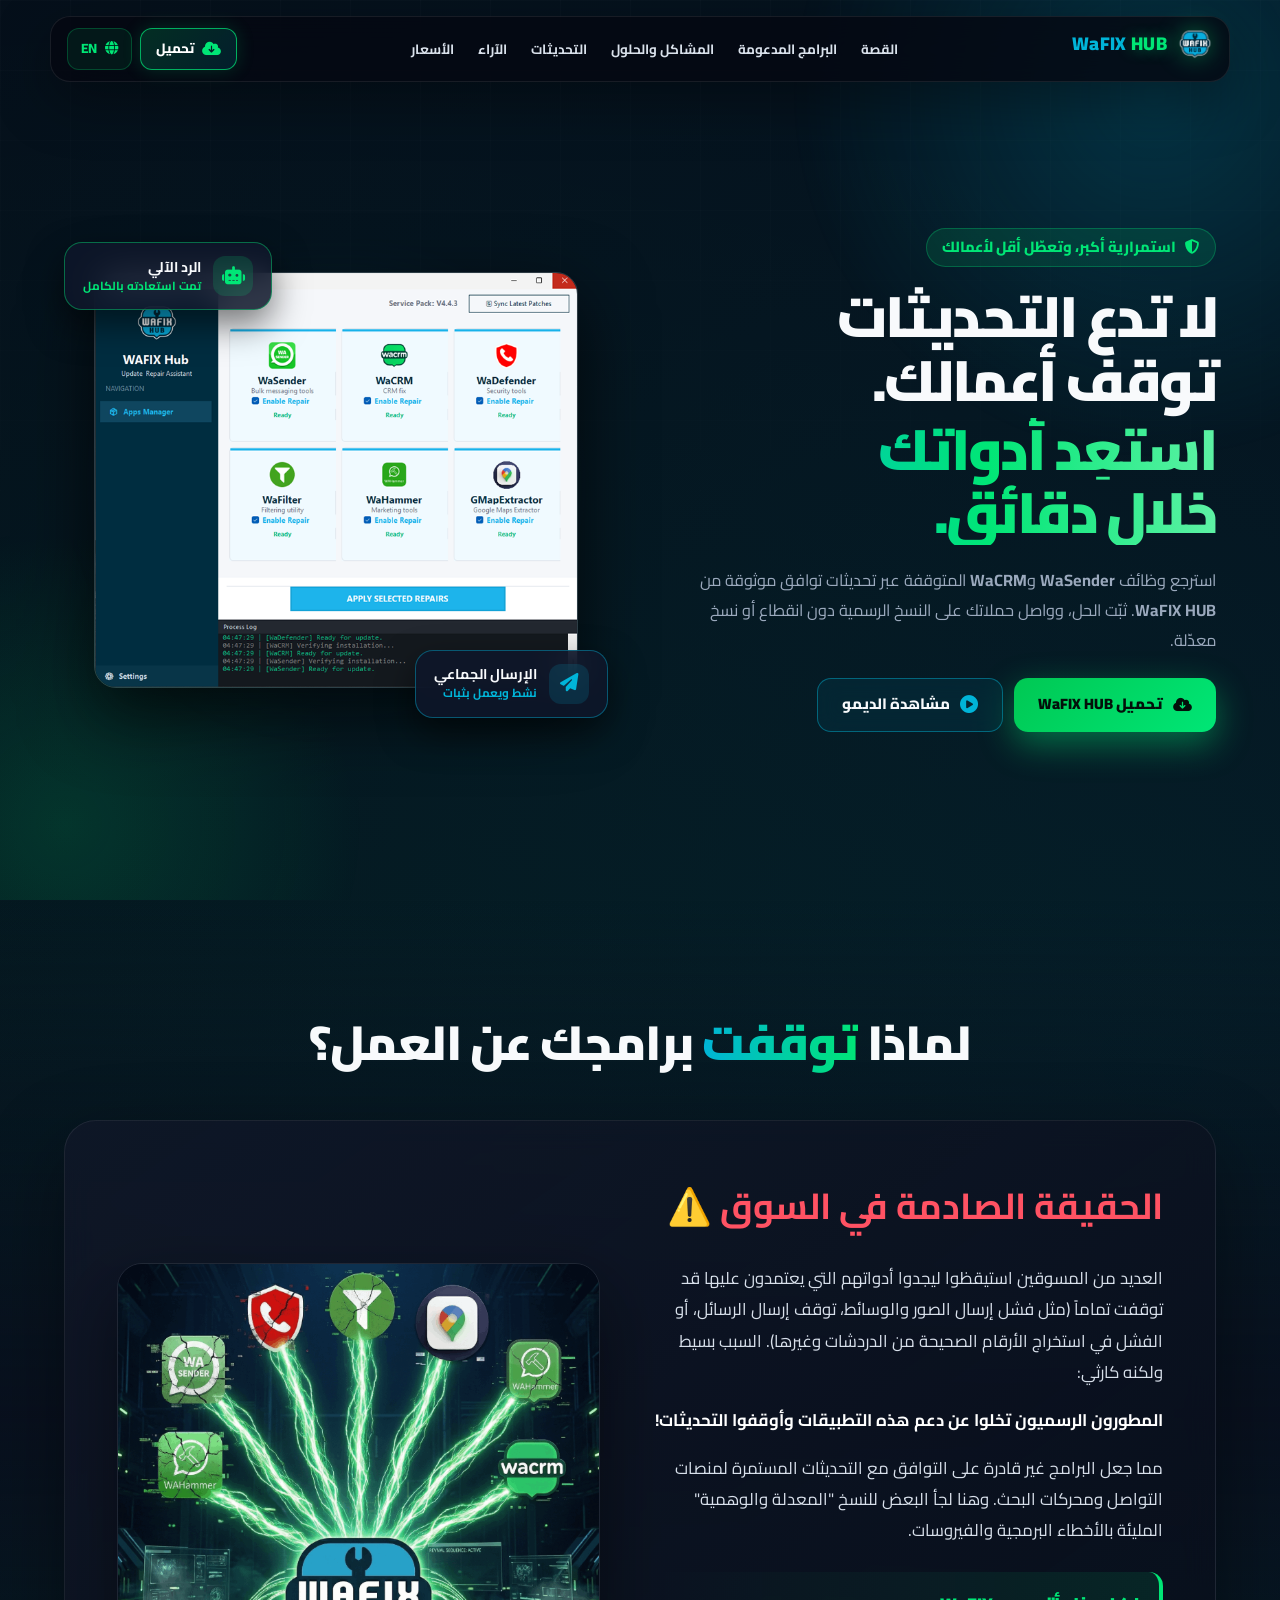
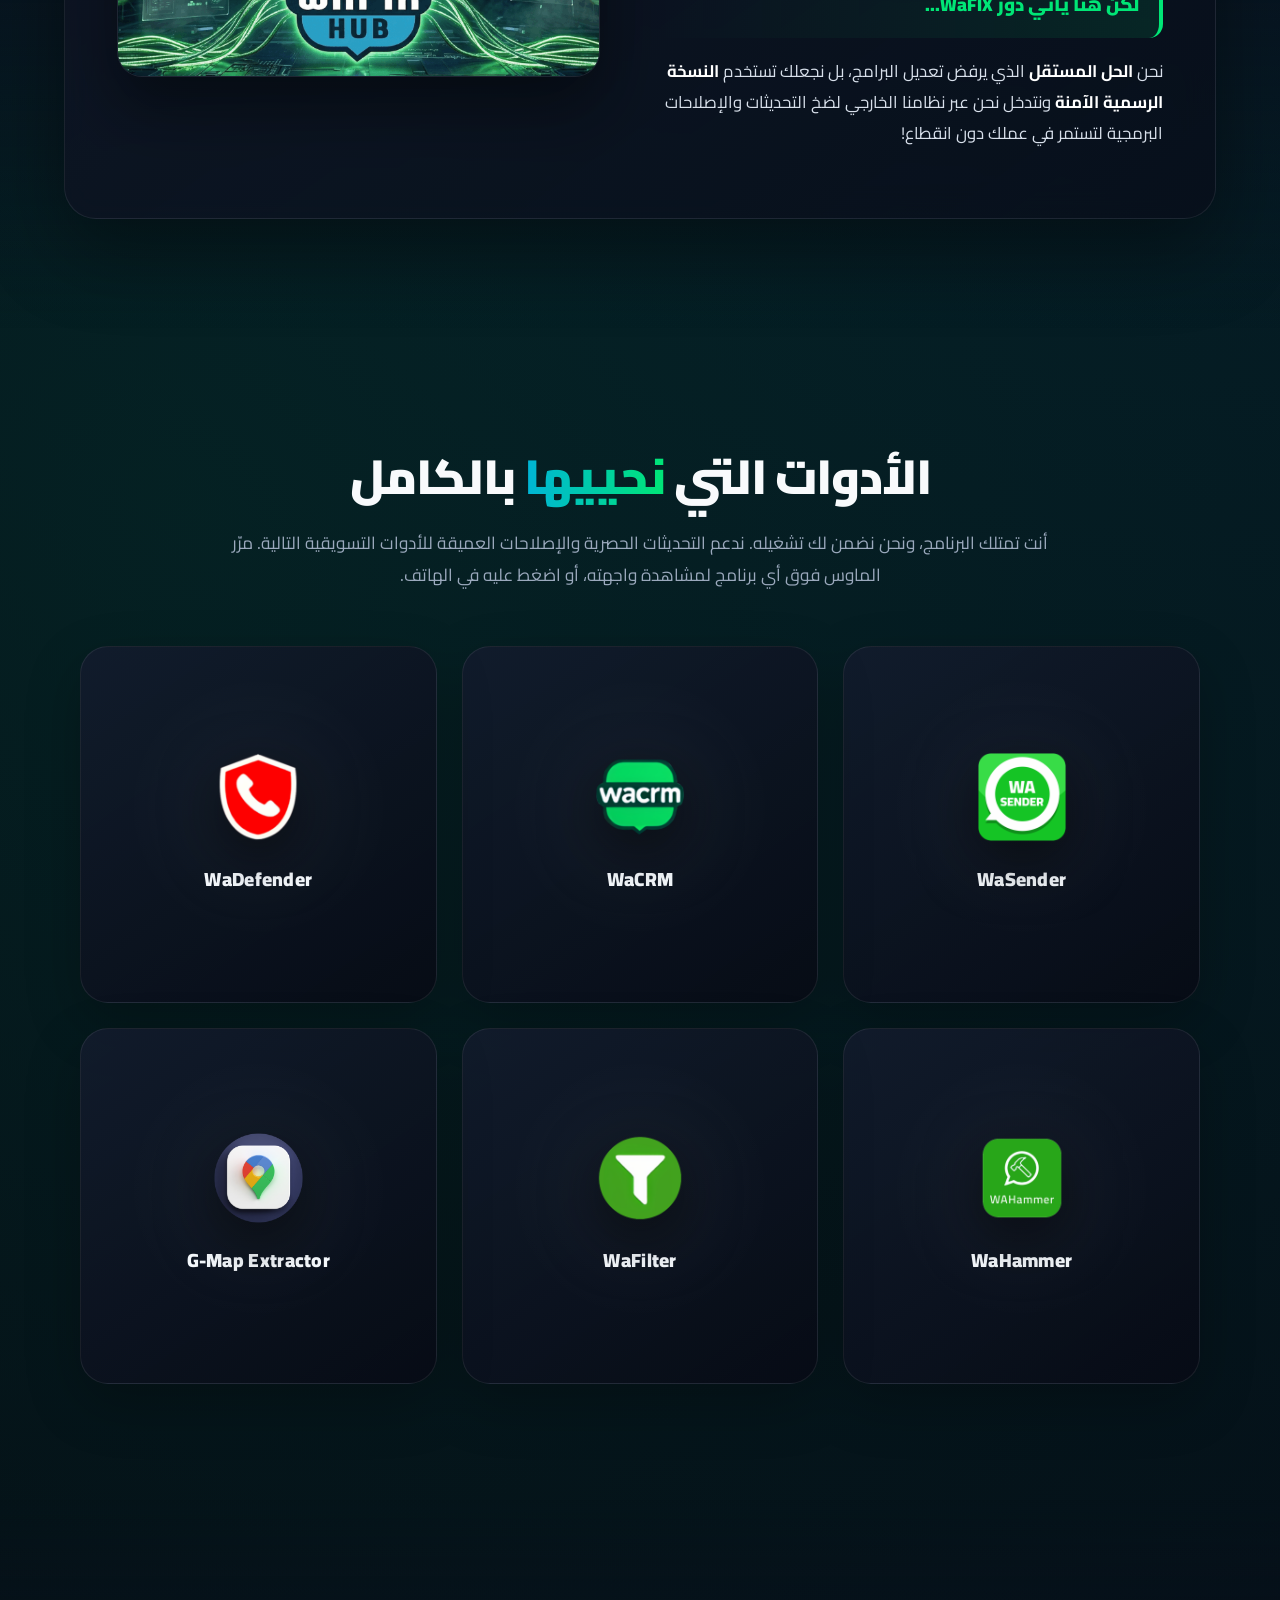
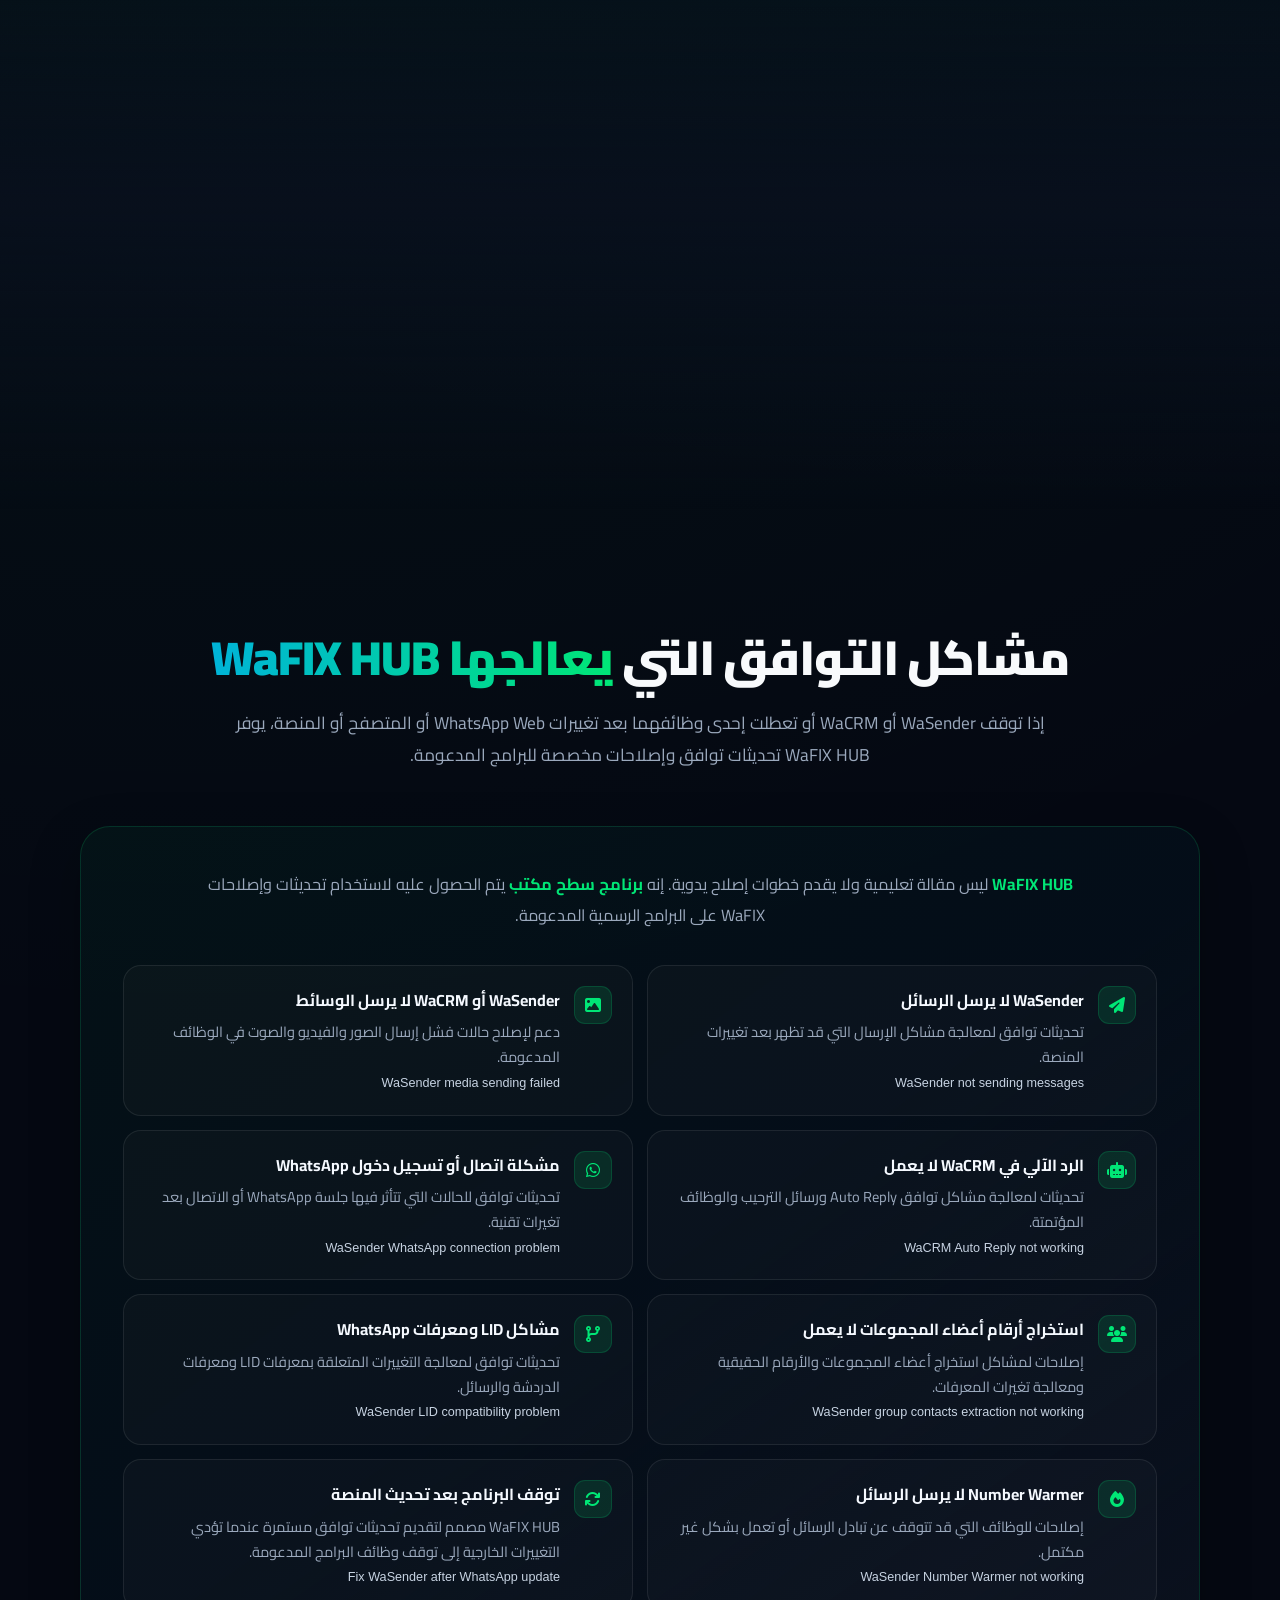
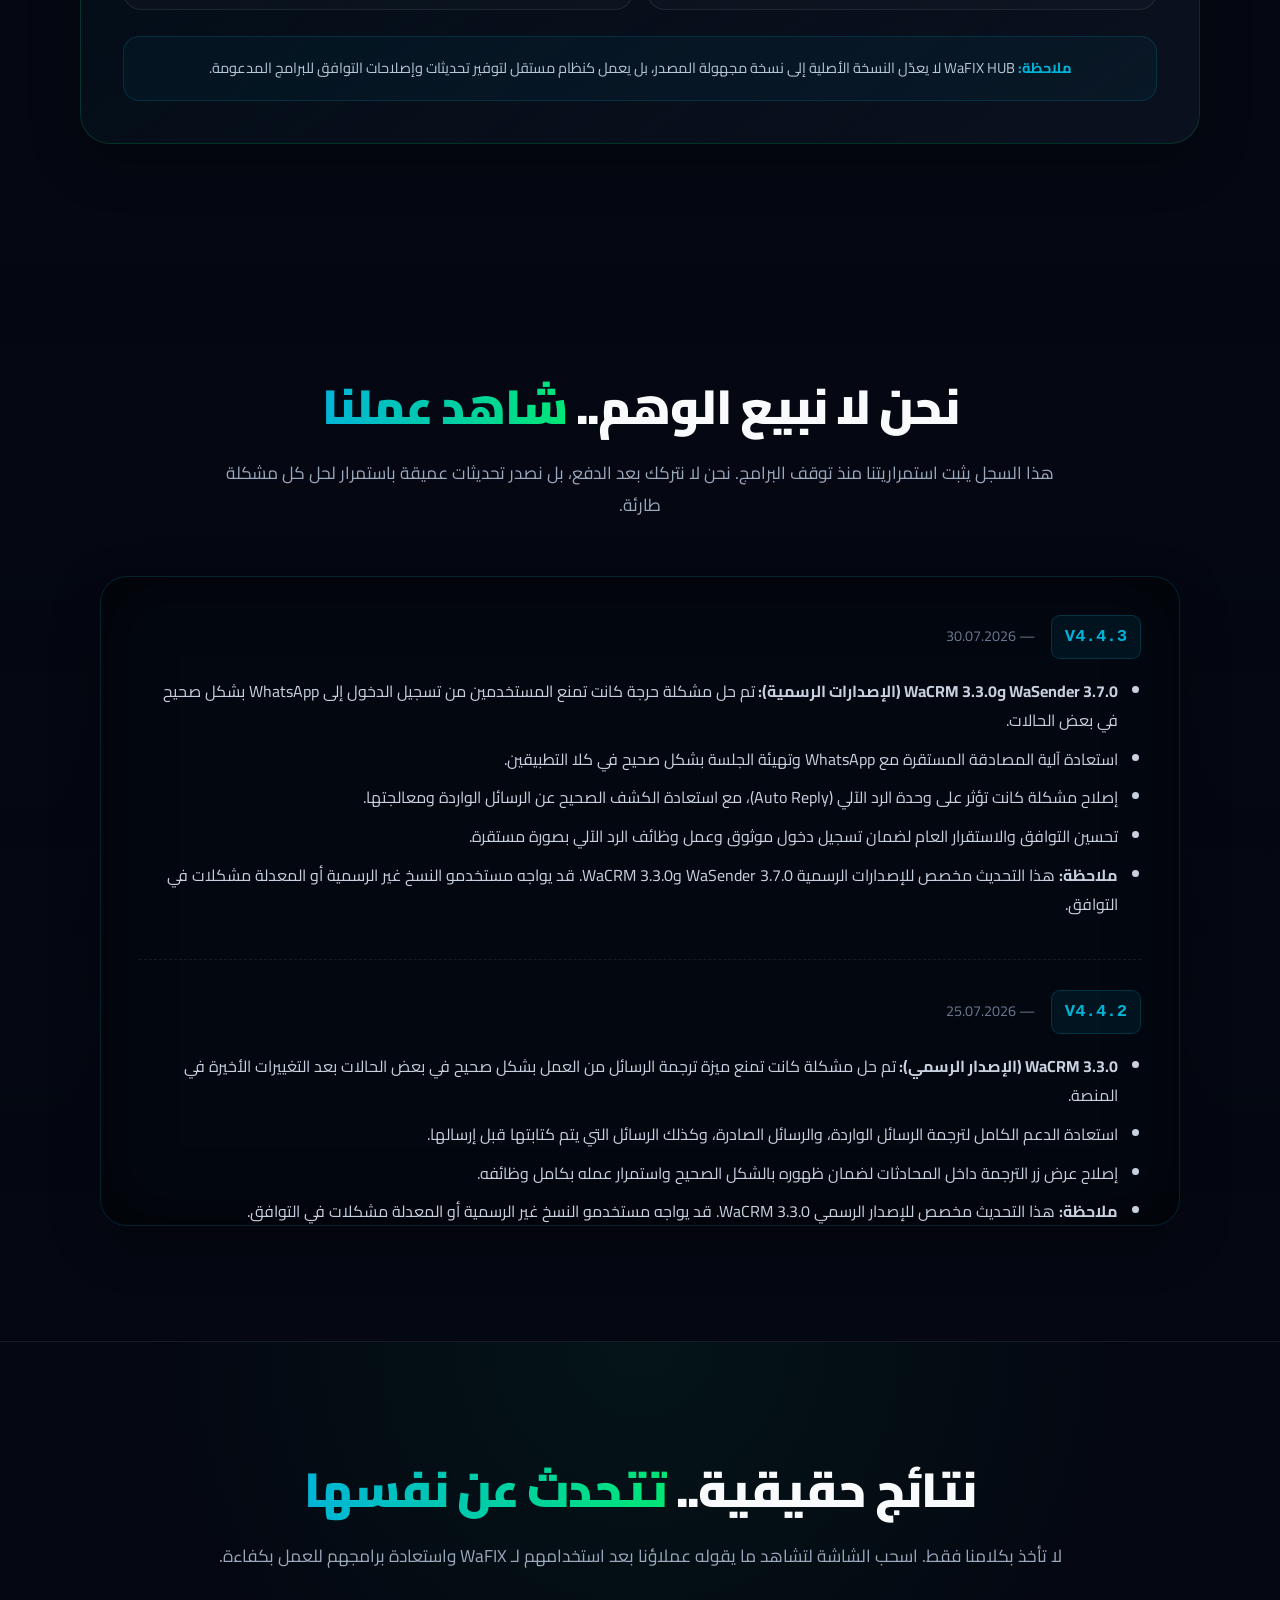
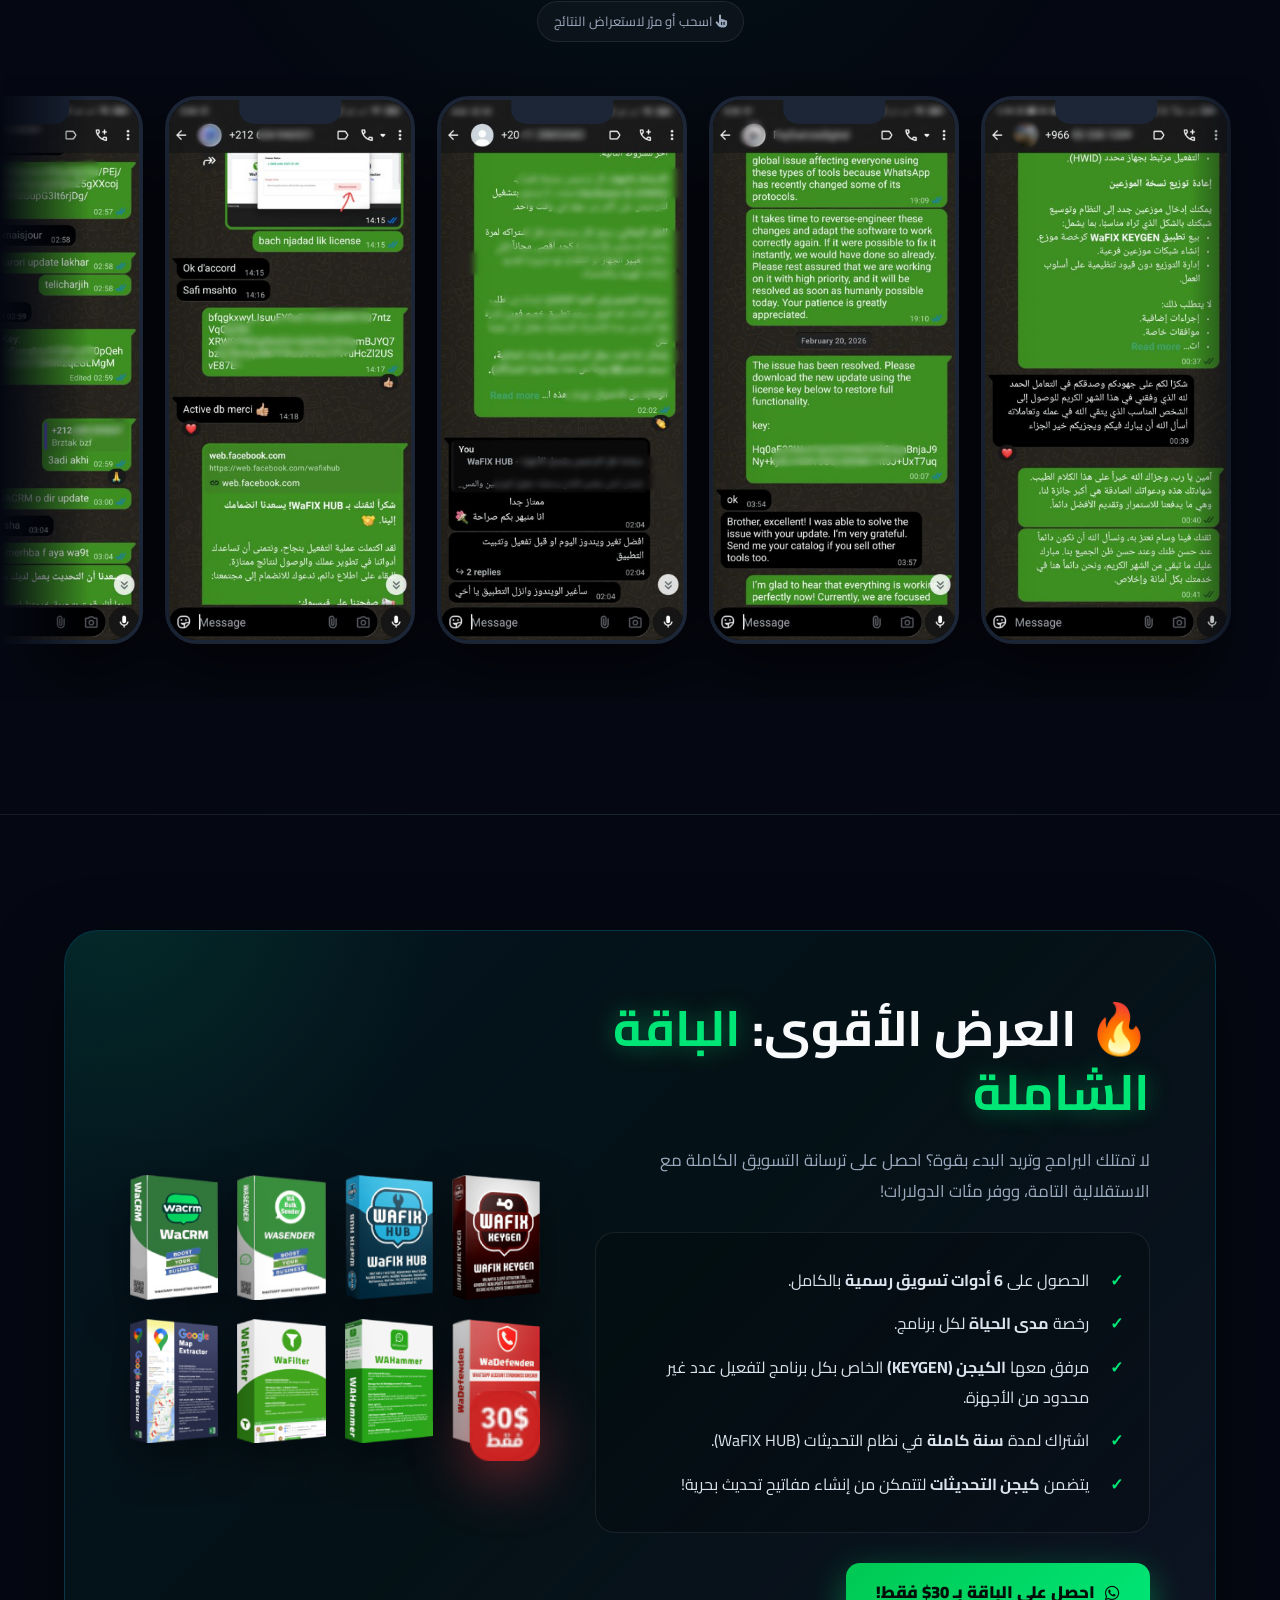
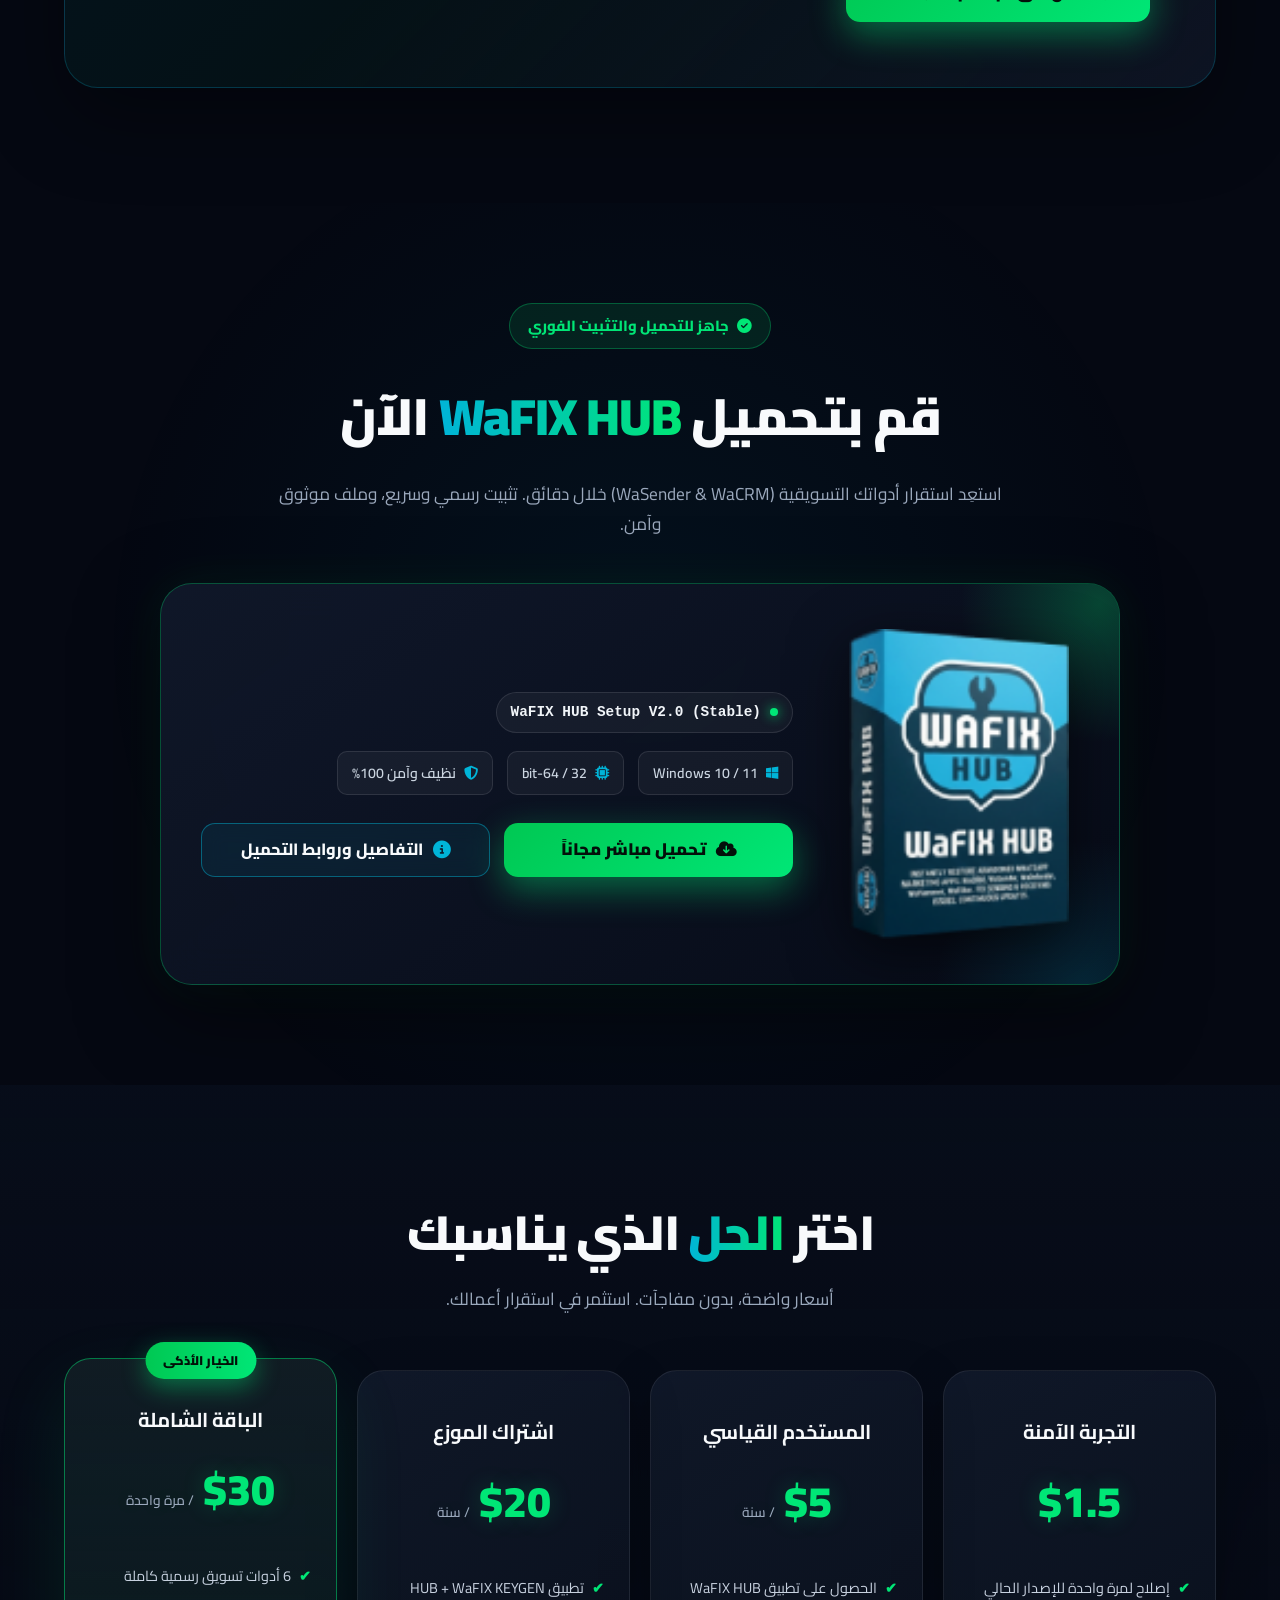
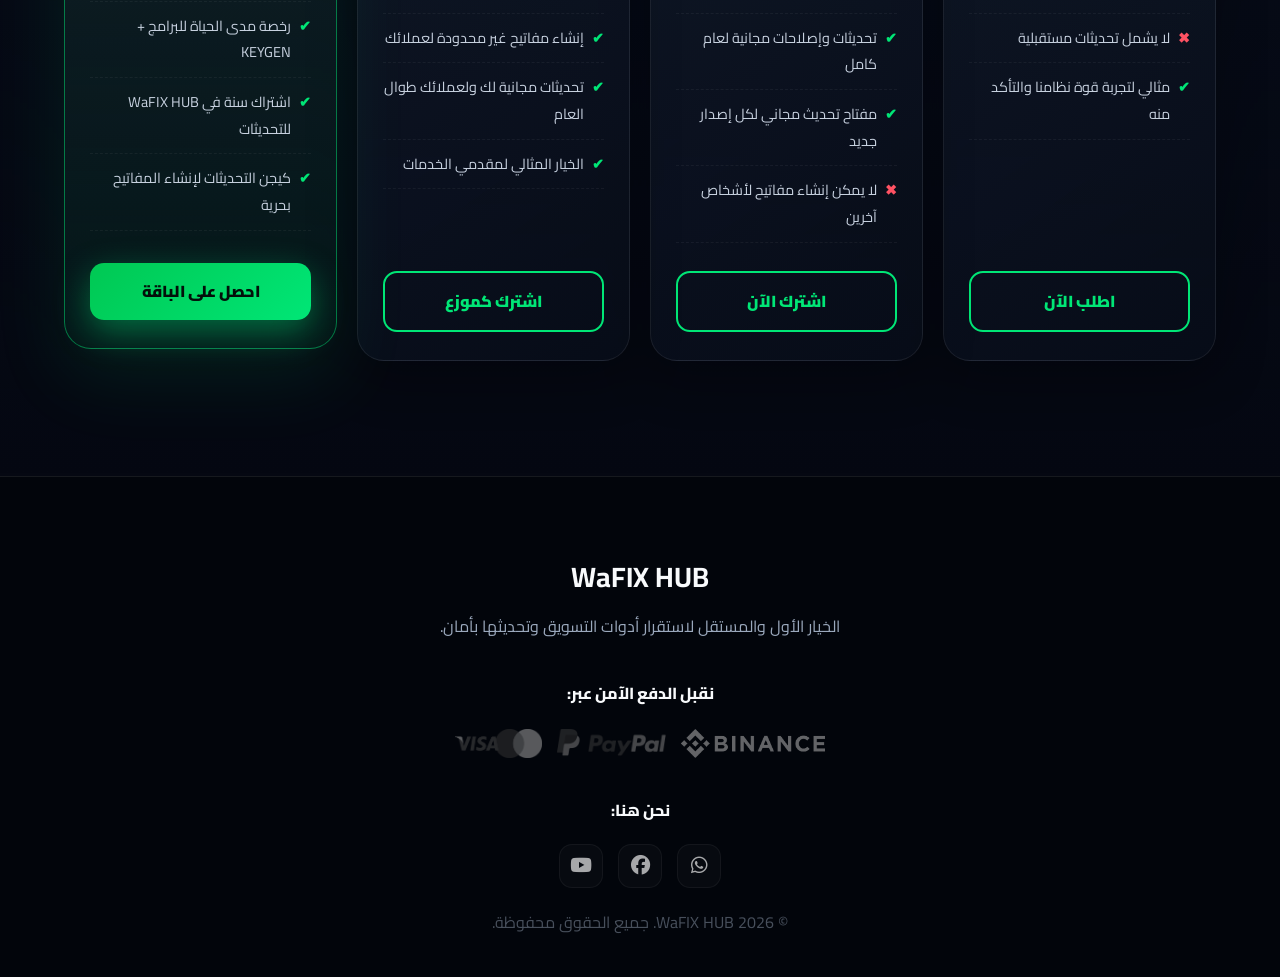
<file: index.html>
<!DOCTYPE html>
<html lang="ar" dir="rtl">

<head>

    <!-- =========================================================
         WaFIX HUB
         SEO + GEO + AI Search Optimized Version
         Domain: https://wafixhub.com/
    ========================================================== -->

    <!-- Microsoft Clarity -->
    <script type="text/javascript">
        (function (c, l, a, r, i, t, y) {
            c[a] = c[a] || function () {
                (c[a].q = c[a].q || []).push(arguments)
            };
            t = l.createElement(r);
            t.async = 1;
            t.src = "https://www.clarity.ms/tag/" + i;
            y = l.getElementsByTagName(r)[0];
            y.parentNode.insertBefore(t, y);
        })(window, document, "clarity", "script", "w269hdj1vs");
    </script>

    <!-- Google Analytics -->
    <script async src="https://www.googletagmanager.com/gtag/js?id=G-MJJ88NV2RY"></script>
    <script>
        window.dataLayer = window.dataLayer || [];

        function gtag() {
            dataLayer.push(arguments);
        }

        gtag('js', new Date());
        gtag('config', 'G-MJJ88NV2RY');
    </script>

    <!-- =========================================================
         BASIC META
    ========================================================== -->

    <meta charset="UTF-8">

    <meta name="viewport" content="width=device-width, initial-scale=1.0, viewport-fit=cover">

    <title>
        WaFIX HUB | إصلاح وتحديث WaSender وWaCRM بعد توقف البرامج
    </title>

    <meta name="description"
        content="توقف WaSender أو WaCRM عن العمل؟ WaFIX HUB هو تطبيق سطح مكتب يوفر تحديثات توافق وإصلاحات للنسخ الرسمية من WaSender وWaCRM وأدوات التسويق المدعومة لاستعادة الإرسال والرد الآلي والوسائط والاتصال بعد تحديثات المنصات.">

    <meta name="keywords"
        content="WaFIX HUB, WaSender, WaCRM, WaSender not working, WaCRM not working, WaSender stopped sending messages, WaCRM Auto Reply not working, WaSender media sending failed, إصلاح WaSender, إصلاح WaCRM, WaSender لا يعمل, WaCRM لا يعمل, تحديث WaSender, تحديث WaCRM, إصلاح الواتساب, أدوات التسويق">

    <meta name="author" content="WaFIX HUB">

    <meta name="robots" content="index, follow, max-image-preview:large, max-snippet:-1, max-video-preview:-1">

    <meta name="theme-color" content="#070b14">

    <!-- =========================================================
         CANONICAL
    ========================================================== -->

    <link rel="canonical" href="https://wafixhub.com/">
    <link rel="alternate" hreflang="ar" href="https://wafixhub.com/">
    <link rel="alternate" hreflang="en" href="https://wafixhub.com/en/">
    <link rel="alternate" hreflang="x-default" href="https://wafixhub.com/">
    <!-- =========================================================
         ICONS
    ========================================================== -->

    <link rel="icon" type="image/x-icon" href="img/wafixicon.ico?v=2">

    <link rel="shortcut icon" href="img/wafixicon.ico?v=2">

    <link rel="apple-touch-icon" href="img/wafixicon.ico?v=2">

    <!-- =========================================================
         OPEN GRAPH
    ========================================================== -->

    <meta property="og:type" content="website">

    <meta property="og:site_name" content="WaFIX HUB">

    <meta property="og:locale" content="ar_MA">

    <meta property="og:title" content="WaFIX HUB | إصلاح وتحديث WaSender وWaCRM">

    <meta property="og:description"
        content="توقف WaSender أو WaCRM؟ استخدم WaFIX HUB لتطبيق تحديثات التوافق والإصلاحات على النسخ الرسمية واستعادة الوظائف المتوقفة.">

    <meta property="og:url" content="https://wafixhub.com/">

    <meta property="og:image" content="https://wafixhub.com/img/1.png">

    <meta property="og:image:alt" content="WaFIX HUB لتحديث وإصلاح WaSender وWaCRM">

    <!-- =========================================================
         TWITTER / X
    ========================================================== -->

    <meta name="twitter:card" content="summary_large_image">

    <meta name="twitter:title" content="WaFIX HUB | إصلاح وتحديث WaSender وWaCRM">

    <meta name="twitter:description"
        content="برنامج سطح مكتب لتطبيق تحديثات التوافق والإصلاحات على WaSender وWaCRM وأدوات التسويق المدعومة.">

    <meta name="twitter:image" content="https://wafixhub.com/img/1.png">

    <!-- =========================================================
         STRUCTURED DATA
         Helps search engines understand what WaFIX HUB actually is.
    ========================================================== -->

    <script type="application/ld+json">
    {
        "@context": "https://schema.org",
        "@graph": [
            {
                "@type": "Organization",
                "@id": "https://wafixhub.com/#organization",
                "name": "WaFIX HUB",
                "url": "https://wafixhub.com/",
                "logo": "https://wafixhub.com/img/logo.png",
                "description": "WaFIX HUB develops and distributes a desktop update system for restoring compatibility and applying fixes to supported official marketing applications including WaSender and WaCRM.",
                "sameAs": [
                    "https://web.facebook.com/wafixhub",
                    "https://www.youtube.com/@WAFIXHUB"
                ]
            },
            {
                "@type": "WebSite",
                "@id": "https://wafixhub.com/#website",
                "url": "https://wafixhub.com/",
                "name": "WaFIX HUB",
                "publisher": {
                    "@id": "https://wafixhub.com/#organization"
                },
                "inLanguage": "ar"
            },
            {
                "@type": "SoftwareApplication",
                "@id": "https://wafixhub.com/#software",
                "name": "WaFIX HUB",
                "url": "https://wafixhub.com/",
                "applicationCategory": "BusinessApplication",
                "applicationSubCategory": "Software Update and Compatibility Tool",
                "operatingSystem": "Windows",
                "softwareRequirements": "Supported official versions of WaSender, WaCRM and other supported marketing tools",
                "description": "WaFIX HUB is a desktop application that applies compatibility updates and software fixes to supported official marketing applications such as WaSender and WaCRM when features stop working after platform or browser changes.",
                "publisher": {
                    "@id": "https://wafixhub.com/#organization"
                },
                "featureList": [
                    "WaSender compatibility updates",
                    "WaCRM compatibility updates",
                    "Fixes for message sending failures",
                    "Fixes for media sending failures",
                    "Fixes for WaCRM Auto Reply compatibility problems",
                    "Fixes for WhatsApp connection and login compatibility problems",
                    "Fixes for group contact extraction problems",
                    "Fixes for LID and identifier compatibility changes",
                    "Continuous updates for supported official applications"
                ],
                "offers": {
                    "@type": "AggregateOffer",
                    "priceCurrency": "USD",
                    "lowPrice": "1.5",
                    "highPrice": "30",
                    "offerCount": "4"
                }
            }
        ]
    }
    </script>

    <!-- =========================================================
         FONT / ICONS
    ========================================================== -->

    <link rel="preconnect" href="https://fonts.googleapis.com">

    <link rel="preconnect" href="https://fonts.gstatic.com" crossorigin>

    <link href="https://fonts.googleapis.com/css2?family=Cairo:wght@400;500;600;700;800;900&display=swap"
        rel="stylesheet">

    <link rel="stylesheet" href="https://cdnjs.cloudflare.com/ajax/libs/font-awesome/6.4.2/css/all.min.css">

    <style>
        .header-actions {
            display: inline-flex;
            align-items: center;
            gap: 10px;
        }

        .btn-header-download {
            display: inline-flex;
            align-items: center;
            justify-content: center;
            gap: 8px;
            min-height: 42px;
            padding: 8px 16px;
            border: 1px solid var(--primary);
            border-radius: 12px;
            background: linear-gradient(135deg, rgba(0, 230, 118, 0.16), rgba(0, 180, 216, 0.16));
            color: #ffffff;
            text-decoration: none;
            font-size: 0.88rem;
            font-weight: 800;
            white-space: nowrap;
            box-shadow: 0 0 16px rgba(0, 230, 118, 0.22);
            transition: 0.25s ease;
        }

        .btn-header-download i {
            color: var(--primary);
            font-size: 0.95rem;
            transition: transform 0.25s ease;
        }

        .btn-header-download:hover {
            transform: translateY(-2px);
            background: linear-gradient(135deg, rgba(0, 230, 118, 0.28), rgba(0, 180, 216, 0.28));
            border-color: #00e676;
            box-shadow: 0 0 25px rgba(0, 230, 118, 0.45);
            color: #ffffff;
        }

        .btn-header-download:hover i {
            transform: translateY(2px);
        }

        .nav-links a.nav-download-item {
            display: none;
            color: var(--primary);
            background: rgba(0, 230, 118, 0.08);
            border: 1px solid rgba(0, 230, 118, 0.2);
        }

        .nav-links a.nav-download-item:hover {
            background: rgba(0, 230, 118, 0.18);
            border-color: var(--primary);
        }

        @media (max-width: 1060px) {
            .nav-links a.nav-download-item {
                display: inline-flex;
                align-items: center;
                justify-content: center;
                gap: 8px;
            }
        }

        .hero-actions {
            display: flex;
            flex-wrap: wrap;
            gap: 14px;
            align-items: center;
        }

        .btn-secondary-cta {
            position: relative;
            display: inline-flex;
            align-items: center;
            justify-content: center;
            gap: 10px;
            padding: 14px 26px;
            border-radius: 14px;
            border: 1px solid rgba(0, 180, 216, 0.45);
            background: rgba(0, 180, 216, 0.08);
            color: #f8fafc;
            text-decoration: none;
            font-weight: 800;
            font-size: 1.02rem;
            backdrop-filter: blur(10px);
            transition: transform 0.25s ease, background 0.25s ease, border-color 0.25s ease, box-shadow 0.25s ease;
        }

        .btn-secondary-cta i {
            color: var(--secondary);
            font-size: 1.12rem;
        }

        .btn-secondary-cta:hover {
            transform: translateY(-4px);
            background: rgba(0, 180, 216, 0.20);
            border-color: var(--secondary);
            box-shadow: 0 12px 30px rgba(0, 180, 216, 0.32);
            color: #ffffff;
        }

        /* Download Section */
        .download-section {
            padding: 100px 5%;
            position: relative;
            overflow: hidden;
            background: radial-gradient(circle at center, rgba(0, 180, 216, 0.06), transparent 70%);
        }

        .download-container {
            width: min(1180px, 100%);
            margin: 0 auto;
            text-align: center;
        }

        .download-badge {
            display: inline-flex;
            align-items: center;
            gap: 8px;
            padding: 8px 18px;
            border-radius: 100px;
            border: 1px solid rgba(0, 230, 118, 0.3);
            background: rgba(0, 230, 118, 0.1);
            color: var(--primary);
            font-size: 0.92rem;
            font-weight: 800;
            margin-bottom: 20px;
        }

        .download-title {
            font-size: clamp(2.2rem, 4vw, 3.2rem);
            font-weight: 900;
            margin-bottom: 16px;
            letter-spacing: -1px;
        }

        .download-title span {
            background: linear-gradient(90deg, var(--secondary), var(--primary));
            -webkit-background-clip: text;
            background-clip: text;
            color: transparent;
        }

        .download-subtitle {
            max-width: 750px;
            margin: 0 auto 45px;
            color: var(--muted);
            font-size: 1.08rem;
            line-height: 1.7;
        }

        .download-card {
            position: relative;
            max-width: 960px;
            margin: 0 auto;
            padding: 45px 40px;
            border-radius: 32px;
            border: 1px solid rgba(0, 230, 118, 0.25);
            background: linear-gradient(145deg, rgba(16, 23, 40, 0.92), rgba(8, 13, 25, 0.85));
            backdrop-filter: blur(20px);
            box-shadow: 0 25px 70px rgba(0, 0, 0, 0.5), 0 0 40px rgba(0, 230, 118, 0.08);
            overflow: hidden;
        }

        .download-card-glow {
            position: absolute;
            top: -120px;
            right: -120px;
            width: 280px;
            height: 280px;
            border-radius: 50%;
            background: radial-gradient(circle, rgba(0, 230, 118, 0.25), transparent 70%);
            pointer-events: none;
        }

        .download-card-content {
            position: relative;
            z-index: 2;
            display: grid;
            grid-template-columns: 240px 1fr;
            align-items: center;
            gap: 40px;
            text-align: right;
        }

        .download-box-img {
            display: flex;
            align-items: center;
            justify-content: center;
        }

        .download-box-img img {
            width: 100%;
            max-width: 220px;
            height: auto;
            filter: drop-shadow(0 15px 30px rgba(0, 0, 0, 0.6));
            animation: heroFloat 5s ease-in-out infinite;
        }

        .download-version-tag {
            display: inline-flex;
            align-items: center;
            gap: 9px;
            padding: 6px 14px;
            background: rgba(10, 17, 32, 0.9);
            border: 1px solid rgba(255, 255, 255, 0.1);
            border-radius: 100px;
            color: #f1f5f9;
            font-family: monospace, sans-serif;
            font-size: 0.9rem;
            font-weight: 700;
            margin-bottom: 18px;
        }

        .pulse-dot {
            width: 8px;
            height: 8px;
            border-radius: 50%;
            background: var(--primary);
            box-shadow: 0 0 12px var(--primary);
            animation: badgePulse 1.8s infinite;
        }

        .download-specs {
            display: flex;
            flex-wrap: wrap;
            gap: 14px;
            margin-bottom: 28px;
        }

        .download-specs span {
            display: inline-flex;
            align-items: center;
            gap: 8px;
            padding: 8px 14px;
            border-radius: 10px;
            background: rgba(255, 255, 255, 0.035);
            border: 1px solid var(--border);
            color: #cbd5e1;
            font-size: 0.88rem;
            font-weight: 600;
        }

        .download-specs span i {
            color: var(--secondary);
        }

        .download-actions {
            display: flex;
            flex-wrap: wrap;
            gap: 14px;
            align-items: center;
        }

        @media (max-width: 850px) {
            .download-card-content {
                grid-template-columns: 1fr;
                text-align: center;
                gap: 25px;
            }

            .download-box-img img {
                max-width: 170px;
            }

            .download-specs {
                justify-content: center;
            }

            .download-actions {
                justify-content: center;
            }
        }

        @media (max-width: 600px) {
            .download-section {
                padding: 70px 4%;
            }

            .download-card {
                padding: 30px 20px;
                border-radius: 24px;
            }

            .download-actions {
                flex-direction: column;
                width: 100%;
            }

            .download-actions a {
                width: 100%;
            }
        }

        .language-switch {
            display: inline-flex;
            align-items: center;
            justify-content: center;
            gap: 8px;
            min-height: 42px;
            padding: 8px 13px;
            border: 1px solid rgba(0, 230, 118, 0.20);
            border-radius: 12px;
            background: rgba(0, 230, 118, 0.06);
            color: var(--primary);
            text-decoration: none;
            font-size: 0.86rem;
            font-weight: 800;
            white-space: nowrap;
            transition: 0.25s ease;
        }

        .language-switch:hover {
            transform: translateY(-2px);
            background: rgba(0, 230, 118, 0.12);
            border-color: rgba(0, 230, 118, 0.38);
        }

        @media (max-width: 600px) {
            .language-switch span {
                display: none;
            }

            .language-switch {
                width: 42px;
                min-width: 42px;
                padding: 0;
            }

            .btn-header-download {
                min-height: 38px;
                padding: 6px 12px;
                font-size: 0.82rem;
                gap: 6px;
            }
        }

        @media (max-width: 420px) {
            .btn-header-download span {
                display: none;
            }

            .btn-header-download {
                width: 38px;
                min-width: 38px;
                padding: 0;
            }
        }

        /* =========================================================
           ROOT
        ========================================================== */

        :root {

            --bg:
                #050812;

            --bg-soft:
                #080d19;

            --bg-section:
                #09101e;

            --card:
                rgba(18, 25, 42, 0.72);

            --card-strong:
                rgba(22, 31, 51, 0.92);

            --primary:
                #00e676;

            --primary-dark:
                #00b95c;

            --primary-soft:
                rgba(0, 230, 118, 0.12);

            --primary-glow:
                rgba(0, 230, 118, 0.42);

            --secondary:
                #00b4d8;

            --secondary-soft:
                rgba(0, 180, 216, 0.12);

            --secondary-glow:
                rgba(0, 180, 216, 0.35);

            --danger:
                #ff5263;

            --warning:
                #ffc857;

            --text:
                #f8fafc;

            --muted:
                #9ba9bd;

            --border:
                rgba(255, 255, 255, 0.08);

            --border-strong:
                rgba(255, 255, 255, 0.14);

            --shadow:
                0 30px 80px rgba(0, 0, 0, 0.38);

            --shadow-soft:
                0 18px 50px rgba(0, 0, 0, 0.28);

            --radius:
                28px;

            --radius-small:
                18px;

            --transition:
                0.35s cubic-bezier(.2, .8, .2, 1);
        }


        /* =========================================================
           RESET
        ========================================================== */

        * {

            margin: 0;

            padding: 0;

            box-sizing: border-box;
        }


        html {

            scroll-behavior: smooth;

            scroll-padding-top: 100px;
        }


        body {

            font-family:
                "Cairo",
                "Segoe UI",
                Tahoma,
                Arial,
                sans-serif;

            background:
                radial-gradient(circle at 90% 10%,
                    rgba(0, 180, 216, 0.10),
                    transparent 28%),
                radial-gradient(circle at 15% 20%,
                    rgba(0, 230, 118, 0.08),
                    transparent 25%),
                var(--bg);

            color: var(--text);

            line-height: 1.85;

            overflow-x: hidden;

            min-height: 100vh;
        }


        body::before {

            content: "";

            position: fixed;

            inset: 0;

            z-index: -10;

            pointer-events: none;

            background-image:
                linear-gradient(rgba(255, 255, 255, 0.015) 1px,
                    transparent 1px),
                linear-gradient(90deg,
                    rgba(255, 255, 255, 0.015) 1px,
                    transparent 1px);

            background-size:
                70px 70px;

            mask-image:
                linear-gradient(to bottom,
                    black,
                    transparent 80%);
        }


        a {

            color: inherit;
        }


        img {

            display: block;

            max-width: 100%;
        }


        ::selection {

            color: #000;

            background: var(--primary);
        }


        /* =========================================================
           SCROLLBAR
        ========================================================== */

        ::-webkit-scrollbar {

            width: 10px;

            height: 10px;
        }


        ::-webkit-scrollbar-track {

            background: var(--bg);
        }


        ::-webkit-scrollbar-thumb {

            background:
                linear-gradient(var(--secondary),
                    var(--primary));

            border-radius: 30px;

            border: 2px solid var(--bg);
        }


        /* =========================================================
           REVEAL ANIMATIONS
        ========================================================== */

        .reveal {

            opacity: 0;

            transform:
                translateY(35px) scale(0.99);

            transition:
                opacity 0.8s ease,
                transform 0.8s ease;
        }


        .reveal.active {

            opacity: 1;

            transform:
                translateY(0) scale(1);
        }


        /* =========================================================
           GLOBAL SECTION STYLES
        ========================================================== */

        section {

            position: relative;

            isolation: isolate;
        }


        .section-shell {

            width:
                min(1180px, 90%);

            margin:
                0 auto;
        }


        .section-title {

            text-align: center;

            font-size:
                clamp(2rem, 4vw, 3rem);

            font-weight: 900;

            line-height: 1.35;

            margin-bottom: 18px;

            letter-spacing: -1px;
        }


        .section-title span {

            background:
                linear-gradient(90deg,
                    var(--secondary),
                    var(--primary));

            -webkit-background-clip:
                text;

            background-clip:
                text;

            color:
                transparent;
        }


        .section-desc {

            text-align: center;

            max-width: 850px;

            margin:
                0 auto 55px;

            color:
                var(--muted);

            font-size:
                1.08rem;
        }


        /* =========================================================
           BUTTONS
        ========================================================== */

        .btn-primary {

            position: relative;

            display: inline-flex;

            align-items: center;

            justify-content: center;

            gap: 10px;

            border: none;

            padding:
                14px 30px;

            border-radius:
                14px;

            color: #03100a;

            background:
                linear-gradient(135deg,
                    #00c853,
                    var(--primary));

            text-decoration:
                none;

            font-weight:
                900;

            cursor:
                pointer;

            overflow:
                hidden;

            box-shadow:
                0 12px 35px var(--primary-glow);

            transition:
                transform var(--transition),
                box-shadow var(--transition),
                filter var(--transition);
        }


        .btn-primary::before {

            content: "";

            position: absolute;

            top: -60%;

            left: -60%;

            width: 45%;

            height: 220%;

            background:
                linear-gradient(90deg,
                    transparent,
                    rgba(255, 255, 255, 0.5),
                    transparent);

            transform:
                rotate(25deg);

            transition:
                left 0.7s ease;
        }


        .btn-primary:hover {

            transform:
                translateY(-4px);

            box-shadow:
                0 18px 45px var(--primary-glow);

            filter:
                brightness(1.04);
        }


        .btn-primary:hover::before {

            left:
                140%;
        }


        /* =========================================================
           HEADER
        ========================================================== */

        header {
            position: fixed;
            top: 16px;
            left: 50%;
            transform: translate(-50%, 0);
            width: min(1180px, 94%);
            min-height: 66px;
            padding: 9px 18px;
            display: flex;
            align-items: center;
            justify-content: space-between;
            gap: 16px;
            border: 1px solid var(--border);
            border-radius: 20px;
            background: rgba(5, 8, 18, 0.78);
            backdrop-filter: blur(22px);
            -webkit-backdrop-filter: blur(22px);
            box-shadow: 0 18px 55px rgba(0, 0, 0, 0.35);
            z-index: 1000;
            transition: transform 0.4s cubic-bezier(0.16, 1, 0.3, 1),
                background 0.3s ease,
                border-color 0.3s ease,
                box-shadow 0.3s ease,
                opacity 0.35s ease;
            will-change: transform;
        }

        header.scrolled {
            background: rgba(5, 8, 18, 0.95);
            border-color: rgba(0, 230, 118, 0.22);
            box-shadow: 0 20px 60px rgba(0, 0, 0, 0.5);
        }

        header.header-hidden {
            transform: translate(-50%, -130%);
            opacity: 0;
            pointer-events: none;
        }

        .logo a {
            display: flex;
            align-items: center;
            gap: 10px;
            text-decoration: none;
        }

        .logo img {
            height: 38px;
            width: auto;
            filter: drop-shadow(0 0 12px var(--primary-glow));
            transition: transform 0.3s ease;
        }

        .logo:hover img {
            transform: rotate(-4deg) scale(1.07);
        }

        .logo-name {
            font-size: 1.25rem;
            font-weight: 900;
            letter-spacing: 0.5px;
            color: var(--secondary);
        }

        .logo-name span {
            color: var(--primary);
            text-shadow: 0 0 15px var(--primary-glow);
        }

        .nav-links {
            display: flex;
            align-items: center;
            gap: 4px;
        }

        .nav-links a {
            position: relative;
            padding: 7px 11px;
            border-radius: 10px;
            text-decoration: none;
            color: #d9e1eb;
            font-size: 0.88rem;
            font-weight: 700;
            white-space: nowrap;
            transition: color 0.25s ease, background 0.25s ease;
        }

        .nav-links a:hover {
            color: var(--primary);
            background: var(--primary-soft);
        }


        .menu-toggle {

            display:
                none;

            width:
                46px;

            height:
                46px;

            align-items:
                center;

            justify-content:
                center;

            color:
                var(--text);

            background:
                rgba(255, 255, 255, 0.05);

            border:
                1px solid var(--border);

            border-radius:
                12px;

            font-size:
                1.3rem;

            cursor:
                pointer;
        }


        /* =========================================================
           HERO
        ========================================================== */

        .hero {

            min-height:
                100vh;

            display:
                flex;

            align-items:
                center;

            overflow:
                hidden;

            padding:
                145px 5% 90px;
        }


        .hero::before {

            content: "";

            position:
                absolute;

            width:
                750px;

            height:
                750px;

            top:
                -280px;

            right:
                -250px;

            border-radius:
                50%;

            background:
                radial-gradient(circle,
                    rgba(0, 180, 216, 0.20),
                    transparent 68%);

            filter:
                blur(10px);

            z-index:
                -2;
        }


        .hero::after {

            content: "";

            position:
                absolute;

            width:
                650px;

            height:
                650px;

            left:
                -260px;

            bottom:
                -250px;

            border-radius:
                50%;

            background:
                radial-gradient(circle,
                    rgba(0, 230, 118, 0.14),
                    transparent 65%);

            z-index:
                -2;
        }


        .hero-inner {

            width:
                min(1180px, 100%);

            margin:
                0 auto;

            display:
                grid;

            grid-template-columns:
                minmax(0, 1.15fr) minmax(340px, 0.85fr);

            align-items:
                center;

            gap:
                70px;
        }


        .hero-content {

            position:
                relative;

            z-index:
                3;
        }


        .hero-badge {

            width:
                fit-content;

            display:
                flex;

            align-items:
                center;

            gap:
                9px;

            margin-bottom:
                24px;

            padding:
                8px 17px;

            border:
                1px solid rgba(0, 230, 118, 0.28);

            border-radius:
                100px;

            color:
                var(--primary);

            background:
                var(--primary-soft);

            font-size:
                0.92rem;

            font-weight:
                800;
        }


        .hero-badge::before {

            content: "";

            width:
                8px;

            height:
                8px;

            border-radius:
                50%;

            background:
                var(--primary);

            box-shadow:
                0 0 15px var(--primary);

            animation:
                badgePulse 1.8s infinite;
        }


        .hero h1 {

            max-width:
                780px;

            font-size:
                clamp(2.6rem, 5.2vw, 4.6rem);

            line-height:
                1.18;

            font-weight:
                900;

            letter-spacing:
                -2px;

            margin-bottom:
                24px;
        }


        .hero h1 span {

            position:
                relative;

            display:
                inline-block;

            color:
                var(--primary);

            text-shadow:
                0 0 35px rgba(0, 230, 118, 0.25);
        }


        .hero h1 span::after {

            content: "";

            position:
                absolute;

            left:
                5%;

            bottom:
                5px;

            width:
                90%;

            height:
                10px;

            border-radius:
                30px;

            background:
                rgba(0, 230, 118, 0.16);

            z-index:
                -1;
        }


        .hero p {

            max-width:
                760px;

            color:
                var(--muted);

            font-size:
                1.12rem;

            margin-bottom:
                32px;
        }


        .hero-ai-context {

            display:
                flex;

            flex-wrap:
                wrap;

            gap:
                8px;

            margin:
                0 0 32px;

            max-width:
                760px;
        }


        .hero-ai-context span {

            direction:
                ltr;

            font-family:
                Arial,
                sans-serif;

            padding:
                6px 11px;

            border-radius:
                8px;

            color:
                #b8c4d3;

            border:
                1px solid var(--border);

            background:
                rgba(255, 255, 255, 0.025);

            font-size:
                0.78rem;
        }


        .hero-img {

            position:
                relative;

            z-index:
                1;

            animation:
                heroFloat 6s ease-in-out infinite;
        }


        .hero-img::before {

            content: "";

            position:
                absolute;

            inset:
                8%;

            border-radius:
                50%;

            background:
                var(--primary);

            filter:
                blur(100px);

            opacity:
                0.12;

            z-index:
                -1;
        }


        .hero-img img {

            width:
                100%;

            border:
                1px solid var(--border-strong);

            border-radius:
                28px;

            box-shadow:
                0 40px 110px rgba(0, 0, 0, 0.62);
        }


        /* =========================================================
           STORY
        ========================================================== */

        .the-story {

            padding:
                110px 5%;

            background:
                linear-gradient(to bottom,
                    transparent,
                    rgba(9, 16, 30, 0.95),
                    transparent);
        }


        .story-container {

            width:
                min(1180px, 100%);

            margin:
                45px auto 0;

            display:
                grid;

            grid-template-columns:
                1fr 0.95fr;

            gap:
                55px;

            align-items:
                center;

            padding:
                52px;

            border:
                1px solid var(--border);

            border-radius:
                32px;

            background:
                linear-gradient(145deg,
                    rgba(16, 23, 40, 0.86),
                    rgba(8, 13, 25, 0.72));

            box-shadow:
                var(--shadow);

            backdrop-filter:
                blur(16px);
        }


        .story-text h2 {

            display:
                flex;

            align-items:
                center;

            gap:
                10px;

            color:
                var(--danger);

            font-size:
                clamp(1.65rem, 3vw, 2.25rem);

            margin-bottom:
                24px;
        }


        .story-text p {

            color:
                #d8e0eb;

            margin-bottom:
                17px;

            font-size:
                1.05rem;
        }


        .story-text strong {

            color:
                #fff;
        }


        .story-text .highlight {

            display:
                block;

            position:
                relative;

            margin:
                26px 0 18px;

            padding:
                16px 20px;

            border-right:
                4px solid var(--primary);

            border-radius:
                14px;

            color:
                var(--primary);

            background:
                linear-gradient(to left,
                    rgba(0, 230, 118, 0.10),
                    transparent);

            font-weight:
                900;

            font-size:
                1.16rem;
        }


        .story-img {

            position:
                relative;

            text-align:
                center;
        }


        .story-img img {

            width:
                100%;

            border-radius:
                25px;

            filter:
                saturate(0.8);

            border:
                1px solid var(--border);

            box-shadow:
                0 30px 65px rgba(0, 0, 0, 0.45);

            transition:
                transform var(--transition),
                filter var(--transition),
                box-shadow var(--transition);
        }


        .story-img:hover img {

            filter:
                saturate(1.1);

            transform:
                translateY(-9px) scale(1.018);

            box-shadow:
                0 40px 80px rgba(255, 82, 99, 0.10);
        }


        /* =========================================================
           SUPPORTED TOOLS
        ========================================================== */

        .supported-tools {

            padding:
                115px 5%;
        }


        .tools-grid-new {

            width:
                min(1120px, 100%);

            margin:
                55px auto 0;

            display:
                grid;

            grid-template-columns:
                repeat(3, minmax(0, 1fr));

            gap:
                25px;
        }


        /*
           IMPORTANT SECTION:
           Logo -> screenshot reveal animation
        */

        .tool-card {

            position:
                relative;

            aspect-ratio:
                1 / 1;

            display:
                flex;

            align-items:
                center;

            justify-content:
                center;

            border:
                1px solid var(--border);

            border-radius:
                28px;

            background:
                linear-gradient(145deg,
                    rgba(20, 28, 46, 0.84),
                    rgba(7, 11, 21, 0.92));

            overflow:
                hidden;

            cursor:
                pointer;

            isolation:
                isolate;

            box-shadow:
                0 20px 55px rgba(0, 0, 0, 0.24);

            transition:
                transform 0.48s cubic-bezier(.18, .89, .32, 1.28),
                border-color 0.4s ease,
                box-shadow 0.4s ease;
        }


        .tool-card::before {

            content: "";

            position:
                absolute;

            inset:
                -40%;

            z-index:
                -1;

            background:
                conic-gradient(from 90deg,
                    transparent,
                    rgba(0, 230, 118, 0.13),
                    transparent,
                    rgba(0, 180, 216, 0.13),
                    transparent);

            animation:
                cardGlowRotate 9s linear infinite;

            opacity:
                0;

            transition:
                opacity 0.4s ease;
        }


        .tool-card::after {

            content:
                "عرض البرنامج";

            position:
                absolute;

            bottom:
                18px;

            left:
                50%;

            transform:
                translate(-50%, 18px);

            padding:
                7px 15px;

            border-radius:
                50px;

            color:
                #fff;

            background:
                rgba(4, 8, 16, 0.78);

            border:
                1px solid rgba(255, 255, 255, 0.15);

            backdrop-filter:
                blur(12px);

            font-size:
                0.75rem;

            opacity:
                0;

            z-index:
                5;

            pointer-events:
                none;

            transition:
                opacity 0.35s ease,
                transform 0.35s ease;
        }


        .tool-card:hover,
        .tool-card.preview-active {

            transform:
                translateY(-13px) scale(1.025);

            border-color:
                rgba(0, 230, 118, 0.48);

            box-shadow:
                0 30px 75px rgba(0, 230, 118, 0.12);
        }


        .tool-card:hover::before,
        .tool-card.preview-active::before {

            opacity:
                1;
        }


        .tool-card:hover::after,
        .tool-card.preview-active::after {

            opacity:
                1;

            transform:
                translate(-50%, 0);
        }


        .card-front {

            position:
                relative;

            z-index:
                3;

            width:
                100%;

            height:
                100%;

            display:
                flex;

            flex-direction:
                column;

            align-items:
                center;

            justify-content:
                center;

            gap:
                20px;

            padding:
                28px;

            background:
                radial-gradient(circle at 50% 45%,
                    rgba(255, 255, 255, 0.04),
                    transparent 50%);

            transition:
                opacity 0.38s ease,
                transform 0.48s cubic-bezier(.2, .8, .2, 1),
                filter 0.38s ease;
        }


        .card-front img {

            width:
                auto;

            height:
                90px;

            max-width:
                70%;

            object-fit:
                contain;

            filter:
                drop-shadow(0 18px 28px rgba(0, 0, 0, 0.55));

            transition:
                transform 0.45s cubic-bezier(.2, .8, .2, 1);
        }


        .card-front span {

            color:
                #f7fbff;

            font-weight:
                900;

            font-size:
                1.2rem;

            letter-spacing:
                0.3px;
        }


        .tool-card:hover .card-front,
        .tool-card.preview-active .card-front {

            opacity:
                0;

            transform:
                scale(0.82);

            filter:
                blur(5px);
        }


        .tool-card:hover .card-front img,
        .tool-card.preview-active .card-front img {

            transform:
                scale(1.15) rotate(4deg);
        }


        .card-hover-img {

            position:
                absolute;

            inset:
                0;

            z-index:
                2;

            width:
                100%;

            height:
                100%;

            object-fit:
                cover;

            object-position:
                center;

            opacity:
                0;

            transform:
                scale(1.18);

            filter:
                brightness(0.72) saturate(1.05);

            transition:
                opacity 0.5s ease,
                transform 0.72s cubic-bezier(.2, .8, .2, 1),
                filter 0.5s ease;
        }


        .tool-card:hover .card-hover-img,
        .tool-card.preview-active .card-hover-img {

            opacity:
                1;

            transform:
                scale(1);

            filter:
                brightness(0.9) saturate(1.1);
        }


        /* =========================================================
           BENEFITS
        ========================================================== */

        .benefits {

            padding:
                115px 5%;

            background:
                linear-gradient(180deg,
                    transparent,
                    rgba(9, 16, 30, 0.80),
                    transparent);
        }


        .benefits-grid {

            width:
                min(1120px, 100%);

            margin:
                55px auto 0;

            display:
                grid;

            grid-template-columns:
                repeat(3, 1fr);

            gap:
                25px;
        }


        .benefit-card {

            position:
                relative;

            padding:
                42px 34px;

            border:
                1px solid var(--border);

            border-radius:
                25px;

            background:
                linear-gradient(145deg,
                    rgba(20, 28, 46, 0.78),
                    rgba(8, 13, 25, 0.75));

            overflow:
                hidden;

            box-shadow:
                var(--shadow-soft);

            transition:
                transform var(--transition),
                border-color var(--transition),
                background var(--transition);
        }


        .benefit-card::before {

            content: "";

            position:
                absolute;

            top:
                0;

            right:
                0;

            width:
                4px;

            height:
                0;

            background:
                linear-gradient(var(--primary),
                    var(--secondary));

            transition:
                height 0.45s ease;
        }


        .benefit-card:hover {

            transform:
                translateY(-10px);

            border-color:
                rgba(0, 180, 216, 0.25);

            background:
                rgba(22, 31, 51, 0.88);
        }


        .benefit-card:hover::before {

            height:
                100%;
        }


        .benefit-card h3 {

            margin-bottom:
                16px;

            color:
                var(--secondary);

            font-size:
                1.35rem;
        }


        .benefit-card p {

            color:
                var(--muted);
        }


        /* =========================================================
           GEO / AI DISCOVERY SECTION
           Visible, useful content — not hidden keyword stuffing.
        ========================================================== */

        .compatibility-section {

            padding:
                115px 5%;
        }


        .compatibility-panel {

            width:
                min(1120px, 100%);

            margin:
                48px auto 0;

            padding:
                42px;

            border:
                1px solid rgba(0, 230, 118, 0.16);

            border-radius:
                30px;

            background:
                linear-gradient(145deg,
                    rgba(0, 230, 118, 0.045),
                    rgba(0, 180, 216, 0.035),
                    rgba(12, 18, 32, 0.90));

            box-shadow:
                var(--shadow-soft);
        }


        .compatibility-intro {

            max-width:
                900px;

            margin:
                0 auto 35px;

            text-align:
                center;

            color:
                var(--muted);

            font-size:
                1.02rem;
        }


        .compatibility-intro strong {

            color:
                var(--primary);
        }


        .issues-grid {

            display:
                grid;

            grid-template-columns:
                repeat(2, minmax(0, 1fr));

            gap:
                14px;
        }


        .issue-item {

            display:
                flex;

            align-items:
                flex-start;

            gap:
                14px;

            padding:
                20px;

            border:
                1px solid var(--border);

            border-radius:
                18px;

            background:
                rgba(255, 255, 255, 0.025);

            transition:
                transform 0.3s ease,
                background 0.3s ease,
                border-color 0.3s ease;
        }


        .issue-item:hover {

            transform:
                translateY(-4px);

            border-color:
                rgba(0, 230, 118, 0.25);

            background:
                rgba(0, 230, 118, 0.04);
        }


        .issue-icon {

            flex:
                0 0 38px;

            height:
                38px;

            border-radius:
                11px;

            display:
                flex;

            align-items:
                center;

            justify-content:
                center;

            color:
                var(--primary);

            background:
                var(--primary-soft);

            border:
                1px solid rgba(0, 230, 118, 0.17);
        }


        .issue-item h3 {

            font-size:
                1rem;

            margin-bottom:
                5px;

            color:
                #f5f9ff;
        }


        .issue-item p {

            color:
                var(--muted);

            font-size:
                0.91rem;

            line-height:
                1.7;
        }


        .issue-query {

            direction:
                ltr;

            unicode-bidi:
                isolate;

            display:
                inline-block;

            color:
                #c7d3e2;

            font-family:
                Arial,
                sans-serif;

            font-size:
                0.79rem;
        }


        .product-notice {

            margin-top:
                26px;

            padding:
                18px 22px;

            border-radius:
                16px;

            border:
                1px solid rgba(0, 180, 216, 0.17);

            color:
                #b9c6d7;

            background:
                rgba(0, 180, 216, 0.045);

            text-align:
                center;

            font-size:
                0.91rem;
        }


        .product-notice strong {

            color:
                var(--secondary);
        }


        /* =========================================================
           UPDATES
        ========================================================== */

        .updates-section {

            padding:
                115px 5%;

            background:
                linear-gradient(180deg,
                    transparent,
                    rgba(5, 8, 18, 0.8));
        }


        .changelog-box {

            width:
                min(1080px, 100%);

            max-height:
                650px;

            margin:
                0 auto;

            padding:
                38px;

            overflow-y:
                auto;

            border:
                1px solid rgba(0, 180, 216, 0.16);

            border-radius:
                27px;

            background:
                #030710;

            box-shadow:
                inset 0 0 65px rgba(0, 0, 0, 0.68),
                var(--shadow-soft);
        }


        .update-item {

            position:
                relative;

            margin-bottom:
                30px;

            padding:
                0 0 30px;

            border-bottom:
                1px dashed rgba(255, 255, 255, 0.08);
        }


        .update-item:last-child {

            margin-bottom:
                0;

            padding-bottom:
                0;

            border-bottom:
                none;
        }


        .update-version {

            direction:
                ltr;

            display:
                inline-flex;

            align-items:
                center;

            padding:
                5px 13px;

            border:
                1px solid rgba(0, 180, 216, 0.20);

            border-radius:
                9px;

            color:
                var(--secondary);

            background:
                rgba(0, 180, 216, 0.08);

            font-family:
                Consolas,
                monospace;

            font-size:
                1.08rem;

            font-weight:
                900;
        }


        .update-date {

            margin-right:
                12px;

            color:
                #68778d;

            font-size:
                0.9rem;
        }


        .update-list {

            margin-top:
                18px;

            padding-right:
                23px;

            color:
                #c8d1df;
        }


        .update-list li {

            margin-bottom:
                9px;
        }


        /* =========================================================
           SCREENSHOT TESTIMONIALS
        ========================================================== */

        .screenshots-testimonials {

            padding:
                115px 0;

            overflow:
                hidden;

            border-top:
                1px solid var(--border);

            border-bottom:
                1px solid var(--border);

            background:
                radial-gradient(circle at 50% 0,
                    rgba(0, 230, 118, 0.06),
                    transparent 40%);
        }


        .screenshots-testimonials .section-title,
        .screenshots-testimonials .section-desc {

            width:
                90%;

            margin-left:
                auto;

            margin-right:
                auto;
        }


        .swipe-hint {

            display:
                block;

            width:
                fit-content;

            margin:
                -25px auto 32px;

            padding:
                7px 16px;

            border:
                1px solid var(--border);

            border-radius:
                100px;

            color:
                var(--muted);

            background:
                rgba(255, 255, 255, 0.03);

            font-size:
                0.82rem;
        }


        .slider-container {

            position:
                relative;

            z-index:
                1;

            display:
                flex;

            gap:
                22px;

            overflow-x:
                auto;

            width:
                100%;

            padding:
                22px 5% 55px;

            cursor:
                grab;

            user-select:
                none;

            scrollbar-width:
                none;

            -ms-overflow-style:
                none;

            -webkit-mask-image:
                linear-gradient(to right,
                    transparent 0%,
                    black 7%,
                    black 93%,
                    transparent 100%);

            mask-image:
                linear-gradient(to right,
                    transparent 0%,
                    black 7%,
                    black 93%,
                    transparent 100%);
        }


        .slider-container:active {

            cursor:
                grabbing;
        }


        .slider-container::-webkit-scrollbar {

            display:
                none;
        }


        .screen-card {

            position:
                relative;

            flex:
                0 0 250px;

            width:
                250px;

            height:
                548px;

            overflow:
                hidden;

            border:
                4px solid #1c2637;

            border-radius:
                32px;

            background:
                #000;

            box-shadow:
                0 30px 65px rgba(0, 0, 0, 0.62);

            transition:
                transform 0.38s ease,
                border-color 0.38s ease,
                box-shadow 0.38s ease;
        }


        .screen-card::before {

            content: "";

            position:
                absolute;

            top:
                0;

            left:
                50%;

            z-index:
                3;

            transform:
                translateX(-50%);

            width:
                42%;

            height:
                24px;

            border-radius:
                0 0 15px 15px;

            background:
                #1c2637;
        }


        .screen-card:hover {

            transform:
                translateY(-13px) scale(1.018);

            border-color:
                var(--primary);

            box-shadow:
                0 35px 75px rgba(0, 230, 118, 0.14);
        }


        .screen-card img {

            width:
                100%;

            height:
                100%;

            object-fit:
                cover;

            object-position:
                top;

            pointer-events:
                none;

            transition:
                transform 0.55s ease;
        }


        .screen-card:hover img {

            transform:
                scale(1.035);
        }


        /* =========================================================
           BUNDLE
        ========================================================== */

        .bundle-offer {

            width:
                min(1180px, 90%);

            margin:
                115px auto;

            padding:
                65px;

            display:
                grid;

            grid-template-columns:
                1.15fr 0.85fr;

            align-items:
                center;

            gap:
                55px;

            overflow:
                hidden;

            border:
                1px solid rgba(0, 180, 216, 0.22);

            border-radius:
                34px;

            background:
                linear-gradient(135deg,
                    rgba(0, 180, 216, 0.08),
                    rgba(0, 230, 118, 0.045),
                    rgba(15, 22, 38, 0.84));

            box-shadow:
                var(--shadow);
        }


        .bundle-offer::before {

            content: "";

            position:
                absolute;

            width:
                700px;

            height:
                700px;

            top:
                -380px;

            left:
                -300px;

            border-radius:
                50%;

            background:
                radial-gradient(circle,
                    rgba(0, 230, 118, 0.10),
                    transparent 67%);

            pointer-events:
                none;
        }


        .bundle-text {

            position:
                relative;

            z-index:
                2;
        }


        .bundle-text h2 {

            font-size:
                clamp(2rem, 4vw, 3.1rem);

            line-height:
                1.3;

            margin-bottom:
                20px;
        }


        .bundle-text h2 span {

            color:
                var(--primary);

            text-shadow:
                0 0 25px var(--primary-glow);
        }


        .bundle-text>p {

            margin-bottom:
                25px;

            color:
                var(--muted);

            font-size:
                1.05rem;
        }


        .bundle-text ul {

            list-style:
                none;

            margin:
                0 0 30px;

            padding:
                26px;

            border:
                1px solid var(--border);

            border-radius:
                20px;

            background:
                rgba(0, 0, 0, 0.18);
        }


        .bundle-text ul li {

            position:
                relative;

            padding:
                7px 34px 7px 0;

            color:
                #dbe3ee;
        }


        .bundle-text ul li::before {

            content:
                "✓";

            position:
                absolute;

            top:
                7px;

            right:
                0;

            color:
                var(--primary);

            font-weight:
                900;
        }


        .bundle-img {

            position:
                relative;

            z-index:
                2;
        }


        .mobile-img {

            display:
                none;
        }


        .floating-bundle {

            position:
                relative;

            max-width:
                520px;

            margin:
                auto;
        }


        .floating-grid {

            display:
                grid;

            grid-template-columns:
                repeat(4, 1fr);

            align-items:
                center;

            justify-items:
                center;

            gap:
                19px;

            padding:
                18px 0;
        }


        .floating-grid img {

            width:
                100%;

            max-width:
                108px;

            height:
                auto;

            border:
                none !important;

            border-radius:
                0 !important;

            box-shadow:
                none !important;

            background:
                transparent !important;

            filter:
                drop-shadow(0 16px 24px rgba(0, 0, 0, 0.42));

            transition:
                transform 0.32s ease;
        }


        .floating-grid img:hover {

            transform:
                scale(1.16) !important;

            z-index:
                20;

            cursor:
                pointer;
        }


        .floating-grid img:nth-child(1) {

            animation:
                randomFloat1 4s ease-in-out infinite;
        }


        .floating-grid img:nth-child(2) {

            animation:
                randomFloat2 5s ease-in-out infinite .5s;
        }


        .floating-grid img:nth-child(3) {

            animation:
                randomFloat3 3.5s ease-in-out infinite 1s;
        }


        .floating-grid img:nth-child(4) {

            animation:
                randomFloat1 4.8s ease-in-out infinite 1.5s;
        }


        .floating-grid img:nth-child(5) {

            animation:
                randomFloat2 4.2s ease-in-out infinite .2s;
        }


        .floating-grid img:nth-child(6) {

            animation:
                randomFloat3 3.8s ease-in-out infinite .8s;
        }


        .floating-grid img:nth-child(7) {

            animation:
                randomFloat1 5.2s ease-in-out infinite 1.2s;
        }


        .floating-grid img:nth-child(8) {

            animation:
                randomFloat2 4.5s ease-in-out infinite .6s;
        }


        .price-badge-float {

            position:
                absolute;

            right:
                0;

            bottom:
                0;

            z-index:
                10;

            width:
                70px !important;

            height:
                auto !important;

            filter:
                drop-shadow(0 15px 30px rgba(255, 71, 87, 0.46));

            animation:
                randomFloat2 4s ease-in-out infinite alternate;
        }


        /* =========================================================
           PRICING
        ========================================================== */

        .pricing {

            padding:
                115px 5%;

            background:
                linear-gradient(180deg,
                    rgba(9, 16, 30, 0.65),
                    transparent);
        }


        .pricing-grid {

            width:
                min(1180px, 100%);

            margin:
                55px auto 0;

            display:
                grid;

            grid-template-columns:
                repeat(4, minmax(0, 1fr));

            gap:
                20px;

            align-items:
                stretch;
        }


        .card {

            position:
                relative;

            display:
                flex;

            flex-direction:
                column;

            padding:
                42px 25px 28px;

            border:
                1px solid var(--border);

            border-radius:
                27px;

            text-align:
                center;

            background:
                linear-gradient(145deg,
                    rgba(20, 28, 46, 0.77),
                    rgba(8, 13, 25, 0.82));

            box-shadow:
                var(--shadow-soft);

            transition:
                transform var(--transition),
                border-color var(--transition),
                box-shadow var(--transition);
        }


        .card:hover {

            transform:
                translateY(-10px);

            border-color:
                rgba(0, 180, 216, 0.35);

            box-shadow:
                0 30px 75px rgba(0, 180, 216, 0.09);
        }


        .card h3 {

            font-size:
                1.25rem;

            margin-bottom:
                12px;
        }


        .card .price {

            color:
                var(--primary);

            font-size:
                2.7rem;

            font-weight:
                900;

            margin-bottom:
                22px;

            text-shadow:
                0 0 25px rgba(0, 230, 118, 0.2);
        }


        .card .price span {

            color:
                var(--muted);

            font-size:
                0.32em;

            font-weight:
                500;
        }


        .card ul {

            flex:
                1;

            list-style:
                none;

            text-align:
                right;

            margin-bottom:
                28px;
        }


        .card ul li {

            display:
                flex;

            gap:
                8px;

            align-items:
                flex-start;

            padding:
                11px 0;

            color:
                #c7d1df;

            border-bottom:
                1px dashed rgba(255, 255, 255, 0.05);

            font-size:
                0.9rem;
        }


        .card ul li i {

            color:
                var(--primary);

            font-style:
                normal;

            font-weight:
                900;
        }


        .card ul li i.cross {

            color:
                var(--danger);
        }


        .card.featured {

            border-color:
                rgba(0, 230, 118, 0.48);

            background:
                linear-gradient(180deg,
                    rgba(17, 29, 37, 0.96),
                    rgba(0, 230, 118, 0.065));

            transform:
                translateY(-12px);

            box-shadow:
                0 28px 75px rgba(0, 230, 118, 0.10);
        }


        .card.featured::before {

            content:
                "الخيار الأذكى";

            position:
                absolute;

            top:
                -17px;

            left:
                50%;

            transform:
                translateX(-50%);

            padding:
                7px 18px;

            color:
                #021008;

            white-space:
                nowrap;

            background:
                linear-gradient(90deg,
                    #00c853,
                    var(--primary));

            border-radius:
                50px;

            box-shadow:
                0 8px 25px var(--primary-glow);

            font-size:
                0.79rem;

            font-weight:
                900;
        }


        .card.featured:hover {

            transform:
                translateY(-19px);
        }


        /* =========================================================
           FOOTER
        ========================================================== */

        footer {

            padding:
                75px 5% 40px;

            text-align:
                center;

            border-top:
                1px solid var(--border);

            background:
                #02050b;
        }


        footer h2 {

            font-size:
                1.75rem;

            margin-bottom:
                8px;
        }


        .footer-text {

            color:
                var(--muted);
        }


        .payment-methods {

            max-width:
                420px;

            margin:
                20px auto 0;

            display:
                flex;

            align-items:
                center;

            justify-content:
                center;

            flex-wrap:
                wrap;

            gap:
                15px;
        }


        .payment-methods img {

            height:
                29px;

            width:
                auto;

            opacity:
                0.52;

            filter:
                grayscale(100%);

            transition:
                opacity 0.3s ease,
                filter 0.3s ease,
                transform 0.3s ease;
        }


        .payment-methods img:hover {

            opacity:
                1;

            filter:
                grayscale(0);

            transform:
                scale(1.08);
        }


        .social-icons {

            display:
                flex;

            justify-content:
                center;

            align-items:
                center;

            gap:
                15px;

            margin-top:
                18px;
        }


        .social-icons a {

            width:
                44px;

            height:
                44px;

            display:
                flex;

            align-items:
                center;

            justify-content:
                center;

            border:
                1px solid var(--border);

            border-radius:
                13px;

            color:
                #fff;

            background:
                rgba(255, 255, 255, 0.035);

            opacity:
                0.65;

            text-decoration:
                none;

            font-size:
                1.2rem;

            transition:
                transform 0.3s ease,
                color 0.3s ease,
                border-color 0.3s ease,
                opacity 0.3s ease;
        }


        .social-icons a:hover {

            opacity:
                1;

            transform:
                translateY(-4px) scale(1.07);
        }


        .social-icons .whatsapp:hover {

            color:
                #25D366;

            border-color:
                rgba(37, 211, 102, 0.30);
        }


        .social-icons .facebook:hover {

            color:
                #1877F2;

            border-color:
                rgba(24, 119, 242, 0.30);
        }


        .social-icons .youtube:hover {

            color:
                #FF0000;

            border-color:
                rgba(255, 0, 0, 0.30);
        }


        /* =========================================================
           KEYFRAMES
        ========================================================== */

        @keyframes badgePulse {

            0%,
            100% {

                opacity:
                    0.55;

                transform:
                    scale(.85);
            }

            50% {

                opacity:
                    1;

                transform:
                    scale(1.2);
            }
        }


        @keyframes heroFloat {

            0%,
            100% {

                transform:
                    translateY(0) rotate(0deg);
            }

            50% {

                transform:
                    translateY(-14px) rotate(-0.5deg);
            }
        }


        @keyframes cardGlowRotate {

            from {

                transform:
                    rotate(0deg);
            }

            to {

                transform:
                    rotate(360deg);
            }
        }


        @keyframes randomFloat1 {

            0%,
            100% {

                transform:
                    translateY(0) rotate(0deg);
            }

            50% {

                transform:
                    translateY(-14px) rotate(2deg);
            }
        }


        @keyframes randomFloat2 {

            0%,
            100% {

                transform:
                    translateY(0) rotate(0deg);
            }

            50% {

                transform:
                    translateY(-19px) rotate(-3deg);
            }
        }


        @keyframes randomFloat3 {

            0%,
            100% {

                transform:
                    translateY(0) rotate(0deg);
            }

            50% {

                transform:
                    translateY(-10px) rotate(-1deg);
            }
        }


        /* =========================================================
           TABLET
        ========================================================== */

        @media (max-width: 1100px) {

            .nav-links {

                gap:
                    2px;
            }


            .nav-links a {

                padding:
                    8px;

                font-size:
                    0.8rem;
            }


            .hero-inner {

                grid-template-columns:
                    1fr 0.85fr;

                gap:
                    40px;
            }


            .benefits-grid {

                grid-template-columns:
                    repeat(2, 1fr);
            }


            .pricing-grid {

                grid-template-columns:
                    repeat(2, 1fr);
            }


            .card.featured {

                transform:
                    none;
            }


            .card.featured:hover {

                transform:
                    translateY(-10px);
            }
        }


        /* =========================================================
           MOBILE / TABLET
        ========================================================== */

        @media (max-width: 1060px) {

            header {

                top:
                    10px;

                width:
                    94%;
            }


            .menu-toggle {

                display:
                    flex;
            }


            .nav-links {

                position:
                    absolute;

                top:
                    calc(100% + 10px);

                left:
                    0;

                width:
                    100%;

                padding:
                    14px;

                display:
                    none;

                flex-direction:
                    column;

                background:
                    rgba(5, 8, 18, 0.97);

                border:
                    1px solid var(--border);

                border-radius:
                    18px;

                box-shadow:
                    var(--shadow);

                backdrop-filter:
                    blur(22px);
            }


            .nav-links.active {

                display:
                    flex;
            }


            .nav-links a {

                width:
                    100%;

                text-align:
                    center;

                padding:
                    11px;

                font-size:
                    0.95rem;
            }


            .hero {

                padding:
                    130px 6% 80px;

                text-align:
                    center;
            }


            .hero-inner {

                grid-template-columns:
                    1fr;
            }


            .hero-badge {

                margin-left:
                    auto;

                margin-right:
                    auto;
            }


            .hero p {

                margin-left:
                    auto;

                margin-right:
                    auto;
            }


            .hero-ai-context {

                justify-content:
                    center;

                margin-left:
                    auto;

                margin-right:
                    auto;
            }


            .hero-img {

                max-width:
                    620px;

                margin:
                    5px auto 0;
            }


            .story-container {

                grid-template-columns:
                    1fr;

                padding:
                    35px;
            }


            .tools-grid-new {

                grid-template-columns:
                    repeat(2, 1fr);
            }


            .benefits-grid {

                grid-template-columns:
                    1fr;
            }


            .issues-grid {

                grid-template-columns:
                    1fr;
            }


            .bundle-offer {

                grid-template-columns:
                    1fr;

                padding:
                    45px 30px;

                text-align:
                    center;
            }


            .desktop-img {

                display:
                    none;
            }


            .mobile-img {

                display:
                    block;

                margin:
                    20px auto 30px;
            }


            .bundle-text ul {

                text-align:
                    right;
            }


            .changelog-box {

                padding:
                    28px;
            }
        }


        /* =========================================================
           SMALL MOBILE
        ========================================================== */

        @media (max-width: 600px) {

            header {

                min-height:
                    64px;

                padding:
                    9px 12px;

                border-radius:
                    18px;
            }


            .logo img {

                height:
                    35px;
            }


            .logo-name {

                font-size:
                    1.08rem;
            }


            .menu-toggle {

                width:
                    42px;

                height:
                    42px;
            }


            .hero {

                padding:
                    115px 5% 65px;
            }


            .hero h1 {

                letter-spacing:
                    -1px;
            }


            .hero-ai-context span {

                font-size:
                    0.7rem;
            }


            .story-container {

                padding:
                    27px 20px;

                border-radius:
                    24px;
            }


            .the-story,
            .supported-tools,
            .benefits,
            .compatibility-section,
            .updates-section,
            .pricing {

                padding-top:
                    85px;

                padding-bottom:
                    85px;
            }


            .tools-grid-new {

                gap:
                    13px;
            }


            .tool-card {

                border-radius:
                    20px;
            }


            .card-front {

                padding:
                    14px;

                gap:
                    12px;
            }


            .card-front img {

                height:
                    55px;
            }


            .card-front span {

                font-size:
                    0.95rem;
            }


            .tool-card::after {

                bottom:
                    10px;

                padding:
                    5px 10px;

                font-size:
                    0.64rem;
            }


            .compatibility-panel {

                padding:
                    26px 18px;
            }


            .issue-item {

                padding:
                    16px;
            }


            .screenshots-testimonials {

                padding:
                    85px 0;
            }


            .screen-card {

                flex-basis:
                    237px;

                width:
                    237px;

                height:
                    500px;
            }


            .slider-container {

                gap:
                    11px;

                padding-bottom:
                    40px;
            }


            .bundle-offer {

                width:
                    92%;

                margin:
                    85px auto;

                padding:
                    35px 20px;

                border-radius:
                    25px;
            }


            .floating-grid {

                gap:
                    11px;
            }


            .price-badge-float {

                width:
                    52px !important;

                right:
                    -5px;

                bottom:
                    -12px;
            }


            .pricing-grid {

                grid-template-columns:
                    1fr;

                gap:
                    25px;
            }


            .changelog-box {

                padding:
                    20px;

                max-height:
                    520px;
            }


            .update-version {

                font-size:
                    0.95rem;
            }


            .update-date {

                display:
                    inline-block;

                margin-top:
                    6px;
            }


            footer {

                padding:
                    60px 5% 30px;
            }


            /*
               Automatic coloring effects retained for mobile footer
            */

            @keyframes colorizePayment {

                to {

                    filter:
                        grayscale(0);

                    opacity:
                        1;
                }
            }


            footer.active .payment-methods img {

                animation:
                    colorizePayment 0.5s ease forwards;

                animation-delay:
                    2s;
            }


            @keyframes colorizeWhatsApp {

                to {

                    color:
                        #25D366;

                    opacity:
                        1;

                    transform:
                        translateY(-3px) scale(1.1);
                }
            }


            @keyframes colorizeFacebook {

                to {

                    color:
                        #1877F2;

                    opacity:
                        1;

                    transform:
                        translateY(-3px) scale(1.1);
                }
            }


            @keyframes colorizeYouTube {

                to {

                    color:
                        #FF0000;

                    opacity:
                        1;

                    transform:
                        translateY(-3px) scale(1.1);
                }
            }


            footer.active .social-icons .whatsapp {

                animation:
                    colorizeWhatsApp .5s ease forwards 4s;
            }


            footer.active .social-icons .facebook {

                animation:
                    colorizeFacebook .5s ease forwards 4s;
            }


            footer.active .social-icons .youtube {

                animation:
                    colorizeYouTube .5s ease forwards 4s;
            }
        }


        /* =========================================================
           ACCESSIBILITY
        ========================================================== */

        @media (prefers-reduced-motion: reduce) {

            * {

                animation-duration:
                    0.01ms !important;

                animation-iteration-count:
                    1 !important;

                scroll-behavior:
                    auto !important;

                transition-duration:
                    0.01ms !important;
            }
        }
    </style>

    <!-- Shared site styles are inlined so GitHub Pages has no external CSS path dependency. -->
    <style id="site-ui-inline">
/* Shared WaFIX HUB UI layer
   Keeps the global header and download actions identical across all routes. */

#main-header {
    top: 16px;
    left: 50%;
    width: min(1180px, calc(100% - 32px));
    min-height: 66px;
    padding: 9px 16px;
    display: flex;
    align-items: center;
    justify-content: space-between;
    gap: 16px;
    box-sizing: border-box;
    border: 1px solid rgba(255, 255, 255, 0.08);
    border-radius: 20px;
    background: rgba(5, 8, 18, 0.82);
    -webkit-backdrop-filter: blur(22px);
    backdrop-filter: blur(22px);
    box-shadow: 0 18px 55px rgba(0, 0, 0, 0.35);
}

html[lang="ar"] #main-header {
    font-family: "Cairo", "Segoe UI", Tahoma, Arial, sans-serif;
}

html[lang="en"] #main-header {
    font-family: "Inter", "Outfit", "Segoe UI", Tahoma, Arial, sans-serif;
}

#main-header.scrolled {
    background: rgba(5, 8, 18, 0.96);
    border-color: rgba(0, 230, 118, 0.22);
    box-shadow: 0 20px 60px rgba(0, 0, 0, 0.5);
}

#main-header .logo {
    flex: 0 0 auto;
}

#main-header .logo a {
    display: inline-flex;
    align-items: center;
    gap: 10px;
    color: inherit;
    text-decoration: none;
}

#main-header .logo img {
    width: auto;
    height: 36px;
    flex: 0 0 auto;
}

#main-header .logo-name {
    font-size: 1.16rem;
    line-height: 1;
    font-weight: 900;
    letter-spacing: 0.35px;
    white-space: nowrap;
}

#main-header .nav-links {
    position: static;
    display: flex;
    flex: 1 1 auto;
    align-items: center;
    justify-content: center;
    gap: 2px;
    width: auto;
    padding: 0;
    background: transparent;
    border: 0;
    border-radius: 0;
    box-shadow: none;
}

#main-header .nav-links a {
    min-height: 38px;
    padding: 8px 10px;
    display: inline-flex;
    align-items: center;
    justify-content: center;
    gap: 7px;
    box-sizing: border-box;
    border: 1px solid transparent;
    border-radius: 10px;
    color: #d9e1eb;
    font-size: 0.84rem;
    line-height: 1.2;
    font-weight: 700;
    white-space: nowrap;
    text-align: center;
    text-decoration: none;
    transform: none;
    transition: color 0.2s ease, background-color 0.2s ease, border-color 0.2s ease;
}

#main-header .header-actions {
    display: inline-flex;
    flex: 0 0 auto;
    align-items: center;
    gap: 8px;
}

#main-header .btn-header-download,
#main-header .language-switch,
#main-header .menu-toggle {
    min-width: 42px;
    min-height: 42px;
    height: 42px;
    padding: 8px 13px;
    display: inline-flex;
    align-items: center;
    justify-content: center;
    gap: 8px;
    box-sizing: border-box;
    border: 1px solid rgba(0, 230, 118, 0.24);
    border-radius: 12px;
    background: rgba(0, 230, 118, 0.07);
    color: #00e676;
    font-family: inherit;
    font-size: 0.84rem;
    line-height: 1;
    font-weight: 800;
    white-space: nowrap;
    text-decoration: none;
    box-shadow: none;
    transform: none;
    touch-action: manipulation;
    -webkit-tap-highlight-color: transparent;
    transition: color 0.2s ease, background-color 0.2s ease, border-color 0.2s ease, box-shadow 0.2s ease;
}

#main-header .btn-header-download {
    padding-inline: 15px;
    border-color: rgba(0, 230, 118, 0.72);
    background: linear-gradient(135deg, rgba(0, 230, 118, 0.17), rgba(0, 180, 216, 0.13));
    color: #ffffff;
    box-shadow: 0 0 18px rgba(0, 230, 118, 0.18);
}

#main-header .btn-header-download i,
#main-header .language-switch i {
    color: #00e676;
    transform: none;
}

#main-header .menu-toggle {
    display: none;
    padding: 0;
    color: #ffffff;
    border-color: rgba(255, 255, 255, 0.12);
    background: rgba(255, 255, 255, 0.05);
    cursor: pointer;
}

#main-header :is(a, button):focus-visible,
.download-actions a:focus-visible,
.btn-download-hero:focus-visible,
.btn-mirror:focus-visible,
.btn-buy-license:focus-visible {
    outline: 3px solid rgba(0, 180, 216, 0.72);
    outline-offset: 3px;
}

@media (hover: hover) and (pointer: fine) {
    #main-header .nav-links a:hover {
        color: #ffffff;
        border-color: rgba(0, 230, 118, 0.12);
        background: rgba(0, 230, 118, 0.08);
        transform: none;
    }

    #main-header .btn-header-download:hover,
    #main-header .language-switch:hover,
    #main-header .menu-toggle:hover {
        color: #ffffff;
        border-color: rgba(0, 230, 118, 0.65);
        background: rgba(0, 230, 118, 0.14);
        box-shadow: 0 0 22px rgba(0, 230, 118, 0.2);
        transform: none;
    }

    #main-header .logo:hover img {
        transform: scale(1.04);
    }
}

/* Glass Floating hero shared by both home-page languages. */
.hero {
    min-height: 100svh;
    padding: 132px 5% 72px;
    box-sizing: border-box;
}

.hero .hero-inner {
    grid-template-columns: minmax(0, 1fr) minmax(390px, 1fr);
    gap: clamp(46px, 5vw, 72px);
}

.hero .hero-content {
    min-width: 0;
}

.hero .hero-badge {
    max-width: 100%;
    margin-bottom: 18px;
    padding: 8px 15px;
    box-sizing: border-box;
    line-height: 1.4;
    text-align: start;
}

.hero h1 {
    max-width: 700px;
    margin: 0 0 20px;
    font-size: clamp(2.65rem, 4.45vw, 3.85rem);
    line-height: 1.12;
    letter-spacing: -0.045em;
    text-wrap: balance;
}

html[lang="en"] .hero h1 {
    max-width: 660px;
    font-size: clamp(2.55rem, 4.15vw, 3.7rem);
}

.hero h1 span {
    display: block;
    width: fit-content;
    max-width: 100%;
    margin-top: 5px;
    color: transparent;
    background: linear-gradient(90deg, #00b4d8 0%, #00e676 58%, #5df2a4 100%);
    -webkit-background-clip: text;
    background-clip: text;
    text-shadow: none;
}

.hero h1 span::after {
    display: none;
}

.hero p {
    max-width: 670px;
    margin: 0 0 22px;
    font-size: 1.02rem;
    line-height: 1.85;
}

.hero .hero-ai-context {
    max-width: 680px;
    margin: 0 0 26px;
    gap: 8px;
}

.hero .hero-ai-context span {
    min-height: 36px;
    padding: 7px 11px;
    display: inline-flex;
    align-items: center;
    gap: 7px;
    box-sizing: border-box;
    direction: inherit;
    color: #c8d3df;
    border-color: rgba(255, 255, 255, 0.1);
    border-radius: 10px;
    background: rgba(255, 255, 255, 0.035);
    font-family: inherit;
    font-size: 0.76rem;
    line-height: 1.35;
    text-align: start;
}

.hero .hero-ai-context span::before {
    content: "\2713";
    flex: 0 0 auto;
    color: #00e676;
    font-weight: 900;
}

.hero .hero-actions {
    display: flex;
    align-items: stretch;
    flex-wrap: wrap;
    gap: 11px;
}

.hero .hero-actions a {
    min-height: 54px;
    padding: 13px 24px;
    box-sizing: border-box;
    font-size: 0.94rem !important;
    line-height: 1.35;
    text-align: center;
    touch-action: manipulation;
}

.hero .hero-img {
    position: relative;
    z-index: 1;
    width: 100%;
    max-width: 580px;
    justify-self: end;
    padding: 30px;
    box-sizing: border-box;
    overflow: visible;
    border: 0;
    border-radius: 0;
    background: transparent;
    box-shadow: none;
    animation: none;
}

html[dir="rtl"] .hero .hero-img {
    justify-self: start;
}

.hero .hero-img::before {
    content: "";
    position: absolute;
    inset: 7%;
    z-index: -1;
    display: block;
    border-radius: 34px;
    background: radial-gradient(circle, rgba(0, 230, 118, 0.2), rgba(0, 180, 216, 0.09) 48%, transparent 74%);
    filter: blur(38px);
    opacity: 1;
}

.hero .hero-img .hero-main-mockup {
    display: block;
    width: 100%;
    height: auto;
    border: 1px solid rgba(255, 255, 255, 0.16);
    border-radius: 22px;
    box-shadow: 0 25px 70px rgba(0, 0, 0, 0.7);
}

.hero .hero-float-card {
    position: absolute;
    z-index: 2;
    min-width: 190px;
    padding: 13px 18px;
    display: flex;
    align-items: center;
    gap: 12px;
    box-sizing: border-box;
    border: 1px solid rgba(255, 255, 255, 0.16);
    border-radius: 18px;
    background: rgba(15, 23, 42, 0.86);
    box-shadow: 0 15px 35px rgba(0, 0, 0, 0.52);
    -webkit-backdrop-filter: blur(16px);
    backdrop-filter: blur(16px);
    animation: wafixFloatSlow 4s ease-in-out infinite alternate;
}

.hero .hero-float-card-primary {
    top: 0;
    inset-inline-end: 0;
    border-color: rgba(0, 230, 118, 0.42);
}

.hero .hero-float-card-secondary {
    bottom: 0;
    inset-inline-start: 0;
    border-color: rgba(0, 180, 216, 0.42);
    animation-delay: 1.5s;
}

.hero .hero-float-icon {
    width: 40px;
    height: 40px;
    flex: 0 0 40px;
    display: inline-flex;
    align-items: center;
    justify-content: center;
    border-radius: 12px;
    font-size: 1.15rem;
}

.hero .hero-float-card-primary .hero-float-icon {
    color: #00e676;
    background: rgba(0, 230, 118, 0.15);
}

.hero .hero-float-card-secondary .hero-float-icon {
    color: #00b4d8;
    background: rgba(0, 180, 216, 0.15);
}

.hero .hero-float-copy {
    min-width: 0;
    display: grid;
    gap: 1px;
    text-align: start;
}

.hero .hero-badge::before {
    display: none;
}

.hero .hero-badge i {
    flex: 0 0 auto;
    color: #00e676;
}

.hero .hero-float-copy strong {
    color: #f8fafc;
    font-size: 0.88rem;
    line-height: 1.35;
    white-space: nowrap;
}

.hero .hero-float-copy small {
    color: #00e676;
    font-size: 0.73rem;
    font-weight: 700;
    line-height: 1.4;
    white-space: nowrap;
}

.hero .hero-float-card-secondary .hero-float-copy small {
    color: #00b4d8;
}

@keyframes wafixFloatSlow {
    from {
        transform: translateY(0);
    }

    to {
        transform: translateY(-12px);
    }
}

/* Refined download block shared by the Arabic and English home pages. */
.download-section .download-card {
    isolation: isolate;
    border-color: rgba(0, 230, 118, 0.3);
    background: linear-gradient(145deg, rgba(16, 24, 42, 0.96), rgba(7, 12, 24, 0.92));
    box-shadow: 0 28px 80px rgba(0, 0, 0, 0.5), 0 0 48px rgba(0, 230, 118, 0.08);
}

.download-section .download-card::after {
    content: "";
    position: absolute;
    inset-inline-start: -120px;
    bottom: -160px;
    width: 310px;
    height: 310px;
    border-radius: 50%;
    background: radial-gradient(circle, rgba(0, 180, 216, 0.16), transparent 68%);
    pointer-events: none;
    z-index: -1;
}

.download-section .download-card-content {
    gap: 46px;
}

.download-section .download-info {
    min-width: 0;
}

.download-section .download-version-tag,
.download-section .download-specs span {
    border-color: rgba(255, 255, 255, 0.1);
    background: rgba(255, 255, 255, 0.045);
}

.download-section .download-actions a {
    min-height: 54px;
    padding: 13px 20px;
    box-sizing: border-box;
    line-height: 1.4;
    touch-action: manipulation;
    -webkit-tap-highlight-color: transparent;
}

.download-section .download-actions .btn-primary,
.download-section .download-actions .btn-secondary-cta {
    flex: 1 1 220px;
}

.btn-download-hero,
.btn-mirror,
.btn-buy-license {
    touch-action: manipulation;
    -webkit-tap-highlight-color: transparent;
}

@media (max-width: 1060px) {
    #main-header {
        top: 10px;
        width: min(720px, calc(100% - 24px));
    }

    #main-header .menu-toggle {
        display: inline-flex;
    }

    #main-header .nav-links {
        position: absolute;
        top: calc(100% + 10px);
        inset-inline: 0;
        width: 100%;
        max-height: calc(100vh - 100px);
        padding: 12px;
        display: none;
        flex-direction: column;
        align-items: stretch;
        gap: 4px;
        overflow-y: auto;
        overscroll-behavior: contain;
        border: 1px solid rgba(255, 255, 255, 0.09);
        border-radius: 18px;
        background: rgba(5, 8, 18, 0.98);
        box-shadow: 0 24px 65px rgba(0, 0, 0, 0.62);
        -webkit-backdrop-filter: blur(24px);
        backdrop-filter: blur(24px);
    }

    #main-header .nav-links.active {
        display: flex;
    }

    #main-header .nav-links a {
        width: 100%;
        min-height: 46px;
        padding: 11px 14px;
        font-size: 0.93rem;
        white-space: normal;
    }

    .hero {
        min-height: auto;
        padding: 118px 5% 72px;
        text-align: center;
    }

    .hero .hero-inner {
        grid-template-columns: minmax(0, 1fr);
        gap: 40px;
    }

    .hero .hero-content {
        width: min(780px, 100%);
        margin-inline: auto;
    }

    .hero h1,
    html[lang="en"] .hero h1,
    .hero p,
    .hero .hero-ai-context {
        margin-inline: auto;
    }

    .hero h1 span {
        margin-inline: auto;
    }

    .hero .hero-ai-context,
    .hero .hero-actions {
        justify-content: center;
    }

    .hero .hero-img,
    html[dir="rtl"] .hero .hero-img {
        max-width: 620px;
        margin: 0 auto;
        justify-self: center;
    }
}

@media (max-width: 600px) {
    #main-header {
        width: calc(100% - 20px);
        min-height: 64px;
        padding: 8px 10px;
        gap: 10px;
        border-radius: 17px;
    }

    #main-header .logo a {
        gap: 7px;
    }

    #main-header .logo img {
        height: 32px;
    }

    #main-header .logo-name {
        font-size: 1rem;
    }

    #main-header .header-actions {
        gap: 6px;
    }

    #main-header .btn-header-download,
    #main-header .language-switch,
    #main-header .menu-toggle {
        width: 40px;
        min-width: 40px;
        height: 40px;
        min-height: 40px;
        padding: 0;
        border-radius: 11px;
    }

    #main-header .btn-header-download span,
    #main-header .language-switch span {
        display: none;
    }

    .hero {
        padding: 106px 16px 58px;
    }

    .hero .hero-inner {
        gap: 30px;
    }

    .hero .hero-badge {
        width: fit-content;
        max-width: 100%;
        margin: 0 auto 17px;
        padding: 7px 12px;
        font-size: 0.78rem;
        line-height: 1.45;
        text-align: center;
    }

    .hero h1,
    html[lang="en"] .hero h1 {
        margin-bottom: 17px;
        font-size: clamp(2.1rem, 9.8vw, 2.75rem);
        line-height: 1.12;
        letter-spacing: -0.035em;
    }

    html[lang="en"] .hero h1 {
        font-size: clamp(2rem, 9.2vw, 2.6rem);
    }

    .hero p {
        margin-bottom: 19px;
        font-size: 0.94rem;
        line-height: 1.75;
    }

    .hero .hero-ai-context {
        width: 100%;
        margin-bottom: 21px;
        display: grid;
        grid-template-columns: repeat(2, minmax(0, 1fr));
        gap: 7px;
    }

    .hero .hero-ai-context span {
        width: 100%;
        min-height: 44px;
        padding: 7px 8px;
        justify-content: center;
        font-size: 0.7rem;
        text-align: center;
    }

    .hero .hero-ai-context span:last-child {
        grid-column: 1 / -1;
    }

    .hero .hero-actions {
        width: 100%;
        flex-direction: column;
        gap: 9px;
    }

    .hero .hero-actions a {
        width: 100%;
        min-height: 53px;
        padding: 12px 15px;
        font-size: 0.9rem !important;
    }

    .hero .hero-img,
    html[dir="rtl"] .hero .hero-img {
        padding: 22px 12px 26px;
        border-radius: 0;
        animation: none;
    }

    .hero .hero-img .hero-main-mockup {
        border-radius: 18px;
    }

    .hero .hero-float-card {
        min-width: 168px;
        padding: 10px 12px;
        gap: 9px;
        border-radius: 14px;
    }

    .hero .hero-float-icon {
        width: 34px;
        height: 34px;
        flex-basis: 34px;
        border-radius: 10px;
        font-size: 1rem;
    }

    .hero .hero-float-copy strong {
        font-size: 0.78rem;
    }

    .hero .hero-float-copy small {
        font-size: 0.65rem;
    }

    .download-section {
        padding-inline: 16px;
    }

    .download-section .download-title {
        font-size: clamp(1.85rem, 9vw, 2.35rem);
        line-height: 1.3;
    }

    .download-section .download-subtitle {
        margin-bottom: 30px;
        font-size: 0.96rem;
        line-height: 1.8;
    }

    .download-section .download-card {
        padding: 28px 18px;
        border-radius: 24px;
    }

    .download-section .download-card-content {
        gap: 24px;
    }

    .download-section .download-box-img img {
        max-width: 145px;
    }

    .download-section .download-version-tag {
        max-width: 100%;
        justify-content: center;
        font-size: 0.78rem;
        line-height: 1.45;
        white-space: normal;
    }

    .download-section .download-specs {
        gap: 8px;
    }

    .download-section .download-specs span {
        padding: 8px 10px;
        font-size: 0.8rem;
    }

    .download-section .download-actions {
        gap: 10px;
    }

    .download-section .download-actions a {
        width: 100%;
        min-height: 54px;
        padding: 12px 14px;
        font-size: 0.9rem !important;
    }

    .download-section .download-actions .btn-primary,
    .download-section .download-actions .btn-secondary-cta {
        flex: 0 0 auto;
    }

    .main-download-card .btn-download-hero,
    .main-download-card .btn-mirror,
    .license-notice .btn-buy-license {
        width: 100%;
        min-height: 54px;
        box-sizing: border-box;
        justify-content: center;
    }
}

@media (max-width: 360px) {
    #main-header {
        padding-inline: 8px;
        gap: 8px;
    }

    #main-header .logo a {
        gap: 5px;
    }

    #main-header .logo img {
        height: 28px;
    }

    #main-header .logo-name {
        font-size: 0.88rem;
    }

    #main-header .header-actions {
        gap: 5px;
    }

    #main-header .btn-header-download,
    #main-header .language-switch,
    #main-header .menu-toggle {
        width: 38px;
        min-width: 38px;
        height: 38px;
        min-height: 38px;
    }

    .hero .hero-img,
    html[dir="rtl"] .hero .hero-img {
        padding-inline: 8px;
    }

    .hero .hero-float-card {
        min-width: 154px;
        padding: 9px 10px;
    }

    .hero .hero-float-copy strong {
        font-size: 0.72rem;
    }

    .hero .hero-float-copy small {
        font-size: 0.59rem;
    }
}

@media (prefers-reduced-motion: reduce) {
    .hero .hero-float-card {
        animation: none;
    }
}

/* Touchscreens should not retain desktop hover transforms after a tap. */
@media (hover: none), (pointer: coarse) {
    #main-header .logo:hover img,
    #main-header .nav-links a:hover,
    #main-header .btn-header-download:hover,
    #main-header .language-switch:hover,
    #main-header .menu-toggle:hover,
    .btn-primary:hover,
    .btn-secondary-cta:hover,
    .btn-download-hero:hover,
    .btn-mirror:hover,
    .btn-buy-license:hover {
        transform: none !important;
        filter: none !important;
    }

    #main-header .btn-header-download:hover {
        border-color: rgba(0, 230, 118, 0.72);
        background: linear-gradient(135deg, rgba(0, 230, 118, 0.17), rgba(0, 180, 216, 0.13));
        box-shadow: 0 0 18px rgba(0, 230, 118, 0.18);
    }

    #main-header .language-switch:hover,
    #main-header .menu-toggle:hover {
        box-shadow: none;
    }

    .tool-card:hover:not(.preview-active) {
        transform: none !important;
        border-color: rgba(255, 255, 255, 0.08) !important;
        box-shadow: none !important;
    }

    .tool-card:hover:not(.preview-active)::before,
    .tool-card:hover:not(.preview-active)::after {
        opacity: 0 !important;
    }

    .tool-card:hover:not(.preview-active) .card-front {
        opacity: 1 !important;
        transform: none !important;
        filter: none !important;
    }

    .tool-card:hover:not(.preview-active) .card-front img {
        transform: none !important;
    }

    .tool-card:hover:not(.preview-active) .card-hover-img {
        opacity: 0 !important;
        transform: scale(1.18) !important;
    }
}

@media (prefers-reduced-motion: reduce) {
    #main-header *,
    .download-section .download-actions a,
    .btn-download-hero,
    .btn-mirror,
    .btn-buy-license {
        transition-duration: 0.01ms !important;
        animation-duration: 0.01ms !important;
        animation-iteration-count: 1 !important;
    }
}

    </style>
</head>


<body>


    <!-- =========================================================
         HEADER
    ========================================================== -->

    <header id="main-header">

        <div class="logo">

            <a href="./" aria-label="WaFIX HUB">

                <img src="img/logo.png" alt="شعار WaFIX HUB">

                <span class="logo-name">
                    WaFIX <span>HUB</span>
                </span>

            </a>

        </div>


        <nav class="nav-links" id="nav-links" aria-label="التنقل الرئيسي">

            <a href="#story">
                القصة
            </a>

            <a href="#tools">
                البرامج المدعومة
            </a>

            <a href="#compatibility">
                المشاكل والحلول
            </a>

            <a href="#updates">
                التحديثات
            </a>

            <a href="#reviews">
                الآراء
            </a>

            <a href="#pricing">
                الأسعار
            </a>

        </nav>

        <div class="header-actions">

            <a href="download/" class="btn-header-download" aria-label="تحميل WaFIX HUB" title="تحميل WaFIX HUB">
                <i class="fa-solid fa-cloud-arrow-down"></i>
                <span>تحميل</span>
            </a>

            <a href="en/" class="language-switch" aria-label="English version" title="English">
                <i class="fa-solid fa-globe"></i>
                <span>EN</span>
            </a>

            <button class="menu-toggle" id="menu-toggle" aria-label="فتح القائمة" aria-expanded="false">

                <i class="fa-solid fa-bars"></i>

            </button>

        </div>

    </header>


    <!-- =========================================================
         HERO
    ========================================================== -->

    <section class="hero">

        <div class="hero-inner">

            <div class="hero-content reveal active">

                <div class="hero-badge">
                    <i class="fa-solid fa-shield-halved"></i>
                    استمرارية أكبر، وتعطّل أقل لأعمالك
                </div>


                <h1>
                    لا تدع التحديثات توقف أعمالك.
                    <span>استعِد أدواتك خلال دقائق.</span>
                </h1>


                <p>
                    استرجع وظائف <strong>WaSender</strong> و<strong>WaCRM</strong> المتوقفة عبر تحديثات توافق موثوقة من
                    <strong>WaFIX HUB</strong>. ثبّت الحل، وواصل حملاتك على النسخ الرسمية دون انقطاع أو نسخ معدّلة.
                </p>

                <div class="hero-actions">

                    <a href="download/" class="btn-primary">

                        <i class="fa-solid fa-cloud-arrow-down"></i>

                        تحميل WaFIX HUB

                    </a>

                    <a href="https://www.youtube.com/watch?v=ELLUUE39INM" class="btn-secondary-cta hero-demo-link"
                        target="_blank" rel="noopener noreferrer" aria-label="مشاهدة فيديو شرح WaFIX HUB على YouTube">

                        <i class="fa-solid fa-circle-play"></i>

                        مشاهدة الديمو

                    </a>

                </div>

            </div>


            <div class="hero-img reveal active">

                <img class="hero-main-mockup" src="img/1.png"
                    alt="واجهة برنامج WaFIX HUB لتحديث وإصلاح WaSender وWaCRM">

                <div class="hero-float-card hero-float-card-primary" aria-hidden="true">
                    <span class="hero-float-icon"><i class="fa-solid fa-robot"></i></span>
                    <span class="hero-float-copy">
                        <strong>الرد الآلي</strong>
                        <small>تمت استعادته بالكامل</small>
                    </span>
                </div>

                <div class="hero-float-card hero-float-card-secondary" aria-hidden="true">
                    <span class="hero-float-icon"><i class="fa-solid fa-paper-plane"></i></span>
                    <span class="hero-float-copy">
                        <strong>الإرسال الجماعي</strong>
                        <small>نشط ويعمل بثبات</small>
                    </span>
                </div>

            </div>

        </div>

    </section>


    <!-- =========================================================
         STORY
    ========================================================== -->

    <section class="the-story" id="story">

        <h2 class="section-title reveal">

            لماذا
            <span>توقفت</span>
            برامجك عن العمل؟

        </h2>


        <div class="story-container reveal">

            <div class="story-text">

                <h2>
                    الحقيقة الصادمة في السوق ⚠️
                </h2>


                <p>

                    العديد من المسوقين استيقظوا ليجدوا
                    أدواتهم التي يعتمدون عليها قد توقفت تماماً

                    (مثل فشل إرسال الصور والوسائط،
                    توقف إرسال الرسائل،
                    أو الفشل في استخراج الأرقام الصحيحة
                    من الدردشات وغيرها).

                    السبب بسيط ولكنه كارثي:

                </p>


                <p>

                    <strong>
                        المطورون الرسميون تخلوا عن دعم
                        هذه التطبيقات وأوقفوا التحديثات!
                    </strong>

                </p>


                <p>

                    مما جعل البرامج غير قادرة على التوافق
                    مع التحديثات المستمرة لمنصات التواصل
                    ومحركات البحث.

                    وهنا لجأ البعض للنسخ
                    "المعدلة والوهمية"
                    المليئة بالأخطاء البرمجية والفيروسات.

                </p>


                <p class="highlight">

                    لكن هنا يأتي دور WaFIX...

                </p>


                <p>

                    نحن

                    <strong>
                        الحل المستقل
                    </strong>

                    الذي يرفض تعديل البرامج،

                    بل نجعلك تستخدم

                    <strong>
                        النسخة الرسمية الآمنة
                    </strong>

                    ونتدخل نحن عبر نظامنا الخارجي
                    لضخ التحديثات والإصلاحات البرمجية
                    لتستمر في عملك دون انقطاع!

                </p>

            </div>


            <div class="story-img">

                <img src="img/2.png" alt="مشاكل توقف WaSender وWaCRM وأدوات التسويق" loading="lazy">

            </div>

        </div>

    </section>


    <!-- =========================================================
         SUPPORTED TOOLS
    ========================================================== -->

    <section class="supported-tools reveal" id="tools">

        <h2 class="section-title">

            الأدوات التي
            <span>نحييها</span>
            بالكامل

        </h2>


        <p class="section-desc">

            أنت تمتلك البرنامج،
            ونحن نضمن لك تشغيله.

            ندعم التحديثات الحصرية
            والإصلاحات العميقة
            للأدوات التسويقية التالية.

            مرّر الماوس فوق أي برنامج
            لمشاهدة واجهته،
            أو اضغط عليه في الهاتف.

        </p>


        <div class="tools-grid-new">


            <!-- WaSender -->

            <div class="tool-card" tabindex="0" aria-label="WaSender">

                <div class="card-front">

                    <img src="img/wasender logo.png" alt="WaSender" loading="lazy">

                    <span>
                        WaSender
                    </span>

                </div>


                <img src="img/wasender logo screen.png" alt="واجهة برنامج WaSender" class="card-hover-img"
                    loading="lazy">

            </div>


            <!-- WaCRM -->

            <div class="tool-card" tabindex="0" aria-label="WaCRM">

                <div class="card-front">

                    <img src="img/wacrm.png" alt="WaCRM" loading="lazy">

                    <span>
                        WaCRM
                    </span>

                </div>


                <img src="img/wacrm screen.png" alt="واجهة برنامج WaCRM" class="card-hover-img" loading="lazy">

            </div>


            <!-- WaDefender -->

            <div class="tool-card" tabindex="0" aria-label="WaDefender">

                <div class="card-front">

                    <img src="img/defender.png" alt="WaDefender" loading="lazy">

                    <span>
                        WaDefender
                    </span>

                </div>


                <img src="img/defender screen.png" alt="واجهة برنامج WaDefender" class="card-hover-img" loading="lazy">

            </div>


            <!-- WaHammer -->

            <div class="tool-card" tabindex="0" aria-label="WaHammer">

                <div class="card-front">

                    <img src="img/hammer.png" alt="WaHammer" loading="lazy">

                    <span>
                        WaHammer
                    </span>

                </div>


                <img src="img/hammer screen.png" alt="واجهة برنامج WaHammer" class="card-hover-img" loading="lazy">

            </div>


            <!-- WaFilter -->

            <div class="tool-card" tabindex="0" aria-label="WaFilter">

                <div class="card-front">

                    <img src="img/filter.png" alt="WaFilter" loading="lazy">

                    <span>
                        WaFilter
                    </span>

                </div>


                <img src="img/filter screen.png" alt="واجهة برنامج WaFilter" class="card-hover-img" loading="lazy">

            </div>


            <!-- GMap -->

            <div class="tool-card" tabindex="0" aria-label="G-Map Extractor">

                <div class="card-front">

                    <img src="img/gmap.png" alt="Google Map Extractor" loading="lazy">

                    <span>
                        G-Map Extractor
                    </span>

                </div>


                <img src="img/gmap screen.png" alt="واجهة برنامج G-Map Extractor" class="card-hover-img" loading="lazy">

            </div>

        </div>

    </section>


    <!-- =========================================================
         BENEFITS
    ========================================================== -->

    <section class="benefits" id="benefits">

        <h2 class="section-title reveal">

            ماذا
            <span>تستفيد</span>
            عند اختيارنا؟

        </h2>


        <div class="benefits-grid">


            <div class="benefit-card reveal">

                <h3>
                    🛡️ أمان تام لبياناتك
                </h3>

                <p>

                    لن تضطر لاستخدام نسخ ملغمة
                    أو معدلة عشوائياً.

                    أنت تعمل على النسخة الرسمية
                    للمطور الأصلي،

                    ونحن نوفر لك مسار تحديث آمن تماماً.

                </p>

            </div>


            <div class="benefit-card reveal">

                <h3>
                    ⏱️ لا مزيد من الانقطاعات
                </h3>

                <p>

                    توقف الرد الآلي؟

                    تجميد أثناء الإرسال؟

                    فريقنا يراقب تغييرات المنصات
                    ويصدر إصلاحات عبر HUB
                    لضمان استقرار حملاتك الإعلانية.

                </p>

            </div>


            <div class="benefit-card reveal">

                <h3>
                    💰 توفير هائل للمال
                </h3>

                <p>

                    بدلاً من شراء برامج جديدة
                    باهظة الثمن كلما توقف برنامجك القديم،

                    ادفع مبلغاً رمزياً
                    لتحديث برامجك الحالية
                    واستعد السيطرة على أدواتك.

                </p>

            </div>

        </div>

    </section>


    <!-- =========================================================
         GEO / AI SEARCH DISCOVERY
    ========================================================== -->

    <section class="compatibility-section" id="compatibility">

        <h2 class="section-title reveal">

            مشاكل التوافق التي
            <span>يعالجها WaFIX HUB</span>

        </h2>


        <p class="section-desc reveal">

            إذا توقف WaSender أو WaCRM
            أو تعطلت إحدى وظائفهما بعد تغييرات
            WhatsApp Web أو المتصفح أو المنصة،

            يوفر WaFIX HUB تحديثات توافق
            وإصلاحات مخصصة للبرامج المدعومة.

        </p>


        <div class="compatibility-panel reveal">


            <p class="compatibility-intro">

                <strong>WaFIX HUB</strong>

                ليس مقالة تعليمية ولا يقدم خطوات
                إصلاح يدوية.

                إنه

                <strong>برنامج سطح مكتب</strong>

                يتم الحصول عليه لاستخدام
                تحديثات وإصلاحات WaFIX
                على البرامج الرسمية المدعومة.

            </p>


            <div class="issues-grid">


                <article class="issue-item">

                    <div class="issue-icon">
                        <i class="fa-solid fa-paper-plane"></i>
                    </div>

                    <div>

                        <h3>
                            WaSender لا يرسل الرسائل
                        </h3>

                        <p>

                            تحديثات توافق لمعالجة مشاكل
                            الإرسال التي قد تظهر بعد تغييرات
                            المنصة.

                            <br>

                            <span class="issue-query">
                                WaSender not sending messages
                            </span>

                        </p>

                    </div>

                </article>


                <article class="issue-item">

                    <div class="issue-icon">
                        <i class="fa-solid fa-image"></i>
                    </div>

                    <div>

                        <h3>
                            WaSender أو WaCRM لا يرسل الوسائط
                        </h3>

                        <p>

                            دعم لإصلاح حالات فشل إرسال
                            الصور والفيديو والصوت
                            في الوظائف المدعومة.

                            <br>

                            <span class="issue-query">
                                WaSender media sending failed
                            </span>

                        </p>

                    </div>

                </article>


                <article class="issue-item">

                    <div class="issue-icon">
                        <i class="fa-solid fa-robot"></i>
                    </div>

                    <div>

                        <h3>
                            الرد الآلي في WaCRM لا يعمل
                        </h3>

                        <p>

                            تحديثات لمعالجة مشاكل توافق
                            Auto Reply ورسائل الترحيب
                            والوظائف المؤتمتة.

                            <br>

                            <span class="issue-query">
                                WaCRM Auto Reply not working
                            </span>

                        </p>

                    </div>

                </article>


                <article class="issue-item">

                    <div class="issue-icon">
                        <i class="fa-brands fa-whatsapp"></i>
                    </div>

                    <div>

                        <h3>
                            مشكلة اتصال أو تسجيل دخول WhatsApp
                        </h3>

                        <p>

                            تحديثات توافق للحالات
                            التي تتأثر فيها جلسة WhatsApp
                            أو الاتصال بعد تغيرات تقنية.

                            <br>

                            <span class="issue-query">
                                WaSender WhatsApp connection problem
                            </span>

                        </p>

                    </div>

                </article>


                <article class="issue-item">

                    <div class="issue-icon">
                        <i class="fa-solid fa-users"></i>
                    </div>

                    <div>

                        <h3>
                            استخراج أرقام أعضاء المجموعات لا يعمل
                        </h3>

                        <p>

                            إصلاحات لمشاكل استخراج أعضاء
                            المجموعات والأرقام الحقيقية
                            ومعالجة تغيرات المعرفات.

                            <br>

                            <span class="issue-query">
                                WaSender group contacts extraction not working
                            </span>

                        </p>

                    </div>

                </article>


                <article class="issue-item">

                    <div class="issue-icon">
                        <i class="fa-solid fa-code-branch"></i>
                    </div>

                    <div>

                        <h3>
                            مشاكل LID ومعرفات WhatsApp
                        </h3>

                        <p>

                            تحديثات توافق لمعالجة التغييرات
                            المتعلقة بمعرفات LID
                            ومعرفات الدردشة والرسائل.

                            <br>

                            <span class="issue-query">
                                WaSender LID compatibility problem
                            </span>

                        </p>

                    </div>

                </article>


                <article class="issue-item">

                    <div class="issue-icon">
                        <i class="fa-solid fa-fire"></i>
                    </div>

                    <div>

                        <h3>
                            Number Warmer لا يرسل الرسائل
                        </h3>

                        <p>

                            إصلاحات للوظائف التي قد تتوقف
                            عن تبادل الرسائل
                            أو تعمل بشكل غير مكتمل.

                            <br>

                            <span class="issue-query">
                                WaSender Number Warmer not working
                            </span>

                        </p>

                    </div>

                </article>


                <article class="issue-item">

                    <div class="issue-icon">
                        <i class="fa-solid fa-arrows-rotate"></i>
                    </div>

                    <div>

                        <h3>
                            توقف البرنامج بعد تحديث المنصة
                        </h3>

                        <p>

                            WaFIX HUB مصمم لتقديم تحديثات
                            توافق مستمرة عندما تؤدي
                            التغييرات الخارجية إلى توقف
                            وظائف البرامج المدعومة.

                            <br>

                            <span class="issue-query">
                                Fix WaSender after WhatsApp update
                            </span>

                        </p>

                    </div>

                </article>

            </div>


            <div class="product-notice">

                <strong>
                    ملاحظة:
                </strong>

                WaFIX HUB لا يعدّل النسخة الأصلية
                إلى نسخة مجهولة المصدر،

                بل يعمل كنظام مستقل لتوفير
                تحديثات وإصلاحات التوافق
                للبرامج المدعومة.

            </div>

        </div>

    </section>


    <!-- =========================================================
         CHANGELOG
    ========================================================== -->

    <section class="updates-section" id="updates">

        <h2 class="section-title reveal">
            نحن لا نبيع الوهم..
            <span>شاهد عملنا</span>
        </h2>

        <p class="section-desc reveal">
            هذا السجل يثبت استمراريتنا
            منذ توقف البرامج.

            نحن لا نتركك بعد الدفع،

            بل نصدر تحديثات عميقة باستمرار
            لحل كل مشكلة طارئة.
        </p>

        <div class="changelog-box reveal">


            <!-- ======================================================
             V4.4.3
        ======================================================= -->

            <div class="update-item">

                <span class="update-version">
                    V4.4.3
                </span>

                <span class="update-date">
                    — 30.07.2026
                </span>

                <ul class="update-list">

                    <li>
                        <strong>
                            WaSender 3.7.0 وWaCRM 3.3.0
                            (الإصدارات الرسمية):
                        </strong>

                        تم حل مشكلة حرجة كانت تمنع المستخدمين
                        من تسجيل الدخول إلى WhatsApp بشكل صحيح
                        في بعض الحالات.
                    </li>

                    <li>
                        استعادة آلية المصادقة المستقرة مع WhatsApp
                        وتهيئة الجلسة بشكل صحيح في كلا التطبيقين.
                    </li>

                    <li>
                        إصلاح مشكلة كانت تؤثر على وحدة الرد الآلي
                        (Auto Reply)، مع استعادة الكشف الصحيح
                        عن الرسائل الواردة ومعالجتها.
                    </li>

                    <li>
                        تحسين التوافق والاستقرار العام لضمان
                        تسجيل دخول موثوق وعمل وظائف الرد الآلي
                        بصورة مستقرة.
                    </li>

                    <li>
                        <strong>ملاحظة:</strong>
                        هذا التحديث مخصص للإصدارات الرسمية
                        WaSender 3.7.0 وWaCRM 3.3.0.
                        قد يواجه مستخدمو النسخ غير الرسمية
                        أو المعدلة مشكلات في التوافق.
                    </li>

                </ul>

            </div>


            <!-- ======================================================
             V4.4.2
        ======================================================= -->

            <div class="update-item">

                <span class="update-version">
                    V4.4.2
                </span>

                <span class="update-date">
                    — 25.07.2026
                </span>

                <ul class="update-list">

                    <li>
                        <strong>
                            WaCRM 3.3.0 (الإصدار الرسمي):
                        </strong>

                        تم حل مشكلة كانت تمنع ميزة ترجمة الرسائل
                        من العمل بشكل صحيح في بعض الحالات
                        بعد التغييرات الأخيرة في المنصة.
                    </li>

                    <li>
                        استعادة الدعم الكامل لترجمة الرسائل الواردة،
                        والرسائل الصادرة، وكذلك الرسائل التي يتم
                        كتابتها قبل إرسالها.
                    </li>

                    <li>
                        إصلاح عرض زر الترجمة داخل المحادثات
                        لضمان ظهوره بالشكل الصحيح
                        واستمرار عمله بكامل وظائفه.
                    </li>

                    <li>
                        <strong>ملاحظة:</strong>
                        هذا التحديث مخصص للإصدار الرسمي
                        WaCRM 3.3.0.
                        قد يواجه مستخدمو النسخ غير الرسمية
                        أو المعدلة مشكلات في التوافق.
                    </li>

                </ul>

            </div>


            <!-- ======================================================
             V4.4.0
        ======================================================= -->

            <div class="update-item">

                <span class="update-version">
                    V4.4.0
                </span>

                <span class="update-date">
                    — 25.07.2026
                </span>

                <ul class="update-list">

                    <li>
                        <strong>
                            WaSender 3.7.0 وWaCRM 3.3.0
                            (الإصدارات الرسمية):
                        </strong>

                        تحديث طارئ لحل مشكلة حرجة في المراسلة
                        نتجت عن تغييرات حديثة في المتصفح،
                        وكانت تمنع إرسال الرسائل بشكل صحيح
                        في بعض الحالات.
                    </li>

                    <li>
                        استعادة وظائف إرسال الرسائل بالكامل
                        عبر جميع وحدات الإرسال المدعومة.
                    </li>

                    <li>
                        تحسين التوافق مع أحدث تحديثات المتصفح
                        لضمان إرسال الرسائل بشكل مستقر وموثوق.
                    </li>

                    <li>
                        تطبيق تحسينات إضافية على الاستقرار
                        لتقليل احتمالية تكرار مشاكل مشابهة
                        مع إصدارات المتصفح المستقبلية.
                    </li>

                    <li>
                        <strong>ملاحظة:</strong>
                        هذا التحديث مخصص للإصدارات الرسمية
                        WaSender 3.7.0 وWaCRM 3.3.0.
                        قد يواجه مستخدمو النسخ غير الرسمية
                        أو المعدلة مشكلات في التوافق.
                    </li>

                </ul>

            </div>


            <!-- ======================================================
             V4.3.2
        ======================================================= -->

            <div class="update-item">

                <span class="update-version">
                    V4.3.2
                </span>

                <span class="update-date">
                    — 01.06.2026
                </span>

                <ul class="update-list">

                    <li>
                        <strong>
                            WaCRM 3.3.0 (الإصدار الرسمي) -
                            إصلاح ترجمة الرسائل وإضافة ميزة جديدة
                            لترجمة الرسائل الصادرة:
                        </strong>
                    </li>

                    <li>
                        <strong>إصلاح أيقونة الترجمة:</strong>
                        حل مشكلة عدم ظهور أيقونة الترجمة
                        بشكل صحيح داخل واجهة المحادثة
                        بعد تحديثات WhatsApp Web الأخيرة.
                    </li>

                    <li>
                        <strong>إصلاح ترجمة الرسائل الواردة:</strong>
                        استعادة إمكانية ترجمة الرسائل المستلمة
                        داخل المحادثة باستخدام زر الترجمة.
                    </li>

                    <li>
                        <strong>ميزة جديدة لترجمة الرسائل الصادرة:</strong>
                        إضافة أيقونة ترجمة جديدة بجانب حقل كتابة الرسالة،
                        مما يسمح للمستخدم بترجمة النص الذي كتبه
                        قبل إرساله.
                    </li>

                    <li>
                        <strong>خيارات الإرسال المباشر والنسخ:</strong>
                        يمكن الآن إرسال الرسالة المترجمة مباشرة
                        إلى المحادثة الحالية أو نسخها يدويًا عند الحاجة.
                    </li>

                    <li>
                        <strong>ملاحظة:</strong>
                        هذا التحديث مخصص للإصدارات الرسمية فقط.
                        قد تواجه النسخ غير الرسمية مشكلات في التوافق.
                    </li>

                </ul>

            </div>


            <!-- ======================================================
             V4.3.0
        ======================================================= -->

            <div class="update-item">

                <span class="update-version">
                    V4.3.0
                </span>

                <span class="update-date">
                    — 25.05.2026
                </span>

                <ul class="update-list">

                    <li>
                        <strong>
                            WaCRM 3.3.0 (الإصدار الرسمي) -
                            تحسينات إعدادات الخصوصية والتمويه:
                        </strong>
                    </li>

                    <li>
                        <strong>استعادة إعدادات الخصوصية:</strong>
                        إصلاح مشكلة كانت تمنع بعض خيارات تمويه
                        الخصوصية، بما في ذلك أسماء الملفات الشخصية
                        والصور وتفاصيل أعضاء المجموعات،
                        من العمل بشكل صحيح بعد التحديثات الأخيرة
                        لواجهة المنصة.
                    </li>

                    <li>
                        <strong>خصوصية أكثر شمولاً:</strong>
                        تحسين ميزة التمويه لتغطية بطاقات جهات الاتصال،
                        وصور الرسائل الصوتية، وسجلات إشعارات المجموعات
                        بشكل أكثر دقة لتعزيز الخصوصية.
                    </li>

                    <li>
                        <strong>استقرار الواجهة:</strong>
                        إصلاح مشاكل تداخل النصوص غير المتوقعة
                        لضمان توافق سلس مع لغات العرض المختلفة.
                    </li>

                    <li>
                        <strong>ملاحظة:</strong>
                        هذا التحديث مخصص للإصدارات الرسمية فقط.
                        قد تواجه النسخ غير الرسمية مشكلات في التوافق.
                    </li>

                </ul>

            </div>


            <!-- ======================================================
             V4.1.1
        ======================================================= -->

            <div class="update-item">

                <span class="update-version">
                    V4.1.1
                </span>

                <span class="update-date">
                    — 13.05.2026
                </span>

                <ul class="update-list">

                    <li>
                        <strong>
                            WaCRM 3.3.0 (الإصدار الرسمي) -
                            إصلاح عرض الردود السريعة:
                        </strong>
                    </li>

                    <li>
                        <strong>استعادة الواجهة:</strong>
                        إصلاح مشكلة كانت تمنع ظهور أزرار
                        الردود السريعة داخل منطقة المحادثة
                        بسبب التغييرات الأخيرة في المنصة.
                    </li>

                    <li>
                        <strong>ضبط موضع العرض:</strong>
                        إصلاح مكان شريط الردود السريعة
                        لضمان ظهوره بشكل صحيح أسفل مربع الرسالة
                        وتحسين سهولة الاستخدام.
                    </li>

                    <li>
                        <strong>تحسين الاستقرار:</strong>
                        تحسين المزامنة بين التطبيق وواجهة المحادثة
                        لضمان استمرار ظهور الأزرار بشكل ثابت.
                    </li>

                    <li>
                        <strong>ملاحظة:</strong>
                        هذا التحديث مخصص للإصدارات الرسمية فقط.
                        قد تواجه النسخ غير الرسمية مشكلات في التوافق.
                    </li>

                </ul>

            </div>


            <!-- ======================================================
             V4.1.0
        ======================================================= -->

            <div class="update-item">

                <span class="update-version">
                    V4.1.0
                </span>

                <span class="update-date">
                    — 05.05.2026
                </span>

                <ul class="update-list">

                    <li>
                        <strong>
                            WaSender 3.7.0 (الإصدار الرسمي) -
                            إصلاح رسائل الاستطلاع وتحديثات أساسية:
                        </strong>
                    </li>

                    <li>
                        <strong>حل مشاكل الاستطلاعات:</strong>
                        إصلاح خلل حرج كان يؤدي إلى فشل إرسال
                        رسائل الاستطلاع (Poll) عندما تحتوي
                        على أحرف خاصة أو تنسيقات معينة.
                        يتم الآن إرسال الاستطلاعات بشكل موثوق
                        في مختلف الحالات.
                    </li>

                    <li>
                        <strong>تحسين التسليم:</strong>
                        تحسين استقرار وحدة الاستطلاعات
                        لضمان الإرسال السلس عبر أنواع المحادثات المختلفة.
                    </li>

                    <li>
                        <strong>إصلاحات عامة:</strong>
                        تطبيق تحسينات بسيطة على محرك المراسلة
                        لتوفير تجربة استخدام أكثر سلاسة.
                    </li>

                    <li>
                        <strong>ملاحظة:</strong>
                        هذا التحديث مخصص للإصدارات الرسمية فقط.
                    </li>

                </ul>

            </div>


            <!-- ======================================================
             V3.23.5
        ======================================================= -->

            <div class="update-item">

                <span class="update-version">
                    V3.23.5
                </span>

                <span class="update-date">
                    — 30.03.2026
                </span>

                <ul class="update-list">

                    <li>
                        <strong>
                            WaCRM 3.3.0 (الإصدار الرسمي) -
                            تحديثات وحدة الردود السريعة:
                        </strong>
                    </li>

                    <li>
                        نظام مجلدات جديد لتجميع وتسمية
                        وتلوين الأزرار مع ميزة الاستعادة.
                    </li>

                    <li>
                        دعم الاختيار المتعدد:
                        اضغط مع الاستمرار على Ctrl
                        لتحديد أزرار متعددة للنقل
                        أو إعادة الترتيب الجماعي.
                    </li>

                    <li>
                        تحسينات واجهة المستخدم:
                        زوايا دائرية للأزرار
                        وقائمة إعدادات انسيابية
                        تظهر عند التمرير.
                    </li>

                    <li>
                        حد الأحرف:
                        تم توسيع الوصف من 15 إلى 50 حرفاً.
                    </li>

                    <li>
                        مركز المساعدة:
                        إضافة أيقونة (?)
                        وعرض رقم الإصدار
                        داخل إعدادات الردود السريعة.
                    </li>

                </ul>

            </div>


            <!-- ======================================================
             V3.23.4
        ======================================================= -->

            <div class="update-item">

                <span class="update-version">
                    V3.23.4
                </span>

                <span class="update-date">
                    — 21.03.2026
                </span>

                <ul class="update-list">

                    <li>

                        <strong>
                            WaSender 3.7.0 (الإصدار الرسمي):
                        </strong>

                        إصلاح مشكلة في وحدة الرد الآلي
                        حيث لم تكن رسائل الاستطلاع
                        (Poll) تُرسل.

                        يتم الآن تسليم الاستطلاعات
                        بشكل صحيح وموثوق
                        أثناء الردود المؤتمتة.

                    </li>

                </ul>

            </div>


            <!-- ======================================================
             V3.23.3
        ======================================================= -->

            <div class="update-item">

                <span class="update-version">
                    V3.23.3
                </span>

                <span class="update-date">
                    — 21.03.2026
                </span>

                <ul class="update-list">

                    <li>

                        <strong>
                            WaSender 3.7.0 (الإصدار الرسمي):
                        </strong>

                        إصلاح مشكلة حرجة
                        في وحدة "تجهيز الأرقام"
                        (Number Warmer)

                        حيث كان النظام يقوم
                        بالتبديل بين الحسابات فقط
                        دون إرسال رسائل.

                        أداة التجهيز الآن مستقرة تماماً
                        وتبادل الرسائل بين الحسابات
                        يعمل بشكل صحيح.

                    </li>

                    <li>

                        <strong>
                            WaCRM 3.3.0 (الإصدار الرسمي):
                        </strong>

                        إصلاح مشكلة بسيطة
                        في وحدة الرد الآلي
                        حيث كانت تضاف مساحة فارغة
                        زائدة أسفل كل رسالة.

                        يتم الآن إرسال الرسائل
                        بشكل نظيف دون أي مسافات
                        غير مرغوب فيها.

                    </li>

                </ul>

            </div>


            <!-- ======================================================
             V3.22.3
        ======================================================= -->

            <div class="update-item">

                <span class="update-version">
                    V3.22.3
                </span>

                <span class="update-date">
                    — 03.03.2026
                </span>

                <ul class="update-list">

                    <li>

                        تحسين آلية استخراج الأرقام
                        من المجموعات والدردشات
                        والتصنيفات (Labels)،

                        مما يعالج الحالات
                        التي كانت تعود فيها معرفات
                        (IDs) غير صحيحة أو غير معتادة.

                        يسترجع النظام الآن
                        أرقام الهواتف الحقيقية بدقة.

                    </li>

                </ul>

            </div>


            <!-- ======================================================
             V3.22.2
        ======================================================= -->

            <div class="update-item">

                <span class="update-version">
                    V3.22.2
                </span>

                <span class="update-date">
                    — 28.02.2026
                </span>

                <ul class="update-list">

                    <li>

                        <strong>
                            WaCRM 3.3.0
                            (الإصدارات الرسمية):
                        </strong>

                        إصلاح مشكلة حرجة
                        في وحدة الرد الآلي
                        كانت تمنع إرسال رسالة الترحيب
                        بشكل صحيح.

                    </li>

                    <li>

                        حل خلل برمجى
                        حيث كانت رسالة الترحيب
                        تُرسل بشكل متكرر

                        أو تُرسل جنباً إلى جنب
                        مع الردود القائمة على
                        الكلمات المفتاحية،

                        مما يضمن تدفق استجابة
                        تلقائية أكثر سلاسة ودقة.

                    </li>

                    <li>

                        تعزيز منطق التحقق من سجل الدردشة
                        للتمييز بدقة بين المحادثات
                        الجديدة والقائمة،

                        ومنع التحيات التلقائية الزائدة.

                    </li>

                    <li>

                        إصلاح التحقق من صحة
                        رابط دعوة المجموعة:

                        حل مشكلة الروابط الكاملة
                        أو الروابط التي تحتوي
                        على معلمات إضافية.

                    </li>

                </ul>

            </div>


            <!-- ======================================================
             V3.22.0
        ======================================================= -->

            <div class="update-item">

                <span class="update-version">
                    V3.22.0
                </span>

                <span class="update-date">
                    — 27.02.2026
                </span>

                <ul class="update-list">

                    <li>

                        يتضمن هذا الإصدار
                        إصلاحات أخطاء مهمة
                        لمعالجة المشكلات التي ظهرت
                        بعد التغييرات الأخيرة في المنصة.

                    </li>

                </ul>

            </div>


            <!-- ======================================================
             V3.20.26
        ======================================================= -->

            <div class="update-item">

                <span class="update-version">
                    V3.20.26
                </span>

                <span class="update-date">
                    — 27.02.2026
                </span>

                <ul class="update-list">

                    <li>

                        إصلاح مشكلة تؤثر
                        على استرداد الرسائل
                        (getMessages)

                        بسبب تغييرات هيكلية داخلية.

                    </li>

                    <li>

                        حل خطأ قيمة المعرف
                        غير الصالحة (WID)

                        عند التعامل مع بعض الكائنات
                        أو فتح الدردشات.

                    </li>

                    <li>

                        إصلاح مشكلة إرسال
                        عند تسليم الرسائل
                        إلى معرفات محددة تعتمد على LID،

                        مما يحسن استقرار الرسائل
                        بشكل عام.

                    </li>

                </ul>

            </div>


            <!-- ======================================================
             V3.20.25
        ======================================================= -->

            <div class="update-item">

                <span class="update-version">
                    V3.20.25
                </span>

                <span class="update-date">
                    — 26.02.2026
                </span>

                <ul class="update-list">

                    <li>

                        <strong>
                            WaSender 3.7.0 & WaCRM 3.3.0
                            (الإصدارات الرسمية):
                        </strong>

                        إصلاح مشكلة تؤثر
                        على بعض المستخدمين
                        حيث لم يكن استخراج أعضاء المجموعة
                        يعمل بشكل صحيح

                        أو يعيد نتائج غير مكتملة
                        في حالات معينة.

                    </li>

                    <li>

                        إصلاح مشكلة مراسلة
                        حيث كان يتم تخطي بعض المستلمين
                        عند إرسال الرسائل القياسية

                        أو الردود السريعة
                        أو رسائل الرد الآلي،

                        مما يضمن تلقي جميع
                        جهات الاتصال المحددة
                        للرسائل دون استثناء.

                    </li>

                    <li>

                        تحسين آلية استخراج الأرقام
                        من المجموعات والدردشات
                        والتصنيفات (Labels)،

                        ومعالجة الحالات التي كانت
                        تعود فيها معرفات غير صحيحة.

                        يسترجع النظام الآن
                        أرقام الهواتف الحقيقية بدقة.

                    </li>

                    <li>

                        تعزيز استقرار الإرسال العام
                        وضمان استهداف دقيق
                        لرقم الهاتف الصحيح لكل رسالة،

                        مع تحسين الموثوقية
                        أثناء الحملات والإرسال الجماعي.

                    </li>

                </ul>

            </div>


            <!-- ======================================================
             V3.20.24
        ======================================================= -->

            <div class="update-item">

                <span class="update-version">
                    V3.20.24
                </span>

                <span class="update-date">
                    — 20.02.2026
                </span>

                <ul class="update-list">

                    <li>

                        <strong>
                            WaSender & WaCRM:
                        </strong>

                        إصلاح مشكلة فشل إرسال
                        المرفقات الوسائط

                        (الصور، الفيديو، والصوت)

                        في الرسائل القياسية
                        والردود السريعة
                        ووضع الرد الآلي.

                    </li>

                </ul>

            </div>


            <!-- ======================================================
             V3.20.23
        ======================================================= -->

            <div class="update-item">

                <span class="update-version">
                    V3.20.23
                </span>

                <span class="update-date">
                    — 15.02.2026
                </span>

                <ul class="update-list">

                    <li>

                        <strong>
                            تحديث WaSender 3.7.0 الرسمي:
                        </strong>

                        إصلاح واستعادة ميزة استخراج
                        بيانات التواصل الاجتماعي
                        من محركات البحث
                        والمنصات الاجتماعية،

                        ومعالجة الفشل السابق
                        وضمان استرجاع البيانات بالكامل.

                    </li>

                </ul>

            </div>


            <!-- ======================================================
             V3.20.22
        ======================================================= -->

            <div class="update-item">

                <span class="update-version">
                    V3.20.22
                </span>

                <span class="update-date">
                    — 14.02.2026
                </span>

                <ul class="update-list">

                    <li>

                        <strong>
                            تحديث WaSender 3.7.0 الرسمي:
                        </strong>

                        إصلاح مشكلة التحديث التلقائي
                        لـ ChromeDriver

                        لضمان تنزيل الإصدار الرسمي الصحيح
                        بشكل سليم.

                    </li>

                    <li>

                        إصلاح استخراج بيانات خرائط جوجل
                        عند استخدام الواجهة الكلاسيكية القديمة
                        (وضع المتصفح القديم)،

                        وحل مشكلات التقييم
                        وتكرار البيانات.

                    </li>

                    <li>

                        قد يواجه المستخدمون
                        الذين يشغلون نسخاً غير رسمية
                        أو معدلة مشكلات؛

                        هذا التحديث مخصص فقط
                        للإصدار الرسمي الأحدث 3.7.0.

                    </li>

                </ul>

            </div>


            <!-- ======================================================
             V3.20.21
        ======================================================= -->

            <div class="update-item">

                <span class="update-version">
                    V3.20.21
                </span>

                <span class="update-date">
                    — 14.02.2026
                </span>

                <ul class="update-list">

                    <li>

                        <strong>
                            WaSender:
                        </strong>

                        إصلاح مشكلة تؤثر
                        على بعض المستخدمين
                        حيث كان استخراج أرقام
                        أعضاء المجموعة غير متسق

                        أو يفشل جزئياً،

                        وكذلك حل مشكلة متعلقة
                        باستخراج أعضاء المجموعة النشطين.

                    </li>

                </ul>

            </div>


            <!-- ======================================================
             V3.20.2
        ======================================================= -->

            <div class="update-item">

                <span class="update-version">
                    V3.20.2
                </span>

                <span class="update-date">
                    — 26.01.2026
                </span>

                <ul class="update-list">

                    <li>

                        <strong>
                            WaSender:
                        </strong>

                        إصلاح مشكلة في استخراج البيانات
                        من خرائط جوجل.

                    </li>

                    <li>

                        <strong>
                            GMExtractor:
                        </strong>

                        إضافة دعم التحديث
                        للإصدارات المستقبلية

                        وإصلاح مشكلات استخراج البيانات
                        من خرائط جوجل.

                    </li>

                    <li>

                        إصلاح مشكلة حيث لم تكن
                        الرسائل المرسلة بواسطة الرد الآلي
                        يتم وضع علامة "مقروءة" عليها

                        في WaCRM وWaSender.

                    </li>

                </ul>

            </div>


            <!-- ======================================================
             V3.19.72
        ======================================================= -->

            <div class="update-item">

                <span class="update-version">
                    V3.19.72
                </span>

                <span class="update-date">
                    — 16.01.2026
                </span>

                <ul class="update-list">

                    <li>

                        إصلاح مشكلة عدم إرسال
                        رسائل القائمة
                        (List Messages)

                        بشكل صحيح
                        في وضع الرد الآلي.

                    </li>

                </ul>

            </div>


            <!-- ======================================================
             V3.19.71
        ======================================================= -->

            <div class="update-item">

                <span class="update-version">
                    V3.19.71
                </span>

                <span class="update-date">
                    — 15.01.2026
                </span>

                <ul class="update-list">

                    <li>

                        إصلاح مشكلة في الرسائل
                        المرسلة لجهات الاتصال الجديدة

                        حيث كانت تصل
                        ولكن الدردشة لا تظهر
                        أو تفتح بشكل صحيح.

                    </li>

                </ul>

            </div>


            <!-- ======================================================
             V3.19.46
        ======================================================= -->

            <div class="update-item">

                <span class="update-version">
                    V3.19.46
                </span>

                <span class="update-date">
                    — 02.01.2026
                </span>

                <ul class="update-list">

                    <li>

                        إصلاح مشكلة تجمد البرنامج
                        أثناء الفحص

                        عند الوصول إلى مرحلة
                        التحقق من جهة الاتصال
                        داخل WaDefender.

                    </li>

                </ul>

            </div>


            <!-- ======================================================
             V3.19.45
        ======================================================= -->

            <div class="update-item">

                <span class="update-version">
                    V3.19.45
                </span>

                <span class="update-date">
                    — 21.12.2025
                </span>

                <ul class="update-list">

                    <li>

                        إصلاح شامل لرسائل الترحيب
                        والردود السريعة

                        لضمان تسليم الوسائط
                        والرسائل بنجاح
                        للأرقام الجديدة
                        وعملاء الإعلانات.

                    </li>

                    <li>

                        إصلاح مشكلات المراسلة
                        عند الاتصال بالمستخدمين
                        المحددين عبر التصنيفات
                        (Labels).

                    </li>

                    <li>

                        واجهة مستخدم جديدة ومنظمة:

                        إضافة ميزة الطي الذكي
                        لأزرار الرد السريع
                        لتوفير مساحة الشاشة،

                        مع خيار لتثبيت
                        الردود المستخدمة بكثرة.

                    </li>

                </ul>

            </div>


        </div>

    </section>


    <!-- =========================================================
         CUSTOMER SCREENSHOTS
    ========================================================== -->

    <section class="screenshots-testimonials reveal" id="reviews">

        <h2 class="section-title">

            نتائج حقيقية..
            <span>تتحدث عن نفسها</span>

        </h2>


        <p class="section-desc">

            لا تأخذ بكلامنا فقط.

            اسحب الشاشة لتشاهد
            ما يقوله عملاؤنا
            بعد استخدامهم لـ WaFIX
            واستعادة برامجهم للعمل بكفاءة.

        </p>


        <span class="swipe-hint">

            <i class="fa-solid fa-hand-pointer"></i>
            اسحب أو مرّر لاستعراض النتائج

        </span>


        <div class="slider-container" id="draggable-slider">


            <div class="screen-card">
                <img src="img/screen/screen (0).jpg" alt="رأي عميل WaFIX HUB" draggable="false" loading="lazy">
            </div>

            <div class="screen-card">
                <img src="img/screen/screen (1).jpg" alt="رأي عميل WaFIX HUB" draggable="false" loading="lazy">
            </div>

            <div class="screen-card">
                <img src="img/screen/screen (2).jpg" alt="رأي عميل WaFIX HUB" draggable="false" loading="lazy">
            </div>

            <div class="screen-card">
                <img src="img/screen/screen (3).jpg" alt="رأي عميل WaFIX HUB" draggable="false" loading="lazy">
            </div>

            <div class="screen-card">
                <img src="img/screen/screen (4).jpg" alt="رأي عميل WaFIX HUB" draggable="false" loading="lazy">
            </div>

            <div class="screen-card">
                <img src="img/screen/screen (5).jpg" alt="رأي عميل WaFIX HUB" draggable="false" loading="lazy">
            </div>

            <div class="screen-card">
                <img src="img/screen/screen (6).jpg" alt="رأي عميل WaFIX HUB" draggable="false" loading="lazy">
            </div>

            <div class="screen-card">
                <img src="img/screen/screen (7).jpg" alt="رأي عميل WaFIX HUB" draggable="false" loading="lazy">
            </div>

            <div class="screen-card">
                <img src="img/screen/screen (8).jpg" alt="رأي عميل WaFIX HUB" draggable="false" loading="lazy">
            </div>

            <div class="screen-card">
                <img src="img/screen/screen (9).jpg" alt="رأي عميل WaFIX HUB" draggable="false" loading="lazy">
            </div>

            <div class="screen-card">
                <img src="img/screen/screen (10).jpg" alt="رأي عميل WaFIX HUB" draggable="false" loading="lazy">
            </div>

            <div class="screen-card">
                <img src="img/screen/screen (11).jpg" alt="رأي عميل WaFIX HUB" draggable="false" loading="lazy">
            </div>

            <div class="screen-card">
                <img src="img/screen/screen (12).jpg" alt="رأي عميل WaFIX HUB" draggable="false" loading="lazy">
            </div>

            <div class="screen-card">
                <img src="img/screen/screen (13).jpg" alt="رأي عميل WaFIX HUB" draggable="false" loading="lazy">
            </div>

            <div class="screen-card">
                <img src="img/screen/screen (14).jpg" alt="رأي عميل WaFIX HUB" draggable="false" loading="lazy">
            </div>

            <div class="screen-card">
                <img src="img/screen/screen (15).jpg" alt="رأي عميل WaFIX HUB" draggable="false" loading="lazy">
            </div>

            <div class="screen-card">
                <img src="img/screen/screen (16).jpg" alt="رأي عميل WaFIX HUB" draggable="false" loading="lazy">
            </div>

            <div class="screen-card">
                <img src="img/screen/screen (17).jpg" alt="رأي عميل WaFIX HUB" draggable="false" loading="lazy">
            </div>

            <div class="screen-card">
                <img src="img/screen/screen (18).jpg" alt="رأي عميل WaFIX HUB" draggable="false" loading="lazy">
            </div>

            <div class="screen-card">
                <img src="img/screen/screen (19).jpg" alt="رأي عميل WaFIX HUB" draggable="false" loading="lazy">
            </div>

            <div class="screen-card">
                <img src="img/screen/screen (20).jpg" alt="رأي عميل WaFIX HUB" draggable="false" loading="lazy">
            </div>

            <div class="screen-card">
                <img src="img/screen/screen (21).jpg" alt="رأي عميل WaFIX HUB" draggable="false" loading="lazy">
            </div>

            <div class="screen-card">
                <img src="img/screen/screen (22).jpg" alt="رأي عميل WaFIX HUB" draggable="false" loading="lazy">
            </div>

            <div class="screen-card">
                <img src="img/screen/screen (23).jpg" alt="رأي عميل WaFIX HUB" draggable="false" loading="lazy">
            </div>

            <div class="screen-card">
                <img src="img/screen/screen (24).jpg" alt="رأي عميل WaFIX HUB" draggable="false" loading="lazy">
            </div>

            <div class="screen-card">
                <img src="img/screen/screen (25).jpg" alt="رأي عميل WaFIX HUB" draggable="false" loading="lazy">
            </div>

            <div class="screen-card">
                <img src="img/screen/screen (26).jpg" alt="رأي عميل WaFIX HUB" draggable="false" loading="lazy">
            </div>

            <div class="screen-card">
                <img src="img/screen/screen (27).jpg" alt="رأي عميل WaFIX HUB" draggable="false" loading="lazy">
            </div>

            <div class="screen-card">
                <img src="img/screen/screen (28).jpg" alt="رأي عميل WaFIX HUB" draggable="false" loading="lazy">
            </div>

            <div class="screen-card">
                <img src="img/screen/screen (29).jpg" alt="رأي عميل WaFIX HUB" draggable="false" loading="lazy">
            </div>

            <div class="screen-card">
                <img src="img/screen/screen (30).jpg" alt="رأي عميل WaFIX HUB" draggable="false" loading="lazy">
            </div>

            <div class="screen-card">
                <img src="img/screen/screen (31).jpg" alt="رأي عميل WaFIX HUB" draggable="false" loading="lazy">
            </div>

            <div class="screen-card">
                <img src="img/screen/screen (32).jpg" alt="رأي عميل WaFIX HUB" draggable="false" loading="lazy">
            </div>

        </div>

    </section>


    <!-- =========================================================
         BUNDLE
    ========================================================== -->

    <section class="bundle-offer reveal" id="bundle">

        <div class="bundle-text">

            <h2>

                🔥 العرض الأقوى:
                <span>الباقة الشاملة</span>

            </h2>


            <!-- Mobile bundle image -->

            <div class="bundle-img mobile-img">

                <div class="floating-bundle">

                    <div class="floating-grid">

                        <img src="img/WAFIX KeyGenbox.png" alt="WaFIX Keygen" loading="lazy">

                        <img src="img/WAFIX HUB box.png" alt="WaFIX HUB" loading="lazy">

                        <img src="img/wasender box.png" alt="WaSender" loading="lazy">

                        <img src="img/wacrm box.png" alt="WaCRM" loading="lazy">

                        <img src="img/defender box.png" alt="WaDefender" loading="lazy">

                        <img src="img/hammer box.png" alt="WaHammer" loading="lazy">

                        <img src="img/filter box.png" alt="WaFilter" loading="lazy">

                        <img src="img/gmap box.png" alt="GMap Extractor" loading="lazy">

                    </div>


                    <img src="img/30usd.png" alt="30 دولار" class="price-badge-float" loading="lazy">

                </div>

            </div>


            <p>

                لا تمتلك البرامج وتريد البدء بقوة؟

                احصل على ترسانة التسويق الكاملة
                مع الاستقلالية التامة،

                ووفر مئات الدولارات!

            </p>


            <ul>

                <li>
                    الحصول على
                    <strong>6 أدوات تسويق رسمية</strong>
                    بالكامل.
                </li>

                <li>
                    رخصة
                    <strong>مدى الحياة</strong>
                    لكل برنامج.
                </li>

                <li>
                    مرفق معها
                    <strong>الكيجن (KEYGEN)</strong>
                    الخاص بكل برنامج
                    لتفعيل عدد غير محدود من الأجهزة.
                </li>

                <li>
                    اشتراك لمدة
                    <strong>سنة كاملة</strong>
                    في نظام التحديثات
                    (WaFIX HUB).
                </li>

                <li>
                    يتضمن
                    <strong>كيجن التحديثات</strong>
                    لتتمكن من إنشاء مفاتيح تحديث بحرية!
                </li>

            </ul>


            <a href="https://wa.me/212766283912?text=أهلاً%20WaFIX،%20أود%20شراء%20الباقة%20الشاملة%20(30$)%20التي%20تحتوي%20على%20الـ%206%20برامج%20مع%20اشتراك%20WaFIX%20السنوي."
                class="btn-primary" style="font-size:1.05rem;">

                <i class="fa-brands fa-whatsapp"></i>

                احصل على الباقة بـ 30$ فقط!

            </a>

        </div>


        <!-- Desktop bundle image -->

        <div class="bundle-img desktop-img">

            <div class="floating-bundle">

                <div class="floating-grid">

                    <img src="img/WAFIX KeyGenbox.png" alt="WaFIX Keygen" loading="lazy">

                    <img src="img/WAFIX HUB box.png" alt="WaFIX HUB" loading="lazy">

                    <img src="img/wasender box.png" alt="WaSender" loading="lazy">

                    <img src="img/wacrm box.png" alt="WaCRM" loading="lazy">

                    <img src="img/defender box.png" alt="WaDefender" loading="lazy">

                    <img src="img/hammer box.png" alt="WaHammer" loading="lazy">

                    <img src="img/filter box.png" alt="WaFilter" loading="lazy">

                    <img src="img/gmap box.png" alt="GMap Extractor" loading="lazy">

                </div>


                <img src="img/30usd.png" alt="30 دولار" class="price-badge-float" loading="lazy">

            </div>

        </div>

    </section>


    <!-- =========================================================
         DOWNLOAD SECTION
    ========================================================== -->

    <section class="download-section reveal" id="download">

        <div class="download-container">

            <div class="download-badge">
                <i class="fa-solid fa-circle-check"></i> جاهز للتحميل والتثبيت الفوري
            </div>

            <h2 class="download-title">
                قم بتحميل <span>WaFIX HUB</span> الآن
            </h2>

            <p class="download-subtitle">
                استعِد استقرار أدواتك التسويقية (WaSender & WaCRM) خلال دقائق. تثبيت رسمي وسريع، وملف موثوق وآمن.
            </p>

            <div class="download-card">

                <div class="download-card-glow"></div>

                <div class="download-card-content">

                    <div class="download-box-img">
                        <img src="img/WAFIX HUB box.png" alt="WaFIX HUB Software Box" loading="lazy">
                    </div>

                    <div class="download-info">

                        <div class="download-version-tag">
                            <span class="pulse-dot"></span> WaFIX HUB Setup V2.0 (Stable)
                        </div>

                        <div class="download-specs">
                            <span><i class="fa-brands fa-windows"></i> Windows 10 / 11</span>
                            <span><i class="fa-solid fa-microchip"></i> 32 / 64-bit</span>
                            <span><i class="fa-solid fa-shield-halved"></i> نظيف وآمن 100%</span>
                        </div>

                        <div class="download-actions">

                            <a href="https://wafixhub.com/Update/WaFIX_Hub_Setup_V2.1.0.exe" download
                                onclick="if(typeof gtag === 'function'){gtag('event', 'download', {'item_id': 'wafix_hub_home'});}"
                                class="btn-primary" style="font-size:1.05rem;">
                                <i class="fa-solid fa-cloud-arrow-down"></i>
                                تحميل مباشر مجاناً
                            </a>

                            <a href="download/" class="btn-secondary-cta">
                                <i class="fa-solid fa-circle-info"></i>
                                التفاصيل وروابط التحميل
                            </a>

                        </div>

                    </div>

                </div>

            </div>

        </div>

    </section>


    <!-- =========================================================
         PRICING
    ========================================================== -->

    <section class="pricing" id="pricing">

        <h2 class="section-title reveal">

            اختر
            <span>الحل</span>
            الذي يناسبك

        </h2>


        <p class="section-desc reveal">

            أسعار واضحة،
            بدون مفاجآت.

            استثمر في استقرار أعمالك.

        </p>


        <div class="pricing-grid reveal">


            <!-- One time -->

            <div class="card">

                <h3>
                    التجربة الآمنة
                </h3>

                <div class="price">
                    $1.5
                </div>


                <ul>

                    <li>
                        <i>✔</i>
                        إصلاح لمرة واحدة للإصدار الحالي
                    </li>

                    <li>
                        <i class="cross">✖</i>
                        لا يشمل تحديثات مستقبلية
                    </li>

                    <li>
                        <i>✔</i>
                        مثالي لتجربة قوة نظامنا والتأكد منه
                    </li>

                </ul>


                <a href="https://wa.me/212766283912?text=أهلاً%20WaFIX،%20أريد%20شراء%20باقة%20الإصلاح%20لمرة%20واحدة%20(1.5$)%20لتحديث%20برنامجي%20الآن."
                    class="btn-primary" style="
                        width:100%;
                        background:transparent;
                        border:2px solid var(--primary);
                        color:var(--primary);
                        box-shadow:none;
                    ">

                    اطلب الآن

                </a>

            </div>


            <!-- Standard -->

            <div class="card">

                <h3>
                    المستخدم القياسي
                </h3>

                <div class="price">

                    $5
                    <span>/ سنة</span>

                </div>


                <ul>

                    <li>
                        <i>✔</i>
                        الحصول على تطبيق WaFIX HUB
                    </li>

                    <li>
                        <i>✔</i>
                        تحديثات وإصلاحات مجانية لعام كامل
                    </li>

                    <li>
                        <i>✔</i>
                        مفتاح تحديث مجاني لكل إصدار جديد
                    </li>

                    <li>
                        <i class="cross">✖</i>
                        لا يمكن إنشاء مفاتيح لأشخاص آخرين
                    </li>

                </ul>


                <a href="https://wa.me/212766283912?text=مرحباً،%20مهتم%20بالاشتراك%20في%20الباقة%20السنوية%20القياسية%20(5$)%20للحصول%20على%20تحديثات%20WaFIX%20لمدة%20سنة%20كاملة."
                    class="btn-primary" style="
                        width:100%;
                        background:transparent;
                        border:2px solid var(--primary);
                        color:var(--primary);
                        box-shadow:none;
                    ">

                    اشترك الآن

                </a>

            </div>


            <!-- Reseller -->

            <div class="card">

                <h3>
                    اشتراك الموزع
                </h3>

                <div class="price">

                    $20
                    <span>/ سنة</span>

                </div>


                <ul>

                    <li>
                        <i>✔</i>
                        تطبيق HUB + WaFIX KEYGEN
                    </li>

                    <li>
                        <i>✔</i>
                        إنشاء مفاتيح غير محدودة لعملائك
                    </li>

                    <li>
                        <i>✔</i>
                        تحديثات مجانية لك ولعملائك طوال العام
                    </li>

                    <li>
                        <i>✔</i>
                        الخيار المثالي لمقدمي الخدمات
                    </li>

                </ul>


                <a href="https://wa.me/212766283912?text=أهلاً%20WaFIX،%20أريد%20تفعيل%20حساب%20الموزع%20(20$)%20للحصول%20على%20الكيجن%20وإدارة%20تراخيص%20عملائي."
                    class="btn-primary" style="
                        width:100%;
                        background:transparent;
                        border:2px solid var(--primary);
                        color:var(--primary);
                        box-shadow:none;
                    ">

                    اشترك كموزع

                </a>

            </div>


            <!-- Bundle -->

            <div class="card featured">

                <h3>
                    الباقة الشاملة
                </h3>

                <div class="price">

                    $30
                    <span>/ مرة واحدة</span>

                </div>


                <ul>

                    <li>
                        <i>✔</i>
                        6 أدوات تسويق رسمية كاملة
                    </li>

                    <li>
                        <i>✔</i>
                        رخصة مدى الحياة للبرامج + KEYGEN
                    </li>

                    <li>
                        <i>✔</i>
                        اشتراك سنة في WaFIX HUB للتحديثات
                    </li>

                    <li>
                        <i>✔</i>
                        كيجن التحديثات لإنشاء المفاتيح بحرية
                    </li>

                </ul>


                <a href="https://wa.me/212766283912?text=أهلاً%20WaFIX،%20أود%20شراء%20الباقة%20الشاملة%20(30$)%20التي%20تحتوي%20على%20الـ%206%20برامج%20مع%20اشتراك%20WaFIX%20السنوي."
                    class="btn-primary" style="width:100%;">

                    احصل على الباقة

                </a>

            </div>

        </div>

    </section>


    <!-- =========================================================
         FOOTER
    ========================================================== -->

    <footer class="reveal">

        <h2>
            WaFIX HUB
        </h2>


        <p class="footer-text">

            الخيار الأول والمستقل
            لاستقرار أدوات التسويق
            وتحديثها بأمان.

        </p>


        <div style="margin:38px 0;">

            <p style="
                    margin-bottom:10px;
                    color:var(--text);
                    font-weight:800;
                ">

                نقبل الدفع الآمن عبر:

            </p>


            <div class="payment-methods">

                <img src="img/binance.png" alt="Binance" loading="lazy">

                <img src="img/PayPal.png" alt="PayPal" loading="lazy">

                <img src="img/visa.png" alt="Visa" loading="lazy">

            </div>

        </div>


        <div style="margin:35px 0 20px;">

            <p style="
                    margin-bottom:15px;
                    color:var(--text);
                    font-weight:800;
                ">

                نحن هنا:

            </p>


            <div class="social-icons">

                <a href="https://wa.me/212766283912" target="_blank" rel="noopener" class="whatsapp"
                    aria-label="WhatsApp">

                    <i class="fa-brands fa-whatsapp"></i>

                </a>


                <a href="https://web.facebook.com/wafixhub" target="_blank" rel="noopener" class="facebook"
                    aria-label="Facebook">

                    <i class="fa-brands fa-facebook"></i>

                </a>


                <a href="https://www.youtube.com/@WAFIXHUB" target="_blank" rel="noopener" class="youtube"
                    aria-label="YouTube">

                    <i class="fa-brands fa-youtube"></i>

                </a>

            </div>

        </div>


        <p class="footer-text" style="opacity:.45;">

            © 2026 WaFIX HUB.
            جميع الحقوق محفوظة.

        </p>

    </footer>


    <!-- =========================================================
         JAVASCRIPT
    ========================================================== -->

    <script>

        /* =========================================================
           SMART HEADER (HIDE ON SCROLL DOWN / SHOW ON SCROLL UP)
        ========================================================== */

        const header =
            document.getElementById("main-header");

        const menuToggle =
            document.getElementById("menu-toggle");

        const navLinks =
            document.getElementById("nav-links");

        let lastScrollY = window.scrollY;
        const scrollThreshold = 8;

        window.addEventListener(
            "scroll",
            () => {
                const currentScrollY = window.scrollY;

                // Frosted glass background
                if (currentScrollY > 35) {
                    header.classList.add("scrolled");
                } else {
                    header.classList.remove("scrolled");
                }

                // If mobile menu is open, don't hide
                if (navLinks && navLinks.classList.contains("active")) {
                    header.classList.remove("header-hidden");
                    lastScrollY = currentScrollY;
                    return;
                }

                // Hide on scroll down, show on scroll up
                if (currentScrollY > lastScrollY + scrollThreshold && currentScrollY > 100) {
                    header.classList.add("header-hidden");
                } else if (currentScrollY < lastScrollY - scrollThreshold || currentScrollY <= 40) {
                    header.classList.remove("header-hidden");
                }

                lastScrollY = currentScrollY;
            },
            {
                passive: true
            }
        );


        /* =========================================================
           MOBILE MENU
        ========================================================== */

        menuToggle.addEventListener(
            "click",
            () => {

                const active =
                    navLinks.classList.toggle("active");

                menuToggle.setAttribute(
                    "aria-expanded",
                    active ? "true" : "false"
                );

                menuToggle.setAttribute(
                    "aria-label",
                    active ? "إغلاق القائمة" : "فتح القائمة"
                );


                menuToggle.innerHTML =
                    active
                        ? '<i class="fa-solid fa-xmark"></i>'
                        : '<i class="fa-solid fa-bars"></i>';
            }
        );


        navLinks
            .querySelectorAll("a")
            .forEach(link => {

                link.addEventListener(
                    "click",
                    () => {

                        navLinks.classList.remove("active");

                        menuToggle.setAttribute(
                            "aria-expanded",
                            "false"
                        );

                        menuToggle.setAttribute(
                            "aria-label",
                            "فتح القائمة"
                        );

                        menuToggle.innerHTML =
                            '<i class="fa-solid fa-bars"></i>';
                    }
                );
            });


        /* =========================================================
           REVEAL ON SCROLL
        ========================================================== */

        const observerOptions = {

            root:
                null,

            rootMargin:
                "0px",

            threshold:
                0.12
        };


        const revealObserver =
            new IntersectionObserver(
                entries => {

                    entries.forEach(entry => {

                        if (entry.isIntersecting) {

                            entry.target.classList.add("active");

                            revealObserver.unobserve(
                                entry.target
                            );
                        }
                    });
                },
                observerOptions
            );


        document
            .querySelectorAll(".reveal")
            .forEach(element => {

                revealObserver.observe(element);
            });


        /* =========================================================
           TOOL CARDS
           Desktop hover is CSS.
           Mobile/touch can click to reveal screenshot.
        ========================================================== */

        const toolCards =
            document.querySelectorAll(".tool-card");


        toolCards.forEach(card => {

            card.addEventListener(
                "click",
                event => {

                    /*
                       Useful mainly on mobile/touch.
                    */

                    if (
                        window.matchMedia(
                            "(hover: none)"
                        ).matches
                    ) {

                        const alreadyActive =
                            card.classList.contains(
                                "preview-active"
                            );


                        toolCards.forEach(item => {

                            item.classList.remove(
                                "preview-active"
                            );
                        });


                        if (!alreadyActive) {

                            card.classList.add(
                                "preview-active"
                            );
                        }
                    }
                }
            );


            card.addEventListener(
                "keydown",
                event => {

                    if (
                        event.key === "Enter" ||
                        event.key === " "
                    ) {

                        event.preventDefault();

                        card.classList.toggle(
                            "preview-active"
                        );
                    }
                }
            );
        });


        document.addEventListener(
            "click",
            event => {

                if (
                    !event.target.closest(
                        ".tool-card"
                    )
                ) {

                    toolCards.forEach(item => {

                        item.classList.remove(
                            "preview-active"
                        );
                    });
                }
            }
        );


        /* =========================================================
           SCREENSHOT SLIDER
           Drag with mouse
        ========================================================== */

        const slider =
            document.getElementById(
                "draggable-slider"
            );


        let isDown =
            false;

        let startX;

        let scrollLeft;


        slider.addEventListener(
            "mousedown",
            event => {

                isDown =
                    true;

                slider.style.scrollBehavior =
                    "auto";

                startX =
                    event.pageX -
                    slider.offsetLeft;

                scrollLeft =
                    slider.scrollLeft;
            }
        );


        slider.addEventListener(
            "mouseleave",
            () => {

                isDown =
                    false;
            }
        );


        slider.addEventListener(
            "mouseup",
            () => {

                isDown =
                    false;
            }
        );


        slider.addEventListener(
            "mousemove",
            event => {

                if (!isDown) {

                    return;
                }


                event.preventDefault();


                const x =
                    event.pageX -
                    slider.offsetLeft;


                const walk =
                    (x - startX) * 2;


                slider.scrollLeft =
                    scrollLeft - walk;
            }
        );


        /* =========================================================
           AUTO SCROLL
        ========================================================== */

        let isHovered =
            false;


        /*
           Slow continuous movement.
           Same principle as original site.
        */

        let autoScrollSpeed =
            0.30;


        let exactScroll =
            slider.scrollLeft;


        slider.addEventListener(
            "mouseenter",
            () => {

                isHovered =
                    true;
            }
        );


        slider.addEventListener(
            "mouseleave",
            () => {

                isHovered =
                    false;
            }
        );


        slider.addEventListener(
            "touchstart",
            () => {

                isHovered =
                    true;

                isDown =
                    false;
            },
            {
                passive:
                    true
            }
        );


        slider.addEventListener(
            "touchend",
            () => {

                isHovered =
                    false;
            },
            {
                passive:
                    true
            }
        );


        function autoScroll() {

            if (
                !isHovered &&
                !isDown
            ) {

                exactScroll -=
                    autoScrollSpeed;


                slider.scrollLeft =
                    exactScroll;


                const maxScroll =
                    slider.scrollWidth -
                    slider.clientWidth;


                if (
                    Math.abs(
                        slider.scrollLeft
                    ) >=
                    maxScroll - 2
                ) {

                    slider.scrollLeft =
                        0;

                    exactScroll =
                        0;
                }

            } else {

                exactScroll =
                    slider.scrollLeft;
            }


            requestAnimationFrame(
                autoScroll
            );
        }


        /*
           Start automatic movement
        */

        if (
            !window.matchMedia(
                "(prefers-reduced-motion: reduce)"
            ).matches
        ) {

            autoScroll();
        }


        /* =========================================================
           EXTERNAL LINK ANALYTICS
        ========================================================== */

        document
            .querySelectorAll(
                'a[href*="wa.me"]'
            )
            .forEach(link => {

                link.addEventListener(
                    "click",
                    () => {

                        if (
                            typeof gtag === "function"
                        ) {

                            gtag(
                                "event",
                                "whatsapp_click",
                                {
                                    event_category:
                                        "conversion",

                                    event_label:
                                        link.textContent.trim()
                                }
                            );
                        }
                    }
                );
            });

    </script>


</body>

</html>
</file>
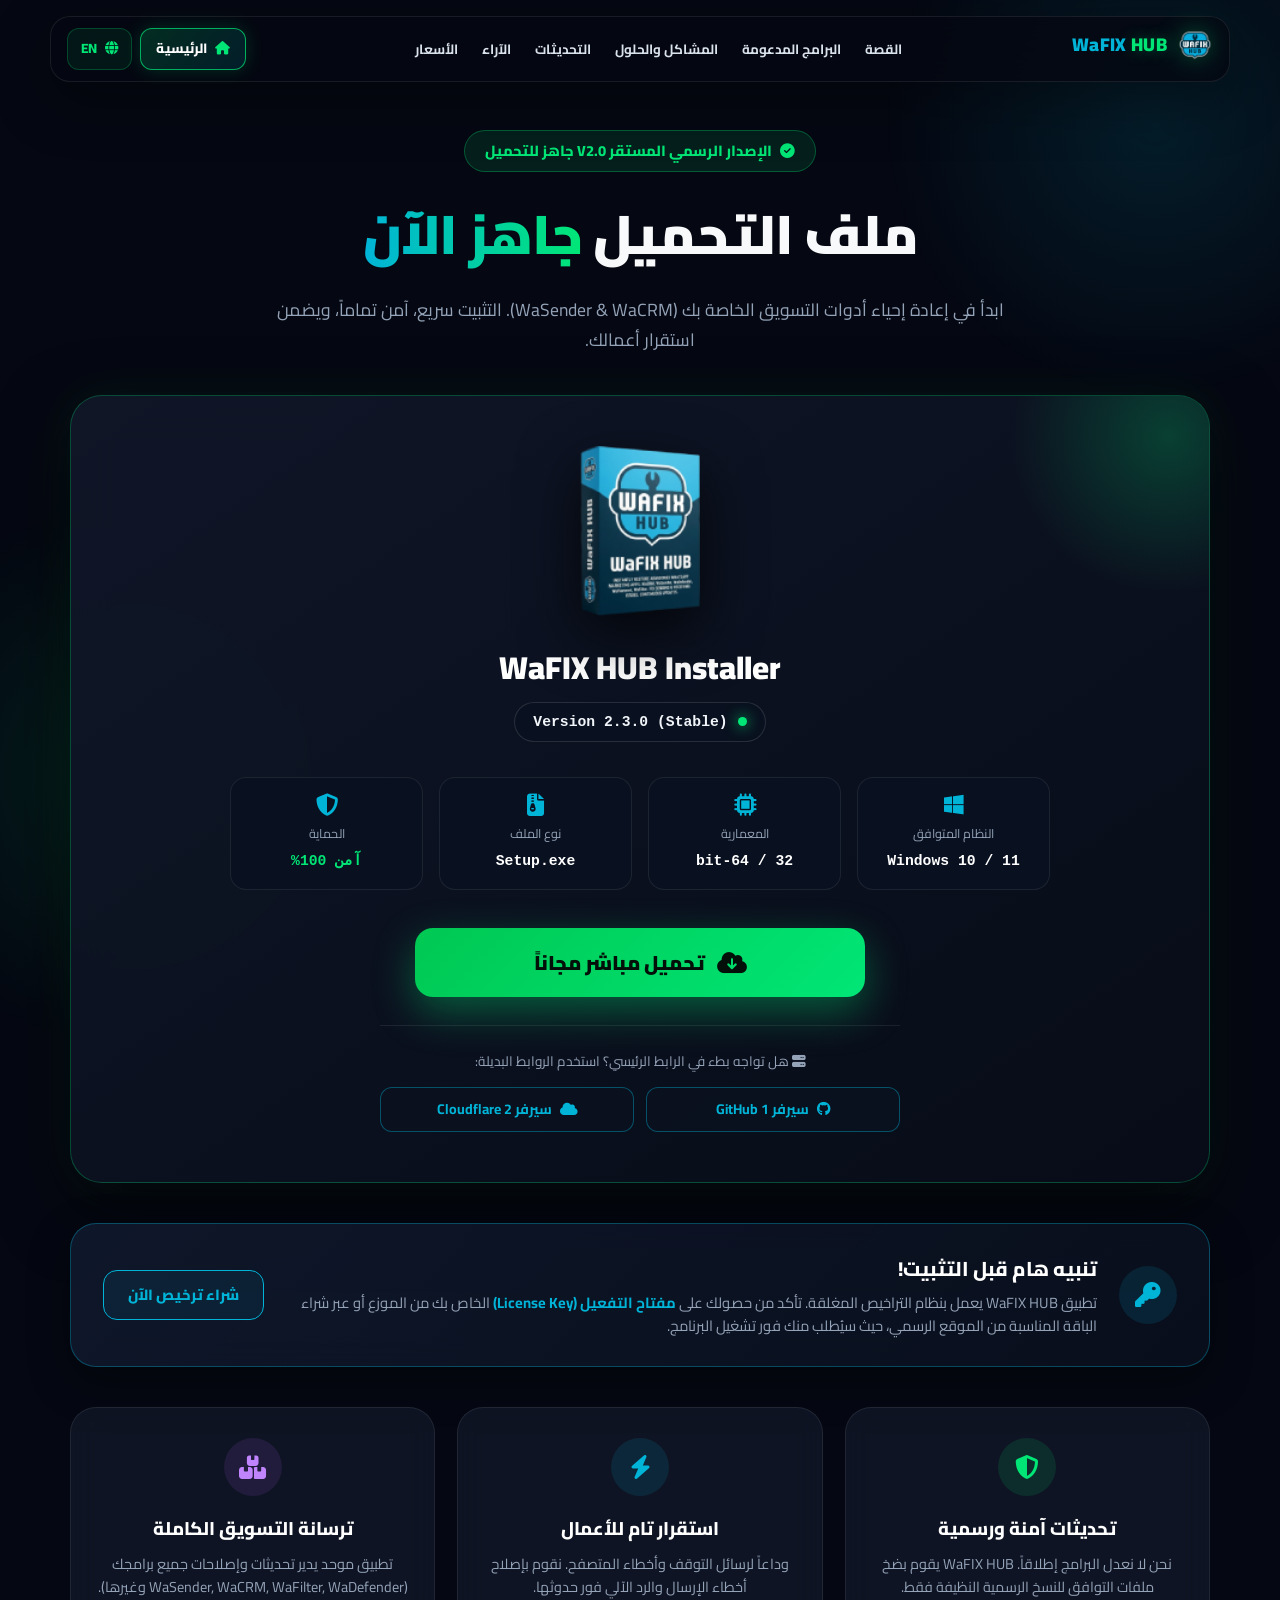
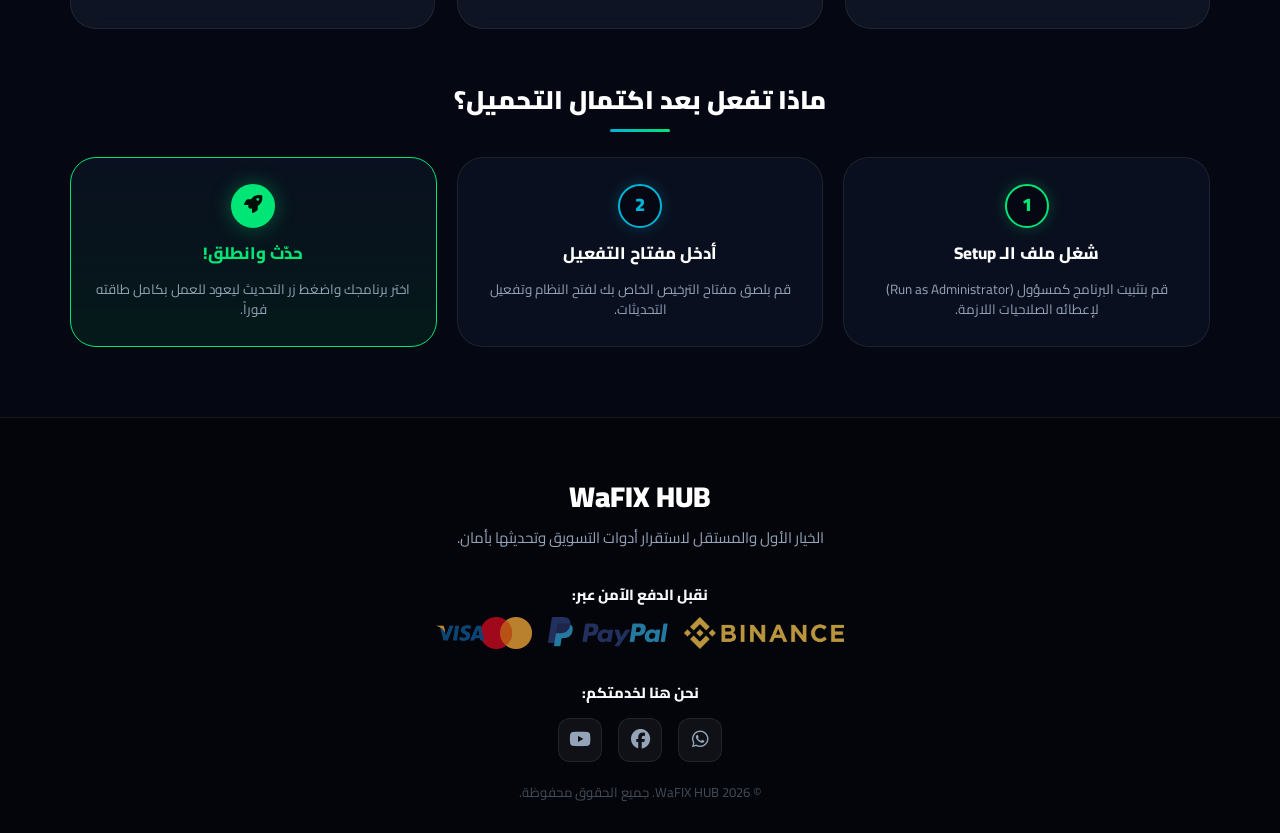
<file: download/index.html>
<!DOCTYPE html>
<html lang="ar" dir="rtl" class="scroll-smooth">

<head>
    <link rel="icon" type="image/x-icon" href="../img/wafixicon.ico">
    <link rel="apple-touch-icon" href="../img/wafixicon.ico">

    <!-- Microsoft Clarity -->
    <script type="text/javascript">
        (function (c, l, a, r, i, t, y) {
            c[a] = c[a] || function () { (c[a].q = c[a].q || []).push(arguments) };
            t = l.createElement(r); t.async = 1; t.src = "https://www.clarity.ms/tag/" + i;
            y = l.getElementsByTagName(r)[0]; y.parentNode.insertBefore(t, y);
        })(window, document, "clarity", "script", "w269hdj1vs");
    </script>

    <!-- Google Analytics -->
    <script async src="https://www.googletagmanager.com/gtag/js?id=G-MJJ88NV2RY"></script>
    <script>
        window.dataLayer = window.dataLayer || [];
        function gtag() { dataLayer.push(arguments); }
        gtag('js', new Date());
        gtag('config', 'G-MJJ88NV2RY');
    </script>

    <meta charset="UTF-8">
    <meta name="viewport" content="width=device-width, initial-scale=1.0">
    <title>تحميل WaFIX HUB | نظام الإصلاح والتحديث الرسمي لأدوات التسويق</title>
    <meta name="description"
        content="حمل أحدث إصدار رسمي من برنامج WaFIX HUB وقم بإعادة إحياء واستقرار أدوات التسويق الخاصة بك (WaSender, WaCRM) بتحديثات آمنة وفورية.">
    <meta property="og:title" content="تحميل WaFIX HUB - أعد أدواتك للحياة">
    <meta property="og:description"
        content="حمل برنامج WaFIX HUB واستعد إرسال الرسائل والرد الآلي في برامج التسويق واستقرار أعمالك الآن.">
    <meta property="og:image" content="https://wafixhub.com/img/1.png">
    <meta property="og:url" content="https://wafixhub.com/download/">
    <meta property="og:type" content="website">

    <link rel="canonical" href="https://wafixhub.com/download/" />
    <link rel="alternate" hreflang="ar" href="https://wafixhub.com/download/" />
    <link rel="alternate" hreflang="en" href="https://wafixhub.com/en/download/" />
    <link rel="alternate" hreflang="x-default" href="https://wafixhub.com/download/" />

    <link rel="preconnect" href="https://fonts.googleapis.com">
    <link rel="preconnect" href="https://fonts.gstatic.com" crossorigin>
    <link
        href="https://fonts.googleapis.com/css2?family=Cairo:wght@400;500;600;700;800;900&family=Tajawal:wght@400;500;700;800;900&display=swap"
        rel="stylesheet">
    <link rel="stylesheet" href="https://cdnjs.cloudflare.com/ajax/libs/font-awesome/6.4.2/css/all.min.css">

    <style>
        :root {
            --bg: #050812;
            --bg-soft: #080d19;
            --bg-section: #09101e;
            --card: rgba(18, 25, 42, 0.72);
            --card-strong: rgba(18, 25, 42, 0.92);
            --border: rgba(255, 255, 255, 0.08);
            --primary: #00e676;
            --primary-dark: #00c853;
            --primary-glow: rgba(0, 230, 118, 0.35);
            --secondary: #00b4d8;
            --secondary-glow: rgba(0, 180, 216, 0.30);
            --text: #f8f9fa;
            --muted: #94a3b8;
            --radius-sm: 12px;
            --radius-md: 18px;
            --radius-lg: 26px;
            --radius-xl: 32px;
            --transition: 0.3s cubic-bezier(0.2, 0.8, 0.2, 1);
        }

        * {
            margin: 0;
            padding: 0;
            box-sizing: border-box;
        }

        html {
            scroll-behavior: smooth;
        }

        body {
            background-color: var(--bg);
            color: var(--text);
            font-family: "Cairo", "Tajawal", -apple-system, BlinkMacSystemFont, "Segoe UI", Roboto, sans-serif;
            line-height: 1.65;
            overflow-x: hidden;
            min-height: 100vh;
            display: flex;
            flex-direction: column;
        }

        /* Ambient Glow Lights */
        .ambient-glow-1 {
            position: fixed;
            top: -150px;
            right: -150px;
            width: 550px;
            height: 550px;
            background: radial-gradient(circle, rgba(0, 180, 216, 0.12), transparent 70%);
            border-radius: 50%;
            pointer-events: none;
            z-index: 0;
        }

        .ambient-glow-2 {
            position: fixed;
            bottom: -150px;
            left: -150px;
            width: 550px;
            height: 550px;
            background: radial-gradient(circle, rgba(0, 230, 118, 0.10), transparent 70%);
            border-radius: 50%;
            pointer-events: none;
            z-index: 0;
        }

        /* =========================================================
           HEADER
        ========================================================== */
        header {
            position: fixed;
            top: 16px;
            left: 50%;
            transform: translate(-50%, 0);
            width: min(1180px, 94%);
            min-height: 66px;
            padding: 9px 18px;
            display: flex;
            align-items: center;
            justify-content: space-between;
            gap: 16px;
            border: 1px solid var(--border);
            border-radius: 20px;
            background: rgba(5, 8, 18, 0.78);
            backdrop-filter: blur(22px);
            -webkit-backdrop-filter: blur(22px);
            box-shadow: 0 18px 55px rgba(0, 0, 0, 0.35);
            z-index: 1000;
            transition: transform 0.4s cubic-bezier(0.16, 1, 0.3, 1),
                background 0.3s ease,
                border-color 0.3s ease,
                box-shadow 0.3s ease,
                opacity 0.35s ease;
            will-change: transform;
        }

        header.scrolled {
            background: rgba(5, 8, 18, 0.95);
            border-color: rgba(0, 230, 118, 0.22);
            box-shadow: 0 20px 60px rgba(0, 0, 0, 0.5);
        }

        header.header-hidden {
            transform: translate(-50%, -130%);
            opacity: 0;
            pointer-events: none;
        }

        .logo a {
            display: flex;
            align-items: center;
            gap: 10px;
            text-decoration: none;
        }

        .logo img {
            height: 38px;
            width: auto;
            filter: drop-shadow(0 0 12px var(--primary-glow));
            transition: transform 0.3s ease;
        }

        .logo:hover img {
            transform: rotate(-4deg) scale(1.07);
        }

        .logo-name {
            font-size: 1.25rem;
            font-weight: 900;
            letter-spacing: 0.5px;
            color: var(--secondary);
        }

        .logo-name span {
            color: var(--primary);
            text-shadow: 0 0 15px var(--primary-glow);
        }

        .nav-links {
            display: flex;
            align-items: center;
            gap: 4px;
        }

        .nav-links a {
            color: var(--muted);
            text-decoration: none;
            padding: 7px 11px;
            border-radius: 10px;
            font-size: 0.88rem;
            font-weight: 700;
            white-space: nowrap;
            transition: color var(--transition), background var(--transition), transform var(--transition);
        }

        .nav-links a:hover {
            color: #ffffff;
            background: rgba(255, 255, 255, 0.05);
            transform: translateY(-2px);
        }

        .nav-links a.active {
            color: var(--primary);
            background: rgba(0, 230, 118, 0.08);
            border: 1px solid rgba(0, 230, 118, 0.2);
        }

        .header-actions {
            display: inline-flex;
            align-items: center;
            gap: 10px;
        }

        .language-switch {
            display: inline-flex;
            align-items: center;
            justify-content: center;
            gap: 8px;
            min-height: 38px;
            padding: 7px 12px;
            border: 1px solid rgba(0, 230, 118, 0.20);
            border-radius: 12px;
            background: rgba(0, 230, 118, 0.06);
            color: var(--primary);
            text-decoration: none;
            font-size: 0.84rem;
            font-weight: 800;
            white-space: nowrap;
            transition: 0.25s ease;
        }

        .language-switch:hover {
            transform: translateY(-2px);
            background: rgba(0, 230, 118, 0.12);
            border-color: rgba(0, 230, 118, 0.38);
        }

        .menu-toggle {
            display: none;
            background: rgba(255, 255, 255, 0.05);
            border: 1px solid var(--border);
            color: #ffffff;
            font-size: 1.25rem;
            width: 40px;
            height: 40px;
            border-radius: 12px;
            cursor: pointer;
            align-items: center;
            justify-content: center;
            transition: 0.25s ease;
        }

        .menu-toggle:hover {
            background: rgba(255, 255, 255, 0.1);
            color: var(--primary);
        }

        /* Mobile Menu */
        @media (max-width: 1060px) {
            .menu-toggle {
                display: inline-flex;
            }

            .nav-links {
                position: absolute;
                top: calc(100% + 12px);
                left: 0;
                right: 0;
                background: rgba(7, 11, 24, 0.98);
                border: 1px solid var(--border);
                border-radius: 20px;
                padding: 20px;
                flex-direction: column;
                gap: 10px;
                display: none;
                box-shadow: 0 20px 50px rgba(0, 0, 0, 0.7);
                backdrop-filter: blur(25px);
            }

            .nav-links.active {
                display: flex;
            }

            .nav-links a {
                width: 100%;
                text-align: center;
                padding: 12px;
            }
        }

        @media (max-width: 600px) {
            header {
                top: 10px;
                padding: 8px 14px;
                min-height: 60px;
                border-radius: 16px;
            }

            .logo img {
                height: 34px;
            }

            .logo-name {
                font-size: 1.15rem;
            }

            .language-switch span {
                display: none;
            }

            .language-switch {
                width: 38px;
                min-width: 38px;
                height: 38px;
                min-height: 38px;
                padding: 0;
            }

            .menu-toggle {
                width: 38px;
                height: 38px;
            }
        }

        /* =========================================================
           MAIN DOWNLOAD HERO & CONTENT
        ========================================================== */
        main {
            flex: 1;
            position: relative;
            z-index: 10;
            padding-top: 130px;
            padding-bottom: 70px;
            width: min(1140px, 92%);
            margin: 0 auto;
        }

        .download-header {
            text-align: center;
            margin-bottom: 40px;
        }

        .download-pill {
            display: inline-flex;
            align-items: center;
            gap: 8px;
            padding: 8px 20px;
            border-radius: 100px;
            border: 1px solid rgba(0, 230, 118, 0.3);
            background: rgba(0, 230, 118, 0.1);
            color: var(--primary);
            font-size: 0.92rem;
            font-weight: 800;
            margin-bottom: 18px;
        }

        .download-main-title {
            font-size: clamp(2.2rem, 4.5vw, 3.4rem);
            font-weight: 900;
            margin-bottom: 15px;
            letter-spacing: -1px;
        }

        .text-gradient {
            background: linear-gradient(90deg, var(--secondary), var(--primary));
            -webkit-background-clip: text;
            background-clip: text;
            color: transparent;
        }

        .download-main-desc {
            max-width: 780px;
            margin: 0 auto;
            color: var(--muted);
            font-size: 1.1rem;
            line-height: 1.7;
        }

        /* Big Download Card */
        .main-download-card {
            position: relative;
            border-radius: var(--radius-xl);
            border: 1px solid rgba(0, 230, 118, 0.28);
            background: linear-gradient(145deg, rgba(16, 23, 40, 0.95), rgba(8, 13, 25, 0.9));
            backdrop-filter: blur(24px);
            padding: 50px 45px;
            box-shadow: 0 25px 70px rgba(0, 0, 0, 0.55), 0 0 45px rgba(0, 230, 118, 0.08);
            overflow: hidden;
            margin-bottom: 40px;
        }

        .card-glow-circle {
            position: absolute;
            top: -120px;
            right: -120px;
            width: 320px;
            height: 320px;
            border-radius: 50%;
            background: radial-gradient(circle, rgba(0, 230, 118, 0.22), transparent 70%);
            pointer-events: none;
        }

        .card-inner {
            display: flex;
            flex-direction: column;
            align-items: center;
            text-align: center;
            position: relative;
            z-index: 2;
        }

        .box-animation-wrap {
            width: 170px;
            height: 170px;
            margin-bottom: 25px;
            animation: heroFloat 5s ease-in-out infinite;
        }

        .box-animation-wrap img {
            width: 100%;
            height: 100%;
            object-fit: contain;
            filter: drop-shadow(0 20px 30px rgba(0, 0, 0, 0.7));
        }

        @keyframes heroFloat {

            0%,
            100% {
                transform: translateY(0);
            }

            50% {
                transform: translateY(-14px);
            }
        }

        .installer-title {
            font-size: 2rem;
            font-weight: 900;
            color: #ffffff;
            margin-bottom: 8px;
        }

        .version-badge {
            display: inline-flex;
            align-items: center;
            gap: 10px;
            padding: 7px 18px;
            background: rgba(10, 17, 32, 0.95);
            border: 1px solid rgba(255, 255, 255, 0.12);
            border-radius: 100px;
            color: #f1f5f9;
            font-family: monospace, sans-serif;
            font-size: 0.92rem;
            font-weight: 700;
            margin-bottom: 35px;
        }

        .pulse-dot {
            width: 9px;
            height: 9px;
            border-radius: 50%;
            background: var(--primary);
            box-shadow: 0 0 14px var(--primary);
            animation: badgePulse 1.8s infinite;
        }

        @keyframes badgePulse {

            0%,
            100% {
                transform: scale(1);
                opacity: 1;
            }

            50% {
                transform: scale(1.35);
                opacity: 0.7;
            }
        }

        /* Specs Grid */
        .specs-grid {
            display: grid;
            grid-template-columns: repeat(4, 1fr);
            gap: 16px;
            width: 100%;
            max-width: 820px;
            margin-bottom: 38px;
        }

        .spec-item {
            background: rgba(10, 17, 32, 0.85);
            padding: 16px 12px;
            border-radius: 16px;
            border: 1px solid var(--border);
            transition: border-color 0.3s ease, transform 0.3s ease;
        }

        .spec-item:hover {
            border-color: rgba(0, 180, 216, 0.5);
            transform: translateY(-3px);
        }

        .spec-item i {
            font-size: 1.4rem;
            color: var(--secondary);
            margin-bottom: 8px;
            display: block;
        }

        .spec-label {
            font-size: 0.78rem;
            color: var(--muted);
            margin-bottom: 4px;
        }

        .spec-val {
            font-size: 0.92rem;
            font-weight: 800;
            color: #ffffff;
            font-family: monospace, sans-serif;
        }

        .spec-val.highlight {
            color: var(--primary);
        }

        /* Big Download Button */
        .btn-download-hero {
            position: relative;
            display: inline-flex;
            align-items: center;
            justify-content: center;
            gap: 12px;
            width: min(450px, 100%);
            padding: 18px 36px;
            font-size: 1.25rem;
            font-weight: 900;
            color: #03100a;
            background: linear-gradient(135deg, #00c853, var(--primary));
            border-radius: 18px;
            text-decoration: none;
            box-shadow: 0 15px 40px var(--primary-glow);
            overflow: hidden;
            transition: transform var(--transition), box-shadow var(--transition), filter var(--transition);
        }

        .btn-download-hero::before {
            content: "";
            position: absolute;
            top: -60%;
            left: -60%;
            width: 45%;
            height: 220%;
            background: linear-gradient(90deg, transparent, rgba(255, 255, 255, 0.5), transparent);
            transform: rotate(25deg);
            transition: left 0.7s ease;
        }

        .btn-download-hero:hover {
            transform: translateY(-4px);
            box-shadow: 0 20px 50px var(--primary-glow);
            filter: brightness(1.05);
        }

        .btn-download-hero:hover::before {
            left: 140%;
        }

        .btn-download-hero i {
            font-size: 1.5rem;
            animation: bounceDown 2s infinite;
        }

        @keyframes bounceDown {

            0%,
            20%,
            50%,
            80%,
            100% {
                transform: translateY(0);
            }

            40% {
                transform: translateY(4px);
            }

            60% {
                transform: translateY(2px);
            }
        }

        /* Mirror Links */
        .mirror-container {
            width: 100%;
            max-width: 520px;
            margin-top: 28px;
            padding-top: 24px;
            border-top: 1px solid var(--border);
        }

        .mirror-text {
            font-size: 0.85rem;
            color: var(--muted);
            margin-bottom: 14px;
        }

        .mirror-buttons {
            display: flex;
            gap: 12px;
            justify-content: center;
        }

        .btn-mirror {
            flex: 1;
            display: inline-flex;
            align-items: center;
            justify-content: center;
            gap: 8px;
            padding: 10px 16px;
            border-radius: 12px;
            border: 1px solid rgba(0, 180, 216, 0.4);
            background: rgba(10, 17, 32, 0.9);
            color: var(--secondary);
            text-decoration: none;
            font-size: 0.88rem;
            font-weight: 700;
            transition: 0.25s ease;
        }

        .btn-mirror:hover {
            background: var(--secondary);
            color: #050812;
            transform: translateY(-2px);
            box-shadow: 0 8px 20px var(--secondary-glow);
        }

        /* Important License Notice */
        .license-notice {
            display: flex;
            align-items: center;
            gap: 22px;
            padding: 28px 32px;
            border-radius: var(--radius-lg);
            border: 1px solid rgba(0, 180, 216, 0.35);
            background: linear-gradient(135deg, rgba(16, 25, 45, 0.9), rgba(10, 16, 30, 0.8));
            backdrop-filter: blur(16px);
            box-shadow: 0 15px 40px rgba(0, 0, 0, 0.35);
            margin-bottom: 40px;
        }

        .license-icon {
            width: 58px;
            height: 58px;
            border-radius: 50%;
            background: rgba(0, 180, 216, 0.12);
            color: var(--secondary);
            display: flex;
            align-items: center;
            justify-content: center;
            font-size: 1.6rem;
            flex-shrink: 0;
        }

        .license-info {
            flex: 1;
            text-align: right;
        }

        .license-info h3 {
            font-size: 1.25rem;
            font-weight: 800;
            color: #ffffff;
            margin-bottom: 6px;
        }

        .license-info p {
            font-size: 0.92rem;
            color: var(--muted);
            line-height: 1.6;
        }

        .btn-buy-license {
            display: inline-flex;
            align-items: center;
            justify-content: center;
            padding: 12px 24px;
            border-radius: 14px;
            border: 1px solid var(--secondary);
            background: rgba(0, 180, 216, 0.08);
            color: var(--secondary);
            text-decoration: none;
            font-size: 0.92rem;
            font-weight: 800;
            white-space: nowrap;
            transition: 0.25s ease;
            flex-shrink: 0;
        }

        .btn-buy-license:hover {
            background: var(--secondary);
            color: #050812;
            transform: translateY(-2px);
            box-shadow: 0 10px 25px var(--secondary-glow);
        }

        /* Features Grid */
        .features-grid {
            display: grid;
            grid-template-columns: repeat(3, 1fr);
            gap: 22px;
            margin-bottom: 50px;
        }

        .feature-card {
            background: var(--card);
            border: 1px solid var(--border);
            border-radius: var(--radius-lg);
            padding: 30px 24px;
            text-align: center;
            backdrop-filter: blur(14px);
            transition: transform var(--transition), border-color var(--transition);
        }

        .feature-card:hover {
            transform: translateY(-6px);
            border-color: rgba(0, 230, 118, 0.35);
        }

        .feature-icon-wrap {
            width: 58px;
            height: 58px;
            margin: 0 auto 18px;
            border-radius: 50%;
            display: flex;
            align-items: center;
            justify-content: center;
            font-size: 1.5rem;
        }

        .icon-green {
            background: rgba(0, 230, 118, 0.12);
            color: var(--primary);
        }

        .icon-cyan {
            background: rgba(0, 180, 216, 0.12);
            color: var(--secondary);
        }

        .icon-purple {
            background: rgba(168, 85, 247, 0.12);
            color: #c084fc;
        }

        .feature-card h3 {
            font-size: 1.15rem;
            font-weight: 800;
            color: #ffffff;
            margin-bottom: 8px;
        }

        .feature-card p {
            font-size: 0.90rem;
            color: var(--muted);
            line-height: 1.6;
        }

        /* Steps Section */
        .steps-box {
            text-align: center;
            margin-top: 30px;
        }

        .steps-title {
            font-size: 1.6rem;
            font-weight: 900;
            color: #ffffff;
            margin-bottom: 35px;
            position: relative;
            display: inline-block;
        }

        .steps-title::after {
            content: "";
            position: absolute;
            bottom: -10px;
            left: 50%;
            transform: translateX(-50%);
            width: 60px;
            height: 3px;
            background: linear-gradient(90deg, var(--secondary), var(--primary));
            border-radius: 3px;
        }

        .steps-grid {
            display: grid;
            grid-template-columns: repeat(3, 1fr);
            gap: 20px;
            position: relative;
        }

        .step-card {
            background: rgba(10, 17, 32, 0.92);
            border: 1px solid var(--border);
            border-radius: var(--radius-lg);
            padding: 26px 20px;
            display: flex;
            flex-direction: column;
            align-items: center;
            gap: 12px;
            position: relative;
            z-index: 2;
            transition: transform var(--transition);
        }

        .step-card:hover {
            transform: translateY(-4px);
        }

        .step-num {
            width: 44px;
            height: 44px;
            border-radius: 50%;
            background: var(--bg);
            border: 2px solid var(--primary);
            color: var(--primary);
            font-size: 1.15rem;
            font-weight: 900;
            display: flex;
            align-items: center;
            justify-content: center;
            box-shadow: 0 0 15px rgba(0, 230, 118, 0.25);
        }

        .step-card.step-cyan .step-num {
            border-color: var(--secondary);
            color: var(--secondary);
            box-shadow: 0 0 15px rgba(0, 180, 216, 0.25);
        }

        .step-card.step-highlight {
            border-color: var(--primary);
            background: linear-gradient(180deg, rgba(10, 17, 32, 0.95), rgba(0, 230, 118, 0.08));
        }

        .step-card.step-highlight .step-num {
            background: var(--primary);
            color: #03100a;
            box-shadow: 0 0 20px var(--primary-glow);
        }

        .step-name {
            font-size: 1.05rem;
            font-weight: 800;
            color: #ffffff;
        }

        .step-card.step-highlight .step-name {
            color: var(--primary);
        }

        .step-desc {
            font-size: 0.84rem;
            color: var(--muted);
            line-height: 1.5;
        }

        /* Responsive */
        @media (max-width: 900px) {
            .specs-grid {
                grid-template-columns: repeat(2, 1fr);
            }

            .license-notice {
                flex-direction: column;
                text-align: center;
            }

            .license-info {
                text-align: center;
            }

            .btn-buy-license {
                width: 100%;
            }

            .features-grid {
                grid-template-columns: 1fr;
            }

            .steps-grid {
                grid-template-columns: 1fr;
            }
        }

        @media (max-width: 600px) {
            main {
                padding-top: 100px;
            }

            .main-download-card {
                padding: 35px 20px;
                border-radius: 24px;
            }

            .box-animation-wrap {
                width: 130px;
                height: 130px;
            }

            .installer-title {
                font-size: 1.5rem;
            }

            .mirror-buttons {
                flex-direction: column;
            }
        }

        /* =========================================================
           FOOTER
        ========================================================== */
        footer {
            background: #03050a;
            border-top: 1px solid var(--border);
            padding: 55px 20px 30px;
            text-align: center;
            position: relative;
            z-index: 10;
            margin-top: auto;
        }

        footer h2 {
            font-size: 1.8rem;
            font-weight: 900;
            color: #ffffff;
            margin-bottom: 6px;
        }

        .footer-text {
            color: var(--muted);
            font-size: 0.94rem;
            max-width: 600px;
            margin: 0 auto;
        }

        .payment-methods {
            display: flex;
            justify-content: center;
            align-items: center;
            gap: 16px;
            flex-wrap: wrap;
            margin-top: 10px;
        }

        .payment-methods img {
            height: 32px;
            width: auto;
            opacity: 0.8;
            filter: grayscale(20%);
            transition: 0.3s ease;
        }

        .payment-methods img:hover {
            opacity: 1;
            filter: grayscale(0);
            transform: translateY(-2px);
        }

        .social-icons {
            display: flex;
            justify-content: center;
            gap: 16px;
        }

        .social-icons a {
            display: inline-flex;
            align-items: center;
            justify-content: center;
            width: 44px;
            height: 44px;
            border-radius: 12px;
            background: rgba(255, 255, 255, 0.05);
            border: 1px solid var(--border);
            color: var(--muted);
            font-size: 1.2rem;
            text-decoration: none;
            transition: 0.3s ease;
        }

        .social-icons a.whatsapp:hover {
            color: #25d366;
            background: rgba(37, 211, 102, 0.12);
            border-color: #25d366;
            transform: translateY(-3px);
        }

        .social-icons a.facebook:hover {
            color: #1877f2;
            background: rgba(24, 119, 242, 0.12);
            border-color: #1877f2;
            transform: translateY(-3px);
        }

        .social-icons a.youtube:hover {
            color: #ff0000;
            background: rgba(255, 0, 0, 0.12);
            border-color: #ff0000;
            transform: translateY(-3px);
        }
    </style>

    <!-- Shared site styles are inlined so GitHub Pages has no external CSS path dependency. -->
    <style id="site-ui-inline">
/* Shared WaFIX HUB UI layer
   Keeps the global header and download actions identical across all routes. */

#main-header {
    top: 16px;
    left: 50%;
    width: min(1180px, calc(100% - 32px));
    min-height: 66px;
    padding: 9px 16px;
    display: flex;
    align-items: center;
    justify-content: space-between;
    gap: 16px;
    box-sizing: border-box;
    border: 1px solid rgba(255, 255, 255, 0.08);
    border-radius: 20px;
    background: rgba(5, 8, 18, 0.82);
    -webkit-backdrop-filter: blur(22px);
    backdrop-filter: blur(22px);
    box-shadow: 0 18px 55px rgba(0, 0, 0, 0.35);
}

html[lang="ar"] #main-header {
    font-family: "Cairo", "Segoe UI", Tahoma, Arial, sans-serif;
}

html[lang="en"] #main-header {
    font-family: "Inter", "Outfit", "Segoe UI", Tahoma, Arial, sans-serif;
}

#main-header.scrolled {
    background: rgba(5, 8, 18, 0.96);
    border-color: rgba(0, 230, 118, 0.22);
    box-shadow: 0 20px 60px rgba(0, 0, 0, 0.5);
}

#main-header .logo {
    flex: 0 0 auto;
}

#main-header .logo a {
    display: inline-flex;
    align-items: center;
    gap: 10px;
    color: inherit;
    text-decoration: none;
}

#main-header .logo img {
    width: auto;
    height: 36px;
    flex: 0 0 auto;
}

#main-header .logo-name {
    font-size: 1.16rem;
    line-height: 1;
    font-weight: 900;
    letter-spacing: 0.35px;
    white-space: nowrap;
}

#main-header .nav-links {
    position: static;
    display: flex;
    flex: 1 1 auto;
    align-items: center;
    justify-content: center;
    gap: 2px;
    width: auto;
    padding: 0;
    background: transparent;
    border: 0;
    border-radius: 0;
    box-shadow: none;
}

#main-header .nav-links a {
    min-height: 38px;
    padding: 8px 10px;
    display: inline-flex;
    align-items: center;
    justify-content: center;
    gap: 7px;
    box-sizing: border-box;
    border: 1px solid transparent;
    border-radius: 10px;
    color: #d9e1eb;
    font-size: 0.84rem;
    line-height: 1.2;
    font-weight: 700;
    white-space: nowrap;
    text-align: center;
    text-decoration: none;
    transform: none;
    transition: color 0.2s ease, background-color 0.2s ease, border-color 0.2s ease;
}

#main-header .header-actions {
    display: inline-flex;
    flex: 0 0 auto;
    align-items: center;
    gap: 8px;
}

#main-header .btn-header-download,
#main-header .language-switch,
#main-header .menu-toggle {
    min-width: 42px;
    min-height: 42px;
    height: 42px;
    padding: 8px 13px;
    display: inline-flex;
    align-items: center;
    justify-content: center;
    gap: 8px;
    box-sizing: border-box;
    border: 1px solid rgba(0, 230, 118, 0.24);
    border-radius: 12px;
    background: rgba(0, 230, 118, 0.07);
    color: #00e676;
    font-family: inherit;
    font-size: 0.84rem;
    line-height: 1;
    font-weight: 800;
    white-space: nowrap;
    text-decoration: none;
    box-shadow: none;
    transform: none;
    touch-action: manipulation;
    -webkit-tap-highlight-color: transparent;
    transition: color 0.2s ease, background-color 0.2s ease, border-color 0.2s ease, box-shadow 0.2s ease;
}

#main-header .btn-header-download {
    padding-inline: 15px;
    border-color: rgba(0, 230, 118, 0.72);
    background: linear-gradient(135deg, rgba(0, 230, 118, 0.17), rgba(0, 180, 216, 0.13));
    color: #ffffff;
    box-shadow: 0 0 18px rgba(0, 230, 118, 0.18);
}

#main-header .btn-header-download i,
#main-header .language-switch i {
    color: #00e676;
    transform: none;
}

#main-header .menu-toggle {
    display: none;
    padding: 0;
    color: #ffffff;
    border-color: rgba(255, 255, 255, 0.12);
    background: rgba(255, 255, 255, 0.05);
    cursor: pointer;
}

#main-header :is(a, button):focus-visible,
.download-actions a:focus-visible,
.btn-download-hero:focus-visible,
.btn-mirror:focus-visible,
.btn-buy-license:focus-visible {
    outline: 3px solid rgba(0, 180, 216, 0.72);
    outline-offset: 3px;
}

@media (hover: hover) and (pointer: fine) {
    #main-header .nav-links a:hover {
        color: #ffffff;
        border-color: rgba(0, 230, 118, 0.12);
        background: rgba(0, 230, 118, 0.08);
        transform: none;
    }

    #main-header .btn-header-download:hover,
    #main-header .language-switch:hover,
    #main-header .menu-toggle:hover {
        color: #ffffff;
        border-color: rgba(0, 230, 118, 0.65);
        background: rgba(0, 230, 118, 0.14);
        box-shadow: 0 0 22px rgba(0, 230, 118, 0.2);
        transform: none;
    }

    #main-header .logo:hover img {
        transform: scale(1.04);
    }
}

/* Glass Floating hero shared by both home-page languages. */
.hero {
    min-height: 100svh;
    padding: 132px 5% 72px;
    box-sizing: border-box;
}

.hero .hero-inner {
    grid-template-columns: minmax(0, 1fr) minmax(390px, 1fr);
    gap: clamp(46px, 5vw, 72px);
}

.hero .hero-content {
    min-width: 0;
}

.hero .hero-badge {
    max-width: 100%;
    margin-bottom: 18px;
    padding: 8px 15px;
    box-sizing: border-box;
    line-height: 1.4;
    text-align: start;
}

.hero h1 {
    max-width: 700px;
    margin: 0 0 20px;
    font-size: clamp(2.65rem, 4.45vw, 3.85rem);
    line-height: 1.12;
    letter-spacing: -0.045em;
    text-wrap: balance;
}

html[lang="en"] .hero h1 {
    max-width: 660px;
    font-size: clamp(2.55rem, 4.15vw, 3.7rem);
}

.hero h1 span {
    display: block;
    width: fit-content;
    max-width: 100%;
    margin-top: 5px;
    color: transparent;
    background: linear-gradient(90deg, #00b4d8 0%, #00e676 58%, #5df2a4 100%);
    -webkit-background-clip: text;
    background-clip: text;
    text-shadow: none;
}

.hero h1 span::after {
    display: none;
}

.hero p {
    max-width: 670px;
    margin: 0 0 22px;
    font-size: 1.02rem;
    line-height: 1.85;
}

.hero .hero-ai-context {
    max-width: 680px;
    margin: 0 0 26px;
    gap: 8px;
}

.hero .hero-ai-context span {
    min-height: 36px;
    padding: 7px 11px;
    display: inline-flex;
    align-items: center;
    gap: 7px;
    box-sizing: border-box;
    direction: inherit;
    color: #c8d3df;
    border-color: rgba(255, 255, 255, 0.1);
    border-radius: 10px;
    background: rgba(255, 255, 255, 0.035);
    font-family: inherit;
    font-size: 0.76rem;
    line-height: 1.35;
    text-align: start;
}

.hero .hero-ai-context span::before {
    content: "\2713";
    flex: 0 0 auto;
    color: #00e676;
    font-weight: 900;
}

.hero .hero-actions {
    display: flex;
    align-items: stretch;
    flex-wrap: wrap;
    gap: 11px;
}

.hero .hero-actions a {
    min-height: 54px;
    padding: 13px 24px;
    box-sizing: border-box;
    font-size: 0.94rem !important;
    line-height: 1.35;
    text-align: center;
    touch-action: manipulation;
}

.hero .hero-img {
    position: relative;
    z-index: 1;
    width: 100%;
    max-width: 580px;
    justify-self: end;
    padding: 30px;
    box-sizing: border-box;
    overflow: visible;
    border: 0;
    border-radius: 0;
    background: transparent;
    box-shadow: none;
    animation: none;
}

html[dir="rtl"] .hero .hero-img {
    justify-self: start;
}

.hero .hero-img::before {
    content: "";
    position: absolute;
    inset: 7%;
    z-index: -1;
    display: block;
    border-radius: 34px;
    background: radial-gradient(circle, rgba(0, 230, 118, 0.2), rgba(0, 180, 216, 0.09) 48%, transparent 74%);
    filter: blur(38px);
    opacity: 1;
}

.hero .hero-img .hero-main-mockup {
    display: block;
    width: 100%;
    height: auto;
    border: 1px solid rgba(255, 255, 255, 0.16);
    border-radius: 22px;
    box-shadow: 0 25px 70px rgba(0, 0, 0, 0.7);
}

.hero .hero-float-card {
    position: absolute;
    z-index: 2;
    min-width: 190px;
    padding: 13px 18px;
    display: flex;
    align-items: center;
    gap: 12px;
    box-sizing: border-box;
    border: 1px solid rgba(255, 255, 255, 0.16);
    border-radius: 18px;
    background: rgba(15, 23, 42, 0.86);
    box-shadow: 0 15px 35px rgba(0, 0, 0, 0.52);
    -webkit-backdrop-filter: blur(16px);
    backdrop-filter: blur(16px);
    animation: wafixFloatSlow 4s ease-in-out infinite alternate;
}

.hero .hero-float-card-primary {
    top: 0;
    inset-inline-end: 0;
    border-color: rgba(0, 230, 118, 0.42);
}

.hero .hero-float-card-secondary {
    bottom: 0;
    inset-inline-start: 0;
    border-color: rgba(0, 180, 216, 0.42);
    animation-delay: 1.5s;
}

.hero .hero-float-icon {
    width: 40px;
    height: 40px;
    flex: 0 0 40px;
    display: inline-flex;
    align-items: center;
    justify-content: center;
    border-radius: 12px;
    font-size: 1.15rem;
}

.hero .hero-float-card-primary .hero-float-icon {
    color: #00e676;
    background: rgba(0, 230, 118, 0.15);
}

.hero .hero-float-card-secondary .hero-float-icon {
    color: #00b4d8;
    background: rgba(0, 180, 216, 0.15);
}

.hero .hero-float-copy {
    min-width: 0;
    display: grid;
    gap: 1px;
    text-align: start;
}

.hero .hero-badge::before {
    display: none;
}

.hero .hero-badge i {
    flex: 0 0 auto;
    color: #00e676;
}

.hero .hero-float-copy strong {
    color: #f8fafc;
    font-size: 0.88rem;
    line-height: 1.35;
    white-space: nowrap;
}

.hero .hero-float-copy small {
    color: #00e676;
    font-size: 0.73rem;
    font-weight: 700;
    line-height: 1.4;
    white-space: nowrap;
}

.hero .hero-float-card-secondary .hero-float-copy small {
    color: #00b4d8;
}

@keyframes wafixFloatSlow {
    from {
        transform: translateY(0);
    }

    to {
        transform: translateY(-12px);
    }
}

/* Refined download block shared by the Arabic and English home pages. */
.download-section .download-card {
    isolation: isolate;
    border-color: rgba(0, 230, 118, 0.3);
    background: linear-gradient(145deg, rgba(16, 24, 42, 0.96), rgba(7, 12, 24, 0.92));
    box-shadow: 0 28px 80px rgba(0, 0, 0, 0.5), 0 0 48px rgba(0, 230, 118, 0.08);
}

.download-section .download-card::after {
    content: "";
    position: absolute;
    inset-inline-start: -120px;
    bottom: -160px;
    width: 310px;
    height: 310px;
    border-radius: 50%;
    background: radial-gradient(circle, rgba(0, 180, 216, 0.16), transparent 68%);
    pointer-events: none;
    z-index: -1;
}

.download-section .download-card-content {
    gap: 46px;
}

.download-section .download-info {
    min-width: 0;
}

.download-section .download-version-tag,
.download-section .download-specs span {
    border-color: rgba(255, 255, 255, 0.1);
    background: rgba(255, 255, 255, 0.045);
}

.download-section .download-actions a {
    min-height: 54px;
    padding: 13px 20px;
    box-sizing: border-box;
    line-height: 1.4;
    touch-action: manipulation;
    -webkit-tap-highlight-color: transparent;
}

.download-section .download-actions .btn-primary,
.download-section .download-actions .btn-secondary-cta {
    flex: 1 1 220px;
}

.btn-download-hero,
.btn-mirror,
.btn-buy-license {
    touch-action: manipulation;
    -webkit-tap-highlight-color: transparent;
}

@media (max-width: 1060px) {
    #main-header {
        top: 10px;
        width: min(720px, calc(100% - 24px));
    }

    #main-header .menu-toggle {
        display: inline-flex;
    }

    #main-header .nav-links {
        position: absolute;
        top: calc(100% + 10px);
        inset-inline: 0;
        width: 100%;
        max-height: calc(100vh - 100px);
        padding: 12px;
        display: none;
        flex-direction: column;
        align-items: stretch;
        gap: 4px;
        overflow-y: auto;
        overscroll-behavior: contain;
        border: 1px solid rgba(255, 255, 255, 0.09);
        border-radius: 18px;
        background: rgba(5, 8, 18, 0.98);
        box-shadow: 0 24px 65px rgba(0, 0, 0, 0.62);
        -webkit-backdrop-filter: blur(24px);
        backdrop-filter: blur(24px);
    }

    #main-header .nav-links.active {
        display: flex;
    }

    #main-header .nav-links a {
        width: 100%;
        min-height: 46px;
        padding: 11px 14px;
        font-size: 0.93rem;
        white-space: normal;
    }

    .hero {
        min-height: auto;
        padding: 118px 5% 72px;
        text-align: center;
    }

    .hero .hero-inner {
        grid-template-columns: minmax(0, 1fr);
        gap: 40px;
    }

    .hero .hero-content {
        width: min(780px, 100%);
        margin-inline: auto;
    }

    .hero h1,
    html[lang="en"] .hero h1,
    .hero p,
    .hero .hero-ai-context {
        margin-inline: auto;
    }

    .hero h1 span {
        margin-inline: auto;
    }

    .hero .hero-ai-context,
    .hero .hero-actions {
        justify-content: center;
    }

    .hero .hero-img,
    html[dir="rtl"] .hero .hero-img {
        max-width: 620px;
        margin: 0 auto;
        justify-self: center;
    }
}

@media (max-width: 600px) {
    #main-header {
        width: calc(100% - 20px);
        min-height: 64px;
        padding: 8px 10px;
        gap: 10px;
        border-radius: 17px;
    }

    #main-header .logo a {
        gap: 7px;
    }

    #main-header .logo img {
        height: 32px;
    }

    #main-header .logo-name {
        font-size: 1rem;
    }

    #main-header .header-actions {
        gap: 6px;
    }

    #main-header .btn-header-download,
    #main-header .language-switch,
    #main-header .menu-toggle {
        width: 40px;
        min-width: 40px;
        height: 40px;
        min-height: 40px;
        padding: 0;
        border-radius: 11px;
    }

    #main-header .btn-header-download span,
    #main-header .language-switch span {
        display: none;
    }

    .hero {
        padding: 106px 16px 58px;
    }

    .hero .hero-inner {
        gap: 30px;
    }

    .hero .hero-badge {
        width: fit-content;
        max-width: 100%;
        margin: 0 auto 17px;
        padding: 7px 12px;
        font-size: 0.78rem;
        line-height: 1.45;
        text-align: center;
    }

    .hero h1,
    html[lang="en"] .hero h1 {
        margin-bottom: 17px;
        font-size: clamp(2.1rem, 9.8vw, 2.75rem);
        line-height: 1.12;
        letter-spacing: -0.035em;
    }

    html[lang="en"] .hero h1 {
        font-size: clamp(2rem, 9.2vw, 2.6rem);
    }

    .hero p {
        margin-bottom: 19px;
        font-size: 0.94rem;
        line-height: 1.75;
    }

    .hero .hero-ai-context {
        width: 100%;
        margin-bottom: 21px;
        display: grid;
        grid-template-columns: repeat(2, minmax(0, 1fr));
        gap: 7px;
    }

    .hero .hero-ai-context span {
        width: 100%;
        min-height: 44px;
        padding: 7px 8px;
        justify-content: center;
        font-size: 0.7rem;
        text-align: center;
    }

    .hero .hero-ai-context span:last-child {
        grid-column: 1 / -1;
    }

    .hero .hero-actions {
        width: 100%;
        flex-direction: column;
        gap: 9px;
    }

    .hero .hero-actions a {
        width: 100%;
        min-height: 53px;
        padding: 12px 15px;
        font-size: 0.9rem !important;
    }

    .hero .hero-img,
    html[dir="rtl"] .hero .hero-img {
        padding: 22px 12px 26px;
        border-radius: 0;
        animation: none;
    }

    .hero .hero-img .hero-main-mockup {
        border-radius: 18px;
    }

    .hero .hero-float-card {
        min-width: 168px;
        padding: 10px 12px;
        gap: 9px;
        border-radius: 14px;
    }

    .hero .hero-float-icon {
        width: 34px;
        height: 34px;
        flex-basis: 34px;
        border-radius: 10px;
        font-size: 1rem;
    }

    .hero .hero-float-copy strong {
        font-size: 0.78rem;
    }

    .hero .hero-float-copy small {
        font-size: 0.65rem;
    }

    .download-section {
        padding-inline: 16px;
    }

    .download-section .download-title {
        font-size: clamp(1.85rem, 9vw, 2.35rem);
        line-height: 1.3;
    }

    .download-section .download-subtitle {
        margin-bottom: 30px;
        font-size: 0.96rem;
        line-height: 1.8;
    }

    .download-section .download-card {
        padding: 28px 18px;
        border-radius: 24px;
    }

    .download-section .download-card-content {
        gap: 24px;
    }

    .download-section .download-box-img img {
        max-width: 145px;
    }

    .download-section .download-version-tag {
        max-width: 100%;
        justify-content: center;
        font-size: 0.78rem;
        line-height: 1.45;
        white-space: normal;
    }

    .download-section .download-specs {
        gap: 8px;
    }

    .download-section .download-specs span {
        padding: 8px 10px;
        font-size: 0.8rem;
    }

    .download-section .download-actions {
        gap: 10px;
    }

    .download-section .download-actions a {
        width: 100%;
        min-height: 54px;
        padding: 12px 14px;
        font-size: 0.9rem !important;
    }

    .download-section .download-actions .btn-primary,
    .download-section .download-actions .btn-secondary-cta {
        flex: 0 0 auto;
    }

    .main-download-card .btn-download-hero,
    .main-download-card .btn-mirror,
    .license-notice .btn-buy-license {
        width: 100%;
        min-height: 54px;
        box-sizing: border-box;
        justify-content: center;
    }
}

@media (max-width: 360px) {
    #main-header {
        padding-inline: 8px;
        gap: 8px;
    }

    #main-header .logo a {
        gap: 5px;
    }

    #main-header .logo img {
        height: 28px;
    }

    #main-header .logo-name {
        font-size: 0.88rem;
    }

    #main-header .header-actions {
        gap: 5px;
    }

    #main-header .btn-header-download,
    #main-header .language-switch,
    #main-header .menu-toggle {
        width: 38px;
        min-width: 38px;
        height: 38px;
        min-height: 38px;
    }

    .hero .hero-img,
    html[dir="rtl"] .hero .hero-img {
        padding-inline: 8px;
    }

    .hero .hero-float-card {
        min-width: 154px;
        padding: 9px 10px;
    }

    .hero .hero-float-copy strong {
        font-size: 0.72rem;
    }

    .hero .hero-float-copy small {
        font-size: 0.59rem;
    }
}

@media (prefers-reduced-motion: reduce) {
    .hero .hero-float-card {
        animation: none;
    }
}

/* Touchscreens should not retain desktop hover transforms after a tap. */
@media (hover: none), (pointer: coarse) {
    #main-header .logo:hover img,
    #main-header .nav-links a:hover,
    #main-header .btn-header-download:hover,
    #main-header .language-switch:hover,
    #main-header .menu-toggle:hover,
    .btn-primary:hover,
    .btn-secondary-cta:hover,
    .btn-download-hero:hover,
    .btn-mirror:hover,
    .btn-buy-license:hover {
        transform: none !important;
        filter: none !important;
    }

    #main-header .btn-header-download:hover {
        border-color: rgba(0, 230, 118, 0.72);
        background: linear-gradient(135deg, rgba(0, 230, 118, 0.17), rgba(0, 180, 216, 0.13));
        box-shadow: 0 0 18px rgba(0, 230, 118, 0.18);
    }

    #main-header .language-switch:hover,
    #main-header .menu-toggle:hover {
        box-shadow: none;
    }

    .tool-card:hover:not(.preview-active) {
        transform: none !important;
        border-color: rgba(255, 255, 255, 0.08) !important;
        box-shadow: none !important;
    }

    .tool-card:hover:not(.preview-active)::before,
    .tool-card:hover:not(.preview-active)::after {
        opacity: 0 !important;
    }

    .tool-card:hover:not(.preview-active) .card-front {
        opacity: 1 !important;
        transform: none !important;
        filter: none !important;
    }

    .tool-card:hover:not(.preview-active) .card-front img {
        transform: none !important;
    }

    .tool-card:hover:not(.preview-active) .card-hover-img {
        opacity: 0 !important;
        transform: scale(1.18) !important;
    }
}

@media (prefers-reduced-motion: reduce) {
    #main-header *,
    .download-section .download-actions a,
    .btn-download-hero,
    .btn-mirror,
    .btn-buy-license {
        transition-duration: 0.01ms !important;
        animation-duration: 0.01ms !important;
        animation-iteration-count: 1 !important;
    }
}

    </style>
</head>

<body>

    <div class="ambient-glow-1"></div>
    <div class="ambient-glow-2"></div>

    <!-- =========================================================
         HEADER
    ========================================================== -->
    <header id="main-header">
        <div class="logo">
            <a href="../" aria-label="WaFIX HUB">
                <img src="../img/logo.png" alt="شعار WaFIX HUB">
                <span class="logo-name">
                    WaFIX <span>HUB</span>
                </span>
            </a>
        </div>

        <nav class="nav-links" id="nav-links" aria-label="التنقل الرئيسي">
            <a href="../#story">القصة</a>
            <a href="../#tools">البرامج المدعومة</a>
            <a href="../#compatibility">المشاكل والحلول</a>
            <a href="../#updates">التحديثات</a>
            <a href="../#reviews">الآراء</a>
            <a href="../#pricing">الأسعار</a>
        </nav>

        <div class="header-actions">
            <a href="../" class="btn-header-download" aria-label="العودة إلى الصفحة الرئيسية" title="الصفحة الرئيسية">
                <i class="fa-solid fa-house"></i>
                <span>الرئيسية</span>
            </a>

            <a href="../en/download/" class="language-switch" aria-label="English version" title="English">
                <i class="fa-solid fa-globe"></i>
                <span>EN</span>
            </a>

            <button class="menu-toggle" id="menu-toggle" aria-label="فتح القائمة" aria-expanded="false">
                <i class="fa-solid fa-bars"></i>
            </button>
        </div>
    </header>

    <!-- =========================================================
         MAIN DOWNLOAD SECTION
    ========================================================== -->
    <main>
        <div class="download-header">
            <div class="download-pill">
                <i class="fa-solid fa-circle-check"></i> الإصدار الرسمي المستقر V2.0 جاهز للتحميل
            </div>
            <h1 class="download-main-title">
                ملف التحميل <span class="text-gradient">جاهز الآن</span>
            </h1>
            <p class="download-main-desc">
                ابدأ في إعادة إحياء أدوات التسويق الخاصة بك (WaSender & WaCRM). التثبيت سريع، آمن تماماً، ويضمن استقرار
                أعمالك.
            </p>
        </div>

        <!-- Big Download Card -->
        <div class="main-download-card">
            <div class="card-glow-circle"></div>

            <div class="card-inner">
                <div class="box-animation-wrap">
                    <img src="../img/WAFIX HUB box.png" alt="WaFIX HUB Software Box">
                </div>

                <h2 class="installer-title">WaFIX HUB Installer</h2>

                <div class="version-badge">
                    <span class="pulse-dot"></span>
                    <span dir="ltr">Version 2.3.0 (Stable)</span>
                </div>

                <div class="specs-grid">
                    <div class="spec-item">
                        <i class="fa-brands fa-windows"></i>
                        <div class="spec-label">النظام المتوافق</div>
                        <div class="spec-val">Windows 10 / 11</div>
                    </div>
                    <div class="spec-item">
                        <i class="fa-solid fa-microchip"></i>
                        <div class="spec-label">المعمارية</div>
                        <div class="spec-val">32 / 64-bit</div>
                    </div>
                    <div class="spec-item">
                        <i class="fa-solid fa-file-zipper"></i>
                        <div class="spec-label">نوع الملف</div>
                        <div class="spec-val">Setup.exe</div>
                    </div>
                    <div class="spec-item">
                        <i class="fa-solid fa-shield-halved"></i>
                        <div class="spec-label">الحماية</div>
                        <div class="spec-val highlight">آمن 100%</div>
                    </div>
                </div>

                <a href="https://wafixhub.com/Update/WaFIX_Hub_Setup_V2.3.0.exe" download
                    onclick="if(typeof gtag === 'function'){gtag('event', 'download', {'item_id': 'wafix_hub_page'});}"
                    class="btn-download-hero">
                    <i class="fa-solid fa-cloud-arrow-down"></i>
                    تحميل مباشر مجاناً
                </a>

                <div class="mirror-container">
                    <p class="mirror-text">
                        <i class="fa-solid fa-server"></i> هل تواجه بطء في الرابط الرئيسي؟ استخدم الروابط البديلة:
                    </p>
                    <div class="mirror-buttons">
                        <a href="https://github.com/wafixhub/website/raw/refs/heads/main/Update/WaFIX_Hub_Setup_V2.3.0.exe"
                            target="_blank" rel="noopener noreferrer" class="btn-mirror">
                            <i class="fa-brands fa-github"></i> سيرفر GitHub 1
                        </a>
                        <a href="https://pub-890a5e8fa5ce433ea050f88fbc7c6bd8.r2.dev/WaFIX_Hub_Setup_V2.3.0.exe"
                            target="_blank" rel="noopener noreferrer" class="btn-mirror">
                            <i class="fa-solid fa-cloud"></i> سيرفر Cloudflare 2
                        </a>
                    </div>
                </div>
            </div>
        </div>

        <!-- License Notice Box -->
        <div class="license-notice">
            <div class="license-icon">
                <i class="fa-solid fa-key"></i>
            </div>
            <div class="license-info">
                <h3>تنبيه هام قبل التثبيت!</h3>
                <p>
                    تطبيق WaFIX HUB يعمل بنظام التراخيص المغلقة. تأكد من حصولك على <strong
                        style="color:var(--secondary);">مفتاح التفعيل (License Key)</strong> الخاص بك من الموزع أو عبر
                    شراء الباقة المناسبة من الموقع الرسمي، حيث سيُطلب منك فور تشغيل البرنامج.
                </p>
            </div>
            <a href="../#pricing" class="btn-buy-license">
                شراء ترخيص الآن
            </a>
        </div>

        <!-- Features Highlights -->
        <div class="features-grid">
            <div class="feature-card">
                <div class="feature-icon-wrap icon-green">
                    <i class="fa-solid fa-shield-halved"></i>
                </div>
                <h3>تحديثات آمنة ورسمية</h3>
                <p>نحن لا نعدل البرامج إطلاقاً. WaFIX HUB يقوم بضخ ملفات التوافق للنسخ الرسمية النظيفة فقط.</p>
            </div>

            <div class="feature-card">
                <div class="feature-icon-wrap icon-cyan">
                    <i class="fa-solid fa-bolt"></i>
                </div>
                <h3>استقرار تام للأعمال</h3>
                <p>وداعاً لرسائل التوقف وأخطاء المتصفح. نقوم بإصلاح أخطاء الإرسال والرد الآلي فور حدوثها.</p>
            </div>

            <div class="feature-card">
                <div class="feature-icon-wrap icon-purple">
                    <i class="fa-solid fa-boxes-stacked"></i>
                </div>
                <h3>ترسانة التسويق الكاملة</h3>
                <p>تطبيق موحد يدير تحديثات وإصلاحات جميع برامجك (WaSender, WaCRM, WaFilter, WaDefender وغيرها).</p>
            </div>
        </div>

        <!-- 3-Step Guide -->
        <div class="steps-box">
            <h3 class="steps-title">ماذا تفعل بعد اكتمال التحميل؟</h3>

            <div class="steps-grid">
                <div class="step-card">
                    <div class="step-num">1</div>
                    <span class="step-name">شغل ملف الـ Setup</span>
                    <span class="step-desc">قم بتثبيت البرنامج كمسؤول (Run as Administrator) لإعطائه الصلاحيات
                        اللازمة.</span>
                </div>

                <div class="step-card step-cyan">
                    <div class="step-num">2</div>
                    <span class="step-name">أدخل مفتاح التفعيل</span>
                    <span class="step-desc">قم بلصق مفتاح الترخيص الخاص بك لفتح النظام وتفعيل التحديثات.</span>
                </div>

                <div class="step-card step-highlight">
                    <div class="step-num">
                        <i class="fa-solid fa-rocket"></i>
                    </div>
                    <span class="step-name">حدّث وانطلق!</span>
                    <span class="step-desc">اختر برنامجك واضغط زر التحديث ليعود للعمل بكامل طاقته فوراً.</span>
                </div>
            </div>
        </div>
    </main>

    <!-- =========================================================
         FOOTER
    ========================================================== -->
    <footer>
        <h2>WaFIX HUB</h2>
        <p class="footer-text">الخيار الأول والمستقل لاستقرار أدوات التسويق وتحديثها بأمان.</p>

        <div style="margin:32px 0;">
            <p style="margin-bottom:10px; color:var(--text); font-weight:800; font-size:0.92rem;">نقبل الدفع الآمن عبر:
            </p>
            <div class="payment-methods">
                <img src="../img/binance.png" alt="Binance" loading="lazy">
                <img src="../img/PayPal.png" alt="PayPal" loading="lazy">
                <img src="../img/visa.png" alt="Visa" loading="lazy">
            </div>
        </div>

        <div style="margin:30px 0 20px;">
            <p style="margin-bottom:12px; color:var(--text); font-weight:800; font-size:0.92rem;">نحن هنا لخدمتكم:</p>
            <div class="social-icons">
                <a href="https://wa.me/212766283912" target="_blank" rel="noopener" class="whatsapp"
                    aria-label="WhatsApp">
                    <i class="fa-brands fa-whatsapp"></i>
                </a>
                <a href="https://web.facebook.com/wafixhub" target="_blank" rel="noopener" class="facebook"
                    aria-label="Facebook">
                    <i class="fa-brands fa-facebook"></i>
                </a>
                <a href="https://www.youtube.com/@WAFIXHUB" target="_blank" rel="noopener" class="youtube"
                    aria-label="YouTube">
                    <i class="fa-brands fa-youtube"></i>
                </a>
            </div>
        </div>

        <p class="footer-text" style="opacity:.45; font-size:0.82rem;">© 2026 WaFIX HUB. جميع الحقوق محفوظة.</p>
    </footer>

    <!-- Header Scroll & Mobile Menu Script -->
    <script>
        const header = document.getElementById('main-header');
        const menuToggle = document.getElementById('menu-toggle');
        const navLinks = document.getElementById('nav-links');
        let lastScrollY = window.scrollY;
        const scrollThreshold = 8;

        window.addEventListener('scroll', () => {
            const currentScrollY = window.scrollY;

            // Frosted glass background
            if (currentScrollY > 35) {
                header.classList.add('scrolled');
            } else {
                header.classList.remove('scrolled');
            }

            // If mobile menu is open, don't hide
            if (navLinks && navLinks.classList.contains('active')) {
                header.classList.remove('header-hidden');
                lastScrollY = currentScrollY;
                return;
            }

            // Hide on scroll down, show on scroll up
            if (currentScrollY > lastScrollY + scrollThreshold && currentScrollY > 100) {
                header.classList.add('header-hidden');
            } else if (currentScrollY < lastScrollY - scrollThreshold || currentScrollY <= 40) {
                header.classList.remove('header-hidden');
            }

            lastScrollY = currentScrollY;
        }, { passive: true });

        if (menuToggle && navLinks) {
            menuToggle.addEventListener('click', () => {
                const isActive = navLinks.classList.toggle('active');
                menuToggle.setAttribute('aria-expanded', isActive ? 'true' : 'false');
                menuToggle.setAttribute('aria-label', isActive ? 'إغلاق القائمة' : 'فتح القائمة');
                menuToggle.innerHTML = isActive
                    ? '<i class="fa-solid fa-xmark"></i>'
                    : '<i class="fa-solid fa-bars"></i>';
            });

            navLinks.querySelectorAll('a').forEach(link => {
                link.addEventListener('click', () => {
                    navLinks.classList.remove('active');
                    menuToggle.setAttribute('aria-expanded', 'false');
                    menuToggle.setAttribute('aria-label', 'فتح القائمة');
                    menuToggle.innerHTML = '<i class="fa-solid fa-bars"></i>';
                });
            });
        }
    </script>
</body>

</html>
</file>
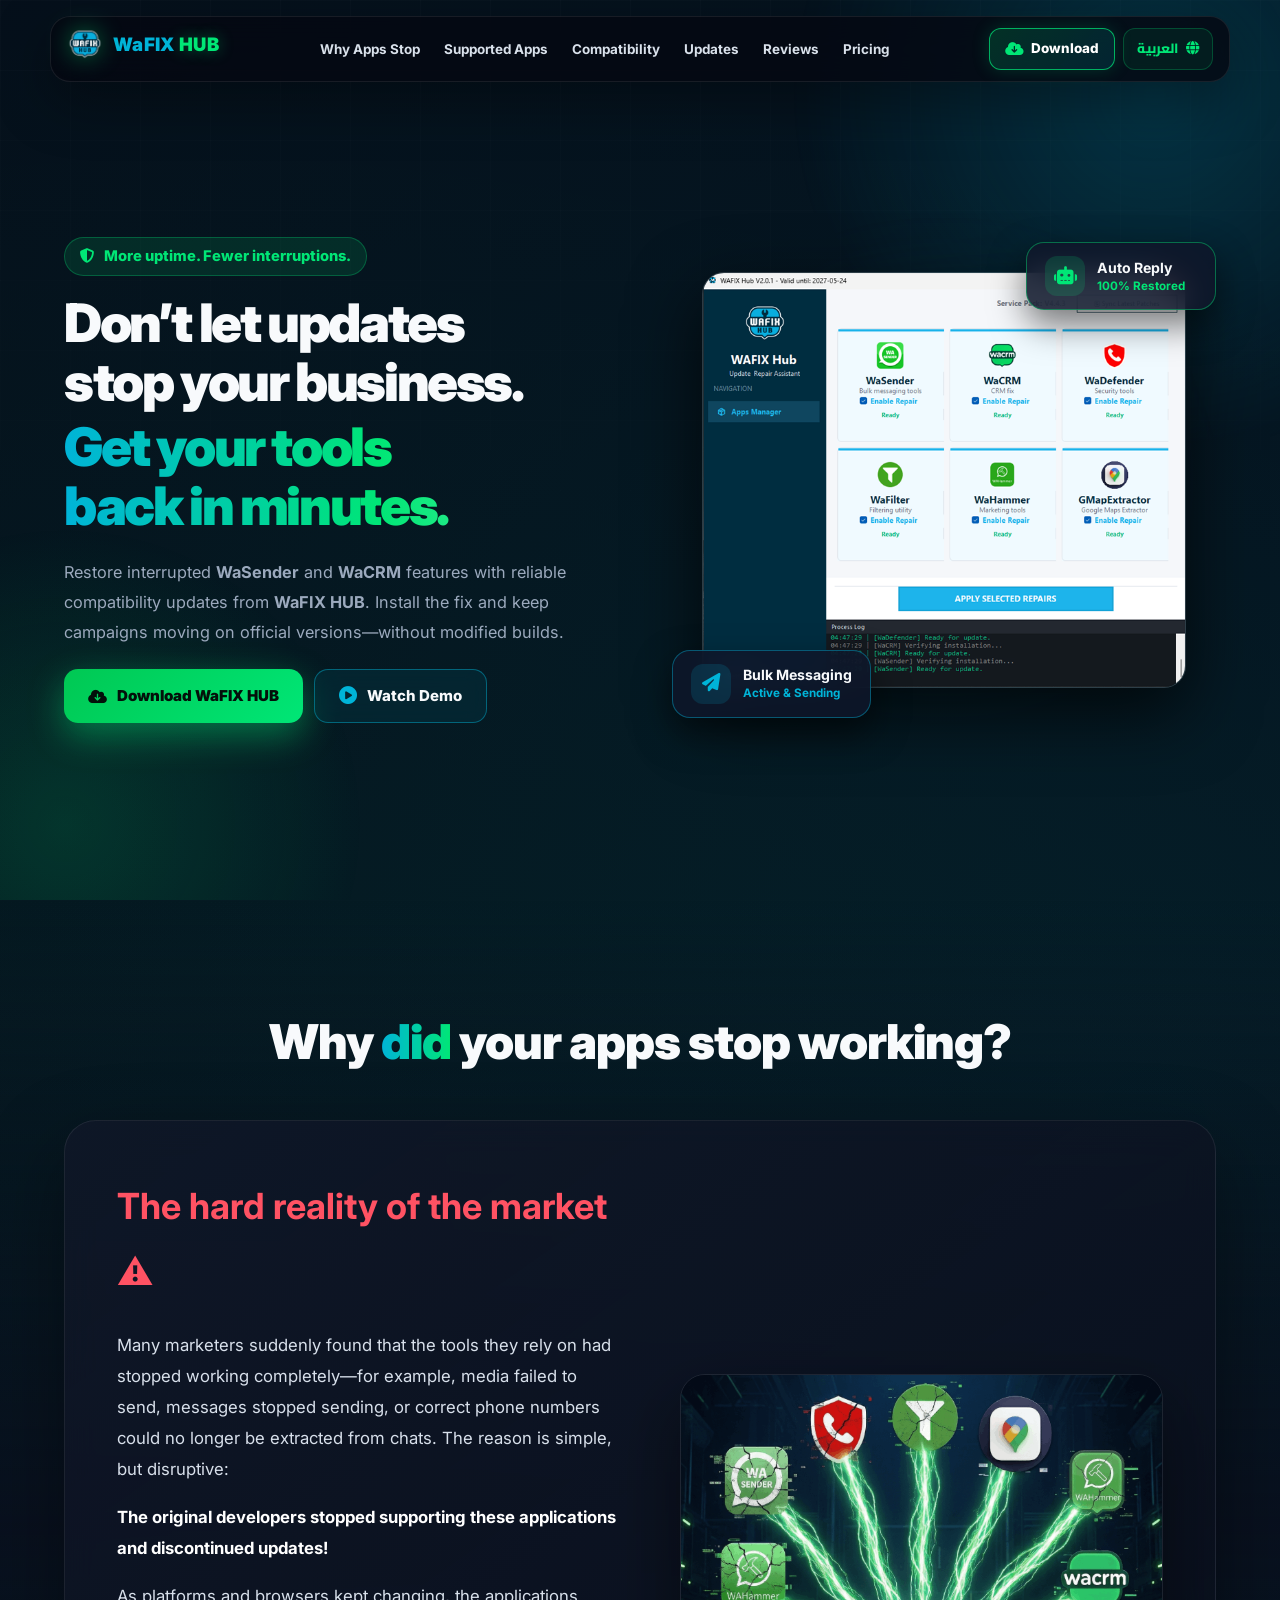
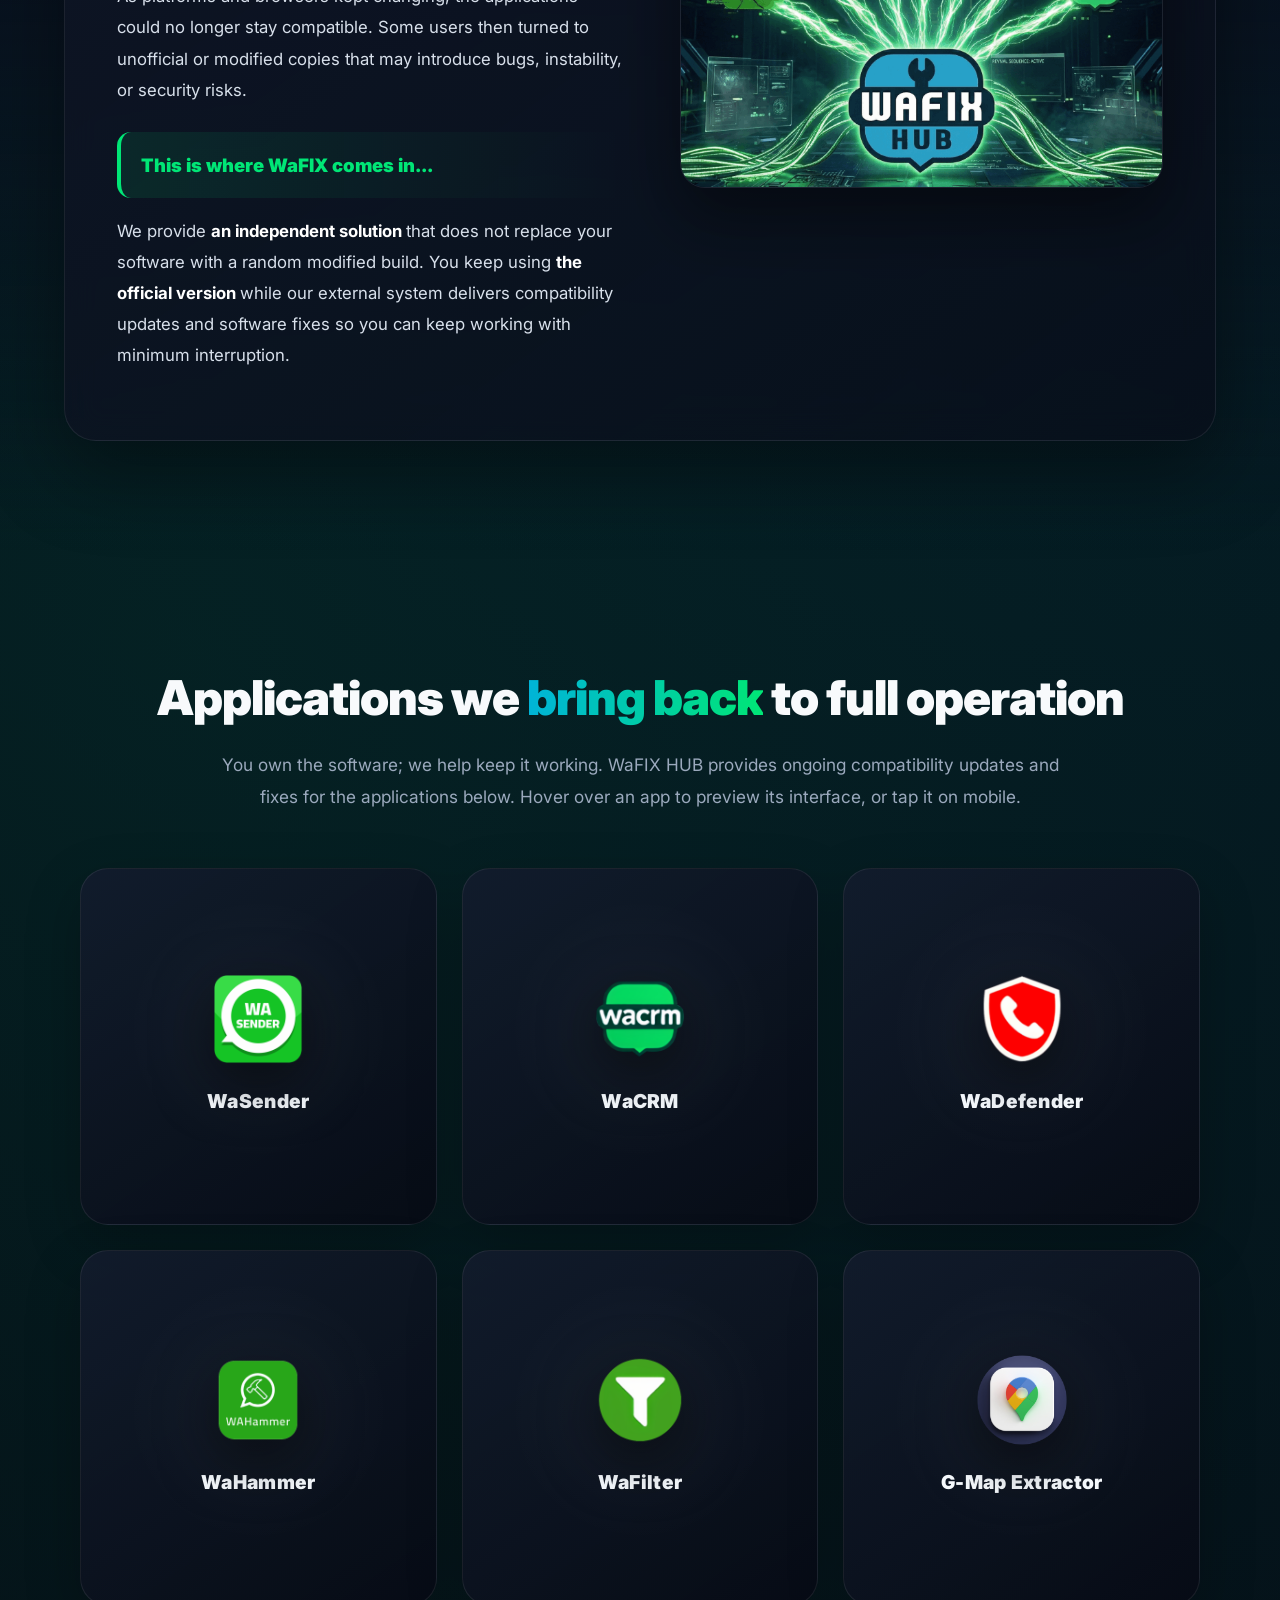
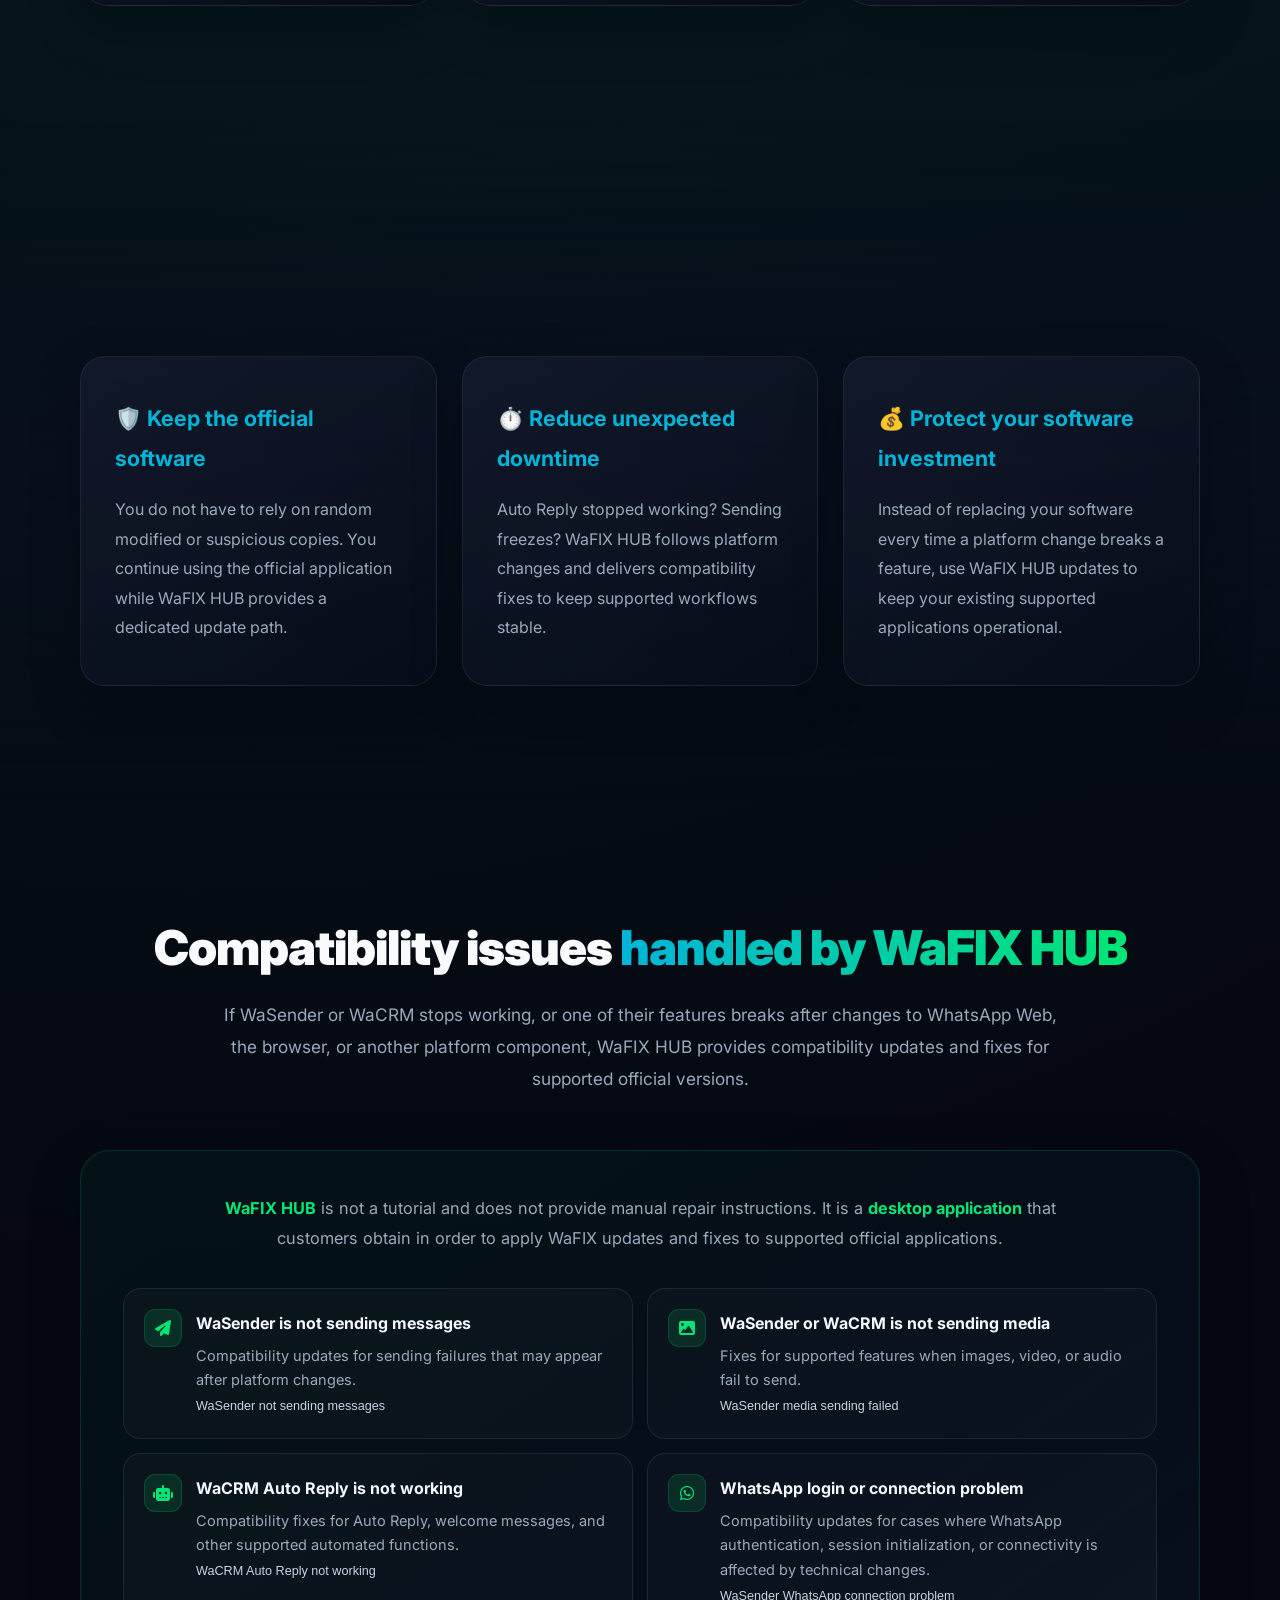
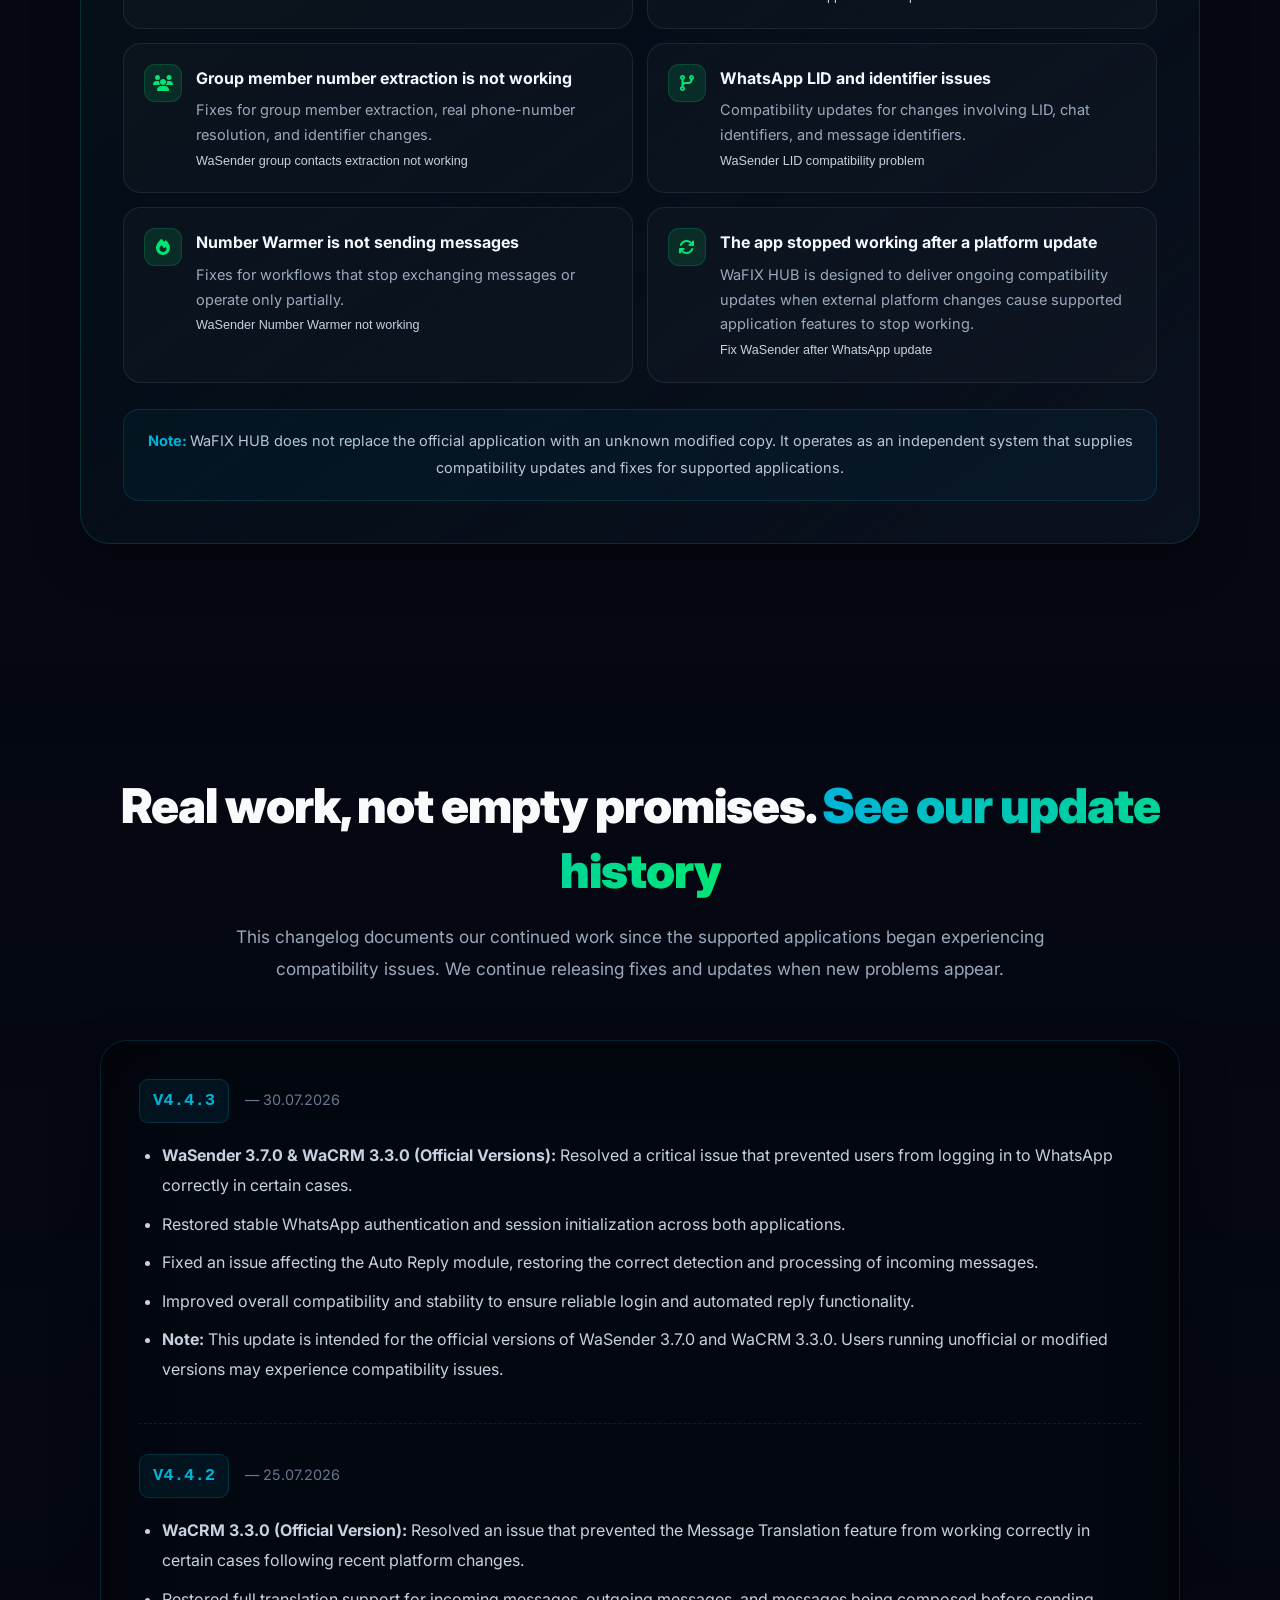
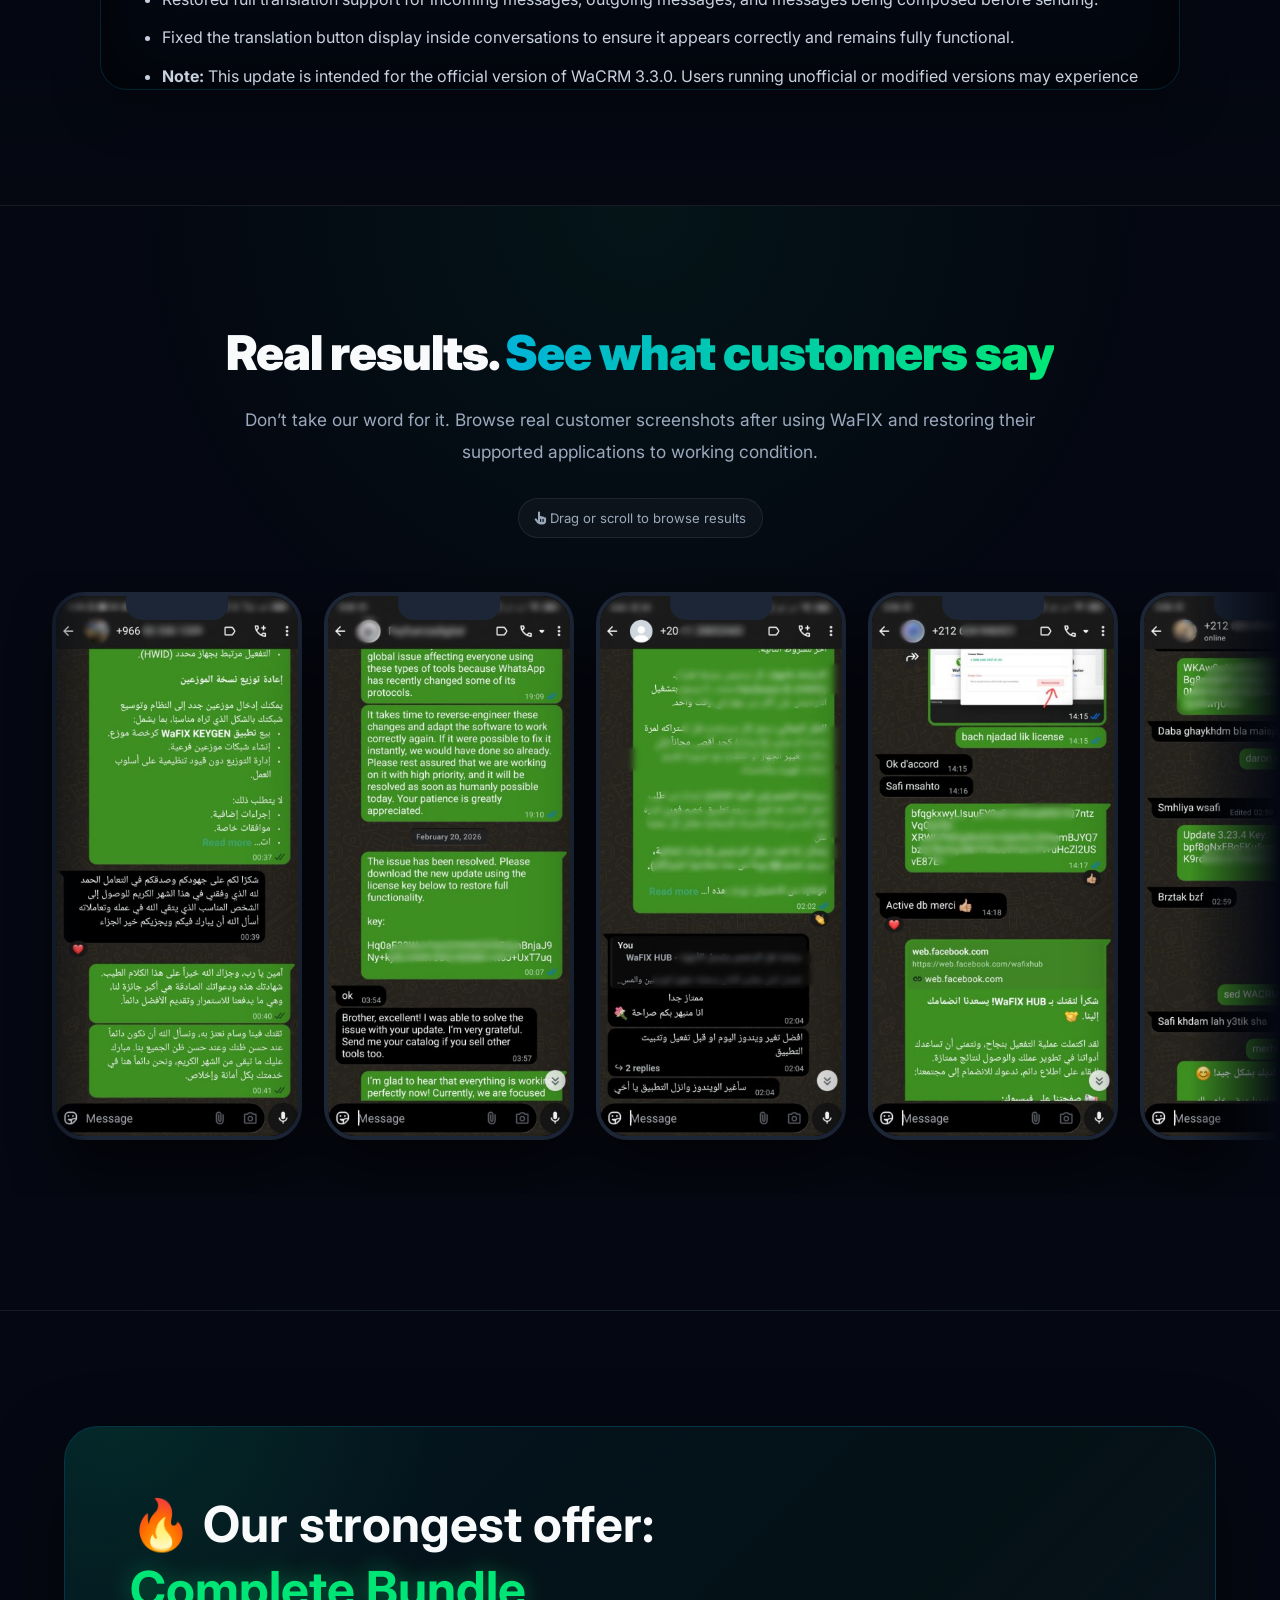
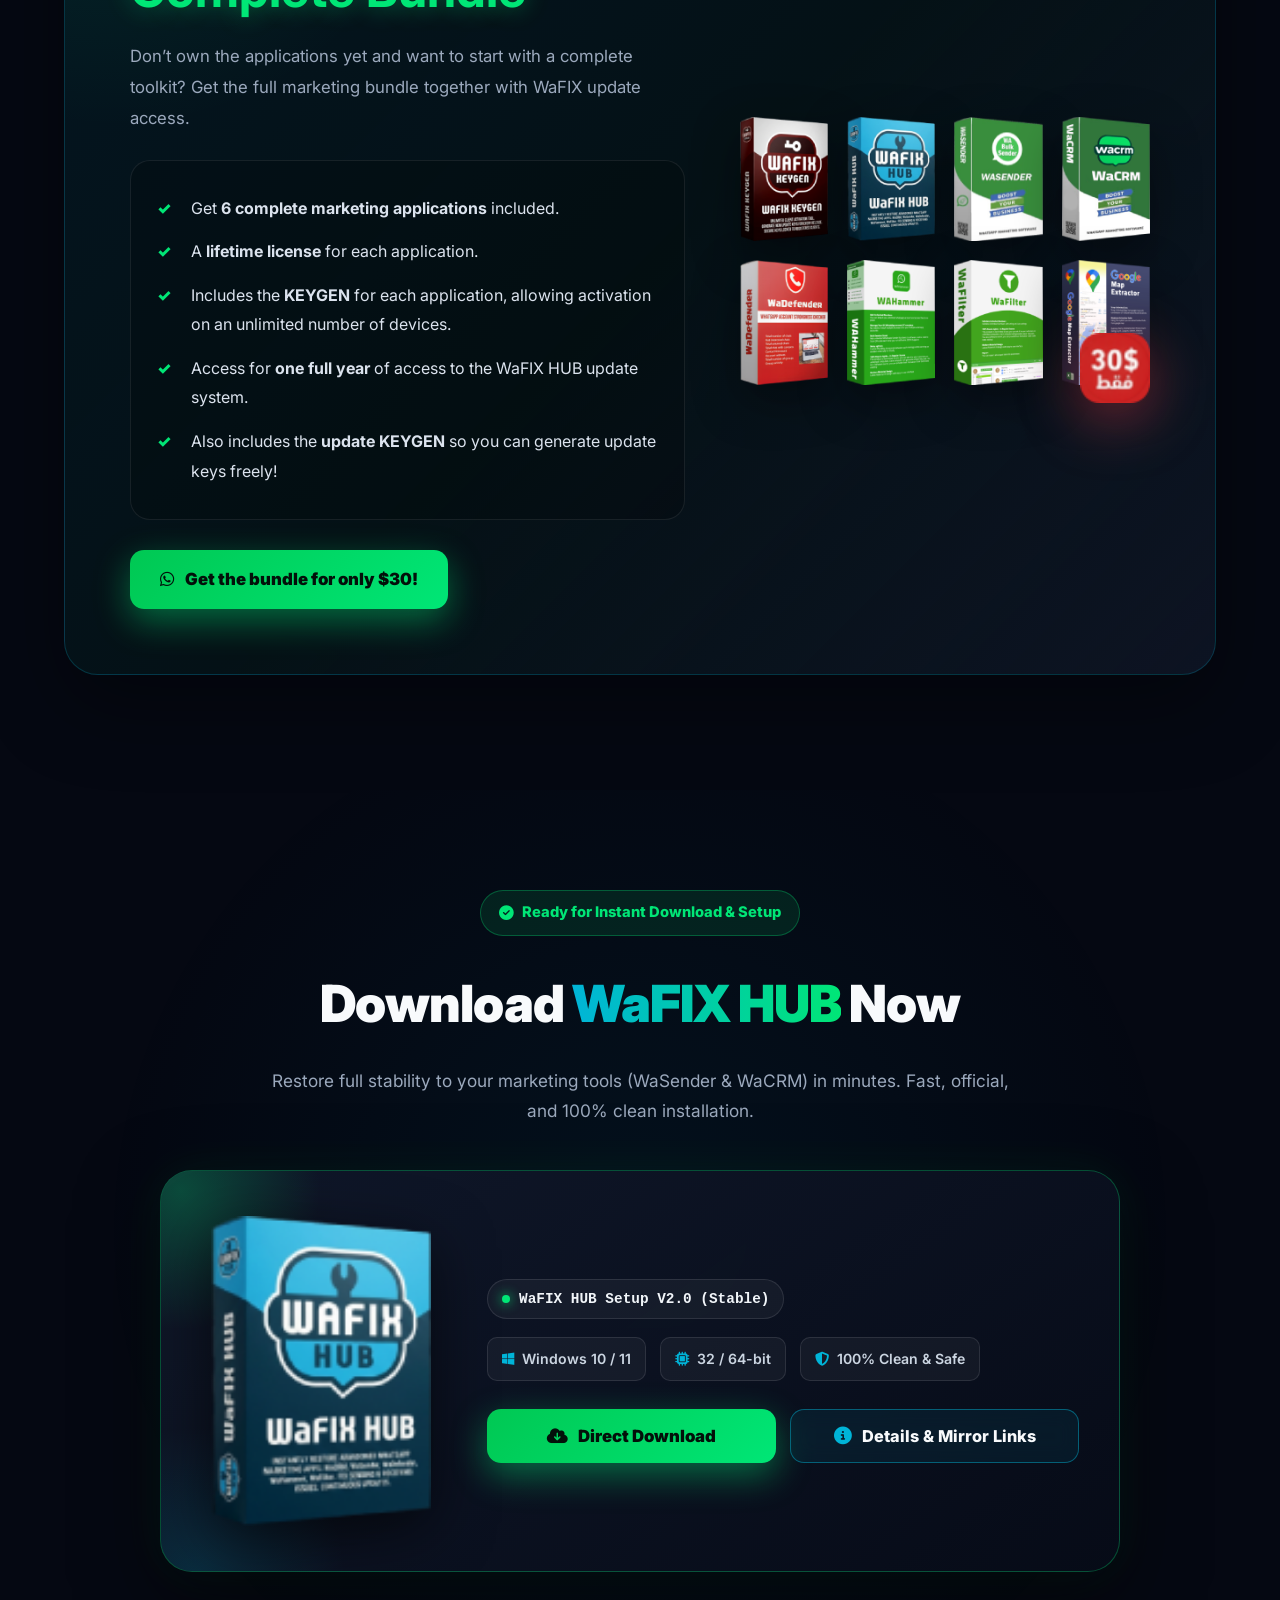
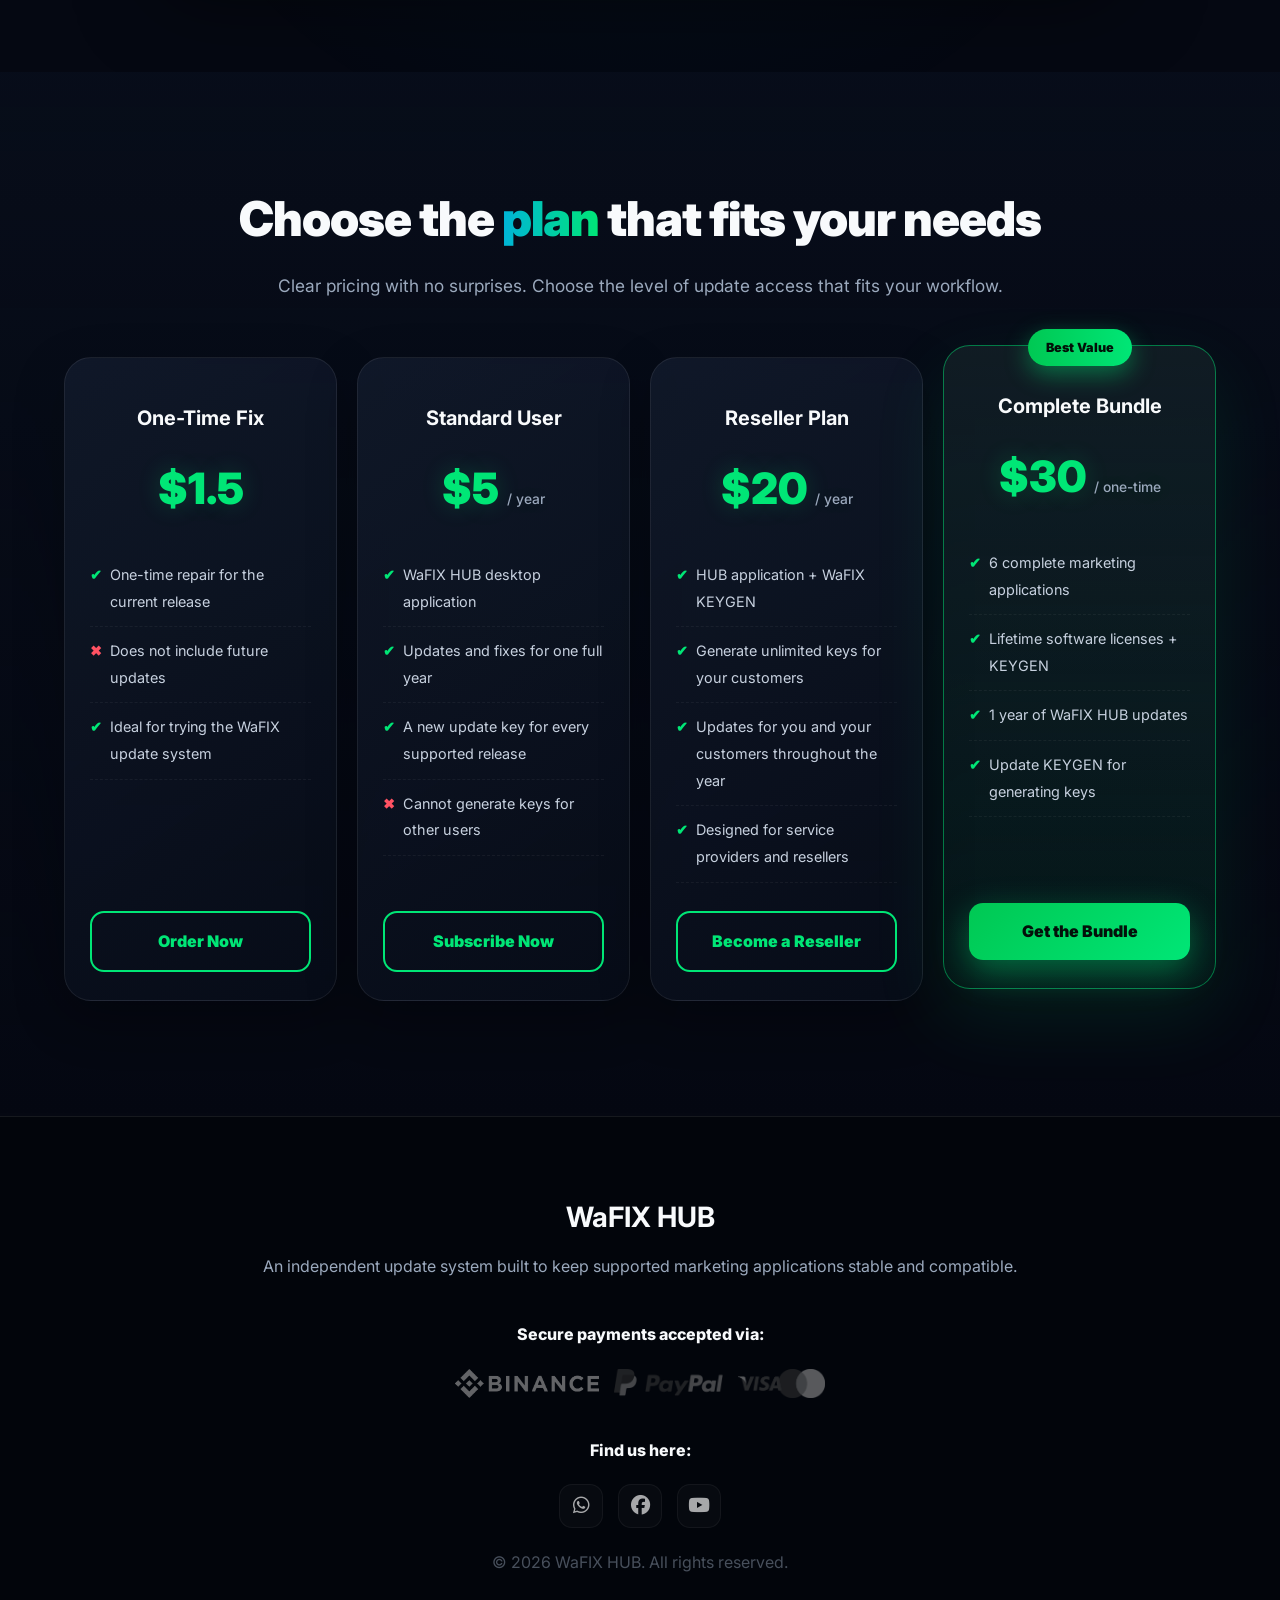
<file: en/index.html>
<!DOCTYPE html>

<html dir="ltr" lang="en">

<head>
    <!-- =========================================================
         WaFIX HUB
         SEO + GEO + AI Search Optimized Version
         Domain: https://wafixhub.com/
    ========================================================== -->
    <!-- Microsoft Clarity -->
    <script type="text/javascript">
        (function (c, l, a, r, i, t, y) {
            c[a] = c[a] || function () {
                (c[a].q = c[a].q || []).push(arguments)
            };
            t = l.createElement(r);
            t.async = 1;
            t.src = "https://www.clarity.ms/tag/" + i;
            y = l.getElementsByTagName(r)[0];
            y.parentNode.insertBefore(t, y);
        })(window, document, "clarity", "script", "w269hdj1vs");
    </script>
    <!-- Google Analytics -->
    <script async="" src="https://www.googletagmanager.com/gtag/js?id=G-MJJ88NV2RY"></script>
    <script>
        window.dataLayer = window.dataLayer || [];

        function gtag() {
            dataLayer.push(arguments);
        }

        gtag('js', new Date());
        gtag('config', 'G-MJJ88NV2RY');
    </script>
    <!-- =========================================================
         BASIC META
    ========================================================== -->
    <meta charset="utf-8" />
    <meta content="width=device-width, initial-scale=1.0, viewport-fit=cover" name="viewport" />
    <title>WaFIX HUB | Fix &amp; Update WaSender and WaCRM When They Stop Working</title>
    <meta
        content="WaSender or WaCRM stopped working? WaFIX HUB is a Windows desktop application that delivers compatibility updates and fixes for supported official versions, restoring messaging, Auto Reply, media sending, WhatsApp login, translation, and other affected features after platform changes."
        name="description" />
    <meta
        content="WaFIX HUB, WaSender, WaCRM, WaSender not working, WaCRM not working, WaSender stopped sending messages, WaCRM Auto Reply not working, WaSender media sending failed, fix WaSender, fix WaCRM, WaSender update, WaCRM update, WhatsApp Web compatibility"
        name="keywords" />
    <meta content="WaFIX HUB" name="author" />
    <meta content="index, follow, max-image-preview:large, max-snippet:-1, max-video-preview:-1" name="robots" />
    <meta content="#070b14" name="theme-color" />
    <!-- =========================================================
         CANONICAL
    ========================================================== -->
    <link href="https://wafixhub.com/en/" rel="canonical" />
    <!-- =========================================================
         ICONS
    ========================================================== -->
    <link href="../img/wafixicon.ico?v=2" rel="icon" type="image/x-icon" />
    <link href="../img/wafixicon.ico?v=2" rel="shortcut icon" />
    <link href="../img/wafixicon.ico?v=2" rel="apple-touch-icon" />
    <!-- =========================================================
         OPEN GRAPH
    ========================================================== -->
    <meta content="website" property="og:type" />
    <meta content="WaFIX HUB" property="og:site_name" />
    <meta content="en_US" property="og:locale" />
    <meta content="WaFIX HUB | Fix &amp; Update WaSender and WaCRM" property="og:title" />
    <meta
        content="WaSender or WaCRM stopped working? WaFIX HUB applies compatibility updates and fixes to supported official versions to restore affected features."
        property="og:description" />
    <meta content="https://wafixhub.com/en/" property="og:url" />
    <meta content="https://wafixhub.com/img/1.png" property="og:image" />
    <meta content="WaFIX HUB for updating and fixing WaSender and WaCRM" property="og:image:alt" />
    <!-- =========================================================
         TWITTER / X
    ========================================================== -->
    <meta content="summary_large_image" name="twitter:card" />
    <meta content="WaFIX HUB | Fix &amp; Update WaSender and WaCRM" name="twitter:title" />
    <meta
        content="A Windows desktop update system that applies compatibility fixes to supported official versions of WaSender, WaCRM, and other supported marketing applications."
        name="twitter:description" />
    <meta content="https://wafixhub.com/img/1.png" name="twitter:image" />
    <!-- =========================================================
         STRUCTURED DATA
         Helps search engines understand what WaFIX HUB actually is.
    ========================================================== -->
    <script type="application/ld+json">
    {
        "@context": "https://schema.org",
        "@graph": [
            {
                "@type": "Organization",
                "@id": "https://wafixhub.com/#organization",
                "name": "WaFIX HUB",
                "url": "https://wafixhub.com/",
                "logo": "https://wafixhub.com/img/logo.png",
                "description": "WaFIX HUB develops and distributes a desktop update system for restoring compatibility and applying fixes to supported official marketing applications including WaSender and WaCRM.",
                "sameAs": [
                    "https://web.facebook.com/wafixhub",
                    "https://www.youtube.com/@WAFIXHUB"
                ]
            },
            {
                "@type": "WebSite",
                "@id": "https://wafixhub.com/#website",
                "url": "https://wafixhub.com/en/",
                "name": "WaFIX HUB",
                "publisher": {
                    "@id": "https://wafixhub.com/#organization"
                },
                "inLanguage": "en"
            },
            {
                "@type": "SoftwareApplication",
                "@id": "https://wafixhub.com/#software",
                "name": "WaFIX HUB",
                "url": "https://wafixhub.com/",
                "applicationCategory": "BusinessApplication",
                "applicationSubCategory": "Software Update and Compatibility Tool",
                "operatingSystem": "Windows",
                "softwareRequirements": "Supported official versions of WaSender, WaCRM and other supported marketing tools",
                "description": "WaFIX HUB is a desktop application that applies compatibility updates and software fixes to supported official marketing applications such as WaSender and WaCRM when features stop working after platform or browser changes.",
                "publisher": {
                    "@id": "https://wafixhub.com/#organization"
                },
                "featureList": [
                    "WaSender compatibility updates",
                    "WaCRM compatibility updates",
                    "Fixes for message sending failures",
                    "Fixes for media sending failures",
                    "Fixes for WaCRM Auto Reply compatibility problems",
                    "Fixes for WhatsApp connection and login compatibility problems",
                    "Fixes for group contact extraction problems",
                    "Fixes for LID and identifier compatibility changes",
                    "Continuous updates for supported official applications"
                ],
                "offers": {
                    "@type": "AggregateOffer",
                    "priceCurrency": "USD",
                    "lowPrice": "1.5",
                    "highPrice": "30",
                    "offerCount": "4"
                }
            }
        ]
    }
    </script>
    <!-- =========================================================
         FONT / ICONS
    ========================================================== -->
    <link href="https://fonts.googleapis.com" rel="preconnect" />
    <link crossorigin="" href="https://fonts.gstatic.com" rel="preconnect" />
    <link
        href="https://fonts.googleapis.com/css2?family=Cairo:wght@400;500;600;700;800;900&amp;family=Inter:wght@400;500;600;700;800;900&amp;display=swap"
        rel="stylesheet" />
    <link href="https://cdnjs.cloudflare.com/ajax/libs/font-awesome/6.4.2/css/all.min.css" rel="stylesheet" />
    <style>
        /* =========================================================
           ROOT
        ========================================================== */

        :root {

            --bg:
                #050812;

            --bg-soft:
                #080d19;

            --bg-section:
                #09101e;

            --card:
                rgba(18, 25, 42, 0.72);

            --card-strong:
                rgba(22, 31, 51, 0.92);

            --primary:
                #00e676;

            --primary-dark:
                #00b95c;

            --primary-soft:
                rgba(0, 230, 118, 0.12);

            --primary-glow:
                rgba(0, 230, 118, 0.42);

            --secondary:
                #00b4d8;

            --secondary-soft:
                rgba(0, 180, 216, 0.12);

            --secondary-glow:
                rgba(0, 180, 216, 0.35);

            --danger:
                #ff5263;

            --warning:
                #ffc857;

            --text:
                #f8fafc;

            --muted:
                #9ba9bd;

            --border:
                rgba(255, 255, 255, 0.08);

            --border-strong:
                rgba(255, 255, 255, 0.14);

            --shadow:
                0 30px 80px rgba(0, 0, 0, 0.38);

            --shadow-soft:
                0 18px 50px rgba(0, 0, 0, 0.28);

            --radius:
                28px;

            --radius-small:
                18px;

            --transition:
                0.35s cubic-bezier(.2, .8, .2, 1);
        }


        /* =========================================================
           RESET
        ========================================================== */

        * {

            margin: 0;

            padding: 0;

            box-sizing: border-box;
        }


        html {

            scroll-behavior: smooth;

            scroll-padding-top: 100px;
        }


        body {

            font-family:
                "Inter",
                "Segoe UI",
                Tahoma,
                Arial,
                sans-serif;

            background:
                radial-gradient(circle at 90% 10%,
                    rgba(0, 180, 216, 0.10),
                    transparent 28%),
                radial-gradient(circle at 15% 20%,
                    rgba(0, 230, 118, 0.08),
                    transparent 25%),
                var(--bg);

            color: var(--text);

            line-height: 1.85;

            overflow-x: hidden;

            min-height: 100vh;
        }


        body::before {

            content: "";

            position: fixed;

            inset: 0;

            z-index: -10;

            pointer-events: none;

            background-image:
                linear-gradient(rgba(255, 255, 255, 0.015) 1px,
                    transparent 1px),
                linear-gradient(90deg,
                    rgba(255, 255, 255, 0.015) 1px,
                    transparent 1px);

            background-size:
                70px 70px;

            mask-image:
                linear-gradient(to bottom,
                    black,
                    transparent 80%);
        }


        a {

            color: inherit;
        }


        img {

            display: block;

            max-width: 100%;
        }


        ::selection {

            color: #000;

            background: var(--primary);
        }


        /* =========================================================
           SCROLLBAR
        ========================================================== */

        ::-webkit-scrollbar {

            width: 10px;

            height: 10px;
        }


        ::-webkit-scrollbar-track {

            background: var(--bg);
        }


        ::-webkit-scrollbar-thumb {

            background:
                linear-gradient(var(--secondary),
                    var(--primary));

            border-radius: 30px;

            border: 2px solid var(--bg);
        }


        /* =========================================================
           REVEAL ANIMATIONS
        ========================================================== */

        .reveal {

            opacity: 0;

            transform:
                translateY(35px) scale(0.99);

            transition:
                opacity 0.8s ease,
                transform 0.8s ease;
        }


        .reveal.active {

            opacity: 1;

            transform:
                translateY(0) scale(1);
        }


        /* =========================================================
           GLOBAL SECTION STYLES
        ========================================================== */

        section {

            position: relative;

            isolation: isolate;
        }


        .section-shell {

            width:
                min(1180px, 90%);

            margin:
                0 auto;
        }


        .section-title {

            text-align: center;

            font-size:
                clamp(2rem, 4vw, 3rem);

            font-weight: 900;

            line-height: 1.35;

            margin-bottom: 18px;

            letter-spacing: -1px;
        }


        .section-title span {

            background:
                linear-gradient(90deg,
                    var(--secondary),
                    var(--primary));

            -webkit-background-clip:
                text;

            background-clip:
                text;

            color:
                transparent;
        }


        .section-desc {

            text-align: center;

            max-width: 850px;

            margin:
                0 auto 55px;

            color:
                var(--muted);

            font-size:
                1.08rem;
        }


        /* =========================================================
           BUTTONS
        ========================================================== */

        .btn-primary {

            position: relative;

            display: inline-flex;

            align-items: center;

            justify-content: center;

            gap: 10px;

            border: none;

            padding:
                14px 30px;

            border-radius:
                14px;

            color: #03100a;

            background:
                linear-gradient(135deg,
                    #00c853,
                    var(--primary));

            text-decoration:
                none;

            font-weight:
                900;

            cursor:
                pointer;

            overflow:
                hidden;

            box-shadow:
                0 12px 35px var(--primary-glow);

            transition:
                transform var(--transition),
                box-shadow var(--transition),
                filter var(--transition);
        }


        .btn-primary::before {

            content: "";

            position: absolute;

            top: -60%;

            left: -60%;

            width: 45%;

            height: 220%;

            background:
                linear-gradient(90deg,
                    transparent,
                    rgba(255, 255, 255, 0.5),
                    transparent);

            transform:
                rotate(25deg);

            transition:
                left 0.7s ease;
        }


        .btn-primary:hover {

            transform:
                translateY(-4px);

            box-shadow:
                0 18px 45px var(--primary-glow);

            filter:
                brightness(1.04);
        }


        .btn-primary:hover::before {

            left:
                140%;
        }


        /* =========================================================
           HEADER
        ========================================================== */

        /* =========================================================
           HEADER
        ========================================================== */

        header {
            position: fixed;
            top: 16px;
            left: 50%;
            transform: translate(-50%, 0);
            width: min(1180px, 94%);
            min-height: 66px;
            padding: 9px 18px;
            display: flex;
            align-items: center;
            justify-content: space-between;
            gap: 16px;
            border: 1px solid var(--border);
            border-radius: 20px;
            background: rgba(5, 8, 18, 0.78);
            backdrop-filter: blur(22px);
            -webkit-backdrop-filter: blur(22px);
            box-shadow: 0 18px 55px rgba(0, 0, 0, 0.35);
            z-index: 1000;
            transition: transform 0.4s cubic-bezier(0.16, 1, 0.3, 1),
                background 0.3s ease,
                border-color 0.3s ease,
                box-shadow 0.3s ease,
                opacity 0.35s ease;
            will-change: transform;
        }

        header.scrolled {
            background: rgba(5, 8, 18, 0.95);
            border-color: rgba(0, 230, 118, 0.22);
            box-shadow: 0 20px 60px rgba(0, 0, 0, 0.5);
        }

        header.header-hidden {
            transform: translate(-50%, -130%);
            opacity: 0;
            pointer-events: none;
        }

        .logo a {
            display: flex;
            align-items: center;
            gap: 10px;
            text-decoration: none;
        }

        .logo img {
            height: 38px;
            width: auto;
            filter: drop-shadow(0 0 12px var(--primary-glow));
            transition: transform 0.3s ease;
        }

        .logo:hover img {
            transform: rotate(-4deg) scale(1.07);
        }

        .logo-name {
            font-size: 1.25rem;
            font-weight: 900;
            letter-spacing: 0.5px;
            color: var(--secondary);
        }

        .logo-name span {
            color: var(--primary);
            text-shadow: 0 0 15px var(--primary-glow);
        }

        .nav-links {
            display: flex;
            align-items: center;
            gap: 4px;
        }

        .nav-links a {
            position: relative;
            padding: 7px 11px;
            border-radius: 10px;
            text-decoration: none;
            color: #d9e1eb;
            font-size: 0.88rem;
            font-weight: 700;
            white-space: nowrap;
            transition: color 0.25s ease, background 0.25s ease;
        }

        .nav-links a:hover {
            color: var(--primary);
            background: var(--primary-soft);
        }


        .menu-toggle {

            display:
                none;

            width:
                46px;

            height:
                46px;

            align-items:
                center;

            justify-content:
                center;

            color:
                var(--text);

            background:
                rgba(255, 255, 255, 0.05);

            border:
                1px solid var(--border);

            border-radius:
                12px;

            font-size:
                1.3rem;

            cursor:
                pointer;
        }


        /* =========================================================
           HERO
        ========================================================== */

        .hero {

            min-height:
                100vh;

            display:
                flex;

            align-items:
                center;

            overflow:
                hidden;

            padding:
                145px 5% 90px;
        }


        .hero::before {

            content: "";

            position:
                absolute;

            width:
                750px;

            height:
                750px;

            top:
                -280px;

            right:
                -250px;

            border-radius:
                50%;

            background:
                radial-gradient(circle,
                    rgba(0, 180, 216, 0.20),
                    transparent 68%);

            filter:
                blur(10px);

            z-index:
                -2;
        }


        .hero::after {

            content: "";

            position:
                absolute;

            width:
                650px;

            height:
                650px;

            left:
                -260px;

            bottom:
                -250px;

            border-radius:
                50%;

            background:
                radial-gradient(circle,
                    rgba(0, 230, 118, 0.14),
                    transparent 65%);

            z-index:
                -2;
        }


        .hero-inner {

            width:
                min(1180px, 100%);

            margin:
                0 auto;

            display:
                grid;

            grid-template-columns:
                minmax(0, 1.15fr) minmax(340px, 0.85fr);

            align-items:
                center;

            gap:
                70px;
        }


        .hero-content {

            position:
                relative;

            z-index:
                3;
        }


        .hero-badge {

            width:
                fit-content;

            display:
                flex;

            align-items:
                center;

            gap:
                9px;

            margin-bottom:
                24px;

            padding:
                8px 17px;

            border:
                1px solid rgba(0, 230, 118, 0.28);

            border-radius:
                100px;

            color:
                var(--primary);

            background:
                var(--primary-soft);

            font-size:
                0.92rem;

            font-weight:
                800;
        }


        .hero-badge::before {

            content: "";

            width:
                8px;

            height:
                8px;

            border-radius:
                50%;

            background:
                var(--primary);

            box-shadow:
                0 0 15px var(--primary);

            animation:
                badgePulse 1.8s infinite;
        }


        .hero h1 {

            max-width:
                780px;

            font-size:
                clamp(2.6rem, 5.2vw, 4.6rem);

            line-height:
                1.18;

            font-weight:
                900;

            letter-spacing:
                -2px;

            margin-bottom:
                24px;
        }


        .hero h1 span {

            position:
                relative;

            display:
                inline-block;

            color:
                var(--primary);

            text-shadow:
                0 0 35px rgba(0, 230, 118, 0.25);
        }


        .hero h1 span::after {

            content: "";

            position:
                absolute;

            left:
                5%;

            bottom:
                5px;

            width:
                90%;

            height:
                10px;

            border-radius:
                30px;

            background:
                rgba(0, 230, 118, 0.16);

            z-index:
                -1;
        }


        .hero p {

            max-width:
                760px;

            color:
                var(--muted);

            font-size:
                1.12rem;

            margin-bottom:
                32px;
        }


        .hero-ai-context {

            display:
                flex;

            flex-wrap:
                wrap;

            gap:
                8px;

            margin:
                0 0 32px;

            max-width:
                760px;
        }


        .hero-ai-context span {

            direction:
                ltr;

            font-family:
                Arial,
                sans-serif;

            padding:
                6px 11px;

            border-radius:
                8px;

            color:
                #b8c4d3;

            border:
                1px solid var(--border);

            background:
                rgba(255, 255, 255, 0.025);

            font-size:
                0.78rem;
        }


        .hero-img {

            position:
                relative;

            z-index:
                1;

            animation:
                heroFloat 6s ease-in-out infinite;
        }


        .hero-img::before {

            content: "";

            position:
                absolute;

            inset:
                8%;

            border-radius:
                50%;

            background:
                var(--primary);

            filter:
                blur(100px);

            opacity:
                0.12;

            z-index:
                -1;
        }


        .hero-img img {

            width:
                100%;

            border:
                1px solid var(--border-strong);

            border-radius:
                28px;

            box-shadow:
                0 40px 110px rgba(0, 0, 0, 0.62);
        }


        /* =========================================================
           STORY
        ========================================================== */

        .the-story {

            padding:
                110px 5%;

            background:
                linear-gradient(to bottom,
                    transparent,
                    rgba(9, 16, 30, 0.95),
                    transparent);
        }


        .story-container {

            width:
                min(1180px, 100%);

            margin:
                45px auto 0;

            display:
                grid;

            grid-template-columns:
                1fr 0.95fr;

            gap:
                55px;

            align-items:
                center;

            padding:
                52px;

            border:
                1px solid var(--border);

            border-radius:
                32px;

            background:
                linear-gradient(145deg,
                    rgba(16, 23, 40, 0.86),
                    rgba(8, 13, 25, 0.72));

            box-shadow:
                var(--shadow);

            backdrop-filter:
                blur(16px);
        }


        .story-text h2 {

            display:
                flex;

            align-items:
                center;

            gap:
                10px;

            color:
                var(--danger);

            font-size:
                clamp(1.65rem, 3vw, 2.25rem);

            margin-bottom:
                24px;
        }


        .story-text p {

            color:
                #d8e0eb;

            margin-bottom:
                17px;

            font-size:
                1.05rem;
        }


        .story-text strong {

            color:
                #fff;
        }


        .story-text .highlight {

            display:
                block;

            position:
                relative;

            margin:
                26px 0 18px;

            padding:
                16px 20px;

            border-right:
                4px solid var(--primary);

            border-radius:
                14px;

            color:
                var(--primary);

            background:
                linear-gradient(to left,
                    rgba(0, 230, 118, 0.10),
                    transparent);

            font-weight:
                900;

            font-size:
                1.16rem;
        }


        .story-img {

            position:
                relative;

            text-align:
                center;
        }


        .story-img img {

            width:
                100%;

            border-radius:
                25px;

            filter:
                saturate(0.8);

            border:
                1px solid var(--border);

            box-shadow:
                0 30px 65px rgba(0, 0, 0, 0.45);

            transition:
                transform var(--transition),
                filter var(--transition),
                box-shadow var(--transition);
        }


        .story-img:hover img {

            filter:
                saturate(1.1);

            transform:
                translateY(-9px) scale(1.018);

            box-shadow:
                0 40px 80px rgba(255, 82, 99, 0.10);
        }


        /* =========================================================
           SUPPORTED TOOLS
        ========================================================== */

        .supported-tools {

            padding:
                115px 5%;
        }


        .tools-grid-new {

            width:
                min(1120px, 100%);

            margin:
                55px auto 0;

            display:
                grid;

            grid-template-columns:
                repeat(3, minmax(0, 1fr));

            gap:
                25px;
        }


        /*
           IMPORTANT SECTION:
           Logo -> screenshot reveal animation
        */

        .tool-card {

            position:
                relative;

            aspect-ratio:
                1 / 1;

            display:
                flex;

            align-items:
                center;

            justify-content:
                center;

            border:
                1px solid var(--border);

            border-radius:
                28px;

            background:
                linear-gradient(145deg,
                    rgba(20, 28, 46, 0.84),
                    rgba(7, 11, 21, 0.92));

            overflow:
                hidden;

            cursor:
                pointer;

            isolation:
                isolate;

            box-shadow:
                0 20px 55px rgba(0, 0, 0, 0.24);

            transition:
                transform 0.48s cubic-bezier(.18, .89, .32, 1.28),
                border-color 0.4s ease,
                box-shadow 0.4s ease;
        }


        .tool-card::before {

            content: "";

            position:
                absolute;

            inset:
                -40%;

            z-index:
                -1;

            background:
                conic-gradient(from 90deg,
                    transparent,
                    rgba(0, 230, 118, 0.13),
                    transparent,
                    rgba(0, 180, 216, 0.13),
                    transparent);

            animation:
                cardGlowRotate 9s linear infinite;

            opacity:
                0;

            transition:
                opacity 0.4s ease;
        }


        .tool-card::after {

            content:
                "Preview App";

            position:
                absolute;

            bottom:
                18px;

            left:
                50%;

            transform:
                translate(-50%, 18px);

            padding:
                7px 15px;

            border-radius:
                50px;

            color:
                #fff;

            background:
                rgba(4, 8, 16, 0.78);

            border:
                1px solid rgba(255, 255, 255, 0.15);

            backdrop-filter:
                blur(12px);

            font-size:
                0.75rem;

            opacity:
                0;

            z-index:
                5;

            pointer-events:
                none;

            transition:
                opacity 0.35s ease,
                transform 0.35s ease;
        }


        .tool-card:hover,
        .tool-card.preview-active {

            transform:
                translateY(-13px) scale(1.025);

            border-color:
                rgba(0, 230, 118, 0.48);

            box-shadow:
                0 30px 75px rgba(0, 230, 118, 0.12);
        }


        .tool-card:hover::before,
        .tool-card.preview-active::before {

            opacity:
                1;
        }


        .tool-card:hover::after,
        .tool-card.preview-active::after {

            opacity:
                1;

            transform:
                translate(-50%, 0);
        }


        .card-front {

            position:
                relative;

            z-index:
                3;

            width:
                100%;

            height:
                100%;

            display:
                flex;

            flex-direction:
                column;

            align-items:
                center;

            justify-content:
                center;

            gap:
                20px;

            padding:
                28px;

            background:
                radial-gradient(circle at 50% 45%,
                    rgba(255, 255, 255, 0.04),
                    transparent 50%);

            transition:
                opacity 0.38s ease,
                transform 0.48s cubic-bezier(.2, .8, .2, 1),
                filter 0.38s ease;
        }


        .card-front img {

            width:
                auto;

            height:
                90px;

            max-width:
                70%;

            object-fit:
                contain;

            filter:
                drop-shadow(0 18px 28px rgba(0, 0, 0, 0.55));

            transition:
                transform 0.45s cubic-bezier(.2, .8, .2, 1);
        }


        .card-front span {

            color:
                #f7fbff;

            font-weight:
                900;

            font-size:
                1.2rem;

            letter-spacing:
                0.3px;
        }


        .tool-card:hover .card-front,
        .tool-card.preview-active .card-front {

            opacity:
                0;

            transform:
                scale(0.82);

            filter:
                blur(5px);
        }


        .tool-card:hover .card-front img,
        .tool-card.preview-active .card-front img {

            transform:
                scale(1.15) rotate(4deg);
        }


        .card-hover-img {

            position:
                absolute;

            inset:
                0;

            z-index:
                2;

            width:
                100%;

            height:
                100%;

            object-fit:
                cover;

            object-position:
                center;

            opacity:
                0;

            transform:
                scale(1.18);

            filter:
                brightness(0.72) saturate(1.05);

            transition:
                opacity 0.5s ease,
                transform 0.72s cubic-bezier(.2, .8, .2, 1),
                filter 0.5s ease;
        }


        .tool-card:hover .card-hover-img,
        .tool-card.preview-active .card-hover-img {

            opacity:
                1;

            transform:
                scale(1);

            filter:
                brightness(0.9) saturate(1.1);
        }


        /* =========================================================
           BENEFITS
        ========================================================== */

        .benefits {

            padding:
                115px 5%;

            background:
                linear-gradient(180deg,
                    transparent,
                    rgba(9, 16, 30, 0.80),
                    transparent);
        }


        .benefits-grid {

            width:
                min(1120px, 100%);

            margin:
                55px auto 0;

            display:
                grid;

            grid-template-columns:
                repeat(3, 1fr);

            gap:
                25px;
        }


        .benefit-card {

            position:
                relative;

            padding:
                42px 34px;

            border:
                1px solid var(--border);

            border-radius:
                25px;

            background:
                linear-gradient(145deg,
                    rgba(20, 28, 46, 0.78),
                    rgba(8, 13, 25, 0.75));

            overflow:
                hidden;

            box-shadow:
                var(--shadow-soft);

            transition:
                transform var(--transition),
                border-color var(--transition),
                background var(--transition);
        }


        .benefit-card::before {

            content: "";

            position:
                absolute;

            top:
                0;

            right:
                0;

            width:
                4px;

            height:
                0;

            background:
                linear-gradient(var(--primary),
                    var(--secondary));

            transition:
                height 0.45s ease;
        }


        .benefit-card:hover {

            transform:
                translateY(-10px);

            border-color:
                rgba(0, 180, 216, 0.25);

            background:
                rgba(22, 31, 51, 0.88);
        }


        .benefit-card:hover::before {

            height:
                100%;
        }


        .benefit-card h3 {

            margin-bottom:
                16px;

            color:
                var(--secondary);

            font-size:
                1.35rem;
        }


        .benefit-card p {

            color:
                var(--muted);
        }


        /* =========================================================
           GEO / AI DISCOVERY SECTION
           Visible, useful content — not hidden keyword stuffing.
        ========================================================== */

        .compatibility-section {

            padding:
                115px 5%;
        }


        .compatibility-panel {

            width:
                min(1120px, 100%);

            margin:
                48px auto 0;

            padding:
                42px;

            border:
                1px solid rgba(0, 230, 118, 0.16);

            border-radius:
                30px;

            background:
                linear-gradient(145deg,
                    rgba(0, 230, 118, 0.045),
                    rgba(0, 180, 216, 0.035),
                    rgba(12, 18, 32, 0.90));

            box-shadow:
                var(--shadow-soft);
        }


        .compatibility-intro {

            max-width:
                900px;

            margin:
                0 auto 35px;

            text-align:
                center;

            color:
                var(--muted);

            font-size:
                1.02rem;
        }


        .compatibility-intro strong {

            color:
                var(--primary);
        }


        .issues-grid {

            display:
                grid;

            grid-template-columns:
                repeat(2, minmax(0, 1fr));

            gap:
                14px;
        }


        .issue-item {

            display:
                flex;

            align-items:
                flex-start;

            gap:
                14px;

            padding:
                20px;

            border:
                1px solid var(--border);

            border-radius:
                18px;

            background:
                rgba(255, 255, 255, 0.025);

            transition:
                transform 0.3s ease,
                background 0.3s ease,
                border-color 0.3s ease;
        }


        .issue-item:hover {

            transform:
                translateY(-4px);

            border-color:
                rgba(0, 230, 118, 0.25);

            background:
                rgba(0, 230, 118, 0.04);
        }


        .issue-icon {

            flex:
                0 0 38px;

            height:
                38px;

            border-radius:
                11px;

            display:
                flex;

            align-items:
                center;

            justify-content:
                center;

            color:
                var(--primary);

            background:
                var(--primary-soft);

            border:
                1px solid rgba(0, 230, 118, 0.17);
        }


        .issue-item h3 {

            font-size:
                1rem;

            margin-bottom:
                5px;

            color:
                #f5f9ff;
        }


        .issue-item p {

            color:
                var(--muted);

            font-size:
                0.91rem;

            line-height:
                1.7;
        }


        .issue-query {

            direction:
                ltr;

            unicode-bidi:
                isolate;

            display:
                inline-block;

            color:
                #c7d3e2;

            font-family:
                Arial,
                sans-serif;

            font-size:
                0.79rem;
        }


        .product-notice {

            margin-top:
                26px;

            padding:
                18px 22px;

            border-radius:
                16px;

            border:
                1px solid rgba(0, 180, 216, 0.17);

            color:
                #b9c6d7;

            background:
                rgba(0, 180, 216, 0.045);

            text-align:
                center;

            font-size:
                0.91rem;
        }


        .product-notice strong {

            color:
                var(--secondary);
        }


        /* =========================================================
           UPDATES
        ========================================================== */

        .updates-section {

            padding:
                115px 5%;

            background:
                linear-gradient(180deg,
                    transparent,
                    rgba(5, 8, 18, 0.8));
        }


        .changelog-box {

            width:
                min(1080px, 100%);

            max-height:
                650px;

            margin:
                0 auto;

            padding:
                38px;

            overflow-y:
                auto;

            border:
                1px solid rgba(0, 180, 216, 0.16);

            border-radius:
                27px;

            background:
                #030710;

            box-shadow:
                inset 0 0 65px rgba(0, 0, 0, 0.68),
                var(--shadow-soft);
        }


        .update-item {

            position:
                relative;

            margin-bottom:
                30px;

            padding:
                0 0 30px;

            border-bottom:
                1px dashed rgba(255, 255, 255, 0.08);
        }


        .update-item:last-child {

            margin-bottom:
                0;

            padding-bottom:
                0;

            border-bottom:
                none;
        }


        .update-version {

            direction:
                ltr;

            display:
                inline-flex;

            align-items:
                center;

            padding:
                5px 13px;

            border:
                1px solid rgba(0, 180, 216, 0.20);

            border-radius:
                9px;

            color:
                var(--secondary);

            background:
                rgba(0, 180, 216, 0.08);

            font-family:
                Consolas,
                monospace;

            font-size:
                1.08rem;

            font-weight:
                900;
        }


        .update-date {

            margin-right:
                12px;

            color:
                #68778d;

            font-size:
                0.9rem;
        }


        .update-list {

            margin-top:
                18px;

            padding-right:
                23px;

            color:
                #c8d1df;
        }


        .update-list li {

            margin-bottom:
                9px;
        }


        /* =========================================================
           SCREENSHOT TESTIMONIALS
        ========================================================== */

        .screenshots-testimonials {

            padding:
                115px 0;

            overflow:
                hidden;

            border-top:
                1px solid var(--border);

            border-bottom:
                1px solid var(--border);

            background:
                radial-gradient(circle at 50% 0,
                    rgba(0, 230, 118, 0.06),
                    transparent 40%);
        }


        .screenshots-testimonials .section-title,
        .screenshots-testimonials .section-desc {

            width:
                90%;

            margin-left:
                auto;

            margin-right:
                auto;
        }


        .swipe-hint {

            display:
                block;

            width:
                fit-content;

            margin:
                -25px auto 32px;

            padding:
                7px 16px;

            border:
                1px solid var(--border);

            border-radius:
                100px;

            color:
                var(--muted);

            background:
                rgba(255, 255, 255, 0.03);

            font-size:
                0.82rem;
        }


        .slider-container {

            position:
                relative;

            z-index:
                1;

            display:
                flex;

            gap:
                22px;

            overflow-x:
                auto;

            width:
                100%;

            padding:
                22px 5% 55px;

            cursor:
                grab;

            user-select:
                none;

            scrollbar-width:
                none;

            -ms-overflow-style:
                none;

            -webkit-mask-image:
                linear-gradient(to right,
                    transparent 0%,
                    black 7%,
                    black 93%,
                    transparent 100%);

            mask-image:
                linear-gradient(to right,
                    transparent 0%,
                    black 7%,
                    black 93%,
                    transparent 100%);
        }


        .slider-container:active {

            cursor:
                grabbing;
        }


        .slider-container::-webkit-scrollbar {

            display:
                none;
        }


        .screen-card {

            position:
                relative;

            flex:
                0 0 250px;

            width:
                250px;

            height:
                548px;

            overflow:
                hidden;

            border:
                4px solid #1c2637;

            border-radius:
                32px;

            background:
                #000;

            box-shadow:
                0 30px 65px rgba(0, 0, 0, 0.62);

            transition:
                transform 0.38s ease,
                border-color 0.38s ease,
                box-shadow 0.38s ease;
        }


        .screen-card::before {

            content: "";

            position:
                absolute;

            top:
                0;

            left:
                50%;

            z-index:
                3;

            transform:
                translateX(-50%);

            width:
                42%;

            height:
                24px;

            border-radius:
                0 0 15px 15px;

            background:
                #1c2637;
        }


        .screen-card:hover {

            transform:
                translateY(-13px) scale(1.018);

            border-color:
                var(--primary);

            box-shadow:
                0 35px 75px rgba(0, 230, 118, 0.14);
        }


        .screen-card img {

            width:
                100%;

            height:
                100%;

            object-fit:
                cover;

            object-position:
                top;

            pointer-events:
                none;

            transition:
                transform 0.55s ease;
        }


        .screen-card:hover img {

            transform:
                scale(1.035);
        }


        /* =========================================================
           BUNDLE
        ========================================================== */

        .bundle-offer {

            width:
                min(1180px, 90%);

            margin:
                115px auto;

            padding:
                65px;

            display:
                grid;

            grid-template-columns:
                1.15fr 0.85fr;

            align-items:
                center;

            gap:
                55px;

            overflow:
                hidden;

            border:
                1px solid rgba(0, 180, 216, 0.22);

            border-radius:
                34px;

            background:
                linear-gradient(135deg,
                    rgba(0, 180, 216, 0.08),
                    rgba(0, 230, 118, 0.045),
                    rgba(15, 22, 38, 0.84));

            box-shadow:
                var(--shadow);
        }


        .bundle-offer::before {

            content: "";

            position:
                absolute;

            width:
                700px;

            height:
                700px;

            top:
                -380px;

            left:
                -300px;

            border-radius:
                50%;

            background:
                radial-gradient(circle,
                    rgba(0, 230, 118, 0.10),
                    transparent 67%);

            pointer-events:
                none;
        }


        .bundle-text {

            position:
                relative;

            z-index:
                2;
        }


        .bundle-text h2 {

            font-size:
                clamp(2rem, 4vw, 3.1rem);

            line-height:
                1.3;

            margin-bottom:
                20px;
        }


        .bundle-text h2 span {

            color:
                var(--primary);

            text-shadow:
                0 0 25px var(--primary-glow);
        }


        .bundle-text>p {

            margin-bottom:
                25px;

            color:
                var(--muted);

            font-size:
                1.05rem;
        }


        .bundle-text ul {

            list-style:
                none;

            margin:
                0 0 30px;

            padding:
                26px;

            border:
                1px solid var(--border);

            border-radius:
                20px;

            background:
                rgba(0, 0, 0, 0.18);
        }


        .bundle-text ul li {

            position:
                relative;

            padding:
                7px 34px 7px 0;

            color:
                #dbe3ee;
        }


        .bundle-text ul li::before {

            content:
                "✓";

            position:
                absolute;

            top:
                7px;

            right:
                0;

            color:
                var(--primary);

            font-weight:
                900;
        }


        .bundle-img {

            position:
                relative;

            z-index:
                2;
        }


        .mobile-img {

            display:
                none;
        }


        .floating-bundle {

            position:
                relative;

            max-width:
                520px;

            margin:
                auto;
        }


        .floating-grid {

            display:
                grid;

            grid-template-columns:
                repeat(4, 1fr);

            align-items:
                center;

            justify-items:
                center;

            gap:
                19px;

            padding:
                18px 0;
        }


        .floating-grid img {

            width:
                100%;

            max-width:
                108px;

            height:
                auto;

            border:
                none !important;

            border-radius:
                0 !important;

            box-shadow:
                none !important;

            background:
                transparent !important;

            filter:
                drop-shadow(0 16px 24px rgba(0, 0, 0, 0.42));

            transition:
                transform 0.32s ease;
        }


        .floating-grid img:hover {

            transform:
                scale(1.16) !important;

            z-index:
                20;

            cursor:
                pointer;
        }


        .floating-grid img:nth-child(1) {

            animation:
                randomFloat1 4s ease-in-out infinite;
        }


        .floating-grid img:nth-child(2) {

            animation:
                randomFloat2 5s ease-in-out infinite .5s;
        }


        .floating-grid img:nth-child(3) {

            animation:
                randomFloat3 3.5s ease-in-out infinite 1s;
        }


        .floating-grid img:nth-child(4) {

            animation:
                randomFloat1 4.8s ease-in-out infinite 1.5s;
        }


        .floating-grid img:nth-child(5) {

            animation:
                randomFloat2 4.2s ease-in-out infinite .2s;
        }


        .floating-grid img:nth-child(6) {

            animation:
                randomFloat3 3.8s ease-in-out infinite .8s;
        }


        .floating-grid img:nth-child(7) {

            animation:
                randomFloat1 5.2s ease-in-out infinite 1.2s;
        }


        .floating-grid img:nth-child(8) {

            animation:
                randomFloat2 4.5s ease-in-out infinite .6s;
        }


        .price-badge-float {

            position:
                absolute;

            right:
                0;

            bottom:
                0;

            z-index:
                10;

            width:
                70px !important;

            height:
                auto !important;

            filter:
                drop-shadow(0 15px 30px rgba(255, 71, 87, 0.46));

            animation:
                randomFloat2 4s ease-in-out infinite alternate;
        }


        /* =========================================================
           PRICING
        ========================================================== */

        .pricing {

            padding:
                115px 5%;

            background:
                linear-gradient(180deg,
                    rgba(9, 16, 30, 0.65),
                    transparent);
        }


        .pricing-grid {

            width:
                min(1180px, 100%);

            margin:
                55px auto 0;

            display:
                grid;

            grid-template-columns:
                repeat(4, minmax(0, 1fr));

            gap:
                20px;

            align-items:
                stretch;
        }


        .card {

            position:
                relative;

            display:
                flex;

            flex-direction:
                column;

            padding:
                42px 25px 28px;

            border:
                1px solid var(--border);

            border-radius:
                27px;

            text-align:
                center;

            background:
                linear-gradient(145deg,
                    rgba(20, 28, 46, 0.77),
                    rgba(8, 13, 25, 0.82));

            box-shadow:
                var(--shadow-soft);

            transition:
                transform var(--transition),
                border-color var(--transition),
                box-shadow var(--transition);
        }


        .card:hover {

            transform:
                translateY(-10px);

            border-color:
                rgba(0, 180, 216, 0.35);

            box-shadow:
                0 30px 75px rgba(0, 180, 216, 0.09);
        }


        .card h3 {

            font-size:
                1.25rem;

            margin-bottom:
                12px;
        }


        .card .price {

            color:
                var(--primary);

            font-size:
                2.7rem;

            font-weight:
                900;

            margin-bottom:
                22px;

            text-shadow:
                0 0 25px rgba(0, 230, 118, 0.2);
        }


        .card .price span {

            color:
                var(--muted);

            font-size:
                0.32em;

            font-weight:
                500;
        }


        .card ul {

            flex:
                1;

            list-style:
                none;

            text-align:
                right;

            margin-bottom:
                28px;
        }


        .card ul li {

            display:
                flex;

            gap:
                8px;

            align-items:
                flex-start;

            padding:
                11px 0;

            color:
                #c7d1df;

            border-bottom:
                1px dashed rgba(255, 255, 255, 0.05);

            font-size:
                0.9rem;
        }


        .card ul li i {

            color:
                var(--primary);

            font-style:
                normal;

            font-weight:
                900;
        }


        .card ul li i.cross {

            color:
                var(--danger);
        }


        .card.featured {

            border-color:
                rgba(0, 230, 118, 0.48);

            background:
                linear-gradient(180deg,
                    rgba(17, 29, 37, 0.96),
                    rgba(0, 230, 118, 0.065));

            transform:
                translateY(-12px);

            box-shadow:
                0 28px 75px rgba(0, 230, 118, 0.10);
        }


        .card.featured::before {

            content:
                "Best Value";

            position:
                absolute;

            top:
                -17px;

            left:
                50%;

            transform:
                translateX(-50%);

            padding:
                7px 18px;

            color:
                #021008;

            white-space:
                nowrap;

            background:
                linear-gradient(90deg,
                    #00c853,
                    var(--primary));

            border-radius:
                50px;

            box-shadow:
                0 8px 25px var(--primary-glow);

            font-size:
                0.79rem;

            font-weight:
                900;
        }


        .card.featured:hover {

            transform:
                translateY(-19px);
        }


        /* =========================================================
           FOOTER
        ========================================================== */

        footer {

            padding:
                75px 5% 40px;

            text-align:
                center;

            border-top:
                1px solid var(--border);

            background:
                #02050b;
        }


        footer h2 {

            font-size:
                1.75rem;

            margin-bottom:
                8px;
        }


        .footer-text {

            color:
                var(--muted);
        }


        .payment-methods {

            max-width:
                420px;

            margin:
                20px auto 0;

            display:
                flex;

            align-items:
                center;

            justify-content:
                center;

            flex-wrap:
                wrap;

            gap:
                15px;
        }


        .payment-methods img {

            height:
                29px;

            width:
                auto;

            opacity:
                0.52;

            filter:
                grayscale(100%);

            transition:
                opacity 0.3s ease,
                filter 0.3s ease,
                transform 0.3s ease;
        }


        .payment-methods img:hover {

            opacity:
                1;

            filter:
                grayscale(0);

            transform:
                scale(1.08);
        }


        .social-icons {

            display:
                flex;

            justify-content:
                center;

            align-items:
                center;

            gap:
                15px;

            margin-top:
                18px;
        }


        .social-icons a {

            width:
                44px;

            height:
                44px;

            display:
                flex;

            align-items:
                center;

            justify-content:
                center;

            border:
                1px solid var(--border);

            border-radius:
                13px;

            color:
                #fff;

            background:
                rgba(255, 255, 255, 0.035);

            opacity:
                0.65;

            text-decoration:
                none;

            font-size:
                1.2rem;

            transition:
                transform 0.3s ease,
                color 0.3s ease,
                border-color 0.3s ease,
                opacity 0.3s ease;
        }


        .social-icons a:hover {

            opacity:
                1;

            transform:
                translateY(-4px) scale(1.07);
        }


        .social-icons .whatsapp:hover {

            color:
                #25D366;

            border-color:
                rgba(37, 211, 102, 0.30);
        }


        .social-icons .facebook:hover {

            color:
                #1877F2;

            border-color:
                rgba(24, 119, 242, 0.30);
        }


        .social-icons .youtube:hover {

            color:
                #FF0000;

            border-color:
                rgba(255, 0, 0, 0.30);
        }


        /* =========================================================
           KEYFRAMES
        ========================================================== */

        @keyframes badgePulse {

            0%,
            100% {

                opacity:
                    0.55;

                transform:
                    scale(.85);
            }

            50% {

                opacity:
                    1;

                transform:
                    scale(1.2);
            }
        }


        @keyframes heroFloat {

            0%,
            100% {

                transform:
                    translateY(0) rotate(0deg);
            }

            50% {

                transform:
                    translateY(-14px) rotate(-0.5deg);
            }
        }


        @keyframes cardGlowRotate {

            from {

                transform:
                    rotate(0deg);
            }

            to {

                transform:
                    rotate(360deg);
            }
        }


        @keyframes randomFloat1 {

            0%,
            100% {

                transform:
                    translateY(0) rotate(0deg);
            }

            50% {

                transform:
                    translateY(-14px) rotate(2deg);
            }
        }


        @keyframes randomFloat2 {

            0%,
            100% {

                transform:
                    translateY(0) rotate(0deg);
            }

            50% {

                transform:
                    translateY(-19px) rotate(-3deg);
            }
        }


        @keyframes randomFloat3 {

            0%,
            100% {

                transform:
                    translateY(0) rotate(0deg);
            }

            50% {

                transform:
                    translateY(-10px) rotate(-1deg);
            }
        }


        /* =========================================================
           TABLET
        ========================================================== */

        @media (max-width: 1100px) {

            .nav-links {

                gap:
                    2px;
            }


            .nav-links a {

                padding:
                    8px;

                font-size:
                    0.8rem;
            }


            .hero-inner {

                grid-template-columns:
                    1fr 0.85fr;

                gap:
                    40px;
            }


            .benefits-grid {

                grid-template-columns:
                    repeat(2, 1fr);
            }


            .pricing-grid {

                grid-template-columns:
                    repeat(2, 1fr);
            }


            .card.featured {

                transform:
                    none;
            }


            .card.featured:hover {

                transform:
                    translateY(-10px);
            }
        }


        /* =========================================================
           MOBILE / TABLET
        ========================================================== */

        @media (max-width: 1060px) {

            header {

                top:
                    10px;

                width:
                    94%;
            }


            .menu-toggle {

                display:
                    flex;
            }


            .nav-links {

                position:
                    absolute;

                top:
                    calc(100% + 10px);

                left:
                    0;

                width:
                    100%;

                padding:
                    14px;

                display:
                    none;

                flex-direction:
                    column;

                background:
                    rgba(5, 8, 18, 0.97);

                border:
                    1px solid var(--border);

                border-radius:
                    18px;

                box-shadow:
                    var(--shadow);

                backdrop-filter:
                    blur(22px);
            }


            .nav-links.active {

                display:
                    flex;
            }


            .nav-links a {

                width:
                    100%;

                text-align:
                    center;

                padding:
                    11px;

                font-size:
                    0.95rem;
            }


            .hero {

                padding:
                    130px 6% 80px;

                text-align:
                    center;
            }


            .hero-inner {

                grid-template-columns:
                    1fr;
            }


            .hero-badge {

                margin-left:
                    auto;

                margin-right:
                    auto;
            }


            .hero p {

                margin-left:
                    auto;

                margin-right:
                    auto;
            }


            .hero-ai-context {

                justify-content:
                    center;

                margin-left:
                    auto;

                margin-right:
                    auto;
            }


            .hero-img {

                max-width:
                    620px;

                margin:
                    5px auto 0;
            }


            .story-container {

                grid-template-columns:
                    1fr;

                padding:
                    35px;
            }


            .tools-grid-new {

                grid-template-columns:
                    repeat(2, 1fr);
            }


            .benefits-grid {

                grid-template-columns:
                    1fr;
            }


            .issues-grid {

                grid-template-columns:
                    1fr;
            }


            .bundle-offer {

                grid-template-columns:
                    1fr;

                padding:
                    45px 30px;

                text-align:
                    center;
            }


            .desktop-img {

                display:
                    none;
            }


            .mobile-img {

                display:
                    block;

                margin:
                    20px auto 30px;
            }


            .bundle-text ul {

                text-align:
                    right;
            }


            .changelog-box {

                padding:
                    28px;
            }
        }


        /* =========================================================
           SMALL MOBILE
        ========================================================== */

        @media (max-width: 600px) {

            header {

                min-height:
                    64px;

                padding:
                    9px 12px;

                border-radius:
                    18px;
            }


            .logo img {

                height:
                    35px;
            }


            .logo-name {

                font-size:
                    1.08rem;
            }


            .menu-toggle {

                width:
                    42px;

                height:
                    42px;
            }


            .hero {

                padding:
                    115px 5% 65px;
            }


            .hero h1 {

                letter-spacing:
                    -1px;
            }


            .hero-ai-context span {

                font-size:
                    0.7rem;
            }


            .story-container {

                padding:
                    27px 20px;

                border-radius:
                    24px;
            }


            .the-story,
            .supported-tools,
            .benefits,
            .compatibility-section,
            .updates-section,
            .pricing {

                padding-top:
                    85px;

                padding-bottom:
                    85px;
            }


            .tools-grid-new {

                gap:
                    13px;
            }


            .tool-card {

                border-radius:
                    20px;
            }


            .card-front {

                padding:
                    14px;

                gap:
                    12px;
            }


            .card-front img {

                height:
                    55px;
            }


            .card-front span {

                font-size:
                    0.95rem;
            }


            .tool-card::after {

                bottom:
                    10px;

                padding:
                    5px 10px;

                font-size:
                    0.64rem;
            }


            .compatibility-panel {

                padding:
                    26px 18px;
            }


            .issue-item {

                padding:
                    16px;
            }


            .screenshots-testimonials {

                padding:
                    85px 0;
            }


            .screen-card {

                flex-basis:
                    237px;

                width:
                    237px;

                height:
                    500px;
            }


            .slider-container {

                gap:
                    11px;

                padding-bottom:
                    40px;
            }


            .bundle-offer {

                width:
                    92%;

                margin:
                    85px auto;

                padding:
                    35px 20px;

                border-radius:
                    25px;
            }


            .floating-grid {

                gap:
                    11px;
            }


            .price-badge-float {

                width:
                    52px !important;

                right:
                    -5px;

                bottom:
                    -12px;
            }


            .pricing-grid {

                grid-template-columns:
                    1fr;

                gap:
                    25px;
            }


            .changelog-box {

                padding:
                    20px;

                max-height:
                    520px;
            }


            .update-version {

                font-size:
                    0.95rem;
            }


            .update-date {

                display:
                    inline-block;

                margin-top:
                    6px;
            }


            footer {

                padding:
                    60px 5% 30px;
            }


            /*
               Automatic coloring effects retained for mobile footer
            */

            @keyframes colorizePayment {

                to {

                    filter:
                        grayscale(0);

                    opacity:
                        1;
                }
            }


            footer.active .payment-methods img {

                animation:
                    colorizePayment 0.5s ease forwards;

                animation-delay:
                    2s;
            }


            @keyframes colorizeWhatsApp {

                to {

                    color:
                        #25D366;

                    opacity:
                        1;

                    transform:
                        translateY(-3px) scale(1.1);
                }
            }


            @keyframes colorizeFacebook {

                to {

                    color:
                        #1877F2;

                    opacity:
                        1;

                    transform:
                        translateY(-3px) scale(1.1);
                }
            }


            @keyframes colorizeYouTube {

                to {

                    color:
                        #FF0000;

                    opacity:
                        1;

                    transform:
                        translateY(-3px) scale(1.1);
                }
            }


            footer.active .social-icons .whatsapp {

                animation:
                    colorizeWhatsApp .5s ease forwards 4s;
            }


            footer.active .social-icons .facebook {

                animation:
                    colorizeFacebook .5s ease forwards 4s;
            }


            footer.active .social-icons .youtube {

                animation:
                    colorizeYouTube .5s ease forwards 4s;
            }
        }


        /* =========================================================
           ACCESSIBILITY
        ========================================================== */

        @media (prefers-reduced-motion: reduce) {

            * {

                animation-duration:
                    0.01ms !important;

                animation-iteration-count:
                    1 !important;

                scroll-behavior:
                    auto !important;

                transition-duration:
                    0.01ms !important;
            }
        }


        /* =========================================================
           ENGLISH / LTR OVERRIDES + LANGUAGE SWITCH
        ========================================================== */

        body {
            direction: ltr;
            text-align: left;
        }

        .story-text .highlight {
            border-right: none;
            border-left: 4px solid var(--primary);
            background: linear-gradient(to right, rgba(0, 230, 118, 0.10), transparent);
        }

        .update-date {
            margin-right: 0;
            margin-left: 12px;
        }

        .update-list {
            padding-right: 0;
            padding-left: 23px;
        }

        .bundle-text ul li {
            padding: 7px 0 7px 34px;
        }

        .bundle-text ul li::before {
            right: auto;
            left: 0;
        }

        .card ul {
            text-align: left;
        }

        .language-switch {
            display: inline-flex;
            align-items: center;
            justify-content: center;
            gap: 8px;
            min-height: 42px;
            padding: 8px 13px;
            border: 1px solid rgba(0, 230, 118, 0.20);
            border-radius: 12px;
            background: rgba(0, 230, 118, 0.06);
            color: var(--primary);
            text-decoration: none;
            font-size: 0.86rem;
            font-weight: 800;
            white-space: nowrap;
            transition: transform 0.25s ease, background 0.25s ease, border-color 0.25s ease;
        }

        .language-switch span {
            font-family: "Cairo", "Segoe UI", Tahoma, Arial, sans-serif;
        }

        .language-switch:hover {
            transform: translateY(-2px);
            background: rgba(0, 230, 118, 0.12);
            border-color: rgba(0, 230, 118, 0.38);
        }

        @media (max-width: 900px) {
            .language-switch {
                margin-left: auto;
                padding: 8px 11px;
            }

            .bundle-text ul {
                text-align: left;
            }
        }

        @media (max-width: 600px) {
            .language-switch span {
                display: none;
            }

            .language-switch {
                width: 42px;
                min-width: 42px;
                padding: 0;
            }
        }

        .header-actions {
            display: inline-flex;
            align-items: center;
            gap: 10px;
        }

        .btn-header-download {
            display: inline-flex;
            align-items: center;
            justify-content: center;
            gap: 8px;
            min-height: 40px;
            padding: 7px 15px;
            border: 1px solid var(--primary);
            border-radius: 12px;
            background: linear-gradient(135deg, rgba(0, 230, 118, 0.16), rgba(0, 180, 216, 0.16));
            color: #ffffff;
            text-decoration: none;
            font-size: 0.84rem;
            font-weight: 800;
            white-space: nowrap;
            box-shadow: 0 0 16px rgba(0, 230, 118, 0.22);
            transition: 0.25s ease;
        }

        .btn-header-download i {
            color: var(--primary);
            font-size: 0.92rem;
            transition: transform 0.25s ease;
        }

        .btn-header-download:hover {
            transform: translateY(-2px);
            background: linear-gradient(135deg, rgba(0, 230, 118, 0.28), rgba(0, 180, 216, 0.28));
            border-color: #00e676;
            box-shadow: 0 0 25px rgba(0, 230, 118, 0.45);
            color: #ffffff;
        }

        .btn-header-download:hover i {
            transform: translateY(2px);
        }

        .nav-links a.nav-download-item {
            display: none;
            color: var(--primary);
            background: rgba(0, 230, 118, 0.08);
            border: 1px solid rgba(0, 230, 118, 0.2);
        }

        .nav-links a.nav-download-item:hover {
            background: rgba(0, 230, 118, 0.18);
            border-color: var(--primary);
        }

        @media (max-width: 1060px) {
            .nav-links a.nav-download-item {
                display: inline-flex;
                align-items: center;
                justify-content: center;
                gap: 8px;
            }
        }

        .hero-actions {
            display: flex;
            flex-wrap: wrap;
            gap: 14px;
            align-items: center;
        }

        .btn-secondary-cta {
            position: relative;
            display: inline-flex;
            align-items: center;
            justify-content: center;
            gap: 10px;
            padding: 14px 26px;
            border-radius: 14px;
            border: 1px solid rgba(0, 180, 216, 0.45);
            background: rgba(0, 180, 216, 0.08);
            color: #f8fafc;
            text-decoration: none;
            font-weight: 800;
            font-size: 1.02rem;
            backdrop-filter: blur(10px);
            transition: transform 0.25s ease, background 0.25s ease, border-color 0.25s ease, box-shadow 0.25s ease;
        }

        .btn-secondary-cta i {
            color: var(--secondary);
            font-size: 1.12rem;
        }

        .btn-secondary-cta:hover {
            transform: translateY(-4px);
            background: rgba(0, 180, 216, 0.20);
            border-color: var(--secondary);
            box-shadow: 0 12px 30px rgba(0, 180, 216, 0.32);
            color: #ffffff;
        }

        /* Download Section */
        .download-section {
            padding: 100px 5%;
            position: relative;
            overflow: hidden;
            background: radial-gradient(circle at center, rgba(0, 180, 216, 0.06), transparent 70%);
        }

        .download-container {
            width: min(1180px, 100%);
            margin: 0 auto;
            text-align: center;
        }

        .download-badge {
            display: inline-flex;
            align-items: center;
            gap: 8px;
            padding: 8px 18px;
            border-radius: 100px;
            border: 1px solid rgba(0, 230, 118, 0.3);
            background: rgba(0, 230, 118, 0.1);
            color: var(--primary);
            font-size: 0.92rem;
            font-weight: 800;
            margin-bottom: 20px;
        }

        .download-title {
            font-size: clamp(2.2rem, 4vw, 3.2rem);
            font-weight: 900;
            margin-bottom: 16px;
            letter-spacing: -1px;
        }

        .download-title span {
            background: linear-gradient(90deg, var(--secondary), var(--primary));
            -webkit-background-clip: text;
            background-clip: text;
            color: transparent;
        }

        .download-subtitle {
            max-width: 750px;
            margin: 0 auto 45px;
            color: var(--muted);
            font-size: 1.08rem;
            line-height: 1.7;
        }

        .download-card {
            position: relative;
            max-width: 960px;
            margin: 0 auto;
            padding: 45px 40px;
            border-radius: 32px;
            border: 1px solid rgba(0, 230, 118, 0.25);
            background: linear-gradient(145deg, rgba(16, 23, 40, 0.92), rgba(8, 13, 25, 0.85));
            backdrop-filter: blur(20px);
            box-shadow: 0 25px 70px rgba(0, 0, 0, 0.5), 0 0 40px rgba(0, 230, 118, 0.08);
            overflow: hidden;
        }

        .download-card-glow {
            position: absolute;
            top: -120px;
            left: -120px;
            width: 280px;
            height: 280px;
            border-radius: 50%;
            background: radial-gradient(circle, rgba(0, 230, 118, 0.25), transparent 70%);
            pointer-events: none;
        }

        .download-card-content {
            position: relative;
            z-index: 2;
            display: grid;
            grid-template-columns: 240px 1fr;
            align-items: center;
            gap: 40px;
            text-align: left;
        }

        .download-box-img {
            display: flex;
            align-items: center;
            justify-content: center;
        }

        .download-box-img img {
            width: 100%;
            max-width: 220px;
            height: auto;
            filter: drop-shadow(0 15px 30px rgba(0, 0, 0, 0.6));
            animation: heroFloat 5s ease-in-out infinite;
        }

        .download-version-tag {
            display: inline-flex;
            align-items: center;
            gap: 9px;
            padding: 6px 14px;
            background: rgba(10, 17, 32, 0.9);
            border: 1px solid rgba(255, 255, 255, 0.1);
            border-radius: 100px;
            color: #f1f5f9;
            font-family: monospace, sans-serif;
            font-size: 0.9rem;
            font-weight: 700;
            margin-bottom: 18px;
        }

        .pulse-dot {
            width: 8px;
            height: 8px;
            border-radius: 50%;
            background: var(--primary);
            box-shadow: 0 0 12px var(--primary);
            animation: badgePulse 1.8s infinite;
        }

        .download-specs {
            display: flex;
            flex-wrap: wrap;
            gap: 14px;
            margin-bottom: 28px;
        }

        .download-specs span {
            display: inline-flex;
            align-items: center;
            gap: 8px;
            padding: 8px 14px;
            border-radius: 10px;
            background: rgba(255, 255, 255, 0.035);
            border: 1px solid var(--border);
            color: #cbd5e1;
            font-size: 0.88rem;
            font-weight: 600;
        }

        .download-specs span i {
            color: var(--secondary);
        }

        .download-actions {
            display: flex;
            flex-wrap: wrap;
            gap: 14px;
            align-items: center;
        }

        @media (max-width: 850px) {
            .download-card-content {
                grid-template-columns: 1fr;
                text-align: center;
                gap: 25px;
            }

            .download-box-img img {
                max-width: 170px;
            }

            .download-specs {
                justify-content: center;
            }

            .download-actions {
                justify-content: center;
            }
        }

        @media (max-width: 600px) {
            .download-section {
                padding: 70px 4%;
            }

            .download-card {
                padding: 30px 20px;
                border-radius: 24px;
            }

            .download-actions {
                flex-direction: column;
                width: 100%;
            }

            .download-actions a {
                width: 100%;
            }

            .btn-header-download {
                min-height: 38px;
                padding: 6px 12px;
                font-size: 0.80rem;
                gap: 6px;
            }
        }

        @media (max-width: 420px) {
            .btn-header-download span {
                display: none;
            }

            .btn-header-download {
                width: 38px;
                min-width: 38px;
                padding: 0;
            }
        }

        /* English header compact fix */

        header {
            gap: 14px;
            padding: 9px 16px;
            min-height: 64px;
        }

        .nav-links {
            gap: 2px;
            flex: 1;
            justify-content: center;
        }

        .nav-links a {
            padding: 8px 9px;
            font-size: 0.82rem;
            white-space: nowrap;
        }

        .logo-name {
            font-size: 1.15rem;
        }

        .logo img {
            height: 38px;
        }

        .language-switch {
            padding: 7px 11px;
            min-height: 38px;
            font-size: 0.80rem;
        }
    </style>
    <link href="https://wafixhub.com/" hreflang="ar" rel="alternate" />
    <link href="https://wafixhub.com/en/" hreflang="en" rel="alternate" />
    <link href="https://wafixhub.com/" hreflang="x-default" rel="alternate" />
    <meta content="ar_MA" property="og:locale:alternate" />

    <!-- Shared site styles are inlined so GitHub Pages has no external CSS path dependency. -->
    <style id="site-ui-inline">
/* Shared WaFIX HUB UI layer
   Keeps the global header and download actions identical across all routes. */

#main-header {
    top: 16px;
    left: 50%;
    width: min(1180px, calc(100% - 32px));
    min-height: 66px;
    padding: 9px 16px;
    display: flex;
    align-items: center;
    justify-content: space-between;
    gap: 16px;
    box-sizing: border-box;
    border: 1px solid rgba(255, 255, 255, 0.08);
    border-radius: 20px;
    background: rgba(5, 8, 18, 0.82);
    -webkit-backdrop-filter: blur(22px);
    backdrop-filter: blur(22px);
    box-shadow: 0 18px 55px rgba(0, 0, 0, 0.35);
}

html[lang="ar"] #main-header {
    font-family: "Cairo", "Segoe UI", Tahoma, Arial, sans-serif;
}

html[lang="en"] #main-header {
    font-family: "Inter", "Outfit", "Segoe UI", Tahoma, Arial, sans-serif;
}

#main-header.scrolled {
    background: rgba(5, 8, 18, 0.96);
    border-color: rgba(0, 230, 118, 0.22);
    box-shadow: 0 20px 60px rgba(0, 0, 0, 0.5);
}

#main-header .logo {
    flex: 0 0 auto;
}

#main-header .logo a {
    display: inline-flex;
    align-items: center;
    gap: 10px;
    color: inherit;
    text-decoration: none;
}

#main-header .logo img {
    width: auto;
    height: 36px;
    flex: 0 0 auto;
}

#main-header .logo-name {
    font-size: 1.16rem;
    line-height: 1;
    font-weight: 900;
    letter-spacing: 0.35px;
    white-space: nowrap;
}

#main-header .nav-links {
    position: static;
    display: flex;
    flex: 1 1 auto;
    align-items: center;
    justify-content: center;
    gap: 2px;
    width: auto;
    padding: 0;
    background: transparent;
    border: 0;
    border-radius: 0;
    box-shadow: none;
}

#main-header .nav-links a {
    min-height: 38px;
    padding: 8px 10px;
    display: inline-flex;
    align-items: center;
    justify-content: center;
    gap: 7px;
    box-sizing: border-box;
    border: 1px solid transparent;
    border-radius: 10px;
    color: #d9e1eb;
    font-size: 0.84rem;
    line-height: 1.2;
    font-weight: 700;
    white-space: nowrap;
    text-align: center;
    text-decoration: none;
    transform: none;
    transition: color 0.2s ease, background-color 0.2s ease, border-color 0.2s ease;
}

#main-header .header-actions {
    display: inline-flex;
    flex: 0 0 auto;
    align-items: center;
    gap: 8px;
}

#main-header .btn-header-download,
#main-header .language-switch,
#main-header .menu-toggle {
    min-width: 42px;
    min-height: 42px;
    height: 42px;
    padding: 8px 13px;
    display: inline-flex;
    align-items: center;
    justify-content: center;
    gap: 8px;
    box-sizing: border-box;
    border: 1px solid rgba(0, 230, 118, 0.24);
    border-radius: 12px;
    background: rgba(0, 230, 118, 0.07);
    color: #00e676;
    font-family: inherit;
    font-size: 0.84rem;
    line-height: 1;
    font-weight: 800;
    white-space: nowrap;
    text-decoration: none;
    box-shadow: none;
    transform: none;
    touch-action: manipulation;
    -webkit-tap-highlight-color: transparent;
    transition: color 0.2s ease, background-color 0.2s ease, border-color 0.2s ease, box-shadow 0.2s ease;
}

#main-header .btn-header-download {
    padding-inline: 15px;
    border-color: rgba(0, 230, 118, 0.72);
    background: linear-gradient(135deg, rgba(0, 230, 118, 0.17), rgba(0, 180, 216, 0.13));
    color: #ffffff;
    box-shadow: 0 0 18px rgba(0, 230, 118, 0.18);
}

#main-header .btn-header-download i,
#main-header .language-switch i {
    color: #00e676;
    transform: none;
}

#main-header .menu-toggle {
    display: none;
    padding: 0;
    color: #ffffff;
    border-color: rgba(255, 255, 255, 0.12);
    background: rgba(255, 255, 255, 0.05);
    cursor: pointer;
}

#main-header :is(a, button):focus-visible,
.download-actions a:focus-visible,
.btn-download-hero:focus-visible,
.btn-mirror:focus-visible,
.btn-buy-license:focus-visible {
    outline: 3px solid rgba(0, 180, 216, 0.72);
    outline-offset: 3px;
}

@media (hover: hover) and (pointer: fine) {
    #main-header .nav-links a:hover {
        color: #ffffff;
        border-color: rgba(0, 230, 118, 0.12);
        background: rgba(0, 230, 118, 0.08);
        transform: none;
    }

    #main-header .btn-header-download:hover,
    #main-header .language-switch:hover,
    #main-header .menu-toggle:hover {
        color: #ffffff;
        border-color: rgba(0, 230, 118, 0.65);
        background: rgba(0, 230, 118, 0.14);
        box-shadow: 0 0 22px rgba(0, 230, 118, 0.2);
        transform: none;
    }

    #main-header .logo:hover img {
        transform: scale(1.04);
    }
}

/* Glass Floating hero shared by both home-page languages. */
.hero {
    min-height: 100svh;
    padding: 132px 5% 72px;
    box-sizing: border-box;
}

.hero .hero-inner {
    grid-template-columns: minmax(0, 1fr) minmax(390px, 1fr);
    gap: clamp(46px, 5vw, 72px);
}

.hero .hero-content {
    min-width: 0;
}

.hero .hero-badge {
    max-width: 100%;
    margin-bottom: 18px;
    padding: 8px 15px;
    box-sizing: border-box;
    line-height: 1.4;
    text-align: start;
}

.hero h1 {
    max-width: 700px;
    margin: 0 0 20px;
    font-size: clamp(2.65rem, 4.45vw, 3.85rem);
    line-height: 1.12;
    letter-spacing: -0.045em;
    text-wrap: balance;
}

html[lang="en"] .hero h1 {
    max-width: 660px;
    font-size: clamp(2.55rem, 4.15vw, 3.7rem);
}

.hero h1 span {
    display: block;
    width: fit-content;
    max-width: 100%;
    margin-top: 5px;
    color: transparent;
    background: linear-gradient(90deg, #00b4d8 0%, #00e676 58%, #5df2a4 100%);
    -webkit-background-clip: text;
    background-clip: text;
    text-shadow: none;
}

.hero h1 span::after {
    display: none;
}

.hero p {
    max-width: 670px;
    margin: 0 0 22px;
    font-size: 1.02rem;
    line-height: 1.85;
}

.hero .hero-ai-context {
    max-width: 680px;
    margin: 0 0 26px;
    gap: 8px;
}

.hero .hero-ai-context span {
    min-height: 36px;
    padding: 7px 11px;
    display: inline-flex;
    align-items: center;
    gap: 7px;
    box-sizing: border-box;
    direction: inherit;
    color: #c8d3df;
    border-color: rgba(255, 255, 255, 0.1);
    border-radius: 10px;
    background: rgba(255, 255, 255, 0.035);
    font-family: inherit;
    font-size: 0.76rem;
    line-height: 1.35;
    text-align: start;
}

.hero .hero-ai-context span::before {
    content: "\2713";
    flex: 0 0 auto;
    color: #00e676;
    font-weight: 900;
}

.hero .hero-actions {
    display: flex;
    align-items: stretch;
    flex-wrap: wrap;
    gap: 11px;
}

.hero .hero-actions a {
    min-height: 54px;
    padding: 13px 24px;
    box-sizing: border-box;
    font-size: 0.94rem !important;
    line-height: 1.35;
    text-align: center;
    touch-action: manipulation;
}

.hero .hero-img {
    position: relative;
    z-index: 1;
    width: 100%;
    max-width: 580px;
    justify-self: end;
    padding: 30px;
    box-sizing: border-box;
    overflow: visible;
    border: 0;
    border-radius: 0;
    background: transparent;
    box-shadow: none;
    animation: none;
}

html[dir="rtl"] .hero .hero-img {
    justify-self: start;
}

.hero .hero-img::before {
    content: "";
    position: absolute;
    inset: 7%;
    z-index: -1;
    display: block;
    border-radius: 34px;
    background: radial-gradient(circle, rgba(0, 230, 118, 0.2), rgba(0, 180, 216, 0.09) 48%, transparent 74%);
    filter: blur(38px);
    opacity: 1;
}

.hero .hero-img .hero-main-mockup {
    display: block;
    width: 100%;
    height: auto;
    border: 1px solid rgba(255, 255, 255, 0.16);
    border-radius: 22px;
    box-shadow: 0 25px 70px rgba(0, 0, 0, 0.7);
}

.hero .hero-float-card {
    position: absolute;
    z-index: 2;
    min-width: 190px;
    padding: 13px 18px;
    display: flex;
    align-items: center;
    gap: 12px;
    box-sizing: border-box;
    border: 1px solid rgba(255, 255, 255, 0.16);
    border-radius: 18px;
    background: rgba(15, 23, 42, 0.86);
    box-shadow: 0 15px 35px rgba(0, 0, 0, 0.52);
    -webkit-backdrop-filter: blur(16px);
    backdrop-filter: blur(16px);
    animation: wafixFloatSlow 4s ease-in-out infinite alternate;
}

.hero .hero-float-card-primary {
    top: 0;
    inset-inline-end: 0;
    border-color: rgba(0, 230, 118, 0.42);
}

.hero .hero-float-card-secondary {
    bottom: 0;
    inset-inline-start: 0;
    border-color: rgba(0, 180, 216, 0.42);
    animation-delay: 1.5s;
}

.hero .hero-float-icon {
    width: 40px;
    height: 40px;
    flex: 0 0 40px;
    display: inline-flex;
    align-items: center;
    justify-content: center;
    border-radius: 12px;
    font-size: 1.15rem;
}

.hero .hero-float-card-primary .hero-float-icon {
    color: #00e676;
    background: rgba(0, 230, 118, 0.15);
}

.hero .hero-float-card-secondary .hero-float-icon {
    color: #00b4d8;
    background: rgba(0, 180, 216, 0.15);
}

.hero .hero-float-copy {
    min-width: 0;
    display: grid;
    gap: 1px;
    text-align: start;
}

.hero .hero-badge::before {
    display: none;
}

.hero .hero-badge i {
    flex: 0 0 auto;
    color: #00e676;
}

.hero .hero-float-copy strong {
    color: #f8fafc;
    font-size: 0.88rem;
    line-height: 1.35;
    white-space: nowrap;
}

.hero .hero-float-copy small {
    color: #00e676;
    font-size: 0.73rem;
    font-weight: 700;
    line-height: 1.4;
    white-space: nowrap;
}

.hero .hero-float-card-secondary .hero-float-copy small {
    color: #00b4d8;
}

@keyframes wafixFloatSlow {
    from {
        transform: translateY(0);
    }

    to {
        transform: translateY(-12px);
    }
}

/* Refined download block shared by the Arabic and English home pages. */
.download-section .download-card {
    isolation: isolate;
    border-color: rgba(0, 230, 118, 0.3);
    background: linear-gradient(145deg, rgba(16, 24, 42, 0.96), rgba(7, 12, 24, 0.92));
    box-shadow: 0 28px 80px rgba(0, 0, 0, 0.5), 0 0 48px rgba(0, 230, 118, 0.08);
}

.download-section .download-card::after {
    content: "";
    position: absolute;
    inset-inline-start: -120px;
    bottom: -160px;
    width: 310px;
    height: 310px;
    border-radius: 50%;
    background: radial-gradient(circle, rgba(0, 180, 216, 0.16), transparent 68%);
    pointer-events: none;
    z-index: -1;
}

.download-section .download-card-content {
    gap: 46px;
}

.download-section .download-info {
    min-width: 0;
}

.download-section .download-version-tag,
.download-section .download-specs span {
    border-color: rgba(255, 255, 255, 0.1);
    background: rgba(255, 255, 255, 0.045);
}

.download-section .download-actions a {
    min-height: 54px;
    padding: 13px 20px;
    box-sizing: border-box;
    line-height: 1.4;
    touch-action: manipulation;
    -webkit-tap-highlight-color: transparent;
}

.download-section .download-actions .btn-primary,
.download-section .download-actions .btn-secondary-cta {
    flex: 1 1 220px;
}

.btn-download-hero,
.btn-mirror,
.btn-buy-license {
    touch-action: manipulation;
    -webkit-tap-highlight-color: transparent;
}

@media (max-width: 1060px) {
    #main-header {
        top: 10px;
        width: min(720px, calc(100% - 24px));
    }

    #main-header .menu-toggle {
        display: inline-flex;
    }

    #main-header .nav-links {
        position: absolute;
        top: calc(100% + 10px);
        inset-inline: 0;
        width: 100%;
        max-height: calc(100vh - 100px);
        padding: 12px;
        display: none;
        flex-direction: column;
        align-items: stretch;
        gap: 4px;
        overflow-y: auto;
        overscroll-behavior: contain;
        border: 1px solid rgba(255, 255, 255, 0.09);
        border-radius: 18px;
        background: rgba(5, 8, 18, 0.98);
        box-shadow: 0 24px 65px rgba(0, 0, 0, 0.62);
        -webkit-backdrop-filter: blur(24px);
        backdrop-filter: blur(24px);
    }

    #main-header .nav-links.active {
        display: flex;
    }

    #main-header .nav-links a {
        width: 100%;
        min-height: 46px;
        padding: 11px 14px;
        font-size: 0.93rem;
        white-space: normal;
    }

    .hero {
        min-height: auto;
        padding: 118px 5% 72px;
        text-align: center;
    }

    .hero .hero-inner {
        grid-template-columns: minmax(0, 1fr);
        gap: 40px;
    }

    .hero .hero-content {
        width: min(780px, 100%);
        margin-inline: auto;
    }

    .hero h1,
    html[lang="en"] .hero h1,
    .hero p,
    .hero .hero-ai-context {
        margin-inline: auto;
    }

    .hero h1 span {
        margin-inline: auto;
    }

    .hero .hero-ai-context,
    .hero .hero-actions {
        justify-content: center;
    }

    .hero .hero-img,
    html[dir="rtl"] .hero .hero-img {
        max-width: 620px;
        margin: 0 auto;
        justify-self: center;
    }
}

@media (max-width: 600px) {
    #main-header {
        width: calc(100% - 20px);
        min-height: 64px;
        padding: 8px 10px;
        gap: 10px;
        border-radius: 17px;
    }

    #main-header .logo a {
        gap: 7px;
    }

    #main-header .logo img {
        height: 32px;
    }

    #main-header .logo-name {
        font-size: 1rem;
    }

    #main-header .header-actions {
        gap: 6px;
    }

    #main-header .btn-header-download,
    #main-header .language-switch,
    #main-header .menu-toggle {
        width: 40px;
        min-width: 40px;
        height: 40px;
        min-height: 40px;
        padding: 0;
        border-radius: 11px;
    }

    #main-header .btn-header-download span,
    #main-header .language-switch span {
        display: none;
    }

    .hero {
        padding: 106px 16px 58px;
    }

    .hero .hero-inner {
        gap: 30px;
    }

    .hero .hero-badge {
        width: fit-content;
        max-width: 100%;
        margin: 0 auto 17px;
        padding: 7px 12px;
        font-size: 0.78rem;
        line-height: 1.45;
        text-align: center;
    }

    .hero h1,
    html[lang="en"] .hero h1 {
        margin-bottom: 17px;
        font-size: clamp(2.1rem, 9.8vw, 2.75rem);
        line-height: 1.12;
        letter-spacing: -0.035em;
    }

    html[lang="en"] .hero h1 {
        font-size: clamp(2rem, 9.2vw, 2.6rem);
    }

    .hero p {
        margin-bottom: 19px;
        font-size: 0.94rem;
        line-height: 1.75;
    }

    .hero .hero-ai-context {
        width: 100%;
        margin-bottom: 21px;
        display: grid;
        grid-template-columns: repeat(2, minmax(0, 1fr));
        gap: 7px;
    }

    .hero .hero-ai-context span {
        width: 100%;
        min-height: 44px;
        padding: 7px 8px;
        justify-content: center;
        font-size: 0.7rem;
        text-align: center;
    }

    .hero .hero-ai-context span:last-child {
        grid-column: 1 / -1;
    }

    .hero .hero-actions {
        width: 100%;
        flex-direction: column;
        gap: 9px;
    }

    .hero .hero-actions a {
        width: 100%;
        min-height: 53px;
        padding: 12px 15px;
        font-size: 0.9rem !important;
    }

    .hero .hero-img,
    html[dir="rtl"] .hero .hero-img {
        padding: 22px 12px 26px;
        border-radius: 0;
        animation: none;
    }

    .hero .hero-img .hero-main-mockup {
        border-radius: 18px;
    }

    .hero .hero-float-card {
        min-width: 168px;
        padding: 10px 12px;
        gap: 9px;
        border-radius: 14px;
    }

    .hero .hero-float-icon {
        width: 34px;
        height: 34px;
        flex-basis: 34px;
        border-radius: 10px;
        font-size: 1rem;
    }

    .hero .hero-float-copy strong {
        font-size: 0.78rem;
    }

    .hero .hero-float-copy small {
        font-size: 0.65rem;
    }

    .download-section {
        padding-inline: 16px;
    }

    .download-section .download-title {
        font-size: clamp(1.85rem, 9vw, 2.35rem);
        line-height: 1.3;
    }

    .download-section .download-subtitle {
        margin-bottom: 30px;
        font-size: 0.96rem;
        line-height: 1.8;
    }

    .download-section .download-card {
        padding: 28px 18px;
        border-radius: 24px;
    }

    .download-section .download-card-content {
        gap: 24px;
    }

    .download-section .download-box-img img {
        max-width: 145px;
    }

    .download-section .download-version-tag {
        max-width: 100%;
        justify-content: center;
        font-size: 0.78rem;
        line-height: 1.45;
        white-space: normal;
    }

    .download-section .download-specs {
        gap: 8px;
    }

    .download-section .download-specs span {
        padding: 8px 10px;
        font-size: 0.8rem;
    }

    .download-section .download-actions {
        gap: 10px;
    }

    .download-section .download-actions a {
        width: 100%;
        min-height: 54px;
        padding: 12px 14px;
        font-size: 0.9rem !important;
    }

    .download-section .download-actions .btn-primary,
    .download-section .download-actions .btn-secondary-cta {
        flex: 0 0 auto;
    }

    .main-download-card .btn-download-hero,
    .main-download-card .btn-mirror,
    .license-notice .btn-buy-license {
        width: 100%;
        min-height: 54px;
        box-sizing: border-box;
        justify-content: center;
    }
}

@media (max-width: 360px) {
    #main-header {
        padding-inline: 8px;
        gap: 8px;
    }

    #main-header .logo a {
        gap: 5px;
    }

    #main-header .logo img {
        height: 28px;
    }

    #main-header .logo-name {
        font-size: 0.88rem;
    }

    #main-header .header-actions {
        gap: 5px;
    }

    #main-header .btn-header-download,
    #main-header .language-switch,
    #main-header .menu-toggle {
        width: 38px;
        min-width: 38px;
        height: 38px;
        min-height: 38px;
    }

    .hero .hero-img,
    html[dir="rtl"] .hero .hero-img {
        padding-inline: 8px;
    }

    .hero .hero-float-card {
        min-width: 154px;
        padding: 9px 10px;
    }

    .hero .hero-float-copy strong {
        font-size: 0.72rem;
    }

    .hero .hero-float-copy small {
        font-size: 0.59rem;
    }
}

@media (prefers-reduced-motion: reduce) {
    .hero .hero-float-card {
        animation: none;
    }
}

/* Touchscreens should not retain desktop hover transforms after a tap. */
@media (hover: none), (pointer: coarse) {
    #main-header .logo:hover img,
    #main-header .nav-links a:hover,
    #main-header .btn-header-download:hover,
    #main-header .language-switch:hover,
    #main-header .menu-toggle:hover,
    .btn-primary:hover,
    .btn-secondary-cta:hover,
    .btn-download-hero:hover,
    .btn-mirror:hover,
    .btn-buy-license:hover {
        transform: none !important;
        filter: none !important;
    }

    #main-header .btn-header-download:hover {
        border-color: rgba(0, 230, 118, 0.72);
        background: linear-gradient(135deg, rgba(0, 230, 118, 0.17), rgba(0, 180, 216, 0.13));
        box-shadow: 0 0 18px rgba(0, 230, 118, 0.18);
    }

    #main-header .language-switch:hover,
    #main-header .menu-toggle:hover {
        box-shadow: none;
    }

    .tool-card:hover:not(.preview-active) {
        transform: none !important;
        border-color: rgba(255, 255, 255, 0.08) !important;
        box-shadow: none !important;
    }

    .tool-card:hover:not(.preview-active)::before,
    .tool-card:hover:not(.preview-active)::after {
        opacity: 0 !important;
    }

    .tool-card:hover:not(.preview-active) .card-front {
        opacity: 1 !important;
        transform: none !important;
        filter: none !important;
    }

    .tool-card:hover:not(.preview-active) .card-front img {
        transform: none !important;
    }

    .tool-card:hover:not(.preview-active) .card-hover-img {
        opacity: 0 !important;
        transform: scale(1.18) !important;
    }
}

@media (prefers-reduced-motion: reduce) {
    #main-header *,
    .download-section .download-actions a,
    .btn-download-hero,
    .btn-mirror,
    .btn-buy-license {
        transition-duration: 0.01ms !important;
        animation-duration: 0.01ms !important;
        animation-iteration-count: 1 !important;
    }
}

    </style>
</head>

<body>
    <!-- =========================================================
         HEADER
    ========================================================== -->
    <header id="main-header">
        <div class="logo">
            <a aria-label="WaFIX HUB" href="./">
                <img alt="WaFIX HUB logo" src="../img/logo.png" />
                <span class="logo-name">
                    WaFIX <span>HUB</span>
                </span>
            </a>
        </div>
        <nav aria-label="Main navigation" class="nav-links" id="nav-links">
            <a href="#story">
                Why Apps Stop
            </a>
            <a href="#tools">
                Supported Apps
            </a>
            <a href="#compatibility">
                Compatibility
            </a>
            <a href="#updates">
                Updates
            </a>
            <a href="#reviews">
                Reviews
            </a>
            <a href="#pricing">
                Pricing
            </a>
        </nav>

        <div class="header-actions">
            <a href="download/" class="btn-header-download" aria-label="Download WaFIX HUB" title="Download WaFIX HUB">
                <i class="fa-solid fa-cloud-arrow-down"></i>
                <span>Download</span>
            </a>
            <a aria-label="Switch to Arabic" class="language-switch" dir="rtl" href="../" lang="ar"><i
                    class="fa-solid fa-globe"></i><span>العربية</span></a>
            <button aria-expanded="false" aria-label="Open menu" class="menu-toggle" id="menu-toggle">
                <i class="fa-solid fa-bars"></i>
            </button>
        </div>
    </header>
    <!-- =========================================================
         HERO
    ========================================================== -->
    <section class="hero">
        <div class="hero-inner">
            <div class="hero-content reveal active">
                <div class="hero-badge">
                    <i class="fa-solid fa-shield-halved"></i>
                    More uptime. Fewer interruptions.
                </div>
                <h1>
                    Don’t let updates stop your business.
                    <span>Get your tools back in minutes.</span>
                </h1>
                <p>
                    Restore interrupted <strong>WaSender</strong> and <strong>WaCRM</strong> features with reliable
                    compatibility updates from <strong>WaFIX HUB</strong>. Install the fix and keep campaigns moving on official versions—without modified builds.
                </p>
                <div class="hero-actions">
                    <a class="btn-primary" href="download/">
                        <i class="fa-solid fa-cloud-arrow-down"></i>
                        Download WaFIX HUB
                    </a>
                    <a class="btn-secondary-cta hero-demo-link" href="https://www.youtube.com/watch?v=ELLUUE39INM"
                        target="_blank" rel="noopener noreferrer" aria-label="Watch the WaFIX HUB demo on YouTube">
                        <i class="fa-solid fa-circle-play"></i>
                        Watch Demo
                    </a>
                </div>
            </div>
            <div class="hero-img reveal active">
                <img class="hero-main-mockup"
                    alt="WaFIX HUB desktop interface for updating and fixing WaSender and WaCRM" src="../img/1.png" />
                <div class="hero-float-card hero-float-card-primary" aria-hidden="true">
                    <span class="hero-float-icon"><i class="fa-solid fa-robot"></i></span>
                    <span class="hero-float-copy">
                        <strong>Auto Reply</strong>
                        <small>100% Restored</small>
                    </span>
                </div>
                <div class="hero-float-card hero-float-card-secondary" aria-hidden="true">
                    <span class="hero-float-icon"><i class="fa-solid fa-paper-plane"></i></span>
                    <span class="hero-float-copy">
                        <strong>Bulk Messaging</strong>
                        <small>Active &amp; Sending</small>
                    </span>
                </div>
            </div>
        </div>
    </section>
    <!-- =========================================================
         STORY
    ========================================================== -->
    <section class="the-story" id="story">
        <h2 class="section-title reveal">

            Why
            <span>did</span>
            your apps stop working?

        </h2>
        <div class="story-container reveal">
            <div class="story-text">
                <h2>
                    The hard reality of the market ⚠️
                </h2>
                <p>

                    Many marketers suddenly found that the tools they rely on had stopped working completely—for
                    example, media failed to send, messages stopped sending, or correct phone numbers could no longer be
                    extracted from chats. The reason is simple, but disruptive:

                </p>
                <p>
                    <strong>
                        The original developers stopped supporting these applications and discontinued updates!
                    </strong>
                </p>
                <p>

                    As platforms and browsers kept changing, the applications could no longer stay compatible. Some
                    users then turned to unofficial or modified copies that may introduce bugs, instability, or security
                    risks.

                </p>
                <p class="highlight">

                    This is where WaFIX comes in...

                </p>
                <p>

                    We provide

                    <strong>
                        an independent solution
                    </strong>

                    that does not replace your software with a random modified build. You keep using

                    <strong>
                        the official version
                    </strong>

                    while our external system delivers compatibility updates and software fixes so you can keep working
                    with minimum interruption.

                </p>
            </div>
            <div class="story-img">
                <img alt="WaSender and WaCRM compatibility problems" loading="lazy" src="../img/2.png" />
            </div>
        </div>
    </section>
    <!-- =========================================================
         SUPPORTED TOOLS
    ========================================================== -->
    <section class="supported-tools reveal" id="tools">
        <h2 class="section-title">

            Applications we
            <span>bring back</span>
            to full operation

        </h2>
        <p class="section-desc">

            You own the software; we help keep it working. WaFIX HUB provides ongoing compatibility updates and fixes
            for the applications below. Hover over an app to preview its interface, or tap it on mobile.

        </p>
        <div class="tools-grid-new">
            <!-- WaSender -->
            <div aria-label="WaSender" class="tool-card" tabindex="0">
                <div class="card-front">
                    <img alt="WaSender" loading="lazy" src="../img/wasender logo.png" />
                    <span>
                        WaSender
                    </span>
                </div>
                <img alt="WaSender interface" class="card-hover-img" loading="lazy"
                    src="../img/wasender logo screen.png" />
            </div>
            <!-- WaCRM -->
            <div aria-label="WaCRM" class="tool-card" tabindex="0">
                <div class="card-front">
                    <img alt="WaCRM" loading="lazy" src="../img/wacrm.png" />
                    <span>
                        WaCRM
                    </span>
                </div>
                <img alt="WaCRM interface" class="card-hover-img" loading="lazy" src="../img/wacrm screen.png" />
            </div>
            <!-- WaDefender -->
            <div aria-label="WaDefender" class="tool-card" tabindex="0">
                <div class="card-front">
                    <img alt="WaDefender" loading="lazy" src="../img/defender.png" />
                    <span>
                        WaDefender
                    </span>
                </div>
                <img alt="WaDefender interface" class="card-hover-img" loading="lazy"
                    src="../img/defender screen.png" />
            </div>
            <!-- WaHammer -->
            <div aria-label="WaHammer" class="tool-card" tabindex="0">
                <div class="card-front">
                    <img alt="WaHammer" loading="lazy" src="../img/hammer.png" />
                    <span>
                        WaHammer
                    </span>
                </div>
                <img alt="WaHammer interface" class="card-hover-img" loading="lazy" src="../img/hammer screen.png" />
            </div>
            <!-- WaFilter -->
            <div aria-label="WaFilter" class="tool-card" tabindex="0">
                <div class="card-front">
                    <img alt="WaFilter" loading="lazy" src="../img/filter.png" />
                    <span>
                        WaFilter
                    </span>
                </div>
                <img alt="WaFilter interface" class="card-hover-img" loading="lazy" src="../img/filter screen.png" />
            </div>
            <!-- GMap -->
            <div aria-label="G-Map Extractor" class="tool-card" tabindex="0">
                <div class="card-front">
                    <img alt="Google Map Extractor" loading="lazy" src="../img/gmap.png" />
                    <span>
                        G-Map Extractor
                    </span>
                </div>
                <img alt="G-Map Extractor interface" class="card-hover-img" loading="lazy"
                    src="../img/gmap screen.png" />
            </div>
        </div>
    </section>
    <!-- =========================================================
         BENEFITS
    ========================================================== -->
    <section class="benefits" id="benefits">
        <h2 class="section-title reveal">

            What do you
            <span>gain</span>
            by choosing WaFIX HUB?

        </h2>
        <div class="benefits-grid">
            <div class="benefit-card reveal">
                <h3>
                    🛡️ Keep the official software
                </h3>
                <p>

                    You do not have to rely on random modified or suspicious copies. You continue using the official
                    application while WaFIX HUB provides a dedicated update path.

                </p>
            </div>
            <div class="benefit-card reveal">
                <h3>
                    ⏱️ Reduce unexpected downtime
                </h3>
                <p>

                    Auto Reply stopped working? Sending freezes? WaFIX HUB follows platform changes and delivers
                    compatibility fixes to keep supported workflows stable.

                </p>
            </div>
            <div class="benefit-card reveal">
                <h3>
                    💰 Protect your software investment
                </h3>
                <p>

                    Instead of replacing your software every time a platform change breaks a feature, use WaFIX HUB
                    updates to keep your existing supported applications operational.

                </p>
            </div>
        </div>
    </section>
    <!-- =========================================================
         GEO / AI SEARCH DISCOVERY
    ========================================================== -->
    <section class="compatibility-section" id="compatibility">
        <h2 class="section-title reveal">

            Compatibility issues
            <span>handled by WaFIX HUB</span>
        </h2>
        <p class="section-desc reveal">

            If WaSender or WaCRM stops working, or one of their features breaks after changes to WhatsApp Web, the
            browser, or another platform component, WaFIX HUB provides compatibility updates and fixes for supported
            official versions.

        </p>
        <div class="compatibility-panel reveal">
            <p class="compatibility-intro">
                <strong>WaFIX HUB</strong>

                is not a tutorial and does not provide manual repair instructions. It is a

                <strong>desktop application</strong>

                that customers obtain in order to apply WaFIX updates and fixes to supported official applications.

            </p>
            <div class="issues-grid">
                <article class="issue-item">
                    <div class="issue-icon">
                        <i class="fa-solid fa-paper-plane"></i>
                    </div>
                    <div>
                        <h3>
                            WaSender is not sending messages
                        </h3>
                        <p>

                            Compatibility updates for sending failures that may appear after platform changes.

                            <br />
                            <span class="issue-query">
                                WaSender not sending messages
                            </span>
                        </p>
                    </div>
                </article>
                <article class="issue-item">
                    <div class="issue-icon">
                        <i class="fa-solid fa-image"></i>
                    </div>
                    <div>
                        <h3>
                            WaSender or WaCRM is not sending media
                        </h3>
                        <p>

                            Fixes for supported features when images, video, or audio fail to send.

                            <br />
                            <span class="issue-query">
                                WaSender media sending failed
                            </span>
                        </p>
                    </div>
                </article>
                <article class="issue-item">
                    <div class="issue-icon">
                        <i class="fa-solid fa-robot"></i>
                    </div>
                    <div>
                        <h3>
                            WaCRM Auto Reply is not working
                        </h3>
                        <p>

                            Compatibility fixes for Auto Reply, welcome messages, and other supported automated
                            functions.

                            <br />
                            <span class="issue-query">
                                WaCRM Auto Reply not working
                            </span>
                        </p>
                    </div>
                </article>
                <article class="issue-item">
                    <div class="issue-icon">
                        <i class="fa-brands fa-whatsapp"></i>
                    </div>
                    <div>
                        <h3>
                            WhatsApp login or connection problem
                        </h3>
                        <p>

                            Compatibility updates for cases where WhatsApp authentication, session initialization, or
                            connectivity is affected by technical changes.

                            <br />
                            <span class="issue-query">
                                WaSender WhatsApp connection problem
                            </span>
                        </p>
                    </div>
                </article>
                <article class="issue-item">
                    <div class="issue-icon">
                        <i class="fa-solid fa-users"></i>
                    </div>
                    <div>
                        <h3>
                            Group member number extraction is not working
                        </h3>
                        <p>

                            Fixes for group member extraction, real phone-number resolution, and identifier changes.

                            <br />
                            <span class="issue-query">
                                WaSender group contacts extraction not working
                            </span>
                        </p>
                    </div>
                </article>
                <article class="issue-item">
                    <div class="issue-icon">
                        <i class="fa-solid fa-code-branch"></i>
                    </div>
                    <div>
                        <h3>
                            WhatsApp LID and identifier issues
                        </h3>
                        <p>

                            Compatibility updates for changes involving LID, chat identifiers, and message identifiers.

                            <br />
                            <span class="issue-query">
                                WaSender LID compatibility problem
                            </span>
                        </p>
                    </div>
                </article>
                <article class="issue-item">
                    <div class="issue-icon">
                        <i class="fa-solid fa-fire"></i>
                    </div>
                    <div>
                        <h3>
                            Number Warmer is not sending messages
                        </h3>
                        <p>

                            Fixes for workflows that stop exchanging messages or operate only partially.

                            <br />
                            <span class="issue-query">
                                WaSender Number Warmer not working
                            </span>
                        </p>
                    </div>
                </article>
                <article class="issue-item">
                    <div class="issue-icon">
                        <i class="fa-solid fa-arrows-rotate"></i>
                    </div>
                    <div>
                        <h3>
                            The app stopped working after a platform update
                        </h3>
                        <p>

                            WaFIX HUB is designed to deliver ongoing compatibility updates when external platform
                            changes cause supported application features to stop working.

                            <br />
                            <span class="issue-query">
                                Fix WaSender after WhatsApp update
                            </span>
                        </p>
                    </div>
                </article>
            </div>
            <div class="product-notice">
                <strong>
                    Note:
                </strong>

                WaFIX HUB does not replace the official application with an unknown modified copy. It operates as an
                independent system that supplies compatibility updates and fixes for supported applications.

            </div>
        </div>
    </section>
    <!-- =========================================================
         CHANGELOG
    ========================================================== -->
    <section class="updates-section" id="updates">
        <h2 class="section-title reveal">
            Real work, not empty promises.
            <span>See our update history</span>
        </h2>
        <p class="section-desc reveal">
            This changelog documents our continued work since the supported applications began experiencing
            compatibility issues. We continue releasing fixes and updates when new problems appear.
        </p>
        <div class="changelog-box reveal">
            <!-- ======================================================
             V4.4.3
        ======================================================= -->
            <div class="update-item">
                <span class="update-version">
                    V4.4.3
                </span>
                <span class="update-date">
                    — 30.07.2026
                </span>
                <ul class="update-list">
                    <li>
                        <strong>
                            WaSender 3.7.0 &amp; WaCRM 3.3.0 (Official Versions):
                        </strong>

                        Resolved a critical issue that prevented users from logging in to WhatsApp correctly in certain
                        cases.
                    </li>
                    <li>
                        Restored stable WhatsApp authentication and session initialization across both applications.
                    </li>
                    <li>
                        Fixed an issue affecting the Auto Reply module, restoring the correct detection and processing
                        of incoming messages.
                    </li>
                    <li>
                        Improved overall compatibility and stability to ensure reliable login and automated reply
                        functionality.
                    </li>
                    <li>
                        <strong>Note:</strong>
                        This update is intended for the official versions of WaSender 3.7.0 and WaCRM 3.3.0. Users
                        running unofficial or modified versions may experience compatibility issues.
                    </li>
                </ul>
            </div>
            <!-- ======================================================
             V4.4.2
        ======================================================= -->
            <div class="update-item">
                <span class="update-version">
                    V4.4.2
                </span>
                <span class="update-date">
                    — 25.07.2026
                </span>
                <ul class="update-list">
                    <li>
                        <strong>
                            WaCRM 3.3.0 (Official Version):
                        </strong>

                        Resolved an issue that prevented the Message Translation feature from working correctly in
                        certain cases following recent platform changes.
                    </li>
                    <li>
                        Restored full translation support for incoming messages, outgoing messages, and messages being
                        composed before sending.
                    </li>
                    <li>
                        Fixed the translation button display inside conversations to ensure it appears correctly and
                        remains fully functional.
                    </li>
                    <li>
                        <strong>Note:</strong>
                        This update is intended for the official version of WaCRM 3.3.0. Users running unofficial or
                        modified versions may experience compatibility issues.
                    </li>
                </ul>
            </div>
            <!-- ======================================================
             V4.4.0
        ======================================================= -->
            <div class="update-item">
                <span class="update-version">
                    V4.4.0
                </span>
                <span class="update-date">
                    — 25.07.2026
                </span>
                <ul class="update-list">
                    <li>
                        <strong>
                            WaSender 3.7.0 &amp; WaCRM 3.3.0 (Official Versions):
                        </strong>

                        Emergency update to resolve a critical messaging issue caused by recent browser changes, which
                        prevented messages from being sent correctly in certain cases.
                    </li>
                    <li>
                        Restored full message sending functionality across all supported sending modules.
                    </li>
                    <li>
                        Improved compatibility with the latest browser updates to ensure stable and reliable message
                        delivery.
                    </li>
                    <li>
                        Applied additional stability improvements to reduce the risk of similar issues in future browser
                        releases.
                    </li>
                    <li>
                        <strong>Note:</strong>
                        This update is intended for the official versions of WaSender 3.7.0 and WaCRM 3.3.0. Users
                        running unofficial or modified versions may experience compatibility issues.
                    </li>
                </ul>
            </div>
            <!-- ======================================================
             V4.3.2
        ======================================================= -->
            <div class="update-item">
                <span class="update-version">
                    V4.3.2
                </span>
                <span class="update-date">
                    — 01.06.2026
                </span>
                <ul class="update-list">
                    <li>
                        <strong>
                            WaCRM 3.3.0 (Official Version) - Message Translation Fix &amp; New Outgoing Translation
                            Feature:
                        </strong>
                    </li>
                    <li>
                        <strong>Translation Icon Fix:</strong>
                        Resolved an issue where the translation icon was not appearing correctly inside the chat
                        interface after recent WhatsApp Web updates.
                    </li>
                    <li>
                        <strong>Incoming Message Translation Fix:</strong>
                        Restored the ability to translate received chat messages using the translation button.
                    </li>
                    <li>
                        <strong>New Outgoing Translation Feature:</strong>
                        Added a new translation icon beside the message input field, allowing users to translate their
                        typed message before sending.
                    </li>
                    <li>
                        <strong>Direct Send &amp; Copy Options:</strong>
                        Translated messages can now be sent directly to the current chat or copied manually when needed.
                    </li>
                    <li>
                        <strong>Note:</strong>
                        This update is intended for official versions only. Unofficial versions may experience
                        compatibility issues.
                    </li>
                </ul>
            </div>
            <!-- ======================================================
             V4.3.0
        ======================================================= -->
            <div class="update-item">
                <span class="update-version">
                    V4.3.0
                </span>
                <span class="update-date">
                    — 25.05.2026
                </span>
                <ul class="update-list">
                    <li>
                        <strong>
                            WaCRM 3.3.0 (Official Version) - Privacy &amp; Blur Settings Enhancements:
                        </strong>
                    </li>
                    <li>
                        <strong>Privacy Restoration:</strong>
                        Resolved an issue where some privacy blur options, including profile names, photos, and group
                        member details, were not applying correctly due to recent platform interface updates.
                    </li>
                    <li>
                        <strong>Comprehensive Privacy:</strong>
                        Enhanced the blur feature to accurately cover contact cards, voice-message avatars, and group
                        notification logs for stronger privacy.
                    </li>
                    <li>
                        <strong>Interface Stability:</strong>
                        Fixed unexpected text overlay behavior to ensure seamless compatibility across different display
                        languages.
                    </li>
                    <li>
                        <strong>Note:</strong>
                        This update is intended for official versions only. Unofficial versions may experience
                        compatibility issues.
                    </li>
                </ul>
            </div>
            <!-- ======================================================
             V4.1.1
        ======================================================= -->
            <div class="update-item">
                <span class="update-version">
                    V4.1.1
                </span>
                <span class="update-date">
                    — 13.05.2026
                </span>
                <ul class="update-list">
                    <li>
                        <strong>
                            WaCRM 3.3.0 (Official Version) - Quick Replies Display Fix:
                        </strong>
                    </li>
                    <li>
                        <strong>Interface Restoration:</strong>
                        Resolved an issue where Quick Reply buttons were not appearing in the chat area due to recent
                        platform changes.
                    </li>
                    <li>
                        <strong>Visual Alignment:</strong>
                        Fixed the positioning of the Quick Replies bar to ensure it displays correctly at the bottom of
                        the message box for a better workflow.
                    </li>
                    <li>
                        <strong>Stability Patch:</strong>
                        Enhanced synchronization between the application and the chat interface to ensure persistent
                        button visibility.
                    </li>
                    <li>
                        <strong>Note:</strong>
                        This update is intended for official versions only. Unofficial versions may experience
                        compatibility issues.
                    </li>
                </ul>
            </div>
            <!-- ======================================================
             V4.1.0
        ======================================================= -->
            <div class="update-item">
                <span class="update-version">
                    V4.1.0
                </span>
                <span class="update-date">
                    — 05.05.2026
                </span>
                <ul class="update-list">
                    <li>
                        <strong>
                            WaSender 3.7.0 (Official Version) - Poll Messaging &amp; Core Updates:
                        </strong>
                    </li>
                    <li>
                        <strong>Poll Issues Resolved:</strong>
                        Fixed a critical bug where Poll messages failed to send if they contained special characters or
                        specific formatting. Polls are now sent reliably in all scenarios.
                    </li>
                    <li>
                        <strong>Delivery Optimization:</strong>
                        Improved the stability of the Poll module to ensure smooth delivery across different chat types.
                    </li>
                    <li>
                        <strong>General Fixes:</strong>
                        Applied minor enhancements to the messaging engine for a smoother user experience.
                    </li>
                    <li>
                        <strong>Note:</strong>
                        This update is intended for official versions only.
                    </li>
                </ul>
            </div>
            <!-- ======================================================
             V3.23.5
        ======================================================= -->
            <div class="update-item">
                <span class="update-version">
                    V3.23.5
                </span>
                <span class="update-date">
                    — 30.03.2026
                </span>
                <ul class="update-list">
                    <li>
                        <strong>
                            WaCRM 3.3.0 (Official Version) - Quick Replies Module Updates:
                        </strong>
                    </li>
                    <li>
                        Added a new folder system for grouping, naming, and coloring Quick Reply buttons, with restore
                        support.
                    </li>
                    <li>
                        Added multi-selection support: hold Ctrl to select multiple buttons for moving or batch
                        reordering.
                    </li>
                    <li>
                        Improved the interface with rounded buttons and a streamlined settings menu that appears on
                        hover.
                    </li>
                    <li>
                        Expanded the description character limit from 15 to 50 characters.
                    </li>
                    <li>
                        Added a Help Center icon (?) and version information inside Quick Reply settings.
                    </li>
                </ul>
            </div>
            <!-- ======================================================
             V3.23.4
        ======================================================= -->
            <div class="update-item">
                <span class="update-version">
                    V3.23.4
                </span>
                <span class="update-date">
                    — 21.03.2026
                </span>
                <ul class="update-list">
                    <li>
                        <strong>
                            WaSender 3.7.0 (Official Version):
                        </strong>

                        Fixed an Auto Reply issue where Poll messages were not being sent. Polls are now delivered
                        correctly and reliably during automated replies.

                    </li>
                </ul>
            </div>
            <!-- ======================================================
             V3.23.3
        ======================================================= -->
            <div class="update-item">
                <span class="update-version">
                    V3.23.3
                </span>
                <span class="update-date">
                    — 21.03.2026
                </span>
                <ul class="update-list">
                    <li>
                        <strong>
                            WaSender 3.7.0 (Official Version):
                        </strong>

                        Fixed a critical issue in Number Warmer where the system switched between accounts without
                        sending messages. Message exchange between accounts now works correctly and reliably.

                    </li>
                    <li>
                        <strong>
                            WaCRM 3.3.0 (Official Version):
                        </strong>

                        Fixed an Auto Reply formatting issue that added extra blank space below each message. Messages
                        are now sent cleanly without unwanted spacing.

                    </li>
                </ul>
            </div>
            <!-- ======================================================
             V3.22.3
        ======================================================= -->
            <div class="update-item">
                <span class="update-version">
                    V3.22.3
                </span>
                <span class="update-date">
                    — 03.03.2026
                </span>
                <ul class="update-list">
                    <li>

                        Improved phone-number extraction from groups, chats, and Labels, including cases where incorrect
                        or unusual IDs were returned. The system now resolves real phone numbers more accurately.

                    </li>
                </ul>
            </div>
            <!-- ======================================================
             V3.22.2
        ======================================================= -->
            <div class="update-item">
                <span class="update-version">
                    V3.22.2
                </span>
                <span class="update-date">
                    — 28.02.2026
                </span>
                <ul class="update-list">
                    <li>
                        <strong>
                            WaCRM 3.3.0 (Official Version):
                        </strong>

                        Fixed a critical Auto Reply issue that prevented the welcome message from being sent correctly.

                    </li>
                    <li>

                        Fixed a bug that caused the welcome message to be sent repeatedly or alongside keyword-based
                        replies, resulting in a cleaner and more accurate automated-response flow.

                    </li>
                    <li>

                        Improved chat-history detection to distinguish new conversations from existing ones and prevent
                        unnecessary automatic greetings.

                    </li>
                    <li>

                        Fixed group invitation-link validation for full URLs and links containing additional parameters.

                    </li>
                </ul>
            </div>
            <!-- ======================================================
             V3.22.0
        ======================================================= -->
            <div class="update-item">
                <span class="update-version">
                    V3.22.0
                </span>
                <span class="update-date">
                    — 27.02.2026
                </span>
                <ul class="update-list">
                    <li>

                        This release includes important bug fixes for issues introduced by recent platform changes.

                    </li>
                </ul>
            </div>
            <!-- ======================================================
             V3.20.26
        ======================================================= -->
            <div class="update-item">
                <span class="update-version">
                    V3.20.26
                </span>
                <span class="update-date">
                    — 27.02.2026
                </span>
                <ul class="update-list">
                    <li>

                        Fixed an issue affecting message retrieval (getMessages) after internal structural changes.

                    </li>
                    <li>

                        Resolved an invalid WID value error when handling certain objects or opening chats.

                    </li>
                    <li>

                        Fixed a sending issue involving destinations that use LID-based identifiers, improving overall
                        messaging stability.

                    </li>
                </ul>
            </div>
            <!-- ======================================================
             V3.20.25
        ======================================================= -->
            <div class="update-item">
                <span class="update-version">
                    V3.20.25
                </span>
                <span class="update-date">
                    — 26.02.2026
                </span>
                <ul class="update-list">
                    <li>
                        <strong>
                            WaSender 3.7.0 &amp; WaCRM 3.3.0 (Official Versions):
                        </strong>

                        Fixed an issue affecting some users where group-member extraction failed or returned incomplete
                        results in certain cases.

                    </li>
                    <li>

                        Fixed a messaging issue where some recipients were skipped during standard sends, Quick Replies,
                        or Auto Reply messages, helping ensure all selected contacts receive the intended message.

                    </li>
                    <li>

                        Improved number extraction from groups, chats, and Labels, including cases where incorrect
                        identifiers were returned. The system now retrieves real phone numbers more accurately.

                    </li>
                    <li>

                        Improved overall sending stability and phone-number targeting for each message, increasing
                        reliability during campaigns and bulk sending.

                    </li>
                </ul>
            </div>
            <!-- ======================================================
             V3.20.24
        ======================================================= -->
            <div class="update-item">
                <span class="update-version">
                    V3.20.24
                </span>
                <span class="update-date">
                    — 20.02.2026
                </span>
                <ul class="update-list">
                    <li>
                        <strong>
                            WaSender &amp; WaCRM:
                        </strong>

                        Fixed media attachment sending failures involving images, video, and audio in standard messages,
                        Quick Replies, and Auto Reply mode.

                    </li>
                </ul>
            </div>
            <!-- ======================================================
             V3.20.23
        ======================================================= -->
            <div class="update-item">
                <span class="update-version">
                    V3.20.23
                </span>
                <span class="update-date">
                    — 15.02.2026
                </span>
                <ul class="update-list">
                    <li>
                        <strong>
                            WaSender 3.7.0 (Official Version):
                        </strong>

                        Fixed and restored social contact-data extraction from search engines and social platforms,
                        addressing previous failures and restoring complete retrieval.

                    </li>
                </ul>
            </div>
            <!-- ======================================================
             V3.20.22
        ======================================================= -->
            <div class="update-item">
                <span class="update-version">
                    V3.20.22
                </span>
                <span class="update-date">
                    — 14.02.2026
                </span>
                <ul class="update-list">
                    <li>
                        <strong>
                            WaSender 3.7.0 (Official Version):
                        </strong>

                        Fixed ChromeDriver automatic updating to ensure the correct official version is downloaded
                        properly.

                    </li>
                    <li>

                        Fixed Google Maps data extraction when using the classic interface (legacy browser mode),
                        including rating and duplicate-data issues.

                    </li>
                    <li>

                        Users running unofficial or modified versions may experience compatibility issues; this update
                        is intended only for the latest official 3.7.0 version.

                    </li>
                </ul>
            </div>
            <!-- ======================================================
             V3.20.21
        ======================================================= -->
            <div class="update-item">
                <span class="update-version">
                    V3.20.21
                </span>
                <span class="update-date">
                    — 14.02.2026
                </span>
                <ul class="update-list">
                    <li>
                        <strong>
                            WaSender:
                        </strong>

                        Fixed inconsistent or partial group-member number extraction for some users, including an issue
                        affecting extraction of active group members.

                    </li>
                </ul>
            </div>
            <!-- ======================================================
             V3.20.2
        ======================================================= -->
            <div class="update-item">
                <span class="update-version">
                    V3.20.2
                </span>
                <span class="update-date">
                    — 26.01.2026
                </span>
                <ul class="update-list">
                    <li>
                        <strong>
                            WaSender:
                        </strong>

                        Fixed an issue affecting data extraction from Google Maps.

                    </li>
                    <li>
                        <strong>
                            GMExtractor:
                        </strong>

                        Added update support for future releases and fixed Google Maps data-extraction issues.

                    </li>
                    <li>

                        Fixed an issue where messages sent by Auto Reply were not being marked as read in WaCRM and
                        WaSender.

                    </li>
                </ul>
            </div>
            <!-- ======================================================
             V3.19.72
        ======================================================= -->
            <div class="update-item">
                <span class="update-version">
                    V3.19.72
                </span>
                <span class="update-date">
                    — 16.01.2026
                </span>
                <ul class="update-list">
                    <li>

                        Fixed an issue where List Messages were not sent correctly in Auto Reply mode.

                    </li>
                </ul>
            </div>
            <!-- ======================================================
             V3.19.71
        ======================================================= -->
            <div class="update-item">
                <span class="update-version">
                    V3.19.71
                </span>
                <span class="update-date">
                    — 15.01.2026
                </span>
                <ul class="update-list">
                    <li>

                        Fixed an issue with messages sent to new contacts where the message arrived but the chat did not
                        appear or open correctly.

                    </li>
                </ul>
            </div>
            <!-- ======================================================
             V3.19.46
        ======================================================= -->
            <div class="update-item">
                <span class="update-version">
                    V3.19.46
                </span>
                <span class="update-date">
                    — 02.01.2026
                </span>
                <ul class="update-list">
                    <li>

                        Fixed an issue where WaDefender could freeze during scanning at the contact-validation stage.

                    </li>
                </ul>
            </div>
            <!-- ======================================================
             V3.19.45
        ======================================================= -->
            <div class="update-item">
                <span class="update-version">
                    V3.19.45
                </span>
                <span class="update-date">
                    — 21.12.2025
                </span>
                <ul class="update-list">
                    <li>

                        Applied comprehensive fixes to welcome messages and Quick Replies to improve media and message
                        delivery to new numbers and advertising leads.

                    </li>
                    <li>

                        Fixed messaging issues when contacting users selected through Labels.

                    </li>
                    <li>

                        Introduced a cleaner interface with smart collapsing for Quick Reply buttons to save screen
                        space, plus an option to pin frequently used replies.

                    </li>
                </ul>
            </div>
        </div>
    </section>
    <!-- =========================================================
         CUSTOMER SCREENSHOTS
    ========================================================== -->
    <section class="screenshots-testimonials reveal" id="reviews">
        <h2 class="section-title">

            Real results.
            <span>See what customers say</span>
        </h2>
        <p class="section-desc">

            Don’t take our word for it. Browse real customer screenshots after using WaFIX and restoring their supported
            applications to working condition.

        </p>
        <span class="swipe-hint">
            <i class="fa-solid fa-hand-pointer"></i>
            Drag or scroll to browse results

        </span>
        <div class="slider-container" id="draggable-slider">
            <div class="screen-card">
                <img alt="WaFIX HUB customer review" draggable="false" loading="lazy"
                    src="../img/screen/screen (0).jpg" />
            </div>
            <div class="screen-card">
                <img alt="WaFIX HUB customer review" draggable="false" loading="lazy"
                    src="../img/screen/screen (1).jpg" />
            </div>
            <div class="screen-card">
                <img alt="WaFIX HUB customer review" draggable="false" loading="lazy"
                    src="../img/screen/screen (2).jpg" />
            </div>
            <div class="screen-card">
                <img alt="WaFIX HUB customer review" draggable="false" loading="lazy"
                    src="../img/screen/screen (3).jpg" />
            </div>
            <div class="screen-card">
                <img alt="WaFIX HUB customer review" draggable="false" loading="lazy"
                    src="../img/screen/screen (4).jpg" />
            </div>
            <div class="screen-card">
                <img alt="WaFIX HUB customer review" draggable="false" loading="lazy"
                    src="../img/screen/screen (5).jpg" />
            </div>
            <div class="screen-card">
                <img alt="WaFIX HUB customer review" draggable="false" loading="lazy"
                    src="../img/screen/screen (6).jpg" />
            </div>
            <div class="screen-card">
                <img alt="WaFIX HUB customer review" draggable="false" loading="lazy"
                    src="../img/screen/screen (7).jpg" />
            </div>
            <div class="screen-card">
                <img alt="WaFIX HUB customer review" draggable="false" loading="lazy"
                    src="../img/screen/screen (8).jpg" />
            </div>
            <div class="screen-card">
                <img alt="WaFIX HUB customer review" draggable="false" loading="lazy"
                    src="../img/screen/screen (9).jpg" />
            </div>
            <div class="screen-card">
                <img alt="WaFIX HUB customer review" draggable="false" loading="lazy"
                    src="../img/screen/screen (10).jpg" />
            </div>
            <div class="screen-card">
                <img alt="WaFIX HUB customer review" draggable="false" loading="lazy"
                    src="../img/screen/screen (11).jpg" />
            </div>
            <div class="screen-card">
                <img alt="WaFIX HUB customer review" draggable="false" loading="lazy"
                    src="../img/screen/screen (12).jpg" />
            </div>
            <div class="screen-card">
                <img alt="WaFIX HUB customer review" draggable="false" loading="lazy"
                    src="../img/screen/screen (13).jpg" />
            </div>
            <div class="screen-card">
                <img alt="WaFIX HUB customer review" draggable="false" loading="lazy"
                    src="../img/screen/screen (14).jpg" />
            </div>
            <div class="screen-card">
                <img alt="WaFIX HUB customer review" draggable="false" loading="lazy"
                    src="../img/screen/screen (15).jpg" />
            </div>
            <div class="screen-card">
                <img alt="WaFIX HUB customer review" draggable="false" loading="lazy"
                    src="../img/screen/screen (16).jpg" />
            </div>
            <div class="screen-card">
                <img alt="WaFIX HUB customer review" draggable="false" loading="lazy"
                    src="../img/screen/screen (17).jpg" />
            </div>
            <div class="screen-card">
                <img alt="WaFIX HUB customer review" draggable="false" loading="lazy"
                    src="../img/screen/screen (18).jpg" />
            </div>
            <div class="screen-card">
                <img alt="WaFIX HUB customer review" draggable="false" loading="lazy"
                    src="../img/screen/screen (19).jpg" />
            </div>
            <div class="screen-card">
                <img alt="WaFIX HUB customer review" draggable="false" loading="lazy"
                    src="../img/screen/screen (20).jpg" />
            </div>
            <div class="screen-card">
                <img alt="WaFIX HUB customer review" draggable="false" loading="lazy"
                    src="../img/screen/screen (21).jpg" />
            </div>
            <div class="screen-card">
                <img alt="WaFIX HUB customer review" draggable="false" loading="lazy"
                    src="../img/screen/screen (22).jpg" />
            </div>
            <div class="screen-card">
                <img alt="WaFIX HUB customer review" draggable="false" loading="lazy"
                    src="../img/screen/screen (23).jpg" />
            </div>
            <div class="screen-card">
                <img alt="WaFIX HUB customer review" draggable="false" loading="lazy"
                    src="../img/screen/screen (24).jpg" />
            </div>
            <div class="screen-card">
                <img alt="WaFIX HUB customer review" draggable="false" loading="lazy"
                    src="../img/screen/screen (25).jpg" />
            </div>
            <div class="screen-card">
                <img alt="WaFIX HUB customer review" draggable="false" loading="lazy"
                    src="../img/screen/screen (26).jpg" />
            </div>
            <div class="screen-card">
                <img alt="WaFIX HUB customer review" draggable="false" loading="lazy"
                    src="../img/screen/screen (27).jpg" />
            </div>
            <div class="screen-card">
                <img alt="WaFIX HUB customer review" draggable="false" loading="lazy"
                    src="../img/screen/screen (28).jpg" />
            </div>
            <div class="screen-card">
                <img alt="WaFIX HUB customer review" draggable="false" loading="lazy"
                    src="../img/screen/screen (29).jpg" />
            </div>
            <div class="screen-card">
                <img alt="WaFIX HUB customer review" draggable="false" loading="lazy"
                    src="../img/screen/screen (30).jpg" />
            </div>
            <div class="screen-card">
                <img alt="WaFIX HUB customer review" draggable="false" loading="lazy"
                    src="../img/screen/screen (31).jpg" />
            </div>
            <div class="screen-card">
                <img alt="WaFIX HUB customer review" draggable="false" loading="lazy"
                    src="../img/screen/screen (32).jpg" />
            </div>
        </div>
    </section>
    <!-- =========================================================
         BUNDLE
    ========================================================== -->
    <section class="bundle-offer reveal" id="bundle">
        <div class="bundle-text">
            <h2>

                🔥 Our strongest offer:
                <span>Complete Bundle</span>
            </h2>
            <!-- Mobile bundle image -->
            <div class="bundle-img mobile-img">
                <div class="floating-bundle">
                    <div class="floating-grid">
                        <img alt="WaFIX Keygen" loading="lazy" src="../img/WAFIX KeyGenbox.png" />
                        <img alt="WaFIX HUB" loading="lazy" src="../img/WAFIX HUB box.png" />
                        <img alt="WaSender" loading="lazy" src="../img/wasender box.png" />
                        <img alt="WaCRM" loading="lazy" src="../img/wacrm box.png" />
                        <img alt="WaDefender" loading="lazy" src="../img/defender box.png" />
                        <img alt="WaHammer" loading="lazy" src="../img/hammer box.png" />
                        <img alt="WaFilter" loading="lazy" src="../img/filter box.png" />
                        <img alt="GMap Extractor" loading="lazy" src="../img/gmap box.png" />
                    </div>
                    <img alt="30 dollars" class="price-badge-float" loading="lazy" src="../img/30usd.png" />
                </div>
            </div>
            <p>

                Don’t own the applications yet and want to start with a complete toolkit? Get the full marketing bundle
                together with WaFIX update access.

            </p>
            <ul>
                <li>
                    Get
                    <strong>6 complete marketing applications</strong>
                    included.
                </li>
                <li>
                    A
                    <strong>lifetime license</strong>
                    for each application.
                </li>
                <li>
                    Includes the
                    <strong>KEYGEN</strong>
                    for each application, allowing activation on an unlimited number of devices.
                </li>
                <li>
                    Access for
                    <strong>one full year</strong>
                    of access to the WaFIX HUB update system.
                </li>
                <li>
                    Also includes the
                    <strong>update KEYGEN</strong>
                    so you can generate update keys freely!
                </li>
            </ul>
            <a class="btn-primary"
                href="https://wa.me/212766283912?text=Hello%20WaFIX%2C%20I%20would%20like%20to%20purchase%20the%20Complete%20Bundle%20%28%2430%29%2C%20including%20the%206%20applications%20and%20one%20year%20of%20WaFIX%20updates."
                style="font-size:1.05rem;">
                <i class="fa-brands fa-whatsapp"></i>

                Get the bundle for only $30!

            </a>
        </div>
        <!-- Desktop bundle image -->
        <div class="bundle-img desktop-img">
            <div class="floating-bundle">
                <div class="floating-grid">
                    <img alt="WaFIX Keygen" loading="lazy" src="../img/WAFIX KeyGenbox.png" />
                    <img alt="WaFIX HUB" loading="lazy" src="../img/WAFIX HUB box.png" />
                    <img alt="WaSender" loading="lazy" src="../img/wasender box.png" />
                    <img alt="WaCRM" loading="lazy" src="../img/wacrm box.png" />
                    <img alt="WaDefender" loading="lazy" src="../img/defender box.png" />
                    <img alt="WaHammer" loading="lazy" src="../img/hammer box.png" />
                    <img alt="WaFilter" loading="lazy" src="../img/filter box.png" />
                    <img alt="GMap Extractor" loading="lazy" src="../img/gmap box.png" />
                </div>
                <img alt="30 dollars" class="price-badge-float" loading="lazy" src="../img/30usd.png" />
            </div>
        </div>
    </section>

    <!-- =========================================================
         DOWNLOAD SECTION
    ========================================================== -->
    <section class="download-section reveal" id="download">
        <div class="download-container">
            <div class="download-badge">
                <i class="fa-solid fa-circle-check"></i> Ready for Instant Download &amp; Setup
            </div>
            <h2 class="download-title">
                Download <span>WaFIX HUB</span> Now
            </h2>
            <p class="download-subtitle">
                Restore full stability to your marketing tools (WaSender &amp; WaCRM) in minutes. Fast, official, and
                100% clean installation.
            </p>

            <div class="download-card">
                <div class="download-card-glow"></div>
                <div class="download-card-content">
                    <div class="download-box-img">
                        <img src="../img/WAFIX HUB box.png" alt="WaFIX HUB Software Box" loading="lazy">
                    </div>
                    <div class="download-info">
                        <div class="download-version-tag">
                            <span class="pulse-dot"></span> WaFIX HUB Setup V2.0 (Stable)
                        </div>
                        <div class="download-specs">
                            <span><i class="fa-brands fa-windows"></i> Windows 10 / 11</span>
                            <span><i class="fa-solid fa-microchip"></i> 32 / 64-bit</span>
                            <span><i class="fa-solid fa-shield-halved"></i> 100% Clean &amp; Safe</span>
                        </div>
                        <div class="download-actions">
                            <a href="https://wafixhub.com/Update/WaFIX_Hub_Setup_V2.1.0.exe" download
                                onclick="if(typeof gtag === 'function'){gtag('event', 'download', {'item_id': 'wafix_hub_home_en'});}"
                                class="btn-primary" style="font-size:1.05rem;">
                                <i class="fa-solid fa-cloud-arrow-down"></i>
                                Direct Download
                            </a>
                            <a href="download/" class="btn-secondary-cta">
                                <i class="fa-solid fa-circle-info"></i>
                                Details &amp; Mirror Links
                            </a>
                        </div>
                    </div>
                </div>
            </div>
        </div>
    </section>

    <!-- =========================================================
         PRICING
    ========================================================== -->
    <section class="pricing" id="pricing">
        <h2 class="section-title reveal">

            Choose the
            <span>plan</span>
            that fits your needs

        </h2>
        <p class="section-desc reveal">

            Clear pricing with no surprises. Choose the level of update access that fits your workflow.

        </p>
        <div class="pricing-grid reveal">
            <!-- One time -->
            <div class="card">
                <h3>
                    One-Time Fix
                </h3>
                <div class="price">
                    $1.5
                </div>
                <ul>
                    <li>
                        <i>✔</i>
                        One-time repair for the current release
                    </li>
                    <li>
                        <i class="cross">✖</i>
                        Does not include future updates
                    </li>
                    <li>
                        <i>✔</i>
                        Ideal for trying the WaFIX update system
                    </li>
                </ul>
                <a class="btn-primary"
                    href="https://wa.me/212766283912?text=Hello%20WaFIX%2C%20I%20would%20like%20to%20purchase%20the%20one-time%20repair%20plan%20%28%241.5%29%20to%20update%20my%20application%20now."
                    style="
                        width:100%;
                        background:transparent;
                        border:2px solid var(--primary);
                        color:var(--primary);
                        box-shadow:none;
                    ">

                    Order Now

                </a>
            </div>
            <!-- Standard -->
            <div class="card">
                <h3>
                    Standard User
                </h3>
                <div class="price">

                    $5
                    <span>/ year</span>
                </div>
                <ul>
                    <li>
                        <i>✔</i>
                        WaFIX HUB desktop application
                    </li>
                    <li>
                        <i>✔</i>
                        Updates and fixes for one full year
                    </li>
                    <li>
                        <i>✔</i>
                        A new update key for every supported release
                    </li>
                    <li>
                        <i class="cross">✖</i>
                        Cannot generate keys for other users
                    </li>
                </ul>
                <a class="btn-primary"
                    href="https://wa.me/212766283912?text=Hello%2C%20I%20am%20interested%20in%20the%20Standard%20annual%20plan%20%28%245%29%20for%20one%20full%20year%20of%20WaFIX%20updates."
                    style="
                        width:100%;
                        background:transparent;
                        border:2px solid var(--primary);
                        color:var(--primary);
                        box-shadow:none;
                    ">

                    Subscribe Now

                </a>
            </div>
            <!-- Reseller -->
            <div class="card">
                <h3>
                    Reseller Plan
                </h3>
                <div class="price">

                    $20
                    <span>/ year</span>
                </div>
                <ul>
                    <li>
                        <i>✔</i>
                        HUB application + WaFIX KEYGEN
                    </li>
                    <li>
                        <i>✔</i>
                        Generate unlimited keys for your customers
                    </li>
                    <li>
                        <i>✔</i>
                        Updates for you and your customers throughout the year
                    </li>
                    <li>
                        <i>✔</i>
                        Designed for service providers and resellers
                    </li>
                </ul>
                <a class="btn-primary"
                    href="https://wa.me/212766283912?text=Hello%20WaFIX%2C%20I%20would%20like%20to%20activate%20the%20Reseller%20plan%20%28%2420%29%20to%20access%20the%20KEYGEN%20and%20manage%20customer%20licenses."
                    style="
                        width:100%;
                        background:transparent;
                        border:2px solid var(--primary);
                        color:var(--primary);
                        box-shadow:none;
                    ">

                    Become a Reseller

                </a>
            </div>
            <!-- Bundle -->
            <div class="card featured">
                <h3>
                    Complete Bundle
                </h3>
                <div class="price">

                    $30
                    <span>/ one-time</span>
                </div>
                <ul>
                    <li>
                        <i>✔</i>
                        6 complete marketing applications
                    </li>
                    <li>
                        <i>✔</i>
                        Lifetime software licenses + KEYGEN
                    </li>
                    <li>
                        <i>✔</i>
                        1 year of WaFIX HUB updates
                    </li>
                    <li>
                        <i>✔</i>
                        Update KEYGEN for generating keys
                    </li>
                </ul>
                <a class="btn-primary"
                    href="https://wa.me/212766283912?text=Hello%20WaFIX%2C%20I%20would%20like%20to%20purchase%20the%20Complete%20Bundle%20%28%2430%29%2C%20including%20the%206%20applications%20and%20one%20year%20of%20WaFIX%20updates."
                    style="width:100%;">

                    Get the Bundle

                </a>
            </div>
        </div>
    </section>
    <!-- =========================================================
         FOOTER
    ========================================================== -->
    <footer class="reveal">
        <h2>
            WaFIX HUB
        </h2>
        <p class="footer-text">

            An independent update system built to keep supported marketing applications stable and compatible.

        </p>
        <div style="margin:38px 0;">
            <p style="
                    margin-bottom:10px;
                    color:var(--text);
                    font-weight:800;
                ">

                Secure payments accepted via:

            </p>
            <div class="payment-methods">
                <img alt="Binance" loading="lazy" src="../img/binance.png" />
                <img alt="PayPal" loading="lazy" src="../img/PayPal.png" />
                <img alt="Visa" loading="lazy" src="../img/visa.png" />
            </div>
        </div>
        <div style="margin:35px 0 20px;">
            <p style="
                    margin-bottom:15px;
                    color:var(--text);
                    font-weight:800;
                ">

                Find us here:

            </p>
            <div class="social-icons">
                <a aria-label="WhatsApp" class="whatsapp" href="https://wa.me/212766283912" rel="noopener"
                    target="_blank">
                    <i class="fa-brands fa-whatsapp"></i>
                </a>
                <a aria-label="Facebook" class="facebook" href="https://web.facebook.com/wafixhub" rel="noopener"
                    target="_blank">
                    <i class="fa-brands fa-facebook"></i>
                </a>
                <a aria-label="YouTube" class="youtube" href="https://www.youtube.com/@WAFIXHUB" rel="noopener"
                    target="_blank">
                    <i class="fa-brands fa-youtube"></i>
                </a>
            </div>
        </div>
        <p class="footer-text" style="opacity:.45;">

            © 2026 WaFIX HUB. All rights reserved.

        </p>
    </footer>
    <!-- =========================================================
         JAVASCRIPT
    ========================================================== -->
    <script>

        /* =========================================================
           SMART HEADER (HIDE ON SCROLL DOWN / SHOW ON SCROLL UP)
        ========================================================== */

        const header =
            document.getElementById("main-header");

        const menuToggle =
            document.getElementById("menu-toggle");

        const navLinks =
            document.getElementById("nav-links");

        let lastScrollY = window.scrollY;
        const scrollThreshold = 8;

        window.addEventListener(
            "scroll",
            () => {
                const currentScrollY = window.scrollY;

                // Frosted glass background
                if (currentScrollY > 35) {
                    header.classList.add("scrolled");
                } else {
                    header.classList.remove("scrolled");
                }

                // If mobile menu is open, don't hide
                if (navLinks && navLinks.classList.contains("active")) {
                    header.classList.remove("header-hidden");
                    lastScrollY = currentScrollY;
                    return;
                }

                // Hide on scroll down, show on scroll up
                if (currentScrollY > lastScrollY + scrollThreshold && currentScrollY > 100) {
                    header.classList.add("header-hidden");
                } else if (currentScrollY < lastScrollY - scrollThreshold || currentScrollY <= 40) {
                    header.classList.remove("header-hidden");
                }

                lastScrollY = currentScrollY;
            },
            {
                passive: true
            }
        );


        /* =========================================================
           MOBILE MENU
        ========================================================== */

        menuToggle.addEventListener(
            "click",
            () => {

                const active =
                    navLinks.classList.toggle("active");

                menuToggle.setAttribute(
                    "aria-expanded",
                    active ? "true" : "false"
                );

                menuToggle.setAttribute(
                    "aria-label",
                    active ? "Close menu" : "Open menu"
                );


                menuToggle.innerHTML =
                    active
                        ? '<i class="fa-solid fa-xmark"></i>'
                        : '<i class="fa-solid fa-bars"></i>';
            }
        );


        navLinks
            .querySelectorAll("a")
            .forEach(link => {

                link.addEventListener(
                    "click",
                    () => {

                        navLinks.classList.remove("active");

                        menuToggle.setAttribute(
                            "aria-expanded",
                            "false"
                        );

                        menuToggle.setAttribute(
                            "aria-label",
                            "Open menu"
                        );

                        menuToggle.innerHTML =
                            '<i class="fa-solid fa-bars"></i>';
                    }
                );
            });


        /* =========================================================
           REVEAL ON SCROLL
        ========================================================== */

        const observerOptions = {

            root:
                null,

            rootMargin:
                "0px",

            threshold:
                0.12
        };


        const revealObserver =
            new IntersectionObserver(
                entries => {

                    entries.forEach(entry => {

                        if (entry.isIntersecting) {

                            entry.target.classList.add("active");

                            revealObserver.unobserve(
                                entry.target
                            );
                        }
                    });
                },
                observerOptions
            );


        document
            .querySelectorAll(".reveal")
            .forEach(element => {

                revealObserver.observe(element);
            });


        /* =========================================================
           TOOL CARDS
           Desktop hover is CSS.
           Mobile/touch can click to reveal screenshot.
        ========================================================== */

        const toolCards =
            document.querySelectorAll(".tool-card");


        toolCards.forEach(card => {

            card.addEventListener(
                "click",
                event => {

                    /*
                       Useful mainly on mobile/touch.
                    */

                    if (
                        window.matchMedia(
                            "(hover: none)"
                        ).matches
                    ) {

                        const alreadyActive =
                            card.classList.contains(
                                "preview-active"
                            );


                        toolCards.forEach(item => {

                            item.classList.remove(
                                "preview-active"
                            );
                        });


                        if (!alreadyActive) {

                            card.classList.add(
                                "preview-active"
                            );
                        }
                    }
                }
            );


            card.addEventListener(
                "keydown",
                event => {

                    if (
                        event.key === "Enter" ||
                        event.key === " "
                    ) {

                        event.preventDefault();

                        card.classList.toggle(
                            "preview-active"
                        );
                    }
                }
            );
        });


        document.addEventListener(
            "click",
            event => {

                if (
                    !event.target.closest(
                        ".tool-card"
                    )
                ) {

                    toolCards.forEach(item => {

                        item.classList.remove(
                            "preview-active"
                        );
                    });
                }
            }
        );


        /* =========================================================
           SCREENSHOT SLIDER
           Drag with mouse
        ========================================================== */

        const slider =
            document.getElementById(
                "draggable-slider"
            );


        let isDown =
            false;

        let startX;

        let scrollLeft;


        slider.addEventListener(
            "mousedown",
            event => {

                isDown =
                    true;

                slider.style.scrollBehavior =
                    "auto";

                startX =
                    event.pageX -
                    slider.offsetLeft;

                scrollLeft =
                    slider.scrollLeft;
            }
        );


        slider.addEventListener(
            "mouseleave",
            () => {

                isDown =
                    false;
            }
        );


        slider.addEventListener(
            "mouseup",
            () => {

                isDown =
                    false;
            }
        );


        slider.addEventListener(
            "mousemove",
            event => {

                if (!isDown) {

                    return;
                }


                event.preventDefault();


                const x =
                    event.pageX -
                    slider.offsetLeft;


                const walk =
                    (x - startX) * 2;


                slider.scrollLeft =
                    scrollLeft - walk;
            }
        );


        /* =========================================================
           AUTO SCROLL
        ========================================================== */

        let isHovered =
            false;


        /*
           Slow continuous movement.
           Same principle as original site.
        */

        let autoScrollSpeed =
            0.30;


        let exactScroll =
            slider.scrollLeft;


        slider.addEventListener(
            "mouseenter",
            () => {

                isHovered =
                    true;
            }
        );


        slider.addEventListener(
            "mouseleave",
            () => {

                isHovered =
                    false;
            }
        );


        slider.addEventListener(
            "touchstart",
            () => {

                isHovered =
                    true;

                isDown =
                    false;
            },
            {
                passive:
                    true
            }
        );


        slider.addEventListener(
            "touchend",
            () => {

                isHovered =
                    false;
            },
            {
                passive:
                    true
            }
        );


        function autoScroll() {

            if (
                !isHovered &&
                !isDown
            ) {

                exactScroll += autoScrollSpeed;

                slider.scrollLeft =
                    exactScroll;

                const maxScroll =
                    slider.scrollWidth -
                    slider.clientWidth;

                if (
                    slider.scrollLeft >=
                    maxScroll - 2
                ) {

                    slider.scrollLeft =
                        0;

                    exactScroll =
                        0;
                }

            } else {

                exactScroll =
                    slider.scrollLeft;
            }

            requestAnimationFrame(
                autoScroll
            );
        }

        /*
           Start automatic movement
        */

        if (
            !window.matchMedia(
                "(prefers-reduced-motion: reduce)"
            ).matches
        ) {

            autoScroll();
        }


        /* =========================================================
           EXTERNAL LINK ANALYTICS
        ========================================================== */

        document
            .querySelectorAll(
                'a[href*="wa.me"]'
            )
            .forEach(link => {

                link.addEventListener(
                    "click",
                    () => {

                        if (
                            typeof gtag === "function"
                        ) {

                            gtag(
                                "event",
                                "whatsapp_click",
                                {
                                    event_category:
                                        "conversion",

                                    event_label:
                                        link.textContent.trim()
                                }
                            );
                        }
                    }
                );
            });

    </script>
</body>

</html>
</file>
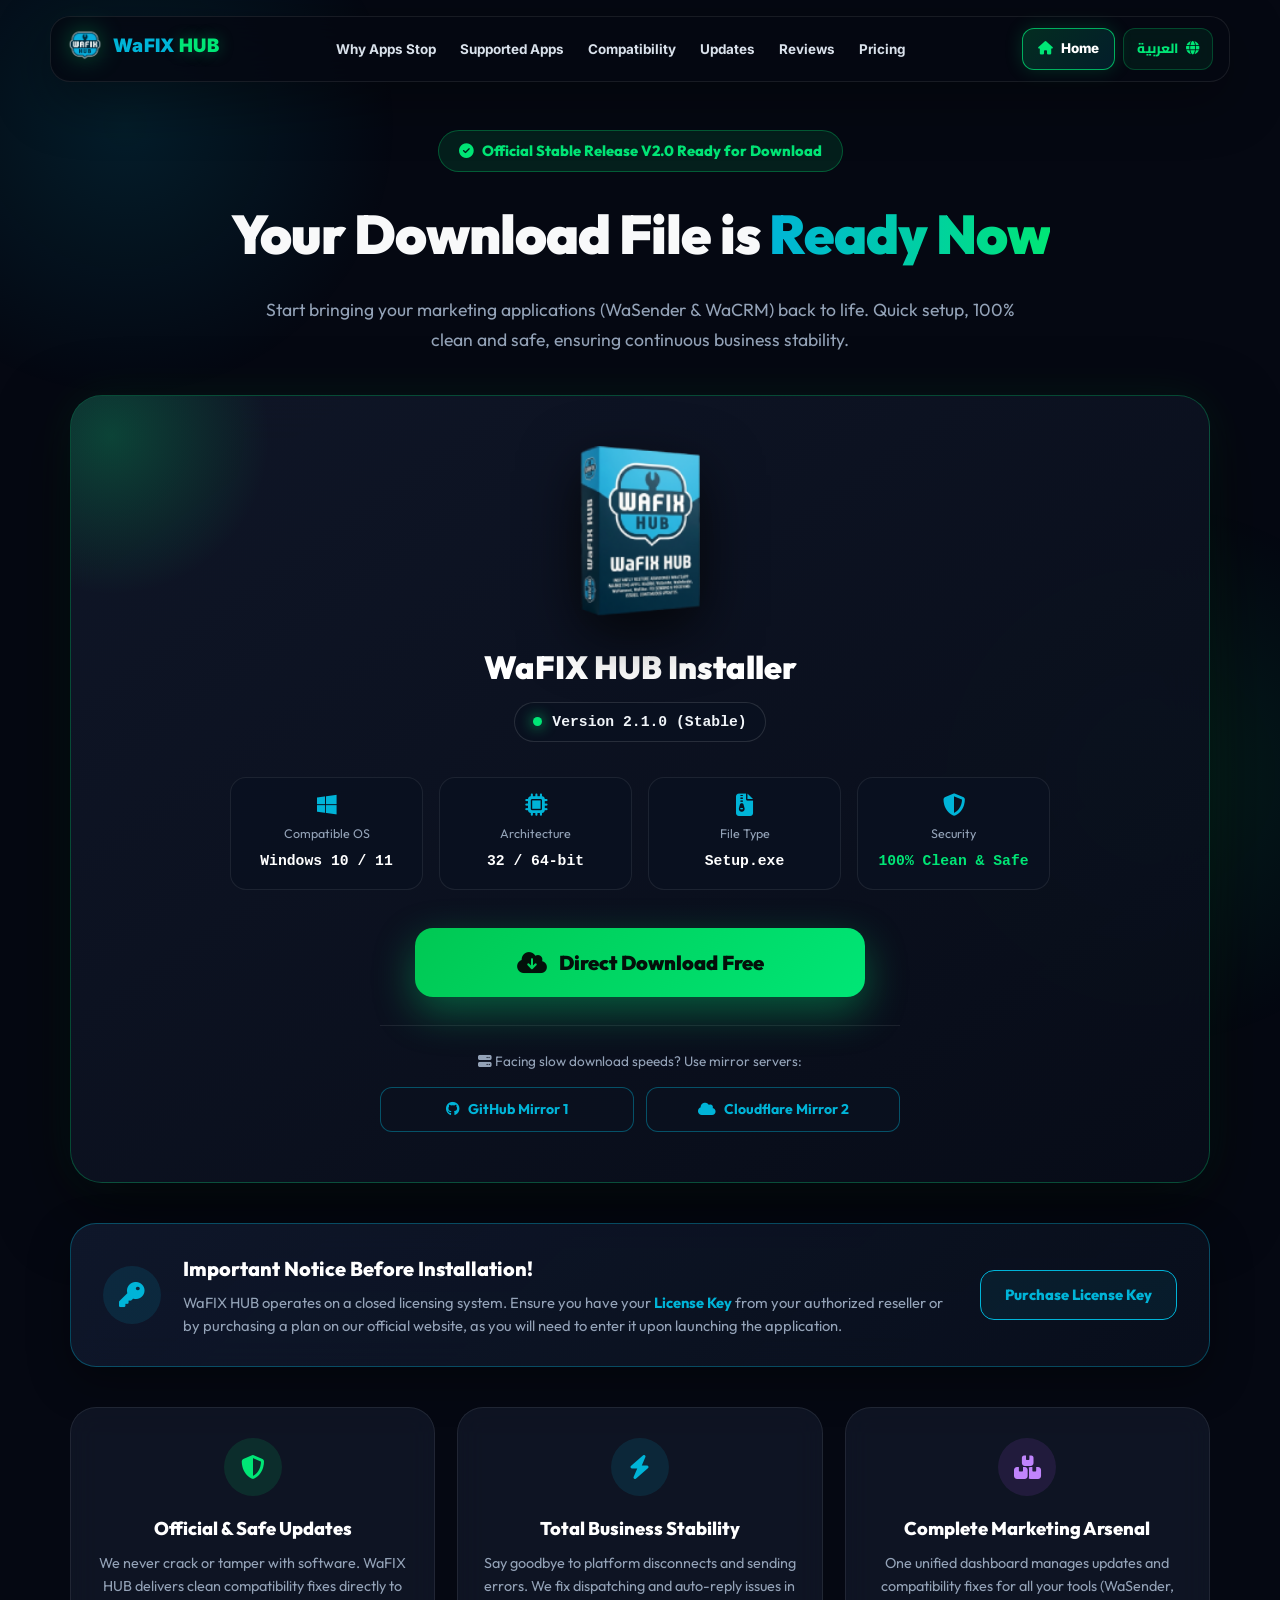
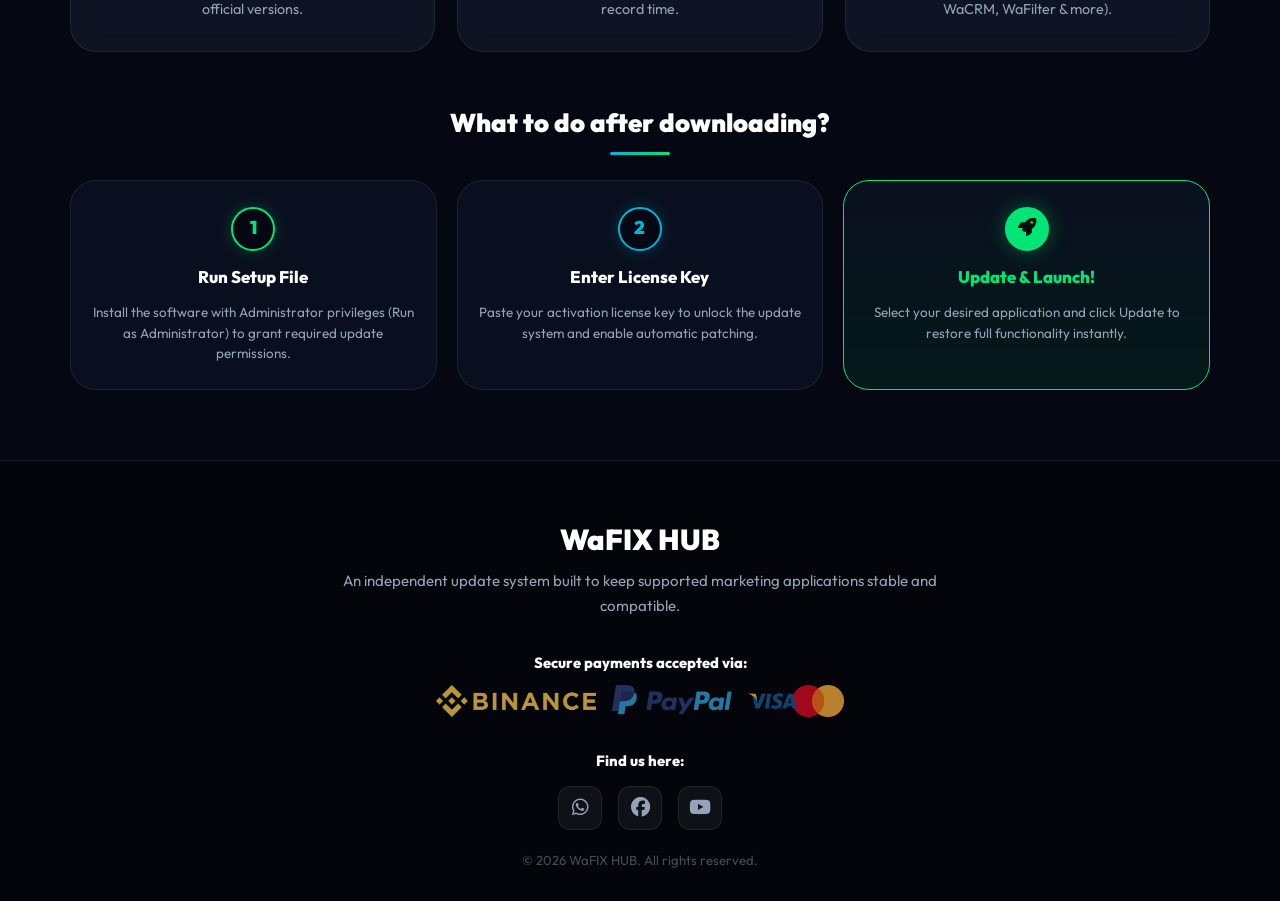
<file: en/download/index.html>
<!DOCTYPE html>
<html lang="en" dir="ltr" class="scroll-smooth">

<head>
    <link rel="icon" type="image/x-icon" href="../../img/wafixicon.ico">
    <link rel="apple-touch-icon" href="../../img/wafixicon.ico">

    <!-- Microsoft Clarity -->
    <script type="text/javascript">
        (function (c, l, a, r, i, t, y) {
            c[a] = c[a] || function () { (c[a].q = c[a].q || []).push(arguments) };
            t = l.createElement(r); t.async = 1; t.src = "https://www.clarity.ms/tag/" + i;
            y = l.getElementsByTagName(r)[0]; y.parentNode.insertBefore(t, y);
        })(window, document, "clarity", "script", "w269hdj1vs");
    </script>

    <!-- Google Analytics -->
    <script async src="https://www.googletagmanager.com/gtag/js?id=G-MJJ88NV2RY"></script>
    <script>
        window.dataLayer = window.dataLayer || [];
        function gtag() { dataLayer.push(arguments); }
        gtag('js', new Date());
        gtag('config', 'G-MJJ88NV2RY');
    </script>

    <meta charset="UTF-8">
    <meta name="viewport" content="width=device-width, initial-scale=1.0">
    <title>Download WaFIX HUB | Official Update &amp; Fix System for Marketing Tools</title>
    <meta name="description"
        content="Download the latest official installer for WaFIX HUB to restore and stabilize your WhatsApp marketing software (WaSender &amp; WaCRM) with safe, instant compatibility updates.">
    <meta property="og:title" content="Download WaFIX HUB - Bring Your Tools Back to Life">
    <meta property="og:description"
        content="Download WaFIX HUB installer and restore message sending, auto-reply, and continuous stability for your marketing applications now.">
    <meta property="og:image" content="https://wafixhub.com/img/1.png">
    <meta property="og:url" content="https://wafixhub.com/en/download/">
    <meta property="og:type" content="website">

    <link rel="canonical" href="https://wafixhub.com/en/download/" />
    <link rel="alternate" hreflang="ar" href="https://wafixhub.com/download/" />
    <link rel="alternate" hreflang="en" href="https://wafixhub.com/en/download/" />
    <link rel="alternate" hreflang="x-default" href="https://wafixhub.com/download/" />

    <link rel="preconnect" href="https://fonts.googleapis.com">
    <link rel="preconnect" href="https://fonts.gstatic.com" crossorigin>
    <link
        href="https://fonts.googleapis.com/css2?family=Cairo:wght@400;600;700;800;900&family=Inter:wght@400;500;600;700;800;900&family=Outfit:wght@400;500;600;700;800;900&display=swap"
        rel="stylesheet">
    <link rel="stylesheet" href="https://cdnjs.cloudflare.com/ajax/libs/font-awesome/6.4.2/css/all.min.css">

    <style>
        :root {
            --bg: #050812;
            --bg-soft: #080d19;
            --bg-section: #09101e;
            --card: rgba(18, 25, 42, 0.72);
            --card-strong: rgba(18, 25, 42, 0.92);
            --border: rgba(255, 255, 255, 0.08);
            --primary: #00e676;
            --primary-dark: #00c853;
            --primary-glow: rgba(0, 230, 118, 0.35);
            --secondary: #00b4d8;
            --secondary-glow: rgba(0, 180, 216, 0.30);
            --text: #f8f9fa;
            --muted: #94a3b8;
            --radius-sm: 12px;
            --radius-md: 18px;
            --radius-lg: 26px;
            --radius-xl: 32px;
            --transition: 0.3s cubic-bezier(0.2, 0.8, 0.2, 1);
        }

        * {
            margin: 0;
            padding: 0;
            box-sizing: border-box;
        }

        html {
            scroll-behavior: smooth;
        }

        body {
            background-color: var(--bg);
            color: var(--text);
            font-family: "Outfit", -apple-system, BlinkMacSystemFont, "Segoe UI", Roboto, sans-serif;
            line-height: 1.65;
            overflow-x: hidden;
            min-height: 100vh;
            display: flex;
            flex-direction: column;
        }

        /* Ambient Glow Lights */
        .ambient-glow-1 {
            position: fixed;
            top: -150px;
            left: -150px;
            width: 550px;
            height: 550px;
            background: radial-gradient(circle, rgba(0, 180, 216, 0.12), transparent 70%);
            border-radius: 50%;
            pointer-events: none;
            z-index: 0;
        }

        .ambient-glow-2 {
            position: fixed;
            bottom: -150px;
            right: -150px;
            width: 550px;
            height: 550px;
            background: radial-gradient(circle, rgba(0, 230, 118, 0.10), transparent 70%);
            border-radius: 50%;
            pointer-events: none;
            z-index: 0;
        }

        /* =========================================================
           HEADER
        ========================================================== */
        header {
            position: fixed;
            top: 16px;
            left: 50%;
            transform: translate(-50%, 0);
            width: min(1180px, 94%);
            min-height: 66px;
            padding: 9px 18px;
            display: flex;
            align-items: center;
            justify-content: space-between;
            gap: 16px;
            border: 1px solid var(--border);
            border-radius: 20px;
            background: rgba(5, 8, 18, 0.78);
            backdrop-filter: blur(22px);
            -webkit-backdrop-filter: blur(22px);
            box-shadow: 0 18px 55px rgba(0, 0, 0, 0.35);
            z-index: 1000;
            transition: transform 0.4s cubic-bezier(0.16, 1, 0.3, 1),
                background 0.3s ease,
                border-color 0.3s ease,
                box-shadow 0.3s ease,
                opacity 0.35s ease;
            will-change: transform;
        }

        header.scrolled {
            background: rgba(5, 8, 18, 0.95);
            border-color: rgba(0, 230, 118, 0.22);
            box-shadow: 0 20px 60px rgba(0, 0, 0, 0.5);
        }

        header.header-hidden {
            transform: translate(-50%, -130%);
            opacity: 0;
            pointer-events: none;
        }

        .logo a {
            display: flex;
            align-items: center;
            gap: 10px;
            text-decoration: none;
        }

        .logo img {
            height: 38px;
            width: auto;
            filter: drop-shadow(0 0 12px var(--primary-glow));
            transition: transform 0.3s ease;
        }

        .logo:hover img {
            transform: rotate(4deg) scale(1.07);
        }

        .logo-name {
            font-size: 1.25rem;
            font-weight: 900;
            letter-spacing: 0.5px;
            color: var(--secondary);
        }

        .logo-name span {
            color: var(--primary);
            text-shadow: 0 0 15px var(--primary-glow);
        }

        .nav-links {
            display: flex;
            align-items: center;
            gap: 4px;
        }

        .nav-links a {
            color: var(--muted);
            text-decoration: none;
            padding: 7px 11px;
            border-radius: 10px;
            font-size: 0.88rem;
            font-weight: 700;
            white-space: nowrap;
            transition: color var(--transition), background var(--transition), transform var(--transition);
        }

        .nav-links a:hover {
            color: #ffffff;
            background: rgba(255, 255, 255, 0.05);
            transform: translateY(-2px);
        }

        .nav-links a.active {
            color: var(--primary);
            background: rgba(0, 230, 118, 0.08);
            border: 1px solid rgba(0, 230, 118, 0.2);
        }

        .header-actions {
            display: inline-flex;
            align-items: center;
            gap: 10px;
        }

        .language-switch {
            display: inline-flex;
            align-items: center;
            justify-content: center;
            gap: 8px;
            min-height: 38px;
            padding: 7px 12px;
            border: 1px solid rgba(0, 230, 118, 0.20);
            border-radius: 12px;
            background: rgba(0, 230, 118, 0.06);
            color: var(--primary);
            text-decoration: none;
            font-size: 0.84rem;
            font-weight: 800;
            white-space: nowrap;
            transition: 0.25s ease;
        }

        .language-switch span {
            font-family: "Cairo", sans-serif;
        }

        .language-switch:hover {
            transform: translateY(-2px);
            background: rgba(0, 230, 118, 0.12);
            border-color: rgba(0, 230, 118, 0.38);
        }

        .menu-toggle {
            display: none;
            background: rgba(255, 255, 255, 0.05);
            border: 1px solid var(--border);
            color: #ffffff;
            font-size: 1.25rem;
            width: 40px;
            height: 40px;
            border-radius: 12px;
            cursor: pointer;
            align-items: center;
            justify-content: center;
            transition: 0.25s ease;
        }

        .menu-toggle:hover {
            background: rgba(255, 255, 255, 0.1);
            color: var(--primary);
        }

        /* Mobile Menu */
        @media (max-width: 1060px) {
            .menu-toggle {
                display: inline-flex;
            }

            .nav-links {
                position: absolute;
                top: calc(100% + 12px);
                left: 0;
                right: 0;
                background: rgba(7, 11, 24, 0.98);
                border: 1px solid var(--border);
                border-radius: 20px;
                padding: 20px;
                flex-direction: column;
                gap: 10px;
                display: none;
                box-shadow: 0 20px 50px rgba(0, 0, 0, 0.7);
                backdrop-filter: blur(25px);
            }

            .nav-links.active {
                display: flex;
            }

            .nav-links a {
                width: 100%;
                text-align: center;
                padding: 12px;
            }
        }

        @media (max-width: 600px) {
            header {
                top: 10px;
                padding: 8px 14px;
                min-height: 60px;
                border-radius: 16px;
            }

            .logo img {
                height: 34px;
            }

            .logo-name {
                font-size: 1.15rem;
            }

            .language-switch span {
                display: none;
            }

            .language-switch {
                width: 38px;
                min-width: 38px;
                height: 38px;
                min-height: 38px;
                padding: 0;
            }

            .menu-toggle {
                width: 38px;
                height: 38px;
            }
        }

        /* =========================================================
           MAIN DOWNLOAD HERO & CONTENT
        ========================================================== */
        main {
            flex: 1;
            position: relative;
            z-index: 10;
            padding-top: 130px;
            padding-bottom: 70px;
            width: min(1140px, 92%);
            margin: 0 auto;
        }

        .download-header {
            text-align: center;
            margin-bottom: 40px;
        }

        .download-pill {
            display: inline-flex;
            align-items: center;
            gap: 8px;
            padding: 8px 20px;
            border-radius: 100px;
            border: 1px solid rgba(0, 230, 118, 0.3);
            background: rgba(0, 230, 118, 0.1);
            color: var(--primary);
            font-size: 0.92rem;
            font-weight: 800;
            margin-bottom: 18px;
        }

        .download-main-title {
            font-size: clamp(2.2rem, 4.5vw, 3.4rem);
            font-weight: 900;
            margin-bottom: 15px;
            letter-spacing: -1px;
        }

        .text-gradient {
            background: linear-gradient(90deg, var(--secondary), var(--primary));
            -webkit-background-clip: text;
            background-clip: text;
            color: transparent;
        }

        .download-main-desc {
            max-width: 780px;
            margin: 0 auto;
            color: var(--muted);
            font-size: 1.1rem;
            line-height: 1.7;
        }

        /* Big Download Card */
        .main-download-card {
            position: relative;
            border-radius: var(--radius-xl);
            border: 1px solid rgba(0, 230, 118, 0.28);
            background: linear-gradient(145deg, rgba(16, 23, 40, 0.95), rgba(8, 13, 25, 0.9));
            backdrop-filter: blur(24px);
            padding: 50px 45px;
            box-shadow: 0 25px 70px rgba(0, 0, 0, 0.55), 0 0 45px rgba(0, 230, 118, 0.08);
            overflow: hidden;
            margin-bottom: 40px;
        }

        .card-glow-circle {
            position: absolute;
            top: -120px;
            left: -120px;
            width: 320px;
            height: 320px;
            border-radius: 50%;
            background: radial-gradient(circle, rgba(0, 230, 118, 0.22), transparent 70%);
            pointer-events: none;
        }

        .card-inner {
            display: flex;
            flex-direction: column;
            align-items: center;
            text-align: center;
            position: relative;
            z-index: 2;
        }

        .box-animation-wrap {
            width: 170px;
            height: 170px;
            margin-bottom: 25px;
            animation: heroFloat 5s ease-in-out infinite;
        }

        .box-animation-wrap img {
            width: 100%;
            height: 100%;
            object-fit: contain;
            filter: drop-shadow(0 20px 30px rgba(0, 0, 0, 0.7));
        }

        @keyframes heroFloat {

            0%,
            100% {
                transform: translateY(0);
            }

            50% {
                transform: translateY(-14px);
            }
        }

        .installer-title {
            font-size: 2rem;
            font-weight: 900;
            color: #ffffff;
            margin-bottom: 8px;
        }

        .version-badge {
            display: inline-flex;
            align-items: center;
            gap: 10px;
            padding: 7px 18px;
            background: rgba(10, 17, 32, 0.95);
            border: 1px solid rgba(255, 255, 255, 0.12);
            border-radius: 100px;
            color: #f1f5f9;
            font-family: monospace, sans-serif;
            font-size: 0.92rem;
            font-weight: 700;
            margin-bottom: 35px;
        }

        .pulse-dot {
            width: 9px;
            height: 9px;
            border-radius: 50%;
            background: var(--primary);
            box-shadow: 0 0 14px var(--primary);
            animation: badgePulse 1.8s infinite;
        }

        @keyframes badgePulse {

            0%,
            100% {
                transform: scale(1);
                opacity: 1;
            }

            50% {
                transform: scale(1.35);
                opacity: 0.7;
            }
        }

        /* Specs Grid */
        .specs-grid {
            display: grid;
            grid-template-columns: repeat(4, 1fr);
            gap: 16px;
            width: 100%;
            max-width: 820px;
            margin-bottom: 38px;
        }

        .spec-item {
            background: rgba(10, 17, 32, 0.85);
            padding: 16px 12px;
            border-radius: 16px;
            border: 1px solid var(--border);
            transition: border-color 0.3s ease, transform 0.3s ease;
        }

        .spec-item:hover {
            border-color: rgba(0, 180, 216, 0.5);
            transform: translateY(-3px);
        }

        .spec-item i {
            font-size: 1.4rem;
            color: var(--secondary);
            margin-bottom: 8px;
            display: block;
        }

        .spec-label {
            font-size: 0.78rem;
            color: var(--muted);
            margin-bottom: 4px;
        }

        .spec-val {
            font-size: 0.92rem;
            font-weight: 800;
            color: #ffffff;
            font-family: monospace, sans-serif;
        }

        .spec-val.highlight {
            color: var(--primary);
        }

        /* Big Download Button */
        .btn-download-hero {
            position: relative;
            display: inline-flex;
            align-items: center;
            justify-content: center;
            gap: 12px;
            width: min(450px, 100%);
            padding: 18px 36px;
            font-size: 1.25rem;
            font-weight: 900;
            color: #03100a;
            background: linear-gradient(135deg, #00c853, var(--primary));
            border-radius: 18px;
            text-decoration: none;
            box-shadow: 0 15px 40px var(--primary-glow);
            overflow: hidden;
            transition: transform var(--transition), box-shadow var(--transition), filter var(--transition);
        }

        .btn-download-hero::before {
            content: "";
            position: absolute;
            top: -60%;
            left: -60%;
            width: 45%;
            height: 220%;
            background: linear-gradient(90deg, transparent, rgba(255, 255, 255, 0.5), transparent);
            transform: rotate(25deg);
            transition: left 0.7s ease;
        }

        .btn-download-hero:hover {
            transform: translateY(-4px);
            box-shadow: 0 20px 50px var(--primary-glow);
            filter: brightness(1.05);
        }

        .btn-download-hero:hover::before {
            left: 140%;
        }

        .btn-download-hero i {
            font-size: 1.5rem;
            animation: bounceDown 2s infinite;
        }

        @keyframes bounceDown {

            0%,
            20%,
            50%,
            80%,
            100% {
                transform: translateY(0);
            }

            40% {
                transform: translateY(4px);
            }

            60% {
                transform: translateY(2px);
            }
        }

        /* Mirror Links */
        .mirror-container {
            width: 100%;
            max-width: 520px;
            margin-top: 28px;
            padding-top: 24px;
            border-top: 1px solid var(--border);
        }

        .mirror-text {
            font-size: 0.85rem;
            color: var(--muted);
            margin-bottom: 14px;
        }

        .mirror-buttons {
            display: flex;
            gap: 12px;
            justify-content: center;
        }

        .btn-mirror {
            flex: 1;
            display: inline-flex;
            align-items: center;
            justify-content: center;
            gap: 8px;
            padding: 10px 16px;
            border-radius: 12px;
            border: 1px solid rgba(0, 180, 216, 0.4);
            background: rgba(10, 17, 32, 0.9);
            color: var(--secondary);
            text-decoration: none;
            font-size: 0.88rem;
            font-weight: 700;
            transition: 0.25s ease;
        }

        .btn-mirror:hover {
            background: var(--secondary);
            color: #050812;
            transform: translateY(-2px);
            box-shadow: 0 8px 20px var(--secondary-glow);
        }

        /* Important License Notice */
        .license-notice {
            display: flex;
            align-items: center;
            gap: 22px;
            padding: 28px 32px;
            border-radius: var(--radius-lg);
            border: 1px solid rgba(0, 180, 216, 0.35);
            background: linear-gradient(135deg, rgba(16, 25, 45, 0.9), rgba(10, 16, 30, 0.8));
            backdrop-filter: blur(16px);
            box-shadow: 0 15px 40px rgba(0, 0, 0, 0.35);
            margin-bottom: 40px;
        }

        .license-icon {
            width: 58px;
            height: 58px;
            border-radius: 50%;
            background: rgba(0, 180, 216, 0.12);
            color: var(--secondary);
            display: flex;
            align-items: center;
            justify-content: center;
            font-size: 1.6rem;
            flex-shrink: 0;
        }

        .license-info {
            flex: 1;
            text-align: left;
        }

        .license-info h3 {
            font-size: 1.25rem;
            font-weight: 800;
            color: #ffffff;
            margin-bottom: 6px;
        }

        .license-info p {
            font-size: 0.92rem;
            color: var(--muted);
            line-height: 1.6;
        }

        .btn-buy-license {
            display: inline-flex;
            align-items: center;
            justify-content: center;
            padding: 12px 24px;
            border-radius: 14px;
            border: 1px solid var(--secondary);
            background: rgba(0, 180, 216, 0.08);
            color: var(--secondary);
            text-decoration: none;
            font-size: 0.92rem;
            font-weight: 800;
            white-space: nowrap;
            transition: 0.25s ease;
            flex-shrink: 0;
        }

        .btn-buy-license:hover {
            background: var(--secondary);
            color: #050812;
            transform: translateY(-2px);
            box-shadow: 0 10px 25px var(--secondary-glow);
        }

        /* Features Grid */
        .features-grid {
            display: grid;
            grid-template-columns: repeat(3, 1fr);
            gap: 22px;
            margin-bottom: 50px;
        }

        .feature-card {
            background: var(--card);
            border: 1px solid var(--border);
            border-radius: var(--radius-lg);
            padding: 30px 24px;
            text-align: center;
            backdrop-filter: blur(14px);
            transition: transform var(--transition), border-color var(--transition);
        }

        .feature-card:hover {
            transform: translateY(-6px);
            border-color: rgba(0, 230, 118, 0.35);
        }

        .feature-icon-wrap {
            width: 58px;
            height: 58px;
            margin: 0 auto 18px;
            border-radius: 50%;
            display: flex;
            align-items: center;
            justify-content: center;
            font-size: 1.5rem;
        }

        .icon-green {
            background: rgba(0, 230, 118, 0.12);
            color: var(--primary);
        }

        .icon-cyan {
            background: rgba(0, 180, 216, 0.12);
            color: var(--secondary);
        }

        .icon-purple {
            background: rgba(168, 85, 247, 0.12);
            color: #c084fc;
        }

        .feature-card h3 {
            font-size: 1.15rem;
            font-weight: 800;
            color: #ffffff;
            margin-bottom: 8px;
        }

        .feature-card p {
            font-size: 0.90rem;
            color: var(--muted);
            line-height: 1.6;
        }

        /* Steps Section */
        .steps-box {
            text-align: center;
            margin-top: 30px;
        }

        .steps-title {
            font-size: 1.6rem;
            font-weight: 900;
            color: #ffffff;
            margin-bottom: 35px;
            position: relative;
            display: inline-block;
        }

        .steps-title::after {
            content: "";
            position: absolute;
            bottom: -10px;
            left: 50%;
            transform: translateX(-50%);
            width: 60px;
            height: 3px;
            background: linear-gradient(90deg, var(--secondary), var(--primary));
            border-radius: 3px;
        }

        .steps-grid {
            display: grid;
            grid-template-columns: repeat(3, 1fr);
            gap: 20px;
            position: relative;
        }

        .step-card {
            background: rgba(10, 17, 32, 0.92);
            border: 1px solid var(--border);
            border-radius: var(--radius-lg);
            padding: 26px 20px;
            display: flex;
            flex-direction: column;
            align-items: center;
            gap: 12px;
            position: relative;
            z-index: 2;
            transition: transform var(--transition);
        }

        .step-card:hover {
            transform: translateY(-4px);
        }

        .step-num {
            width: 44px;
            height: 44px;
            border-radius: 50%;
            background: var(--bg);
            border: 2px solid var(--primary);
            color: var(--primary);
            font-size: 1.15rem;
            font-weight: 900;
            display: flex;
            align-items: center;
            justify-content: center;
            box-shadow: 0 0 15px rgba(0, 230, 118, 0.25);
        }

        .step-card.step-cyan .step-num {
            border-color: var(--secondary);
            color: var(--secondary);
            box-shadow: 0 0 15px rgba(0, 180, 216, 0.25);
        }

        .step-card.step-highlight {
            border-color: var(--primary);
            background: linear-gradient(180deg, rgba(10, 17, 32, 0.95), rgba(0, 230, 118, 0.08));
        }

        .step-card.step-highlight .step-num {
            background: var(--primary);
            color: #03100a;
            box-shadow: 0 0 20px var(--primary-glow);
        }

        .step-name {
            font-size: 1.05rem;
            font-weight: 800;
            color: #ffffff;
        }

        .step-card.step-highlight .step-name {
            color: var(--primary);
        }

        .step-desc {
            font-size: 0.84rem;
            color: var(--muted);
            line-height: 1.5;
        }

        /* Responsive */
        @media (max-width: 900px) {
            .specs-grid {
                grid-template-columns: repeat(2, 1fr);
            }

            .license-notice {
                flex-direction: column;
                text-align: center;
            }

            .license-info {
                text-align: center;
            }

            .btn-buy-license {
                width: 100%;
            }

            .features-grid {
                grid-template-columns: 1fr;
            }

            .steps-grid {
                grid-template-columns: 1fr;
            }
        }

        @media (max-width: 600px) {
            main {
                padding-top: 100px;
            }

            .main-download-card {
                padding: 35px 20px;
                border-radius: 24px;
            }

            .box-animation-wrap {
                width: 130px;
                height: 130px;
            }

            .installer-title {
                font-size: 1.5rem;
            }

            .mirror-buttons {
                flex-direction: column;
            }
        }

        /* =========================================================
           FOOTER
        ========================================================== */
        footer {
            background: #03050a;
            border-top: 1px solid var(--border);
            padding: 55px 20px 30px;
            text-align: center;
            position: relative;
            z-index: 10;
            margin-top: auto;
        }

        footer h2 {
            font-size: 1.8rem;
            font-weight: 900;
            color: #ffffff;
            margin-bottom: 6px;
        }

        .footer-text {
            color: var(--muted);
            font-size: 0.94rem;
            max-width: 600px;
            margin: 0 auto;
        }

        .payment-methods {
            display: flex;
            justify-content: center;
            align-items: center;
            gap: 16px;
            flex-wrap: wrap;
            margin-top: 10px;
        }

        .payment-methods img {
            height: 32px;
            width: auto;
            opacity: 0.8;
            filter: grayscale(20%);
            transition: 0.3s ease;
        }

        .payment-methods img:hover {
            opacity: 1;
            filter: grayscale(0);
            transform: translateY(-2px);
        }

        .social-icons {
            display: flex;
            justify-content: center;
            gap: 16px;
        }

        .social-icons a {
            display: inline-flex;
            align-items: center;
            justify-content: center;
            width: 44px;
            height: 44px;
            border-radius: 12px;
            background: rgba(255, 255, 255, 0.05);
            border: 1px solid var(--border);
            color: var(--muted);
            font-size: 1.2rem;
            text-decoration: none;
            transition: 0.3s ease;
        }

        .social-icons a.whatsapp:hover {
            color: #25d366;
            background: rgba(37, 211, 102, 0.12);
            border-color: #25d366;
            transform: translateY(-3px);
        }

        .social-icons a.facebook:hover {
            color: #1877f2;
            background: rgba(24, 119, 242, 0.12);
            border-color: #1877f2;
            transform: translateY(-3px);
        }

        .social-icons a.youtube:hover {
            color: #ff0000;
            background: rgba(255, 0, 0, 0.12);
            border-color: #ff0000;
            transform: translateY(-3px);
        }
    </style>

    <!-- Shared site styles are inlined so GitHub Pages has no external CSS path dependency. -->
    <style id="site-ui-inline">
/* Shared WaFIX HUB UI layer
   Keeps the global header and download actions identical across all routes. */

#main-header {
    top: 16px;
    left: 50%;
    width: min(1180px, calc(100% - 32px));
    min-height: 66px;
    padding: 9px 16px;
    display: flex;
    align-items: center;
    justify-content: space-between;
    gap: 16px;
    box-sizing: border-box;
    border: 1px solid rgba(255, 255, 255, 0.08);
    border-radius: 20px;
    background: rgba(5, 8, 18, 0.82);
    -webkit-backdrop-filter: blur(22px);
    backdrop-filter: blur(22px);
    box-shadow: 0 18px 55px rgba(0, 0, 0, 0.35);
}

html[lang="ar"] #main-header {
    font-family: "Cairo", "Segoe UI", Tahoma, Arial, sans-serif;
}

html[lang="en"] #main-header {
    font-family: "Inter", "Outfit", "Segoe UI", Tahoma, Arial, sans-serif;
}

#main-header.scrolled {
    background: rgba(5, 8, 18, 0.96);
    border-color: rgba(0, 230, 118, 0.22);
    box-shadow: 0 20px 60px rgba(0, 0, 0, 0.5);
}

#main-header .logo {
    flex: 0 0 auto;
}

#main-header .logo a {
    display: inline-flex;
    align-items: center;
    gap: 10px;
    color: inherit;
    text-decoration: none;
}

#main-header .logo img {
    width: auto;
    height: 36px;
    flex: 0 0 auto;
}

#main-header .logo-name {
    font-size: 1.16rem;
    line-height: 1;
    font-weight: 900;
    letter-spacing: 0.35px;
    white-space: nowrap;
}

#main-header .nav-links {
    position: static;
    display: flex;
    flex: 1 1 auto;
    align-items: center;
    justify-content: center;
    gap: 2px;
    width: auto;
    padding: 0;
    background: transparent;
    border: 0;
    border-radius: 0;
    box-shadow: none;
}

#main-header .nav-links a {
    min-height: 38px;
    padding: 8px 10px;
    display: inline-flex;
    align-items: center;
    justify-content: center;
    gap: 7px;
    box-sizing: border-box;
    border: 1px solid transparent;
    border-radius: 10px;
    color: #d9e1eb;
    font-size: 0.84rem;
    line-height: 1.2;
    font-weight: 700;
    white-space: nowrap;
    text-align: center;
    text-decoration: none;
    transform: none;
    transition: color 0.2s ease, background-color 0.2s ease, border-color 0.2s ease;
}

#main-header .header-actions {
    display: inline-flex;
    flex: 0 0 auto;
    align-items: center;
    gap: 8px;
}

#main-header .btn-header-download,
#main-header .language-switch,
#main-header .menu-toggle {
    min-width: 42px;
    min-height: 42px;
    height: 42px;
    padding: 8px 13px;
    display: inline-flex;
    align-items: center;
    justify-content: center;
    gap: 8px;
    box-sizing: border-box;
    border: 1px solid rgba(0, 230, 118, 0.24);
    border-radius: 12px;
    background: rgba(0, 230, 118, 0.07);
    color: #00e676;
    font-family: inherit;
    font-size: 0.84rem;
    line-height: 1;
    font-weight: 800;
    white-space: nowrap;
    text-decoration: none;
    box-shadow: none;
    transform: none;
    touch-action: manipulation;
    -webkit-tap-highlight-color: transparent;
    transition: color 0.2s ease, background-color 0.2s ease, border-color 0.2s ease, box-shadow 0.2s ease;
}

#main-header .btn-header-download {
    padding-inline: 15px;
    border-color: rgba(0, 230, 118, 0.72);
    background: linear-gradient(135deg, rgba(0, 230, 118, 0.17), rgba(0, 180, 216, 0.13));
    color: #ffffff;
    box-shadow: 0 0 18px rgba(0, 230, 118, 0.18);
}

#main-header .btn-header-download i,
#main-header .language-switch i {
    color: #00e676;
    transform: none;
}

#main-header .menu-toggle {
    display: none;
    padding: 0;
    color: #ffffff;
    border-color: rgba(255, 255, 255, 0.12);
    background: rgba(255, 255, 255, 0.05);
    cursor: pointer;
}

#main-header :is(a, button):focus-visible,
.download-actions a:focus-visible,
.btn-download-hero:focus-visible,
.btn-mirror:focus-visible,
.btn-buy-license:focus-visible {
    outline: 3px solid rgba(0, 180, 216, 0.72);
    outline-offset: 3px;
}

@media (hover: hover) and (pointer: fine) {
    #main-header .nav-links a:hover {
        color: #ffffff;
        border-color: rgba(0, 230, 118, 0.12);
        background: rgba(0, 230, 118, 0.08);
        transform: none;
    }

    #main-header .btn-header-download:hover,
    #main-header .language-switch:hover,
    #main-header .menu-toggle:hover {
        color: #ffffff;
        border-color: rgba(0, 230, 118, 0.65);
        background: rgba(0, 230, 118, 0.14);
        box-shadow: 0 0 22px rgba(0, 230, 118, 0.2);
        transform: none;
    }

    #main-header .logo:hover img {
        transform: scale(1.04);
    }
}

/* Glass Floating hero shared by both home-page languages. */
.hero {
    min-height: 100svh;
    padding: 132px 5% 72px;
    box-sizing: border-box;
}

.hero .hero-inner {
    grid-template-columns: minmax(0, 1fr) minmax(390px, 1fr);
    gap: clamp(46px, 5vw, 72px);
}

.hero .hero-content {
    min-width: 0;
}

.hero .hero-badge {
    max-width: 100%;
    margin-bottom: 18px;
    padding: 8px 15px;
    box-sizing: border-box;
    line-height: 1.4;
    text-align: start;
}

.hero h1 {
    max-width: 700px;
    margin: 0 0 20px;
    font-size: clamp(2.65rem, 4.45vw, 3.85rem);
    line-height: 1.12;
    letter-spacing: -0.045em;
    text-wrap: balance;
}

html[lang="en"] .hero h1 {
    max-width: 660px;
    font-size: clamp(2.55rem, 4.15vw, 3.7rem);
}

.hero h1 span {
    display: block;
    width: fit-content;
    max-width: 100%;
    margin-top: 5px;
    color: transparent;
    background: linear-gradient(90deg, #00b4d8 0%, #00e676 58%, #5df2a4 100%);
    -webkit-background-clip: text;
    background-clip: text;
    text-shadow: none;
}

.hero h1 span::after {
    display: none;
}

.hero p {
    max-width: 670px;
    margin: 0 0 22px;
    font-size: 1.02rem;
    line-height: 1.85;
}

.hero .hero-ai-context {
    max-width: 680px;
    margin: 0 0 26px;
    gap: 8px;
}

.hero .hero-ai-context span {
    min-height: 36px;
    padding: 7px 11px;
    display: inline-flex;
    align-items: center;
    gap: 7px;
    box-sizing: border-box;
    direction: inherit;
    color: #c8d3df;
    border-color: rgba(255, 255, 255, 0.1);
    border-radius: 10px;
    background: rgba(255, 255, 255, 0.035);
    font-family: inherit;
    font-size: 0.76rem;
    line-height: 1.35;
    text-align: start;
}

.hero .hero-ai-context span::before {
    content: "\2713";
    flex: 0 0 auto;
    color: #00e676;
    font-weight: 900;
}

.hero .hero-actions {
    display: flex;
    align-items: stretch;
    flex-wrap: wrap;
    gap: 11px;
}

.hero .hero-actions a {
    min-height: 54px;
    padding: 13px 24px;
    box-sizing: border-box;
    font-size: 0.94rem !important;
    line-height: 1.35;
    text-align: center;
    touch-action: manipulation;
}

.hero .hero-img {
    position: relative;
    z-index: 1;
    width: 100%;
    max-width: 580px;
    justify-self: end;
    padding: 30px;
    box-sizing: border-box;
    overflow: visible;
    border: 0;
    border-radius: 0;
    background: transparent;
    box-shadow: none;
    animation: none;
}

html[dir="rtl"] .hero .hero-img {
    justify-self: start;
}

.hero .hero-img::before {
    content: "";
    position: absolute;
    inset: 7%;
    z-index: -1;
    display: block;
    border-radius: 34px;
    background: radial-gradient(circle, rgba(0, 230, 118, 0.2), rgba(0, 180, 216, 0.09) 48%, transparent 74%);
    filter: blur(38px);
    opacity: 1;
}

.hero .hero-img .hero-main-mockup {
    display: block;
    width: 100%;
    height: auto;
    border: 1px solid rgba(255, 255, 255, 0.16);
    border-radius: 22px;
    box-shadow: 0 25px 70px rgba(0, 0, 0, 0.7);
}

.hero .hero-float-card {
    position: absolute;
    z-index: 2;
    min-width: 190px;
    padding: 13px 18px;
    display: flex;
    align-items: center;
    gap: 12px;
    box-sizing: border-box;
    border: 1px solid rgba(255, 255, 255, 0.16);
    border-radius: 18px;
    background: rgba(15, 23, 42, 0.86);
    box-shadow: 0 15px 35px rgba(0, 0, 0, 0.52);
    -webkit-backdrop-filter: blur(16px);
    backdrop-filter: blur(16px);
    animation: wafixFloatSlow 4s ease-in-out infinite alternate;
}

.hero .hero-float-card-primary {
    top: 0;
    inset-inline-end: 0;
    border-color: rgba(0, 230, 118, 0.42);
}

.hero .hero-float-card-secondary {
    bottom: 0;
    inset-inline-start: 0;
    border-color: rgba(0, 180, 216, 0.42);
    animation-delay: 1.5s;
}

.hero .hero-float-icon {
    width: 40px;
    height: 40px;
    flex: 0 0 40px;
    display: inline-flex;
    align-items: center;
    justify-content: center;
    border-radius: 12px;
    font-size: 1.15rem;
}

.hero .hero-float-card-primary .hero-float-icon {
    color: #00e676;
    background: rgba(0, 230, 118, 0.15);
}

.hero .hero-float-card-secondary .hero-float-icon {
    color: #00b4d8;
    background: rgba(0, 180, 216, 0.15);
}

.hero .hero-float-copy {
    min-width: 0;
    display: grid;
    gap: 1px;
    text-align: start;
}

.hero .hero-badge::before {
    display: none;
}

.hero .hero-badge i {
    flex: 0 0 auto;
    color: #00e676;
}

.hero .hero-float-copy strong {
    color: #f8fafc;
    font-size: 0.88rem;
    line-height: 1.35;
    white-space: nowrap;
}

.hero .hero-float-copy small {
    color: #00e676;
    font-size: 0.73rem;
    font-weight: 700;
    line-height: 1.4;
    white-space: nowrap;
}

.hero .hero-float-card-secondary .hero-float-copy small {
    color: #00b4d8;
}

@keyframes wafixFloatSlow {
    from {
        transform: translateY(0);
    }

    to {
        transform: translateY(-12px);
    }
}

/* Refined download block shared by the Arabic and English home pages. */
.download-section .download-card {
    isolation: isolate;
    border-color: rgba(0, 230, 118, 0.3);
    background: linear-gradient(145deg, rgba(16, 24, 42, 0.96), rgba(7, 12, 24, 0.92));
    box-shadow: 0 28px 80px rgba(0, 0, 0, 0.5), 0 0 48px rgba(0, 230, 118, 0.08);
}

.download-section .download-card::after {
    content: "";
    position: absolute;
    inset-inline-start: -120px;
    bottom: -160px;
    width: 310px;
    height: 310px;
    border-radius: 50%;
    background: radial-gradient(circle, rgba(0, 180, 216, 0.16), transparent 68%);
    pointer-events: none;
    z-index: -1;
}

.download-section .download-card-content {
    gap: 46px;
}

.download-section .download-info {
    min-width: 0;
}

.download-section .download-version-tag,
.download-section .download-specs span {
    border-color: rgba(255, 255, 255, 0.1);
    background: rgba(255, 255, 255, 0.045);
}

.download-section .download-actions a {
    min-height: 54px;
    padding: 13px 20px;
    box-sizing: border-box;
    line-height: 1.4;
    touch-action: manipulation;
    -webkit-tap-highlight-color: transparent;
}

.download-section .download-actions .btn-primary,
.download-section .download-actions .btn-secondary-cta {
    flex: 1 1 220px;
}

.btn-download-hero,
.btn-mirror,
.btn-buy-license {
    touch-action: manipulation;
    -webkit-tap-highlight-color: transparent;
}

@media (max-width: 1060px) {
    #main-header {
        top: 10px;
        width: min(720px, calc(100% - 24px));
    }

    #main-header .menu-toggle {
        display: inline-flex;
    }

    #main-header .nav-links {
        position: absolute;
        top: calc(100% + 10px);
        inset-inline: 0;
        width: 100%;
        max-height: calc(100vh - 100px);
        padding: 12px;
        display: none;
        flex-direction: column;
        align-items: stretch;
        gap: 4px;
        overflow-y: auto;
        overscroll-behavior: contain;
        border: 1px solid rgba(255, 255, 255, 0.09);
        border-radius: 18px;
        background: rgba(5, 8, 18, 0.98);
        box-shadow: 0 24px 65px rgba(0, 0, 0, 0.62);
        -webkit-backdrop-filter: blur(24px);
        backdrop-filter: blur(24px);
    }

    #main-header .nav-links.active {
        display: flex;
    }

    #main-header .nav-links a {
        width: 100%;
        min-height: 46px;
        padding: 11px 14px;
        font-size: 0.93rem;
        white-space: normal;
    }

    .hero {
        min-height: auto;
        padding: 118px 5% 72px;
        text-align: center;
    }

    .hero .hero-inner {
        grid-template-columns: minmax(0, 1fr);
        gap: 40px;
    }

    .hero .hero-content {
        width: min(780px, 100%);
        margin-inline: auto;
    }

    .hero h1,
    html[lang="en"] .hero h1,
    .hero p,
    .hero .hero-ai-context {
        margin-inline: auto;
    }

    .hero h1 span {
        margin-inline: auto;
    }

    .hero .hero-ai-context,
    .hero .hero-actions {
        justify-content: center;
    }

    .hero .hero-img,
    html[dir="rtl"] .hero .hero-img {
        max-width: 620px;
        margin: 0 auto;
        justify-self: center;
    }
}

@media (max-width: 600px) {
    #main-header {
        width: calc(100% - 20px);
        min-height: 64px;
        padding: 8px 10px;
        gap: 10px;
        border-radius: 17px;
    }

    #main-header .logo a {
        gap: 7px;
    }

    #main-header .logo img {
        height: 32px;
    }

    #main-header .logo-name {
        font-size: 1rem;
    }

    #main-header .header-actions {
        gap: 6px;
    }

    #main-header .btn-header-download,
    #main-header .language-switch,
    #main-header .menu-toggle {
        width: 40px;
        min-width: 40px;
        height: 40px;
        min-height: 40px;
        padding: 0;
        border-radius: 11px;
    }

    #main-header .btn-header-download span,
    #main-header .language-switch span {
        display: none;
    }

    .hero {
        padding: 106px 16px 58px;
    }

    .hero .hero-inner {
        gap: 30px;
    }

    .hero .hero-badge {
        width: fit-content;
        max-width: 100%;
        margin: 0 auto 17px;
        padding: 7px 12px;
        font-size: 0.78rem;
        line-height: 1.45;
        text-align: center;
    }

    .hero h1,
    html[lang="en"] .hero h1 {
        margin-bottom: 17px;
        font-size: clamp(2.1rem, 9.8vw, 2.75rem);
        line-height: 1.12;
        letter-spacing: -0.035em;
    }

    html[lang="en"] .hero h1 {
        font-size: clamp(2rem, 9.2vw, 2.6rem);
    }

    .hero p {
        margin-bottom: 19px;
        font-size: 0.94rem;
        line-height: 1.75;
    }

    .hero .hero-ai-context {
        width: 100%;
        margin-bottom: 21px;
        display: grid;
        grid-template-columns: repeat(2, minmax(0, 1fr));
        gap: 7px;
    }

    .hero .hero-ai-context span {
        width: 100%;
        min-height: 44px;
        padding: 7px 8px;
        justify-content: center;
        font-size: 0.7rem;
        text-align: center;
    }

    .hero .hero-ai-context span:last-child {
        grid-column: 1 / -1;
    }

    .hero .hero-actions {
        width: 100%;
        flex-direction: column;
        gap: 9px;
    }

    .hero .hero-actions a {
        width: 100%;
        min-height: 53px;
        padding: 12px 15px;
        font-size: 0.9rem !important;
    }

    .hero .hero-img,
    html[dir="rtl"] .hero .hero-img {
        padding: 22px 12px 26px;
        border-radius: 0;
        animation: none;
    }

    .hero .hero-img .hero-main-mockup {
        border-radius: 18px;
    }

    .hero .hero-float-card {
        min-width: 168px;
        padding: 10px 12px;
        gap: 9px;
        border-radius: 14px;
    }

    .hero .hero-float-icon {
        width: 34px;
        height: 34px;
        flex-basis: 34px;
        border-radius: 10px;
        font-size: 1rem;
    }

    .hero .hero-float-copy strong {
        font-size: 0.78rem;
    }

    .hero .hero-float-copy small {
        font-size: 0.65rem;
    }

    .download-section {
        padding-inline: 16px;
    }

    .download-section .download-title {
        font-size: clamp(1.85rem, 9vw, 2.35rem);
        line-height: 1.3;
    }

    .download-section .download-subtitle {
        margin-bottom: 30px;
        font-size: 0.96rem;
        line-height: 1.8;
    }

    .download-section .download-card {
        padding: 28px 18px;
        border-radius: 24px;
    }

    .download-section .download-card-content {
        gap: 24px;
    }

    .download-section .download-box-img img {
        max-width: 145px;
    }

    .download-section .download-version-tag {
        max-width: 100%;
        justify-content: center;
        font-size: 0.78rem;
        line-height: 1.45;
        white-space: normal;
    }

    .download-section .download-specs {
        gap: 8px;
    }

    .download-section .download-specs span {
        padding: 8px 10px;
        font-size: 0.8rem;
    }

    .download-section .download-actions {
        gap: 10px;
    }

    .download-section .download-actions a {
        width: 100%;
        min-height: 54px;
        padding: 12px 14px;
        font-size: 0.9rem !important;
    }

    .download-section .download-actions .btn-primary,
    .download-section .download-actions .btn-secondary-cta {
        flex: 0 0 auto;
    }

    .main-download-card .btn-download-hero,
    .main-download-card .btn-mirror,
    .license-notice .btn-buy-license {
        width: 100%;
        min-height: 54px;
        box-sizing: border-box;
        justify-content: center;
    }
}

@media (max-width: 360px) {
    #main-header {
        padding-inline: 8px;
        gap: 8px;
    }

    #main-header .logo a {
        gap: 5px;
    }

    #main-header .logo img {
        height: 28px;
    }

    #main-header .logo-name {
        font-size: 0.88rem;
    }

    #main-header .header-actions {
        gap: 5px;
    }

    #main-header .btn-header-download,
    #main-header .language-switch,
    #main-header .menu-toggle {
        width: 38px;
        min-width: 38px;
        height: 38px;
        min-height: 38px;
    }

    .hero .hero-img,
    html[dir="rtl"] .hero .hero-img {
        padding-inline: 8px;
    }

    .hero .hero-float-card {
        min-width: 154px;
        padding: 9px 10px;
    }

    .hero .hero-float-copy strong {
        font-size: 0.72rem;
    }

    .hero .hero-float-copy small {
        font-size: 0.59rem;
    }
}

@media (prefers-reduced-motion: reduce) {
    .hero .hero-float-card {
        animation: none;
    }
}

/* Touchscreens should not retain desktop hover transforms after a tap. */
@media (hover: none), (pointer: coarse) {
    #main-header .logo:hover img,
    #main-header .nav-links a:hover,
    #main-header .btn-header-download:hover,
    #main-header .language-switch:hover,
    #main-header .menu-toggle:hover,
    .btn-primary:hover,
    .btn-secondary-cta:hover,
    .btn-download-hero:hover,
    .btn-mirror:hover,
    .btn-buy-license:hover {
        transform: none !important;
        filter: none !important;
    }

    #main-header .btn-header-download:hover {
        border-color: rgba(0, 230, 118, 0.72);
        background: linear-gradient(135deg, rgba(0, 230, 118, 0.17), rgba(0, 180, 216, 0.13));
        box-shadow: 0 0 18px rgba(0, 230, 118, 0.18);
    }

    #main-header .language-switch:hover,
    #main-header .menu-toggle:hover {
        box-shadow: none;
    }

    .tool-card:hover:not(.preview-active) {
        transform: none !important;
        border-color: rgba(255, 255, 255, 0.08) !important;
        box-shadow: none !important;
    }

    .tool-card:hover:not(.preview-active)::before,
    .tool-card:hover:not(.preview-active)::after {
        opacity: 0 !important;
    }

    .tool-card:hover:not(.preview-active) .card-front {
        opacity: 1 !important;
        transform: none !important;
        filter: none !important;
    }

    .tool-card:hover:not(.preview-active) .card-front img {
        transform: none !important;
    }

    .tool-card:hover:not(.preview-active) .card-hover-img {
        opacity: 0 !important;
        transform: scale(1.18) !important;
    }
}

@media (prefers-reduced-motion: reduce) {
    #main-header *,
    .download-section .download-actions a,
    .btn-download-hero,
    .btn-mirror,
    .btn-buy-license {
        transition-duration: 0.01ms !important;
        animation-duration: 0.01ms !important;
        animation-iteration-count: 1 !important;
    }
}

    </style>
</head>

<body>

    <div class="ambient-glow-1"></div>
    <div class="ambient-glow-2"></div>

    <!-- =========================================================
         HEADER
    ========================================================== -->
    <header id="main-header">
        <div class="logo">
            <a href="../" aria-label="WaFIX HUB">
                <img src="../../img/logo.png" alt="WaFIX HUB logo">
                <span class="logo-name">
                    WaFIX <span>HUB</span>
                </span>
            </a>
        </div>

        <nav class="nav-links" id="nav-links" aria-label="Main navigation">
            <a href="../#story">Why Apps Stop</a>
            <a href="../#tools">Supported Apps</a>
            <a href="../#compatibility">Compatibility</a>
            <a href="../#updates">Updates</a>
            <a href="../#reviews">Reviews</a>
            <a href="../#pricing">Pricing</a>
        </nav>

        <div class="header-actions">
            <a href="../" class="btn-header-download" aria-label="Back to the home page" title="Home">
                <i class="fa-solid fa-house"></i>
                <span>Home</span>
            </a>

            <a href="../../download/" class="language-switch" dir="rtl" lang="ar" aria-label="Switch to Arabic"
                title="العربية">
                <i class="fa-solid fa-globe"></i>
                <span>العربية</span>
            </a>

            <button class="menu-toggle" id="menu-toggle" aria-label="Open menu" aria-expanded="false">
                <i class="fa-solid fa-bars"></i>
            </button>
        </div>
    </header>

    <!-- =========================================================
         MAIN DOWNLOAD SECTION
    ========================================================== -->
    <main>
        <div class="download-header">
            <div class="download-pill">
                <i class="fa-solid fa-circle-check"></i> Official Stable Release V2.0 Ready for Download
            </div>
            <h1 class="download-main-title">
                Your Download File is <span class="text-gradient">Ready Now</span>
            </h1>
            <p class="download-main-desc">
                Start bringing your marketing applications (WaSender &amp; WaCRM) back to life. Quick setup, 100% clean
                and safe, ensuring continuous business stability.
            </p>
        </div>

        <!-- Big Download Card -->
        <div class="main-download-card">
            <div class="card-glow-circle"></div>

            <div class="card-inner">
                <div class="box-animation-wrap">
                    <img src="../../img/WAFIX HUB box.png" alt="WaFIX HUB Software Box">
                </div>

                <h2 class="installer-title">WaFIX HUB Installer</h2>

                <div class="version-badge">
                    <span class="pulse-dot"></span>
                    <span>Version 2.1.0 (Stable)</span>
                </div>

                <div class="specs-grid">
                    <div class="spec-item">
                        <i class="fa-brands fa-windows"></i>
                        <div class="spec-label">Compatible OS</div>
                        <div class="spec-val">Windows 10 / 11</div>
                    </div>
                    <div class="spec-item">
                        <i class="fa-solid fa-microchip"></i>
                        <div class="spec-label">Architecture</div>
                        <div class="spec-val">32 / 64-bit</div>
                    </div>
                    <div class="spec-item">
                        <i class="fa-solid fa-file-zipper"></i>
                        <div class="spec-label">File Type</div>
                        <div class="spec-val">Setup.exe</div>
                    </div>
                    <div class="spec-item">
                        <i class="fa-solid fa-shield-halved"></i>
                        <div class="spec-label">Security</div>
                        <div class="spec-val highlight">100% Clean &amp; Safe</div>
                    </div>
                </div>

                <a href="https://wafixhub.com/Update/WaFIX_Hub_Setup_V2.1.0.exe" download
                    onclick="if(typeof gtag === 'function'){gtag('event', 'download', {'item_id': 'wafix_hub_page_en'});}"
                    class="btn-download-hero">
                    <i class="fa-solid fa-cloud-arrow-down"></i>
                    Direct Download Free
                </a>

                <div class="mirror-container">
                    <p class="mirror-text">
                        <i class="fa-solid fa-server"></i> Facing slow download speeds? Use mirror servers:
                    </p>
                    <div class="mirror-buttons">
                        <a href="https://github.com/wafixhub/website/raw/refs/heads/main/Update/WaFIX_Hub_Setup_V2.1.0.exe"
                            target="_blank" rel="noopener noreferrer" class="btn-mirror">
                            <i class="fa-brands fa-github"></i> GitHub Mirror 1
                        </a>
                        <a href="https://pub-890a5e8fa5ce433ea050f88fbc7c6bd8.r2.dev/WaFIX_Hub_Setup_V2.1.0.exe"
                            target="_blank" rel="noopener noreferrer" class="btn-mirror">
                            <i class="fa-solid fa-cloud"></i> Cloudflare Mirror 2
                        </a>
                    </div>
                </div>
            </div>
        </div>

        <!-- License Notice Box -->
        <div class="license-notice">
            <div class="license-icon">
                <i class="fa-solid fa-key"></i>
            </div>
            <div class="license-info">
                <h3>Important Notice Before Installation!</h3>
                <p>
                    WaFIX HUB operates on a closed licensing system. Ensure you have your <strong
                        style="color:var(--secondary);">License Key</strong> from your authorized reseller or by
                    purchasing a plan on our official website, as you will need to enter it upon launching the
                    application.
                </p>
            </div>
            <a href="../#pricing" class="btn-buy-license">
                Purchase License Key
            </a>
        </div>

        <!-- Features Highlights -->
        <div class="features-grid">
            <div class="feature-card">
                <div class="feature-icon-wrap icon-green">
                    <i class="fa-solid fa-shield-halved"></i>
                </div>
                <h3>Official &amp; Safe Updates</h3>
                <p>We never crack or tamper with software. WaFIX HUB delivers clean compatibility fixes directly to
                    official versions.</p>
            </div>

            <div class="feature-card">
                <div class="feature-icon-wrap icon-cyan">
                    <i class="fa-solid fa-bolt"></i>
                </div>
                <h3>Total Business Stability</h3>
                <p>Say goodbye to platform disconnects and sending errors. We fix dispatching and auto-reply issues in
                    record time.</p>
            </div>

            <div class="feature-card">
                <div class="feature-icon-wrap icon-purple">
                    <i class="fa-solid fa-boxes-stacked"></i>
                </div>
                <h3>Complete Marketing Arsenal</h3>
                <p>One unified dashboard manages updates and compatibility fixes for all your tools (WaSender, WaCRM,
                    WaFilter &amp; more).</p>
            </div>
        </div>

        <!-- 3-Step Guide -->
        <div class="steps-box">
            <h3 class="steps-title">What to do after downloading?</h3>

            <div class="steps-grid">
                <div class="step-card">
                    <div class="step-num">1</div>
                    <span class="step-name">Run Setup File</span>
                    <span class="step-desc">Install the software with Administrator privileges (Run as Administrator) to
                        grant required update permissions.</span>
                </div>

                <div class="step-card step-cyan">
                    <div class="step-num">2</div>
                    <span class="step-name">Enter License Key</span>
                    <span class="step-desc">Paste your activation license key to unlock the update system and enable
                        automatic patching.</span>
                </div>

                <div class="step-card step-highlight">
                    <div class="step-num">
                        <i class="fa-solid fa-rocket"></i>
                    </div>
                    <span class="step-name">Update &amp; Launch!</span>
                    <span class="step-desc">Select your desired application and click Update to restore full
                        functionality instantly.</span>
                </div>
            </div>
        </div>
    </main>

    <!-- =========================================================
         FOOTER
    ========================================================== -->
    <footer>
        <h2>WaFIX HUB</h2>
        <p class="footer-text">An independent update system built to keep supported marketing applications stable and
            compatible.</p>

        <div style="margin:32px 0;">
            <p style="margin-bottom:10px; color:var(--text); font-weight:800; font-size:0.92rem;">Secure payments
                accepted via:</p>
            <div class="payment-methods">
                <img src="../../img/binance.png" alt="Binance" loading="lazy">
                <img src="../../img/PayPal.png" alt="PayPal" loading="lazy">
                <img src="../../img/visa.png" alt="Visa" loading="lazy">
            </div>
        </div>

        <div style="margin:30px 0 20px;">
            <p style="margin-bottom:12px; color:var(--text); font-weight:800; font-size:0.92rem;">Find us here:</p>
            <div class="social-icons">
                <a href="https://wa.me/212766283912" target="_blank" rel="noopener" class="whatsapp"
                    aria-label="WhatsApp">
                    <i class="fa-brands fa-whatsapp"></i>
                </a>
                <a href="https://web.facebook.com/wafixhub" target="_blank" rel="noopener" class="facebook"
                    aria-label="Facebook">
                    <i class="fa-brands fa-facebook"></i>
                </a>
                <a href="https://www.youtube.com/@WAFIXHUB" target="_blank" rel="noopener" class="youtube"
                    aria-label="YouTube">
                    <i class="fa-brands fa-youtube"></i>
                </a>
            </div>
        </div>

        <p class="footer-text" style="opacity:.45; font-size:0.82rem;">© 2026 WaFIX HUB. All rights reserved.</p>
    </footer>

    <!-- Header Scroll & Mobile Menu Script -->
    <script>
        const header = document.getElementById('main-header');
        const menuToggle = document.getElementById('menu-toggle');
        const navLinks = document.getElementById('nav-links');
        let lastScrollY = window.scrollY;
        const scrollThreshold = 8;

        window.addEventListener('scroll', () => {
            const currentScrollY = window.scrollY;

            // Frosted glass background
            if (currentScrollY > 35) {
                header.classList.add('scrolled');
            } else {
                header.classList.remove('scrolled');
            }

            // If mobile menu is open, don't hide
            if (navLinks && navLinks.classList.contains('active')) {
                header.classList.remove('header-hidden');
                lastScrollY = currentScrollY;
                return;
            }

            // Hide on scroll down, show on scroll up
            if (currentScrollY > lastScrollY + scrollThreshold && currentScrollY > 100) {
                header.classList.add('header-hidden');
            } else if (currentScrollY < lastScrollY - scrollThreshold || currentScrollY <= 40) {
                header.classList.remove('header-hidden');
            }

            lastScrollY = currentScrollY;
        }, { passive: true });

        if (menuToggle && navLinks) {
            menuToggle.addEventListener('click', () => {
                const isActive = navLinks.classList.toggle('active');
                menuToggle.setAttribute('aria-expanded', isActive ? 'true' : 'false');
                menuToggle.setAttribute('aria-label', isActive ? 'Close menu' : 'Open menu');
                menuToggle.innerHTML = isActive
                    ? '<i class="fa-solid fa-xmark"></i>'
                    : '<i class="fa-solid fa-bars"></i>';
            });

            navLinks.querySelectorAll('a').forEach(link => {
                link.addEventListener('click', () => {
                    navLinks.classList.remove('active');
                    menuToggle.setAttribute('aria-expanded', 'false');
                    menuToggle.setAttribute('aria-label', 'Open menu');
                    menuToggle.innerHTML = '<i class="fa-solid fa-bars"></i>';
                });
            });
        }
    </script>
</body>

</html>
</file>
